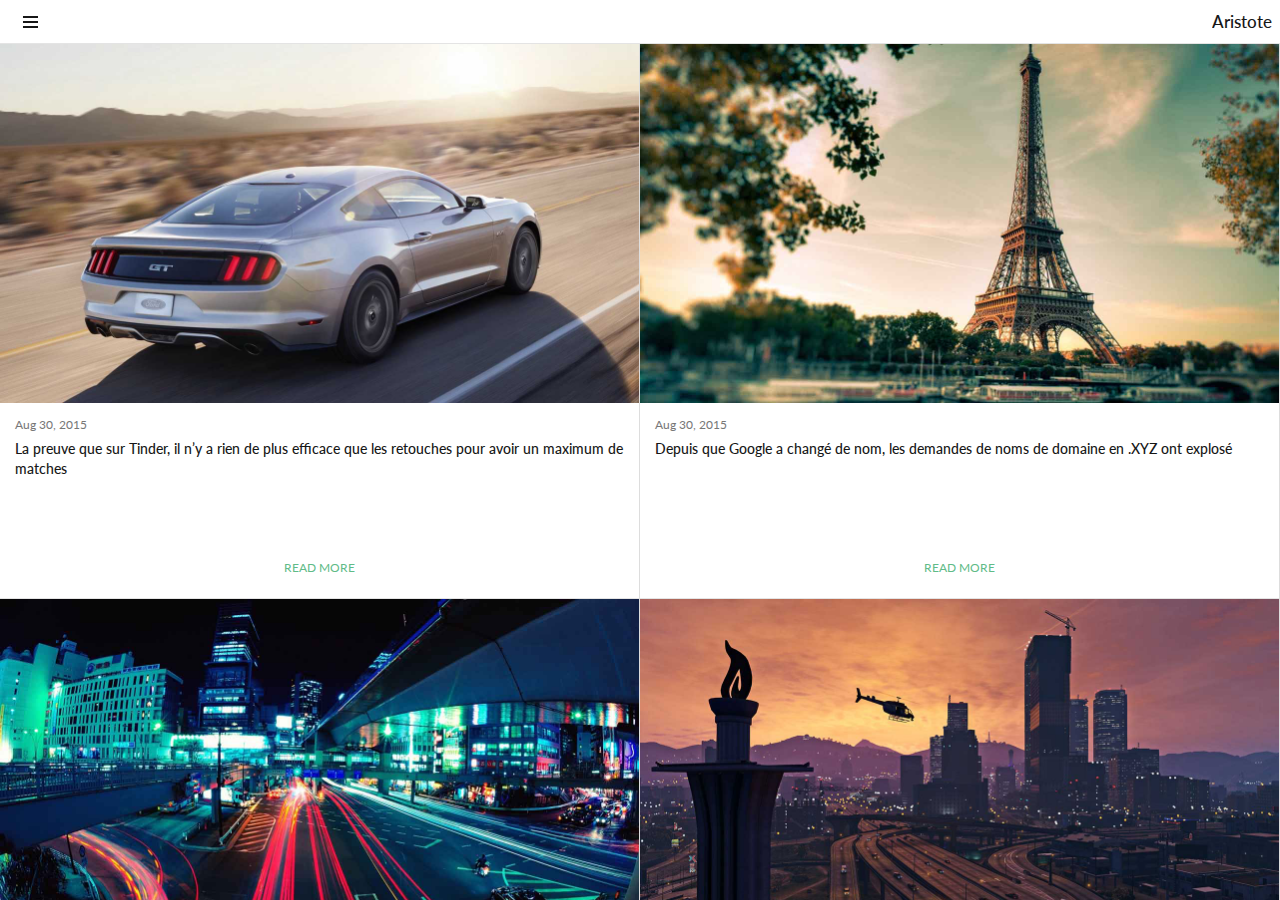
<file: index1.html>
<!DOCTYPE html>
<html>

<head>
    <meta charset="utf-8">
    <meta name="viewport" content="width=device-width, initial-scale=1, maximum-scale=1, minimum-scale=1, user-scalable=no, minimal-ui">
    <meta name="apple-mobile-web-app-capable" content="yes">
    <meta name="apple-mobile-web-app-status-bar-style" content="black">
    <title>Aristote Template</title>
    <link rel="shortcut icon" href="icon/icon.png" type="image/x-icon" />
    <link rel="apple-touch-icon" href="icon/icon.png">
    <link rel="apple-touch-icon-precomposed" href="icon/icon.png">
    <link href='http://fonts.googleapis.com/css?family=Lato:300,400,700,900' rel='stylesheet' type='text/css'>
    <link href='http://fonts.googleapis.com/css?family=PT+Serif' rel='stylesheet' type='text/css'>
    <link rel="stylesheet" href="https://maxcdn.bootstrapcdn.com/font-awesome/4.4.0/css/font-awesome.min.css">
    <link rel="stylesheet" href="css/themify-icons.css">
    <link rel="stylesheet" href="css/framework7.min.css">
    <link rel="stylesheet" href="css/my-app.css">
</head>

<body>
    <div class="views">
        <div class="view view-main">
            <div class="navbar">
                <div class="navbar-inner">
                    <div class="left">
                        <a href="#" class="link icon-only open-panel">
                            <span class="ti-menu"></span>
                        </a>
                    </div>
                    <div class="center sliding">Aristote</div>
                </div>
            </div>
            <div class="pages navbar-through toolbar-through">
                <div data-page="index" class="page">
                    <div class="page-content">

                        <div class="content-block home0">
                            <div class="row no-gutter">

                                <div class="col-50 home0">
                                    <article class="home0">
                                        <div class="list-block media-list">
                                            <img class="article home0" src="img/article1.jpg">
                                            <div class="time home0">
                                                <time datetime="2015-08-30">Aug 30, 2015</time>
                                            </div>
                                            <h1 class="article-title home0">
La preuve que sur Tinder, il n’y a rien de plus efficace que les retouches pour avoir un maximum de matches 
</h1>
                                            <a class="readmore" href="article.html" class="link">Read more</a>
                                            <div class="separator"></div>
                                        </div>
                                    </article>
                                </div>

                                <div class="col-50 home0">
                                    <article class="home0">
                                        <div class="list-block media-list">
                                            <img class="article home0" src="img/article2.jpg">
                                            <div class="time home0">
                                                <time datetime="2015-08-30">Aug 30, 2015</time>
                                            </div>
                                            <h1 class="article-title home0">
Depuis que Google a changé de nom, les demandes de noms de domaine en .XYZ ont explosé
</h1>
                                            <a class="readmore" href="article1.html" class="link">Read more</a>
                                            <div class="separator"></div>
                                        </div>
                                    </article>
                                </div>

                                <div class="col-50 home0">
                                    <article class="home0">
                                        <div class="list-block media-list">
                                            <img class="article home0" src="img/article3.jpg">
                                            <div class="time home0">
                                                <time datetime="2015-08-30">Aug 29, 2015</time>
                                            </div>
                                            <h1 class="article-title home0">
Le Galaxy Note 5 a une plus « petite » batterie, mais une meilleure autonomie que le Note 4
</h1>
                                            <a class="readmore" href="article2.html" class="link">Read more</a>
                                            <div class="separator"></div>
                                        </div>
                                    </article>
                                </div>

                                <div class="col-50 home0">
                                    <article class="home0">
                                        <div class="list-block media-list">
                                            <img class="article home0" src="img/article4.jpg">
                                            <div class="time home0">
                                                <time datetime="2015-08-30">Aug 29, 2015</time>
                                            </div>
                                            <h1 class="article-title home0">
Projet Ara : Google décide de retarder la sortie de son smartphone modulaire
</h1>
                                            <a class="readmore" href="article3.html" class="link">Read more</a>
                                            <div class="separator"></div>
                                        </div>
                                    </article>
                                </div>

                                <div class="col-50 home0">
                                    <article class="home0">
                                        <div class="list-block media-list">
                                            <img class="article home0" src="img/article5.jpg">
                                            <div class="time home0">
                                                <time datetime="2015-08-30">Aug 28, 2015</time>
                                            </div>
                                            <h1 class="article-title home0">
<span class="live">EN DIRECT</span> Salon Auto Genève 2015 le Live des nouveautés
</h1>
                                            <a class="readmore" href="#" class="link">Read more</a>
                                            <div class="separator"></div>
                                        </div>
                                    </article>
                                </div>

                                <div class="col-50 home0">
                                    <article class="home0">
                                        <div class="list-block media-list">
                                            <img class="article home0" src="img/article6.jpg">
                                            <div class="time home0">
                                                <time datetime="2015-08-30">Aug 28, 2015</time>
                                            </div>
                                            <h1 class="article-title home0">
Los Angeles Bird's-eye Overview from Griffiths Observatory, California
</h1>
                                            <a class="readmore" href="#" class="link">Read more</a>
                                            <div class="separator"></div>
                                        </div>
                                    </article>
                                </div>

                            </div>
                        </div>

                    </div>
                </div>
            </div>
        </div>
    </div>
    <script type="text/javascript" src="https://code.jquery.com/jquery-1.11.3.min.js"></script>
    <script type="text/javascript" src="js/framework7.min.js"></script>
    <script type="text/javascript" src="js/jquery.simpleWeather.js"></script>
    <script type="text/javascript" src="http://maps.google.com/maps/api/js?sensor=false"></script>
    <script type="text/javascript" src="js/my-app.js"></script>
</body>

</html>
</file>
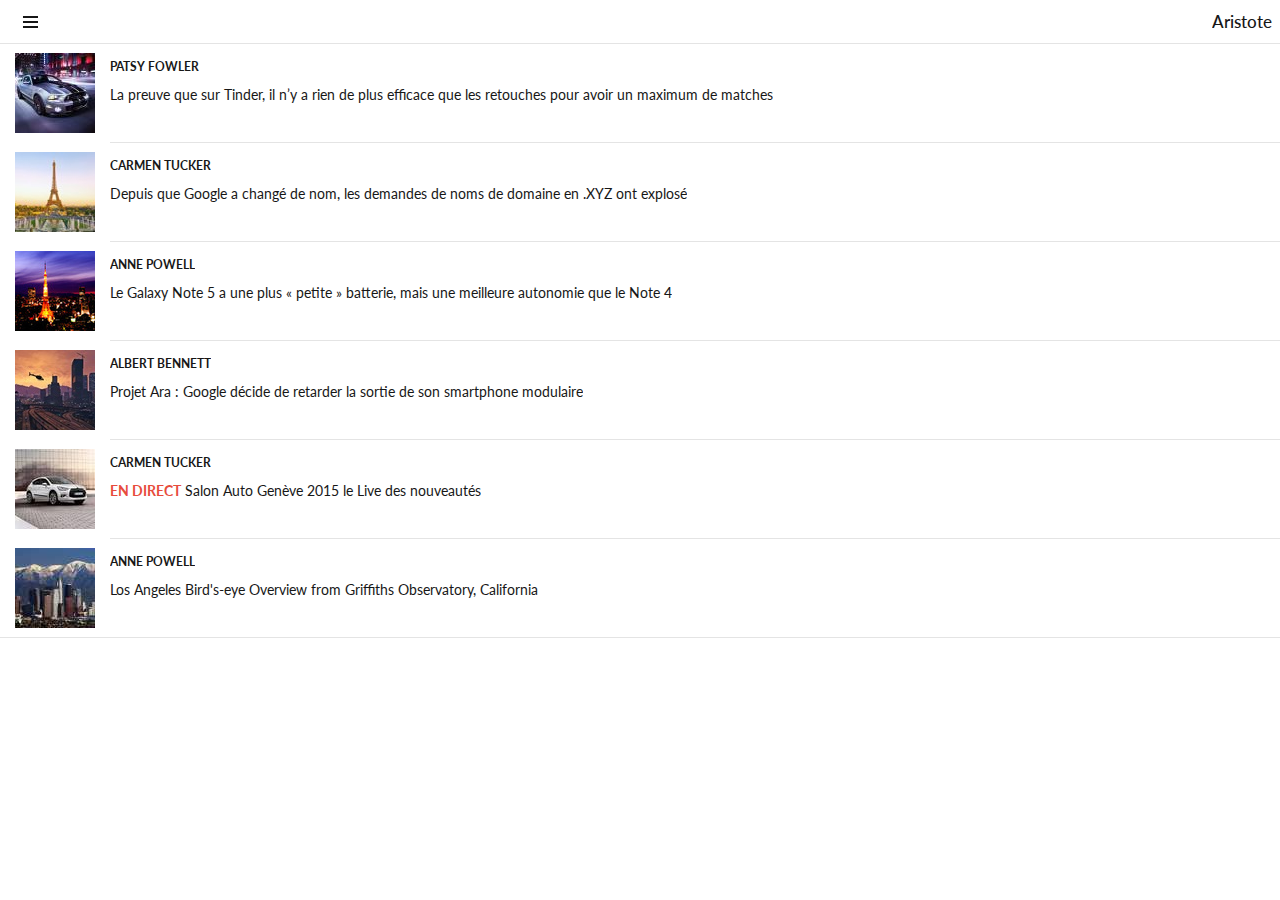
<file: index2.html>
<!DOCTYPE html>
<html>
  <head>
    <meta charset="utf-8">
    <meta name="viewport" content="width=device-width, initial-scale=1, maximum-scale=1, minimum-scale=1, user-scalable=no, minimal-ui">
    <meta name="apple-mobile-web-app-capable" content="yes">
    <meta name="apple-mobile-web-app-status-bar-style" content="black">
    <title>Aristote Template</title>
    <link rel="shortcut icon" href="icon/icon.png" type="image/x-icon" />
    <link rel="apple-touch-icon" href="icon/icon.png">
    <link rel="apple-touch-icon-precomposed" href="icon/icon.png">
    <link href='http://fonts.googleapis.com/css?family=Lato:300,400,700,900' rel='stylesheet' type='text/css'>
    <link href='http://fonts.googleapis.com/css?family=PT+Serif' rel='stylesheet' type='text/css'>
    <link rel="stylesheet" href="https://maxcdn.bootstrapcdn.com/font-awesome/4.4.0/css/font-awesome.min.css">
    <link rel="stylesheet" href="css/themify-icons.css">
    <link rel="stylesheet" href="css/framework7.min.css">
    <link rel="stylesheet" href="css/my-app.css">
  </head>
  <body>
    <div class="views">
      <div class="view view-main">
        <div class="navbar">
          <div class="navbar-inner">
            <div class="left">
                <a href="#" class="link icon-only open-panel">             
                    <span class="ti-menu"></span>
                </a>
            </div>
            <div class="center sliding">Aristote</div>
          </div>
        </div>
        <div class="pages navbar-through toolbar-through">
          <div data-page="index" class="page">
            <div class="page-content">
             
            <div class="list-block media-list home1">
                <ul class="home1">
                    <li>
                        <a href="article.html" class="item-link item-content">
                            <div class="item-media">
                                <img class="next-article" src="img/article1_80x80.jpg" />
                            </div>
                            <div class="item-inner">
                                <div class="item-title-row">
                                    <div class="item-title next-article">Patsy Fowler</div>
                                </div>
                                <div class="item-title-row">
                                    <div class="item-text next-article">La preuve que sur Tinder, il n’y a rien de plus efficace que les retouches pour avoir un maximum de matches</div>
                                </div>
                            </div>
                        </a>
                    </li>
                    <li>
                        <a href="article1.html" class="item-link item-content">
                            <div class="item-media">
                                <img class="next-article" src="img/article2_80x80.jpg" />
                            </div>
                            <div class="item-inner">
                                <div class="item-title-row">
                                    <div class="item-title next-article">Carmen Tucker</div>
                                </div>
                                <div class="item-title-row">
                                    <div class="item-text next-article">Depuis que Google a changé de nom, les demandes de noms de domaine en .XYZ ont explosé</div>
                                </div>
                            </div>
                        </a>
                    </li>
                    <li>
                        <a href="article2.html" class="item-link item-content">
                            <div class="item-media">
                                <img class="next-article" src="img/article3_80x80.jpg" />
                            </div>
                            <div class="item-inner">
                                <div class="item-title-row">
                                    <div class="item-title next-article">Anne Powell</div>
                                </div>
                                <div class="item-title-row">
                                    <div class="item-text next-article">Le Galaxy Note 5 a une plus « petite » batterie, mais une meilleure autonomie que le Note 4</div>
                                </div>
                            </div>
                        </a>
                    </li>
                    <li>
                        <a href="article3.html" class="item-link item-content">
                            <div class="item-media">
                                <img class="next-article" src="img/article4_80x80.jpg" />
                            </div>
                            <div class="item-inner">
                                <div class="item-title-row">
                                    <div class="item-title next-article">Albert Bennett</div>
                                </div>
                                <div class="item-title-row">
                                    <div class="item-text next-article">Projet Ara : Google décide de retarder la sortie de son smartphone modulaire</div>
                                </div>
                            </div>
                        </a>
                    </li>
                    <li>
                        <a href="#" class="item-link item-content">
                            <div class="item-media">
                                <img class="next-article" src="img/article5_80x80.jpg" />
                            </div>
                            <div class="item-inner">
                                <div class="item-title-row">
                                    <div class="item-title next-article">Carmen Tucker</div>
                                </div>
                                <div class="item-title-row">
                                    <div class="item-text next-article"><span class="live">EN DIRECT</span> Salon Auto Genève 2015 le Live des nouveautés</div>
                                </div>
                            </div>
                        </a>
                    </li>
                    <li>
                        <a href="#" class="item-link item-content">
                            <div class="item-media">
                                <img class="next-article" src="img/article6_80x80.jpg" />
                            </div>
                            <div class="item-inner">
                                <div class="item-title-row">
                                    <div class="item-title next-article">Anne Powell</div>
                                </div>
                                <div class="item-title-row">
                                    <div class="item-text next-article">Los Angeles Bird's-eye Overview from Griffiths Observatory, California</div>
                                </div>
                            </div>
                        </a>
                    </li>
                </ul>
            </div>
                
          </div>
        </div>

      </div>
    </div>
    <script type="text/javascript" src="https://code.jquery.com/jquery-1.11.3.min.js"></script>
    <script type="text/javascript" src="js/framework7.min.js"></script>
    <script type="text/javascript" src="js/jquery.simpleWeather.js"></script>
    <script type="text/javascript" src="http://maps.google.com/maps/api/js?sensor=false"></script>
    <script type="text/javascript" src="js/my-app.js"></script>
  </body>
</html>
</file>
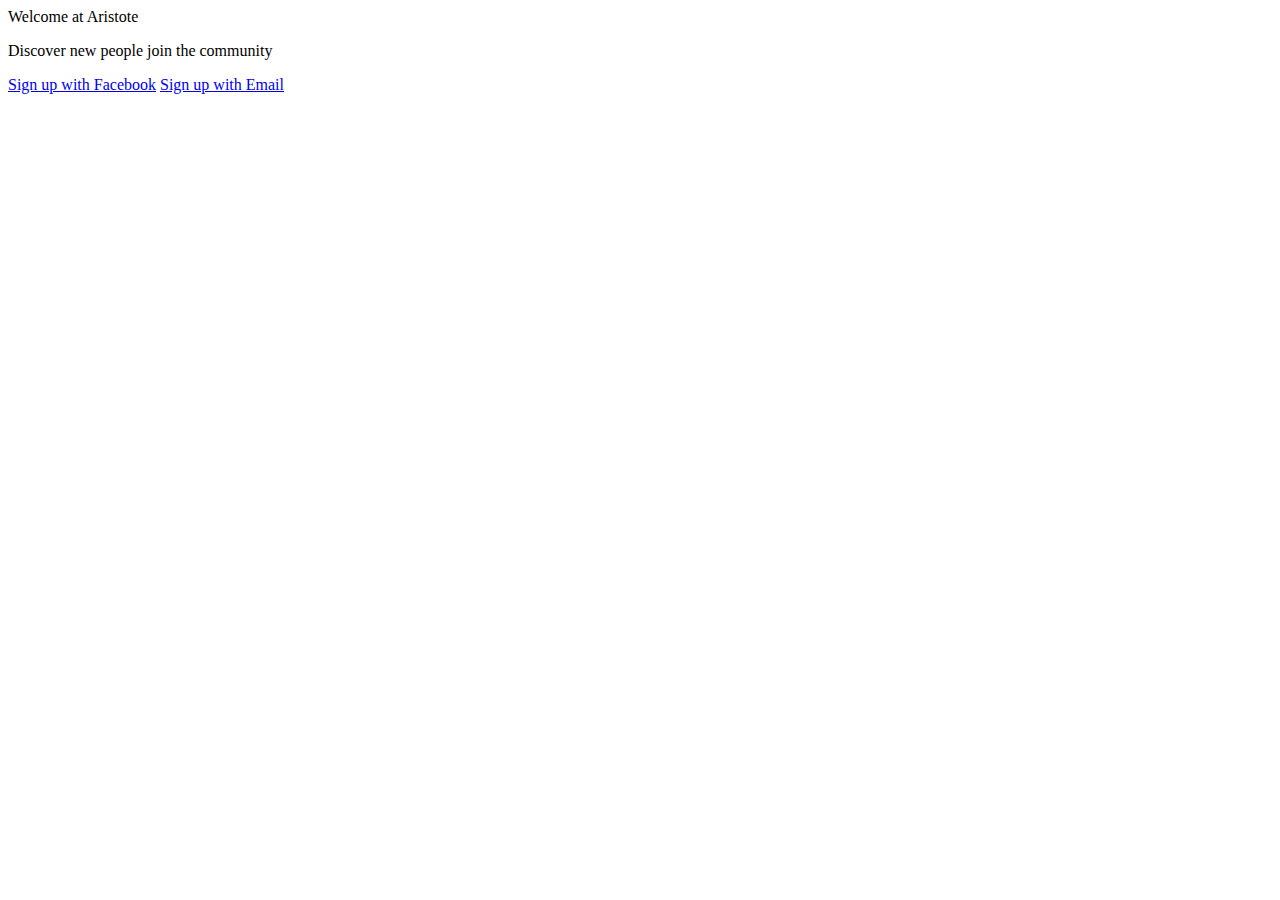
<file: login.html>
<body>
<div data-page="login-screen" class="page no-navbar no-toolbar no-swipeback">
  <div class="page-content login-screen-content">
    <div class="login-screen-title login">Welcome at Aristote</div>
    
    <div class="content-block login">
        <p class="intro">Discover new people join the community</p>
    </div>
    <div class="content-block button-connect">
        <a href="#" class="button button-big button-round facebook">Sign up with Facebook</a>
        <a href="index.html" class="button button-big button-round email">Sign up with Email</a>
    </div>

  </div>
</div>  
</body>
</file>
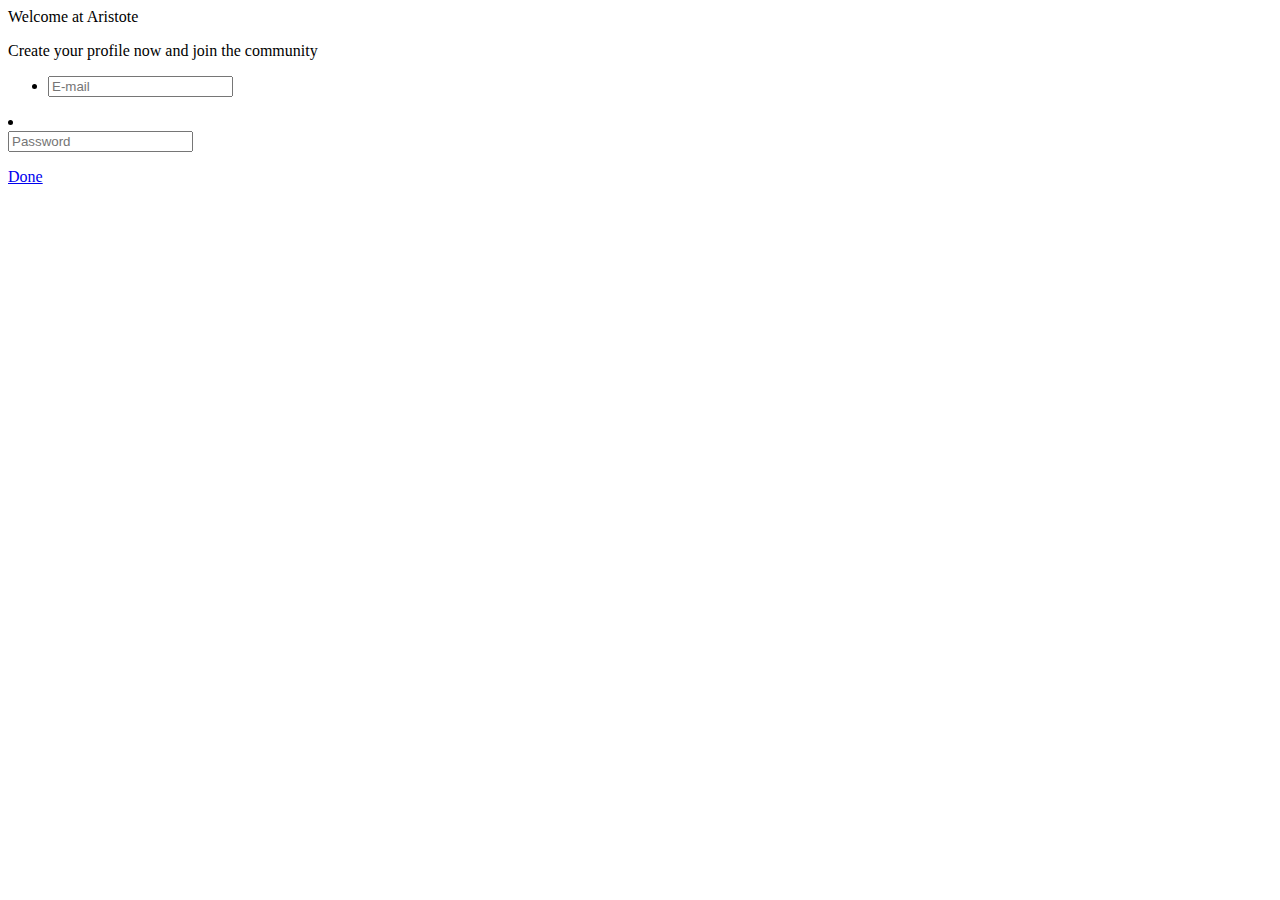
<file: login1.html>
<body>
    <div data-page="login-screen" class="page no-navbar no-toolbar no-swipeback">
        <div class="page-content login-screen-content">
            <div class="login-screen-title login">Welcome at Aristote</div>

            <div class="content-block login">
                <p class="intro">Create your profile now and join the community</p>
            </div>

            <form>
                <div class="list-block login">
                    <ul>
                        <li class="item-content">
                            <div class="item-inner">
                                <div class="item-input">
                                    <input class="style" type="email" name="email" placeholder="E-mail">
                                </div>
                            </div>
                        </li>
                </div>
                <div class="separator login1"></div>
                <div class="list-block login">
                    <li class="item-content">
                        <div class="item-inner">
                            <div class="item-input">
                                <input class="style" type="password" name="password" placeholder="Password">
                            </div>
                        </div>
                    </li>
                </div>
                </ul>
                <div class="separator login1"></div>
            </form>

            <div class="done"><a class="done" href="index.html" class="link">Done</a></div>
        </div>
    </div>
</body>
</file>
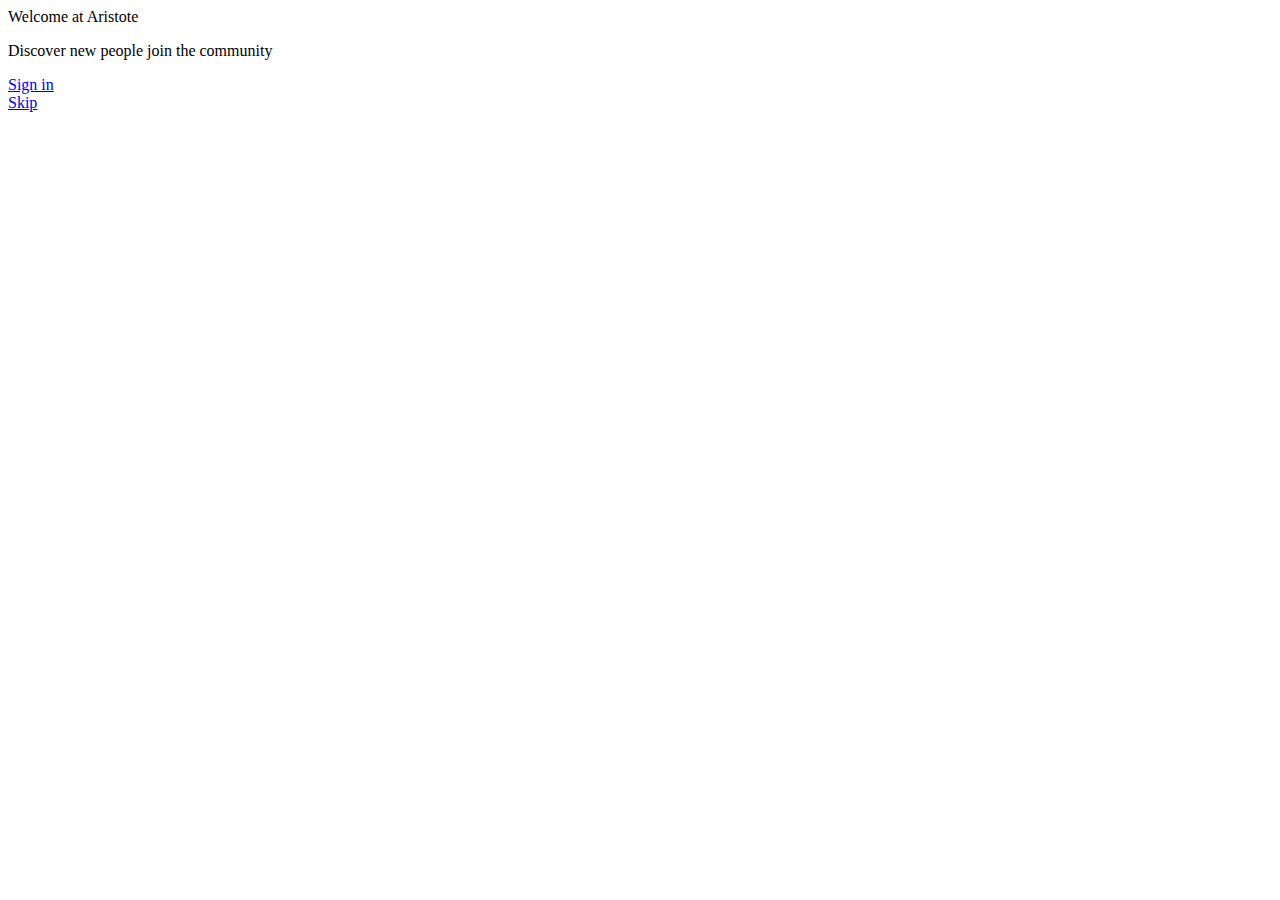
<file: login2.html>
<body>
<div data-page="login-screen" class="page no-navbar no-toolbar no-swipeback">
  <div class="page-content login-screen-content login2">
    <div class="login-screen-title login">Welcome at Aristote</div>
    
    <div class="content-block login">
        <p class="intro login2">Discover new people join the community</p>
    </div>
    <div class="content-block button-connect">
        <a href="index.html" class="button button-big button-round login2">Sign in</a>
    </div>
    
    <div class="skip"><a class="skip" href="index.html" class="link">Skip</a></div>

  </div>
</div>  
</body>
</file>
<file: css/themify-icons.css>
@font-face {
	font-family: 'themify';
	src:url('fonts/themify.eot?-fvbane');
	src:url('fonts/themify.eot?#iefix-fvbane') format('embedded-opentype'),
		url('fonts/themify.woff?-fvbane') format('woff'),
		url('fonts/themify.ttf?-fvbane') format('truetype'),
		url('fonts/themify.svg?-fvbane#themify') format('svg');
	font-weight: normal;
	font-style: normal;
}

[class^="ti-"], [class*=" ti-"] {
	font-family: 'themify';
	speak: none;
	font-style: normal;
	font-weight: normal;
	font-variant: normal;
	text-transform: none;
	line-height: 1;

	/* Better Font Rendering =========== */
	-webkit-font-smoothing: antialiased;
	-moz-osx-font-smoothing: grayscale;
}

.ti-wand:before {
	content: "\e600";
}
.ti-volume:before {
	content: "\e601";
}
.ti-user:before {
	content: "\e602";
}
.ti-unlock:before {
	content: "\e603";
}
.ti-unlink:before {
	content: "\e604";
}
.ti-trash:before {
	content: "\e605";
}
.ti-thought:before {
	content: "\e606";
}
.ti-target:before {
	content: "\e607";
}
.ti-tag:before {
	content: "\e608";
}
.ti-tablet:before {
	content: "\e609";
}
.ti-star:before {
	content: "\e60a";
}
.ti-spray:before {
	content: "\e60b";
}
.ti-signal:before {
	content: "\e60c";
}
.ti-shopping-cart:before {
	content: "\e60d";
}
.ti-shopping-cart-full:before {
	content: "\e60e";
}
.ti-settings:before {
	content: "\e60f";
}
.ti-search:before {
	content: "\e610";
}
.ti-zoom-in:before {
	content: "\e611";
}
.ti-zoom-out:before {
	content: "\e612";
}
.ti-cut:before {
	content: "\e613";
}
.ti-ruler:before {
	content: "\e614";
}
.ti-ruler-pencil:before {
	content: "\e615";
}
.ti-ruler-alt:before {
	content: "\e616";
}
.ti-bookmark:before {
	content: "\e617";
}
.ti-bookmark-alt:before {
	content: "\e618";
}
.ti-reload:before {
	content: "\e619";
}
.ti-plus:before {
	content: "\e61a";
}
.ti-pin:before {
	content: "\e61b";
}
.ti-pencil:before {
	content: "\e61c";
}
.ti-pencil-alt:before {
	content: "\e61d";
}
.ti-paint-roller:before {
	content: "\e61e";
}
.ti-paint-bucket:before {
	content: "\e61f";
}
.ti-na:before {
	content: "\e620";
}
.ti-mobile:before {
	content: "\e621";
}
.ti-minus:before {
	content: "\e622";
}
.ti-medall:before {
	content: "\e623";
}
.ti-medall-alt:before {
	content: "\e624";
}
.ti-marker:before {
	content: "\e625";
}
.ti-marker-alt:before {
	content: "\e626";
}
.ti-arrow-up:before {
	content: "\e627";
}
.ti-arrow-right:before {
	content: "\e628";
}
.ti-arrow-left:before {
	content: "\e629";
}
.ti-arrow-down:before {
	content: "\e62a";
}
.ti-lock:before {
	content: "\e62b";
}
.ti-location-arrow:before {
	content: "\e62c";
}
.ti-link:before {
	content: "\e62d";
}
.ti-layout:before {
	content: "\e62e";
}
.ti-layers:before {
	content: "\e62f";
}
.ti-layers-alt:before {
	content: "\e630";
}
.ti-key:before {
	content: "\e631";
}
.ti-import:before {
	content: "\e632";
}
.ti-image:before {
	content: "\e633";
}
.ti-heart:before {
	content: "\e634";
}
.ti-heart-broken:before {
	content: "\e635";
}
.ti-hand-stop:before {
	content: "\e636";
}
.ti-hand-open:before {
	content: "\e637";
}
.ti-hand-drag:before {
	content: "\e638";
}
.ti-folder:before {
	content: "\e639";
}
.ti-flag:before {
	content: "\e63a";
}
.ti-flag-alt:before {
	content: "\e63b";
}
.ti-flag-alt-2:before {
	content: "\e63c";
}
.ti-eye:before {
	content: "\e63d";
}
.ti-export:before {
	content: "\e63e";
}
.ti-exchange-vertical:before {
	content: "\e63f";
}
.ti-desktop:before {
	content: "\e640";
}
.ti-cup:before {
	content: "\e641";
}
.ti-crown:before {
	content: "\e642";
}
.ti-comments:before {
	content: "\e643";
}
.ti-comment:before {
	content: "\e644";
}
.ti-comment-alt:before {
	content: "\e645";
}
.ti-close:before {
	content: "\e646";
}
.ti-clip:before {
	content: "\e647";
}
.ti-angle-up:before {
	content: "\e648";
}
.ti-angle-right:before {
	content: "\e649";
}
.ti-angle-left:before {
	content: "\e64a";
}
.ti-angle-down:before {
	content: "\e64b";
}
.ti-check:before {
	content: "\e64c";
}
.ti-check-box:before {
	content: "\e64d";
}
.ti-camera:before {
	content: "\e64e";
}
.ti-announcement:before {
	content: "\e64f";
}
.ti-brush:before {
	content: "\e650";
}
.ti-briefcase:before {
	content: "\e651";
}
.ti-bolt:before {
	content: "\e652";
}
.ti-bolt-alt:before {
	content: "\e653";
}
.ti-blackboard:before {
	content: "\e654";
}
.ti-bag:before {
	content: "\e655";
}
.ti-move:before {
	content: "\e656";
}
.ti-arrows-vertical:before {
	content: "\e657";
}
.ti-arrows-horizontal:before {
	content: "\e658";
}
.ti-fullscreen:before {
	content: "\e659";
}
.ti-arrow-top-right:before {
	content: "\e65a";
}
.ti-arrow-top-left:before {
	content: "\e65b";
}
.ti-arrow-circle-up:before {
	content: "\e65c";
}
.ti-arrow-circle-right:before {
	content: "\e65d";
}
.ti-arrow-circle-left:before {
	content: "\e65e";
}
.ti-arrow-circle-down:before {
	content: "\e65f";
}
.ti-angle-double-up:before {
	content: "\e660";
}
.ti-angle-double-right:before {
	content: "\e661";
}
.ti-angle-double-left:before {
	content: "\e662";
}
.ti-angle-double-down:before {
	content: "\e663";
}
.ti-zip:before {
	content: "\e664";
}
.ti-world:before {
	content: "\e665";
}
.ti-wheelchair:before {
	content: "\e666";
}
.ti-view-list:before {
	content: "\e667";
}
.ti-view-list-alt:before {
	content: "\e668";
}
.ti-view-grid:before {
	content: "\e669";
}
.ti-uppercase:before {
	content: "\e66a";
}
.ti-upload:before {
	content: "\e66b";
}
.ti-underline:before {
	content: "\e66c";
}
.ti-truck:before {
	content: "\e66d";
}
.ti-timer:before {
	content: "\e66e";
}
.ti-ticket:before {
	content: "\e66f";
}
.ti-thumb-up:before {
	content: "\e670";
}
.ti-thumb-down:before {
	content: "\e671";
}
.ti-text:before {
	content: "\e672";
}
.ti-stats-up:before {
	content: "\e673";
}
.ti-stats-down:before {
	content: "\e674";
}
.ti-split-v:before {
	content: "\e675";
}
.ti-split-h:before {
	content: "\e676";
}
.ti-smallcap:before {
	content: "\e677";
}
.ti-shine:before {
	content: "\e678";
}
.ti-shift-right:before {
	content: "\e679";
}
.ti-shift-left:before {
	content: "\e67a";
}
.ti-shield:before {
	content: "\e67b";
}
.ti-notepad:before {
	content: "\e67c";
}
.ti-server:before {
	content: "\e67d";
}
.ti-quote-right:before {
	content: "\e67e";
}
.ti-quote-left:before {
	content: "\e67f";
}
.ti-pulse:before {
	content: "\e680";
}
.ti-printer:before {
	content: "\e681";
}
.ti-power-off:before {
	content: "\e682";
}
.ti-plug:before {
	content: "\e683";
}
.ti-pie-chart:before {
	content: "\e684";
}
.ti-paragraph:before {
	content: "\e685";
}
.ti-panel:before {
	content: "\e686";
}
.ti-package:before {
	content: "\e687";
}
.ti-music:before {
	content: "\e688";
}
.ti-music-alt:before {
	content: "\e689";
}
.ti-mouse:before {
	content: "\e68a";
}
.ti-mouse-alt:before {
	content: "\e68b";
}
.ti-money:before {
	content: "\e68c";
}
.ti-microphone:before {
	content: "\e68d";
}
.ti-menu:before {
	content: "\e68e";
}
.ti-menu-alt:before {
	content: "\e68f";
}
.ti-map:before {
	content: "\e690";
}
.ti-map-alt:before {
	content: "\e691";
}
.ti-loop:before {
	content: "\e692";
}
.ti-location-pin:before {
	content: "\e693";
}
.ti-list:before {
	content: "\e694";
}
.ti-light-bulb:before {
	content: "\e695";
}
.ti-Italic:before {
	content: "\e696";
}
.ti-info:before {
	content: "\e697";
}
.ti-infinite:before {
	content: "\e698";
}
.ti-id-badge:before {
	content: "\e699";
}
.ti-hummer:before {
	content: "\e69a";
}
.ti-home:before {
	content: "\e69b";
}
.ti-help:before {
	content: "\e69c";
}
.ti-headphone:before {
	content: "\e69d";
}
.ti-harddrives:before {
	content: "\e69e";
}
.ti-harddrive:before {
	content: "\e69f";
}
.ti-gift:before {
	content: "\e6a0";
}
.ti-game:before {
	content: "\e6a1";
}
.ti-filter:before {
	content: "\e6a2";
}
.ti-files:before {
	content: "\e6a3";
}
.ti-file:before {
	content: "\e6a4";
}
.ti-eraser:before {
	content: "\e6a5";
}
.ti-envelope:before {
	content: "\e6a6";
}
.ti-download:before {
	content: "\e6a7";
}
.ti-direction:before {
	content: "\e6a8";
}
.ti-direction-alt:before {
	content: "\e6a9";
}
.ti-dashboard:before {
	content: "\e6aa";
}
.ti-control-stop:before {
	content: "\e6ab";
}
.ti-control-shuffle:before {
	content: "\e6ac";
}
.ti-control-play:before {
	content: "\e6ad";
}
.ti-control-pause:before {
	content: "\e6ae";
}
.ti-control-forward:before {
	content: "\e6af";
}
.ti-control-backward:before {
	content: "\e6b0";
}
.ti-cloud:before {
	content: "\e6b1";
}
.ti-cloud-up:before {
	content: "\e6b2";
}
.ti-cloud-down:before {
	content: "\e6b3";
}
.ti-clipboard:before {
	content: "\e6b4";
}
.ti-car:before {
	content: "\e6b5";
}
.ti-calendar:before {
	content: "\e6b6";
}
.ti-book:before {
	content: "\e6b7";
}
.ti-bell:before {
	content: "\e6b8";
}
.ti-basketball:before {
	content: "\e6b9";
}
.ti-bar-chart:before {
	content: "\e6ba";
}
.ti-bar-chart-alt:before {
	content: "\e6bb";
}
.ti-back-right:before {
	content: "\e6bc";
}
.ti-back-left:before {
	content: "\e6bd";
}
.ti-arrows-corner:before {
	content: "\e6be";
}
.ti-archive:before {
	content: "\e6bf";
}
.ti-anchor:before {
	content: "\e6c0";
}
.ti-align-right:before {
	content: "\e6c1";
}
.ti-align-left:before {
	content: "\e6c2";
}
.ti-align-justify:before {
	content: "\e6c3";
}
.ti-align-center:before {
	content: "\e6c4";
}
.ti-alert:before {
	content: "\e6c5";
}
.ti-alarm-clock:before {
	content: "\e6c6";
}
.ti-agenda:before {
	content: "\e6c7";
}
.ti-write:before {
	content: "\e6c8";
}
.ti-window:before {
	content: "\e6c9";
}
.ti-widgetized:before {
	content: "\e6ca";
}
.ti-widget:before {
	content: "\e6cb";
}
.ti-widget-alt:before {
	content: "\e6cc";
}
.ti-wallet:before {
	content: "\e6cd";
}
.ti-video-clapper:before {
	content: "\e6ce";
}
.ti-video-camera:before {
	content: "\e6cf";
}
.ti-vector:before {
	content: "\e6d0";
}
.ti-themify-logo:before {
	content: "\e6d1";
}
.ti-themify-favicon:before {
	content: "\e6d2";
}
.ti-themify-favicon-alt:before {
	content: "\e6d3";
}
.ti-support:before {
	content: "\e6d4";
}
.ti-stamp:before {
	content: "\e6d5";
}
.ti-split-v-alt:before {
	content: "\e6d6";
}
.ti-slice:before {
	content: "\e6d7";
}
.ti-shortcode:before {
	content: "\e6d8";
}
.ti-shift-right-alt:before {
	content: "\e6d9";
}
.ti-shift-left-alt:before {
	content: "\e6da";
}
.ti-ruler-alt-2:before {
	content: "\e6db";
}
.ti-receipt:before {
	content: "\e6dc";
}
.ti-pin2:before {
	content: "\e6dd";
}
.ti-pin-alt:before {
	content: "\e6de";
}
.ti-pencil-alt2:before {
	content: "\e6df";
}
.ti-palette:before {
	content: "\e6e0";
}
.ti-more:before {
	content: "\e6e1";
}
.ti-more-alt:before {
	content: "\e6e2";
}
.ti-microphone-alt:before {
	content: "\e6e3";
}
.ti-magnet:before {
	content: "\e6e4";
}
.ti-line-double:before {
	content: "\e6e5";
}
.ti-line-dotted:before {
	content: "\e6e6";
}
.ti-line-dashed:before {
	content: "\e6e7";
}
.ti-layout-width-full:before {
	content: "\e6e8";
}
.ti-layout-width-default:before {
	content: "\e6e9";
}
.ti-layout-width-default-alt:before {
	content: "\e6ea";
}
.ti-layout-tab:before {
	content: "\e6eb";
}
.ti-layout-tab-window:before {
	content: "\e6ec";
}
.ti-layout-tab-v:before {
	content: "\e6ed";
}
.ti-layout-tab-min:before {
	content: "\e6ee";
}
.ti-layout-slider:before {
	content: "\e6ef";
}
.ti-layout-slider-alt:before {
	content: "\e6f0";
}
.ti-layout-sidebar-right:before {
	content: "\e6f1";
}
.ti-layout-sidebar-none:before {
	content: "\e6f2";
}
.ti-layout-sidebar-left:before {
	content: "\e6f3";
}
.ti-layout-placeholder:before {
	content: "\e6f4";
}
.ti-layout-menu:before {
	content: "\e6f5";
}
.ti-layout-menu-v:before {
	content: "\e6f6";
}
.ti-layout-menu-separated:before {
	content: "\e6f7";
}
.ti-layout-menu-full:before {
	content: "\e6f8";
}
.ti-layout-media-right-alt:before {
	content: "\e6f9";
}
.ti-layout-media-right:before {
	content: "\e6fa";
}
.ti-layout-media-overlay:before {
	content: "\e6fb";
}
.ti-layout-media-overlay-alt:before {
	content: "\e6fc";
}
.ti-layout-media-overlay-alt-2:before {
	content: "\e6fd";
}
.ti-layout-media-left-alt:before {
	content: "\e6fe";
}
.ti-layout-media-left:before {
	content: "\e6ff";
}
.ti-layout-media-center-alt:before {
	content: "\e700";
}
.ti-layout-media-center:before {
	content: "\e701";
}
.ti-layout-list-thumb:before {
	content: "\e702";
}
.ti-layout-list-thumb-alt:before {
	content: "\e703";
}
.ti-layout-list-post:before {
	content: "\e704";
}
.ti-layout-list-large-image:before {
	content: "\e705";
}
.ti-layout-line-solid:before {
	content: "\e706";
}
.ti-layout-grid4:before {
	content: "\e707";
}
.ti-layout-grid3:before {
	content: "\e708";
}
.ti-layout-grid2:before {
	content: "\e709";
}
.ti-layout-grid2-thumb:before {
	content: "\e70a";
}
.ti-layout-cta-right:before {
	content: "\e70b";
}
.ti-layout-cta-left:before {
	content: "\e70c";
}
.ti-layout-cta-center:before {
	content: "\e70d";
}
.ti-layout-cta-btn-right:before {
	content: "\e70e";
}
.ti-layout-cta-btn-left:before {
	content: "\e70f";
}
.ti-layout-column4:before {
	content: "\e710";
}
.ti-layout-column3:before {
	content: "\e711";
}
.ti-layout-column2:before {
	content: "\e712";
}
.ti-layout-accordion-separated:before {
	content: "\e713";
}
.ti-layout-accordion-merged:before {
	content: "\e714";
}
.ti-layout-accordion-list:before {
	content: "\e715";
}
.ti-ink-pen:before {
	content: "\e716";
}
.ti-info-alt:before {
	content: "\e717";
}
.ti-help-alt:before {
	content: "\e718";
}
.ti-headphone-alt:before {
	content: "\e719";
}
.ti-hand-point-up:before {
	content: "\e71a";
}
.ti-hand-point-right:before {
	content: "\e71b";
}
.ti-hand-point-left:before {
	content: "\e71c";
}
.ti-hand-point-down:before {
	content: "\e71d";
}
.ti-gallery:before {
	content: "\e71e";
}
.ti-face-smile:before {
	content: "\e71f";
}
.ti-face-sad:before {
	content: "\e720";
}
.ti-credit-card:before {
	content: "\e721";
}
.ti-control-skip-forward:before {
	content: "\e722";
}
.ti-control-skip-backward:before {
	content: "\e723";
}
.ti-control-record:before {
	content: "\e724";
}
.ti-control-eject:before {
	content: "\e725";
}
.ti-comments-smiley:before {
	content: "\e726";
}
.ti-brush-alt:before {
	content: "\e727";
}
.ti-youtube:before {
	content: "\e728";
}
.ti-vimeo:before {
	content: "\e729";
}
.ti-twitter:before {
	content: "\e72a";
}
.ti-time:before {
	content: "\e72b";
}
.ti-tumblr:before {
	content: "\e72c";
}
.ti-skype:before {
	content: "\e72d";
}
.ti-share:before {
	content: "\e72e";
}
.ti-share-alt:before {
	content: "\e72f";
}
.ti-rocket:before {
	content: "\e730";
}
.ti-pinterest:before {
	content: "\e731";
}
.ti-new-window:before {
	content: "\e732";
}
.ti-microsoft:before {
	content: "\e733";
}
.ti-list-ol:before {
	content: "\e734";
}
.ti-linkedin:before {
	content: "\e735";
}
.ti-layout-sidebar-2:before {
	content: "\e736";
}
.ti-layout-grid4-alt:before {
	content: "\e737";
}
.ti-layout-grid3-alt:before {
	content: "\e738";
}
.ti-layout-grid2-alt:before {
	content: "\e739";
}
.ti-layout-column4-alt:before {
	content: "\e73a";
}
.ti-layout-column3-alt:before {
	content: "\e73b";
}
.ti-layout-column2-alt:before {
	content: "\e73c";
}
.ti-instagram:before {
	content: "\e73d";
}
.ti-google:before {
	content: "\e73e";
}
.ti-github:before {
	content: "\e73f";
}
.ti-flickr:before {
	content: "\e740";
}
.ti-facebook:before {
	content: "\e741";
}
.ti-dropbox:before {
	content: "\e742";
}
.ti-dribbble:before {
	content: "\e743";
}
.ti-apple:before {
	content: "\e744";
}
.ti-android:before {
	content: "\e745";
}
.ti-save:before {
	content: "\e746";
}
.ti-save-alt:before {
	content: "\e747";
}
.ti-yahoo:before {
	content: "\e748";
}
.ti-wordpress:before {
	content: "\e749";
}
.ti-vimeo-alt:before {
	content: "\e74a";
}
.ti-twitter-alt:before {
	content: "\e74b";
}
.ti-tumblr-alt:before {
	content: "\e74c";
}
.ti-trello:before {
	content: "\e74d";
}
.ti-stack-overflow:before {
	content: "\e74e";
}
.ti-soundcloud:before {
	content: "\e74f";
}
.ti-sharethis:before {
	content: "\e750";
}
.ti-sharethis-alt:before {
	content: "\e751";
}
.ti-reddit:before {
	content: "\e752";
}
.ti-pinterest-alt:before {
	content: "\e753";
}
.ti-microsoft-alt:before {
	content: "\e754";
}
.ti-linux:before {
	content: "\e755";
}
.ti-jsfiddle:before {
	content: "\e756";
}
.ti-joomla:before {
	content: "\e757";
}
.ti-html5:before {
	content: "\e758";
}
.ti-flickr-alt:before {
	content: "\e759";
}
.ti-email:before {
	content: "\e75a";
}
.ti-drupal:before {
	content: "\e75b";
}
.ti-dropbox-alt:before {
	content: "\e75c";
}
.ti-css3:before {
	content: "\e75d";
}
.ti-rss:before {
	content: "\e75e";
}
.ti-rss-alt:before {
	content: "\e75f";
}
</file>
<file: css/my-app.css>
/*
===============================================
[Main stylesheet my-app.css]

Author:	        Guillaume Mickael
Version:	    1.5
Created:	    15.09.2015
Last updated:	19.11.2015
Template:	    Aristote - HTML Mobile and Tablet Template

[Table of Contents]

0. GENERAL
1. ICON
2. NAVBAR
3. MENU LEFT
4. MENU RIGHT
5. HOME THEME 1 (index1.html)
6. HOME THEME 3 (index3.html)
7. ARTICLE THEME 0 (article.html)
8. ARTICLE THEME 1 (article1.html)
9. ARTICLE THEME 2 (article2.html)
10. ARTICLE THEME 3 (article3.html)
12. WEATHER (weather.html)
12. MAP (map.html)
13. TRAFFIC (traffic.html)
14. LOGIN  (login.html)
15. LOGIN 1 (login1.html)
16. LOGIN 2 (login2.html)
17. LOGIN 3 (login3.html)
18. PROFILE (profile.html)
19. PROFILE 1 (profile1.html)
20. PROFILE 2 (profile2.html)
21. PROFILE 3 (profile3.html)
22. ACTIVITY (activity.html)
23. CHAT (chat.html)

=================================================
*/
@font-face {
  font-family: 'weather';
  src: url("fonts/Weather&Time.ttf") format("truetype");
  font-weight: normal;
  font-style: normal;
}
/* -----------------------------------*/
/* ---------->>> GENERAL <<<-----------*/
/* -----------------------------------*/
body {
  font-family: "Lato", sans-serif;
}

.statusbar-overlay{
    background: white;
}

.fa {
  font-size: 14px;
}

.list-block.media-list .item-link .item-title-row {
  background-image: none;
}

.page {
  background-color: white;
}

article {
  margin-top: 10px;
}

.actions-modal-group {
  margin: 0px;
}

.actions-modal-button:first-child,
.actions-modal-label:first-child {
  border-radius: 0px;
}

.actions-modal-button {
  color: #171717;
  font-size: 12px;
  font-weight: 700;
  text-transform: uppercase;
}

.actions-modal-button.actions-modal-button-bold,
.actions-modal-label.actions-modal-button-bold {
  font-weight: 700;
}

.color-red {
  color: #fc4849 !important;
}

.toolbar-through .page-content {
  padding-bottom: 0px;
}

.left {
  float: left;
}

.right {
  float: right;
}

.content-block-inner:before {
  background-color: #E4E4E4;
}

.content-block-inner:after {
  background-color: #E4E4E4;
}

.list-block .item-inner:before {
  background-color: #E4E4E4;
}

.list-block .item-inner:after {
  background-color: #E4E4E4;
}

.list-block ul:before {
  background-color: #E4E4E4;
}

.list-block ul:after {
  background-color: #E4E4E4;
}

.list-block textarea {
  font-size: 14px;
  color: #777777;
}

.list-block.media-list {
  margin: 0;
}

span.live {
  color: #e74c3c;
  font-weight: 700;
}

.content-block {
  color: #777;
}

.fav {
  color: #DD614A !important;
}

/* -----------------------------------*/
/* ---------->>> ICON <<<-----------*/
/* -----------------------------------*/
span.ti-menu,
span.ti-angle-left,
span.ti-export,
span.ti-user {
  color: #171717;
}

/* -----------------------------------*/
/* ---------->>> NAVBAR <<<-----------*/
/* -----------------------------------*/
.navbar {
  background: white;
  color: #171717;
  border-bottom: #E4E4E4 1px solid;
}

.navbar:after {
  height: 0px;
}

/* -----------------------------------*/
/* ---------->>>   MENU LEFT  <<<----------*/
/* -----------------------------------*/
.content-block.menu {
  margin: 0;
  color: white;
  font-weight: 300;
  font-size: 20px;
}

.panel {
  background-color: #171717;
}

.container {
  width: auto;
  margin: 50px auto;
}

.container > ul {
  list-style: none;
  padding: 0;
  margin: 0 0 20px 0;
}

.dropdown {
  position: relative;
}

.dropdown a {
  text-decoration: none;
}

.dropdown [data-toggle="dropdown"] {
  display: block;
  color: white;
  background: #171717;
  padding: 10px;
}

.dropdown [data-toggle="dropdown"]:hover {
  background: #171717;
}

.dropdown [data-toggle="dropdown"]:before {
  position: absolute;
  display: block;
  content: '\25BC';
  font-size: 0.7em;
  color: #fff;
  top: 12px;
  right: 10px;
  -moz-transform: rotate(0deg);
  -ms-transform: rotate(0deg);
  -webkit-transform: rotate(0deg);
  transform: rotate(0deg);
  -moz-transition: -moz-transform 0.6s;
  -o-transition: -o-transform 0.6s;
  -webkit-transition: -webkit-transform 0.6s;
  transition: transform 0.6s;
}

.dropdown [data-toggle="unique"] {
  display: block;
  color: white;
  background: #171717;
  padding: 10px;
}

.dropdown [data-toggle="unique"]:hover {
  background: #171717;
}

.dropdown [data-toggle="unique"]:before {
  position: absolute;
  display: block;
  font-size: 0.7em;
  color: #fff;
  top: 12px;
  right: 10px;
  -moz-transform: rotate(0deg);
  -ms-transform: rotate(0deg);
  -webkit-transform: rotate(0deg);
  transform: rotate(0deg);
  -moz-transition: -moz-transform 0.6s;
  -o-transition: -o-transform 0.6s;
  -webkit-transition: -webkit-transform 0.6s;
  transition: transform 0.6s;
}

.dropdown > .dropdown-menu {
  max-height: 0;
  overflow: hidden;
  list-style: none;
  padding: 0;
  margin: 0;
  -moz-transform: scaleY(0);
  -ms-transform: scaleY(0);
  -webkit-transform: scaleY(0);
  transform: scaleY(0);
  -moz-transform-origin: 50% 0%;
  -ms-transform-origin: 50% 0%;
  -webkit-transform-origin: 50% 0%;
  transform-origin: 50% 0%;
  -moz-transition: max-height 0.6s ease-out;
  -o-transition: max-height 0.6s ease-out;
  -webkit-transition: max-height 0.6s ease-out;
  transition: max-height 0.6s ease-out;
  animation: hideAnimation 0.4s ease-out;
  -moz-animation: hideAnimation 0.4s ease-out;
  -webkit-animation: hideAnimation 0.4s ease-out;
}

.dropdown > .dropdown-menu li {
  padding: 0;
}

.dropdown > .dropdown-menu li a {
  display: block;
  color: #777777;
  font-size: 14px;
  background: #171717;
  padding: 10px 20px;
}

.dropdown > input[type="checkbox"] {
  opacity: 0;
  display: block;
  position: absolute;
  top: 0;
  width: 100%;
  height: 100%;
  cursor: pointer;
}

.dropdown > input[type="checkbox"]:checked ~ .dropdown-menu {
  max-height: 9999px;
  display: block;
  -moz-transform: scaleY(1);
  -ms-transform: scaleY(1);
  -webkit-transform: scaleY(1);
  transform: scaleY(1);
  animation: showAnimation 0.5s ease-in-out;
  -moz-animation: showAnimation 0.5s ease-in-out;
  -webkit-animation: showAnimation 0.5s ease-in-out;
  -moz-transition: max-height 2s ease-in-out;
  -o-transition: max-height 2s ease-in-out;
  -webkit-transition: max-height 2s ease-in-out;
  transition: max-height 2s ease-in-out;
}

.dropdown > input[type="checkbox"]:checked + a[data-toggle="dropdown"]:before {
  -moz-transform: rotate(-180deg);
  -ms-transform: rotate(-180deg);
  -webkit-transform: rotate(-180deg);
  transform: rotate(-180deg);
  -moz-transition: -moz-transform 0.6s;
  -o-transition: -o-transform 0.6s;
  -webkit-transition: -webkit-transform 0.6s;
  transition: transform 0.6s;
}

@keyframes showAnimation {
  0% {
    -moz-transform: scaleY(0.1);
    -ms-transform: scaleY(0.1);
    -webkit-transform: scaleY(0.1);
    transform: scaleY(0.1);
  }
  40% {
    -moz-transform: scaleY(1.04);
    -ms-transform: scaleY(1.04);
    -webkit-transform: scaleY(1.04);
    transform: scaleY(1.04);
  }
  60% {
    -moz-transform: scaleY(0.98);
    -ms-transform: scaleY(0.98);
    -webkit-transform: scaleY(0.98);
    transform: scaleY(0.98);
  }
  80% {
    -moz-transform: scaleY(1.04);
    -ms-transform: scaleY(1.04);
    -webkit-transform: scaleY(1.04);
    transform: scaleY(1.04);
  }
  100% {
    -moz-transform: scaleY(0.98);
    -ms-transform: scaleY(0.98);
    -webkit-transform: scaleY(0.98);
    transform: scaleY(0.98);
  }
  80% {
    -moz-transform: scaleY(1.02);
    -ms-transform: scaleY(1.02);
    -webkit-transform: scaleY(1.02);
    transform: scaleY(1.02);
  }
  100% {
    -moz-transform: scaleY(1);
    -ms-transform: scaleY(1);
    -webkit-transform: scaleY(1);
    transform: scaleY(1);
  }
}
@-moz-keyframes showAnimation {
  0% {
    -moz-transform: scaleY(0.1);
    -ms-transform: scaleY(0.1);
    -webkit-transform: scaleY(0.1);
    transform: scaleY(0.1);
  }
  40% {
    -moz-transform: scaleY(1.04);
    -ms-transform: scaleY(1.04);
    -webkit-transform: scaleY(1.04);
    transform: scaleY(1.04);
  }
  60% {
    -moz-transform: scaleY(0.98);
    -ms-transform: scaleY(0.98);
    -webkit-transform: scaleY(0.98);
    transform: scaleY(0.98);
  }
  80% {
    -moz-transform: scaleY(1.04);
    -ms-transform: scaleY(1.04);
    -webkit-transform: scaleY(1.04);
    transform: scaleY(1.04);
  }
  100% {
    -moz-transform: scaleY(0.98);
    -ms-transform: scaleY(0.98);
    -webkit-transform: scaleY(0.98);
    transform: scaleY(0.98);
  }
  80% {
    -moz-transform: scaleY(1.02);
    -ms-transform: scaleY(1.02);
    -webkit-transform: scaleY(1.02);
    transform: scaleY(1.02);
  }
  100% {
    -moz-transform: scaleY(1);
    -ms-transform: scaleY(1);
    -webkit-transform: scaleY(1);
    transform: scaleY(1);
  }
}
@-webkit-keyframes showAnimation {
  0% {
    -moz-transform: scaleY(0.1);
    -ms-transform: scaleY(0.1);
    -webkit-transform: scaleY(0.1);
    transform: scaleY(0.1);
  }
  40% {
    -moz-transform: scaleY(1.04);
    -ms-transform: scaleY(1.04);
    -webkit-transform: scaleY(1.04);
    transform: scaleY(1.04);
  }
  60% {
    -moz-transform: scaleY(0.98);
    -ms-transform: scaleY(0.98);
    -webkit-transform: scaleY(0.98);
    transform: scaleY(0.98);
  }
  80% {
    -moz-transform: scaleY(1.04);
    -ms-transform: scaleY(1.04);
    -webkit-transform: scaleY(1.04);
    transform: scaleY(1.04);
  }
  100% {
    -moz-transform: scaleY(0.98);
    -ms-transform: scaleY(0.98);
    -webkit-transform: scaleY(0.98);
    transform: scaleY(0.98);
  }
  80% {
    -moz-transform: scaleY(1.02);
    -ms-transform: scaleY(1.02);
    -webkit-transform: scaleY(1.02);
    transform: scaleY(1.02);
  }
  100% {
    -moz-transform: scaleY(1);
    -ms-transform: scaleY(1);
    -webkit-transform: scaleY(1);
    transform: scaleY(1);
  }
}
@keyframes hideAnimation {
  0% {
    -moz-transform: scaleY(1);
    -ms-transform: scaleY(1);
    -webkit-transform: scaleY(1);
    transform: scaleY(1);
  }
  60% {
    -moz-transform: scaleY(0.98);
    -ms-transform: scaleY(0.98);
    -webkit-transform: scaleY(0.98);
    transform: scaleY(0.98);
  }
  80% {
    -moz-transform: scaleY(1.02);
    -ms-transform: scaleY(1.02);
    -webkit-transform: scaleY(1.02);
    transform: scaleY(1.02);
  }
  100% {
    -moz-transform: scaleY(0);
    -ms-transform: scaleY(0);
    -webkit-transform: scaleY(0);
    transform: scaleY(0);
  }
}
@-moz-keyframes hideAnimation {
  0% {
    -moz-transform: scaleY(1);
    -ms-transform: scaleY(1);
    -webkit-transform: scaleY(1);
    transform: scaleY(1);
  }
  60% {
    -moz-transform: scaleY(0.98);
    -ms-transform: scaleY(0.98);
    -webkit-transform: scaleY(0.98);
    transform: scaleY(0.98);
  }
  80% {
    -moz-transform: scaleY(1.02);
    -ms-transform: scaleY(1.02);
    -webkit-transform: scaleY(1.02);
    transform: scaleY(1.02);
  }
  100% {
    -moz-transform: scaleY(0);
    -ms-transform: scaleY(0);
    -webkit-transform: scaleY(0);
    transform: scaleY(0);
  }
}
@-webkit-keyframes hideAnimation {
  0% {
    -moz-transform: scaleY(1);
    -ms-transform: scaleY(1);
    -webkit-transform: scaleY(1);
    transform: scaleY(1);
  }
  60% {
    -moz-transform: scaleY(0.98);
    -ms-transform: scaleY(0.98);
    -webkit-transform: scaleY(0.98);
    transform: scaleY(0.98);
  }
  80% {
    -moz-transform: scaleY(1.02);
    -ms-transform: scaleY(1.02);
    -webkit-transform: scaleY(1.02);
    transform: scaleY(1.02);
  }
  100% {
    -moz-transform: scaleY(0);
    -ms-transform: scaleY(0);
    -webkit-transform: scaleY(0);
    transform: scaleY(0);
  }
}
/* -----------------------------------*/
/* ---------->>>   MENU RIGHT  <<<----------*/
/* -----------------------------------*/
.container > ul.menu-right {
  margin: 25px 0 20px 0;
}

.container.menu-right {
  width: 130px;
  margin: 50px auto;
  text-align: center;
}

.item-title.author.profile.menu-right {
  color: white;
}

.item-subtitle.location.menu-right {
  font-weight: 400;
  text-transform: uppercase;
  font-size: 12px;
  color: #777777;
}

/* -----------------------------------*/
/* ------->>> HOME THEME 0  <<<--------*/
/* -----------------------------------*/
.col-50.home0 {
  background: #fff;
  text-align: center;
  color: #000;
  border-right: 1px solid #ddd;
}

article.home0 {
  margin: 0;
}

img.article.home0 {
  margin: 0;
}

h1.article-title.home0 {
  font-size: 14px;
  font-family: "Lato", sans-serif;
  color: #171717;
  font-weight: 500;
  text-align: left;
  padding: 15px;
  margin-bottom: 15px;
  height: 85px;
}

.content-block.home0 {
  padding: 0;
  margin: 0;
}

.time.home0 {
  margin-top: 8px;
  float: left;
  padding: 0 15px;
}

/* -----------------------------------*/
/* ------->>> HOME THEME 1 (index2.html) <<<--------*/
/* -----------------------------------*/
ul.home1:before {
  display: none;
}

/* -----------------------------------*/
/* ------->>> HOME THEME 3  <<<--------*/
/* -----------------------------------*/
ul.home3:before {
  display: none;
}

.item-title.home3 {
  font-family: "Lato", sans-serif;
  font-weight: 700 !important;
  font-size: 14px;
  white-space: initial;
}

.time.home3 {
  margin-top: 10px;
  float: none;
}

/* -----------------------------------*/
/* ----->>>  ARTICLE THEME 0  <<<-----*/
/* -----------------------------------*/
.list-block ul.home:before {
  height: 0px;
}

.list-block ul.home:after {
  height: 0px;
}

.author {
  font-size: 12px;
  font-weight: 700;
  text-transform: uppercase;
  margin-top: 10px;
}

.time {
  font-size: 12px;
  color: #777777;
  margin-top: -17px;
  float: right;
}

img.article {
  max-width: 100%;
  height: auto;
  margin-top: 10px;
}

.article-title {
  font-weight: 300;
  font-size: 28px;
  color: #171717;
  margin: 15px 0;
  padding: 0 15px;
}

.article-content {
  color: #777777;
  margin: 30px 0;
  padding: 0 15px;
  font-family: "PT Serif", serif;
  line-height: 25px;
}

.readmore {
  margin: 15px 0;
  padding: 0 15px;
}

a.readmore {
  color: #60BB87;
  font-size: 12px;
  text-transform: uppercase;
}

a.link.nextstory {
  color: #171717;
  font-size: 12px;
  font-weight: 700;
  text-transform: uppercase;
}

.separator {
  border-bottom: #E4E4E4 1px solid;
  margin-top: 20px;
}

.separator-intro {
  border-bottom: #E4E4E4 1px solid;
  margin-top: 20px;
  margin: 0 15px;
}

ul.comment {
  margin: 15px 0;
}

.content-block.comment {
  margin: 0;
}

.content-block-inner.comment {
  background: #f7f7f7;
  padding: 15px 15px;
}

.left.number-comment {
  font-size: 12px;
  font-weight: 700;
  text-transform: uppercase;
}

.right.post-comment {
  font-size: 12px;
  text-transform: uppercase;
  color: #777777;
}

.list-block.media-list.comment {
  margin: -10px 0;
}

ul.comment:before {
  display: none;
}

.item-title.author-comment {
  font-size: 12px;
  font-weight: 700 !important;
  text-transform: uppercase;
  margin-top: 10px;
}

.item-text.comment {
  font-size: 14px;
  margin-top: 10px;
  color: #777777;
  height: 100%;
  display: block;
}

.list-block ul.comment:after {
  display: none;
}

a.button.button-big.button-round.post {
  width: 85%;
  margin: 50px auto;
  border: 1px solid #60BB87;
  font-size: 14px;
  color: #60BB87;
}

a.button.button-big.button-round.post.active-state {
  width: 85%;
  margin: 50px auto;
  border: 1px solid #60BB87;
  background-color: #60BB87;
  font-size: 14px;
  color: white;
}

.list-block.comment {
  margin: 0;
}

.content-block.comment-write {
  margin: 30px 0;
}

ul.message-comment {
  margin: -15px 0;
}

ul.message-comment:before {
  display: none;
}

/* -----------------------------------*/
/* ----->>>  ARTICLE THEME 1   <<<-----*/
/* -----------------------------------*/
.list-block.article {
  margin: 0;
}

article.position {
  margin-top: -10px;
}

.content-block-inner.info:before {
  display: none;
}

.content-block.info {
  margin-top: -5px;
}

.content-block-inner.info {
  padding: 15px 15px;
}

.left.date {
  font-size: 12px;
  text-transform: uppercase;
  color: #777777;
}

.right.visual {
  font-size: 12px;
  text-transform: uppercase;
  color: #777777;
  margin-right: 20px;
}

i.fa.fa-eye,
i.fa.fa-comment,
i.fa.fa-heart,
i.fa.fa-share,
i.fa.fa-paper-plane-o {
  margin-right: 3px;
  font-size: 14px;
  color: #777777;
}

.article-title.theme2 {
  margin-top: -15px;
}

.posted {
  color: #777777;
  font-size: 12px;
  text-transform: uppercase;
  margin-bottom: -5px;
  font-weight: 400;
}

.item-inner.author {
  margin-top: 0px;
}

.item-inner.author::after {
  display: none;
}

.list-block.media-list.author {
  margin-top: -20px;
  padding: 10px 0;
}

/* -----------------------------------*/
/* ----->>>  ARTICLE THEME 2  <<<-----*/
/* -----------------------------------*/
ul.next-article {
  padding: 15px 0px;
}

.content-block-inner.next-article {
  background-color: white;
}

img.next-article {
  width: 80px;
  height: 80px;
}

.item-title.next-article {
  font-size: 12px;
  color: #171717;
  text-transform: uppercase;
  font-weight: 700 !important;
  margin-top: 5px;
}

.item-text.next-article {
  font-family: "Lato", sans-serif;
  font-size: 14px;
  line-height: 18px;
  color: #171717;
  height: 100%;
  margin-top: 10px;
}

ul.next-article::after {
  display: none;
}

a.item-link.item-content.next-article.active-state {
  background-color: white;
}

/* -----------------------------------*/
/* ----->>>  ARTICLE THEME 3   <<<-----*/
/* -----------------------------------*/
.time.position {
  float: left;
  margin-left: 115px;
}

.article-content.intro.style {
  color: #171717;
}

/* -----------------------------------*/
/* ---------->>> WEATHER <<<----------*/
/* -----------------------------------*/
#weather {
  width: 100%;
  margin: 0px auto;
  text-align: center;
  text-transform: uppercase;
}

i {
  color: #171717;
  font-family: weather;
  font-size: 140px;
  font-weight: normal;
  font-style: normal;
  line-height: 1.0;
}

.icon-0:before {
  content: "d";
}

.icon-1:before {
  content: "Y";
}

.icon-2:before {
  content: "Y";
}

.icon-3:before {
  content: "V";
}

.icon-4:before {
  content: "V";
}

.icon-5:before {
  content: "X";
}

.icon-6:before {
  content: "X";
}

.icon-7:before {
  content: "X";
}

.icon-8:before {
  content: "X";
}

.icon-9:before {
  content: "G";
}

.icon-10:before {
  content: "X";
}

.icon-11:before {
  content: "S";
}

.icon-12:before {
  content: "S";
}

.icon-13:before {
  content: "S";
}

.icon-14:before {
  content: "S";
}

.icon-15:before {
  content: "W";
}

.icon-16:before {
  content: "W";
}

.icon-17:before {
  content: "X";
}

.icon-18:before {
  content: "R";
}

.icon-19:before {
  content: "O";
}

.icon-20:before {
  content: "O";
}

.icon-21:before {
  content: "O";
}

.icon-22:before {
  content: "O";
}

.icon-23:before {
  content: "O";
}

.icon-24:before {
  content: "a";
}

.icon-25:before {
  content: "a";
}

.icon-26:before {
  content: "P";
}

.icon-27:before {
  content: "J";
}

.icon-28:before {
  content: "A";
}

.icon-29:before {
  content: "C";
}

.icon-30:before {
  content: "C";
}

.icon-31:before {
  content: "B";
}

.icon-32:before {
  content: "A";
}

.icon-33:before {
  content: "B";
}

.icon-34:before {
  content: "A";
}

.icon-35:before {
  content: "S";
}

.icon-36:before {
  content: "A";
}

.icon-37:before {
  content: "T";
}

.icon-38:before {
  content: "T";
}

.icon-39:before {
  content: "T";
}

.icon-40:before {
  content: "T";
}

.icon-41:before {
  content: "R";
}

.icon-42:before {
  content: "R";
}

.icon-43:before {
  content: "W";
}

.icon-44:before {
  content: "P";
}

.icon-45:before {
  content: "U";
}

.icon-46:before {
  content: "W";
}

.icon-47:before {
  content: "T";
}

#weather h2 {
  margin-bottom: 15px;
  margin-top: 20px;
  color: #171717;
  font-size: 100px;
  font-weight: 300;
  text-align: center;
}

li.date {
  margin-top: 15px;
  font-size: 12px;
  font-weight: 700;
}

li.city {
  font-weight: 300;
  font-size: 20px;
  margin-top: 5px;
}

li.country,
li.currently,
li.high-low,
li.visibility {
  font-size: 12px;
  color: #777;
}

li.temp {
  font-size: 65px;
  font-weight: 300;
}

#weather ul {
  margin: 0;
  padding: 0;
}

#weather li {
  display: inline-block;
}

#weather .currently {
  margin: 0 20px;
}

/* -----------------------------------*/
/* ---------->>> MAP <<<----------*/
/* -----------------------------------*/
#map {
  height: 100%;
}

/* -----------------------------------*/
/* ---------->>> TRAFFIC <<<----------*/
/* -----------------------------------*/
#traffic {
  height: 100%;
}

/* -----------------------------------*/
/* ---------->>> LOGIN  <<<-----------*/
/* -----------------------------------*/
.page-content.login-screen-content {
  background-color: #171616;
}

.login-screen-title.login {
  color: white;
  font-weight: 300;
  padding: 15px 24px;
  max-width: 255px;
  margin: 85px auto;
}

.content-block.login {
  max-width: 135px;
  text-align: center;
}

.content-block.button-connect {
  margin-top: 130px;
}

p.intro {
  margin-top: -95px;
}

a.button.button-big.button-round.facebook {
  width: 85%;
  margin: 20px auto;
  background-color: #3e549c;
  border: 1px solid #3e549c;
  font-size: 14px;
  color: white;
  line-height: 32px;
  height: 35px;
}

a.button.button-big.button-round.email {
  width: 85%;
  margin: 20px auto;
  border: 1px solid #777;
  font-size: 14px;
  color: white;
  line-height: 32px;
  height: 35px;
}

a.button.button-big.button-round.email.active-state {
  width: 85%;
  margin: 20px auto;
  border: 1px solid #60BB87;
  font-size: 14px;
  background-color: #60BB87;
  color: white;
  line-height: 32px;
  height: 35px;
}

/* -----------------------------------*/
/* ---------->>> LOGIN 1 <<<-----------*/
/* -----------------------------------*/
input.style {
  font-size: 14px !important;
  text-align: center;
  color: white !important;
}

input.style.active-state {
  color: #777;
}

.separator.login1 {
  border-bottom: #777 1px solid;
  width: 250px;
  margin: -28px auto;
}

.list-block.login {
  margin-top: 35px;
}

.done {
  margin-top: 50px;
  text-align: center;
}

a.done {
  color: #f8df64;
  font-size: 14px;
}

/* -----------------------------------*/
/* ---------->>> LOGIN 2 <<<-----------*/
/* -----------------------------------*/
.page-content.login-screen-content.login2 {
  background-color: #009fe8;
}

p.intro.login2 {
  color: #BEEBFF;
}

a.button.button-big.button-round.login2 {
  width: 45%;
  margin: 20px auto;
  border: 1px solid #FFF;
  font-size: 14px;
  color: white;
  line-height: 32px;
  height: 35px;
}

a.button-big.button-round.login2.active-state,
html:not(.watch-active-state) .button:active {
  border: none;
  background-color: white;
  color: #171717 !important;
}

.skip {
  text-align: center;
}

a.skip {
  color: #BEEBFF;
  font-size: 14px;
}

/* -----------------------------------*/
/* ---------->>> LOGIN 3 <<<-----------*/
/* -----------------------------------*/
img.login3 {
  max-width: 100%;
  height: auto;
}

.page-content.login-screen-content.login3 {
  background-color: white;
}

.buttons-row.login3 {
  margin-top: -5px;
}

.buttons-row.login3 .button:first-child {
  border-radius: 0;
  border-left-width: 0px;
  padding: 10px 0;
}

.buttons-row.login3 .button:last-child {
  border-radius: 0;
  padding: 10px 0;
}

.button.login3.active {
  background: white;
  color: #171717;
  text-transform: uppercase;
  font-size: 12px;
}

.button.login3 {
  border: none !important;
  background: white;
  color: #777777;
  text-transform: uppercase;
  font-weight: 700;
  font-size: 12px;
}

input.style.login3 {
  color: #171717 !important;
}

.separator.login3 {
  border-bottom: #e4e4e4 1px solid;
  width: 250px;
  margin: -28px auto;
}

.intro.login3 {
  text-align: center;
}

.content-block.button-connect.login3 {
  margin-top: 90px;
}

a.button.button-big.button-round.signin,
a.button.button-big.button-round.account {
  width: 85%;
  margin: 20px auto;
  border: 1px solid #777;
  font-size: 14px;
  color: #171717;
  line-height: 32px;
  height: 35px;
}

a.button.button-big.button-round.signin.active-state,
a.button.button-big.button-round.account.active-state {
  width: 85%;
  margin: 20px auto;
  border: 1px solid #60BB87;
  font-size: 14px;
  background-color: #60BB87;
  color: white;
  line-height: 32px;
  height: 35px;
}

/* -----------------------------------*/
/* ---------->>> PROFILE <<<-----------*/
/* -----------------------------------*/
.item-title.author.profile {
  color: #171717;
  font-weight: 700;
}

.item-subtitle.location.profile {
  font-size: 10px;
  font-weight: 700;
  text-transform: uppercase;
  color: #777777;
}

a.button.button-big.button-round.follow.profile {
  width: 100px;
  margin: 5px 0px;
  border: 1px solid #60BB87;
  font-size: 14px;
  color: #60BB87;
  line-height: 32px;
  height: 35px;
}

a.button.button-big.button-round.follow.profile.active-state {
  border: 1px solid #60BB87;
  background-color: #60BB87;
  color: white;
  width: 100px;
  margin: 5px 0px;
  font-size: 14px;
  line-height: 32px;
  height: 35px;
}

.list-block.media-list.profile {
  margin-top: 10px;
}

.row.profile {
  margin-top: -25px;
}

.row.profile.stats {
  margin-top: -30px;
}

.col-33.profile {
  background: #fff;
  text-align: center;
  color: #171717;
  font-weight: 700;
  font-size: 12px;
}

.col-33.profile.stats {
  text-align: center;
  color: #777777;
  text-transform: uppercase;
  font-size: 12px;
  font-weight: 400;
}

.separator.profile {
  margin-top: -15px;
}

img.profile {
  max-width: 100%;
  height: auto;
}

.content-block.profile {
  margin: 0px;
  padding: 0 15px;
  color: #6d6d72;
}

/* -----------------------------------*/
/* ---------->>> PROFILE 1 <<<-----------*/
/* -----------------------------------*/
.list-block.media-list.profile1 {
  margin-top: 10px;
}

.list-block.media-list .item-media.profile1 {
  margin-left: auto;
  margin-right: auto;
  display: block;
}

.item-content.profile1 {
  padding-left: 0px;
}

.author.profile1 {
  font-weight: 300;
  font-size: 20px;
  color: #171717;
  margin: 5px 0;
  padding: 0 15px;
  text-align: center;
}

.content-block.profile1 {
  max-width: 135px;
  text-align: center;
  margin: 0 auto;
}

p.profile1 {
  text-transform: uppercase;
  font-size: 12px;
}

.color.journal {
  color: #d20609;
  font-weight: 700;
}

a.button.button-big.button-round.follow.profile1 {
  width: 100px;
  margin: 0 auto;
  border: 1px solid #60BB87;
  font-size: 14px;
  color: #60BB87;
  line-height: 32px;
  height: 35px;
}

a.button.button-big.button-round.follow.profile1.active-state {
  border: 1px solid #60BB87;
  background-color: #60BB87;
  color: white;
  width: 100px;
  margin: 0 auto;
  font-size: 14px;
  line-height: 32px;
  height: 35px;
}

.separator.profile1 {
  margin-top: 25px;
}

/* -----------------------------------*/
/* ---------->>> PROFILE 2 <<<-----------*/
/* -----------------------------------*/
.list-block.media-list.profile2 {
  margin-top: 10px;
}

.list-block.media-list .item-media.profile2 {
  margin-left: auto;
  margin-right: auto;
  display: block;
}

.item-content.profile2 {
  padding-left: 0px;
}

.author.profile2 {
  font-weight: 300;
  font-size: 20px;
  color: #171717;
  margin: 5px 0;
  padding: 0 15px;
  text-align: center;
}

.content-block.profile2 {
  text-align: center;
  margin: 0 auto;
}

a.button.button-big.button-round.follow.profile2 {
  width: 100px;
  margin: 0 auto;
  border: 1px solid #60BB87;
  font-size: 14px;
  color: #60BB87;
  line-height: 32px;
  height: 35px;
}

a.button.button-big.button-round.follow.profile2.active-state {
  border: 1px solid #60BB87;
  background-color: #60BB87;
  color: white;
  width: 100px;
  margin: 0 auto;
  font-size: 14px;
  line-height: 32px;
  height: 35px;
}

.separator.profile2 {
  margin-top: 25px;
}

.buttons-row.profile2 {
  margin-top: 7px;
}

.button.profile2.active {
  background: white;
  color: #171717;
  text-transform: uppercase;
  font-weight: 700;
  font-size: 12px;
}

.button.profile2 {
  border: none !important;
  background: white;
  color: #777777;
  text-transform: uppercase;
  font-weight: 700;
  font-size: 12px;
}

/* -----------------------------------*/
/* ---------->>> PROFILE 3 <<<-----------*/
/* -----------------------------------*/
.item-title.author.profile3 {
  font-weight: 300;
  font-size: 20px;
  color: #171717;
  margin: 5px 0;
  padding: 0px;
  text-align: center;
}

.item-subtitle.location.profile3 {
  text-transform: uppercase;
  font-size: 12px;
  color: #777777;
}

a.button.button-big.button-round.follow.profile3 {
  width: 80%;
  margin-left: 15px;
  border: 1px solid #60BB87;
  font-size: 14px;
  color: #60BB87;
  line-height: 32px;
  height: 35px;
}

a.button.button-big.button-round.follow.profile3.active-state {
  border: 1px solid #60BB87;
  background-color: #60BB87;
  width: 80%;
  margin-left: 15px;
  font-size: 14px;
  color: white;
  line-height: 32px;
  height: 35px;
}

.col-33.profile3 {
  background: #fff;
  text-align: center;
  color: #171717;
  font-weight: 300;
  font-size: 20px;
}

li.profile3 {
  background-color: white;
}

.content-profile3 {
  font-size: 14px;
  line-height: 18px;
  color: #777777;
  height: 100%;
  margin-top: 10px;
  padding: 15px 15px 0;
}

.share {
  color: #777777;
}

.share-section {
  padding: 15px 0;
}

ul.profile3::after {
  height: 1px;
}

/* -----------------------------------*/
/* ---------->>> ACTIVITY <<<-----------*/
/* -----------------------------------*/
.list-block .item-link.activity {
  padding-top: 5px;
  padding-bottom: 5px;
}

.author.activity {
  margin-top: 5px;
}

.item-subtitle.activity {
  text-transform: uppercase;
  font-size: 12px;
  color: #777777;
}

.photos-like {
  padding: 10px 12px;
}

img.photos {
  width: 60px;
  height: 60px;
  padding: 0px 5px;
}

.separator.activity {
  margin-top: 0px;
}

.item-text.comment.activity {
  margin-bottom: 15px;
  margin-top: 0px;
  font-size: 14px;
  color: #777777;
  height: 100%;
  display: block;
  padding-left: 15px;
  padding-right: 15px;
}

/* -----------------------------------*/
/* ---------->>> CHAT <<<-----------*/
/* -----------------------------------*/
.toolbar-through .page-content.chat {
  padding-bottom: 44px;
}

.toolbar.messagebar.chat::before {
  border-bottom: #E4E4E4 1px solid;
  height: 0px;
}

.message-sent .message-text {
  background-color: #60BB87;
  font-family: "Lato", sans-serif;
  font-size: 14px;
  line-height: 18px;
  padding: 9px 16px 9px;
}

.message-received .message-text {
  background-color: #EFEDED;
  font-family: "Lato", sans-serif;
  font-size: 14px;
  line-height: 18px;
  padding: 9px 16px 9px;
  color: #171717;
}

.toolbar.messagebar.chat {
  background-color: white;
}

.messagebar textarea {
  border: none;
  font-family: "Lato", sans-serif;
  font-size: 14px;
  color: #171717;
}
</file>
<file: css/framework7.min.css>
/**
 * Framework7 1.0.6
 * Full Featured Mobile HTML Framework For Building iOS Apps
 * 
 * http://www.idangero.us/framework7
 * 
 * Copyright 2015, Vladimir Kharlampidi
 * The iDangero.us
 * http://www.idangero.us/
 * 
 * Licensed under MIT
 * 
 * Released on: May 1, 2015
 */
/* line 15, ../sass/framework7.min.scss */
body, html {
  position: relative;
  height: 100%;
  width: 100%;
  overflow-x: hidden;
}

/* line 15, ../sass/framework7.min.scss */
body {
  font-family: Helvetica Neue,Helvetica,Arial,sans-serif;
  margin: 0;
  padding: 0;
  color: #000;
  font-size: 14px;
  line-height: 1.4;
  width: 100%;
  -webkit-text-size-adjust: 100%;
  background: #fff;
  overflow: hidden;
}

@media all and (width: 1024px) and (height: 691px) and (orientation: landscape) {
  /* line 15, ../sass/framework7.min.scss */
  body, html {
    height: 671px;
  }
}
@media all and (width: 1024px) and (height: 692px) and (orientation: landscape) {
  /* line 15, ../sass/framework7.min.scss */
  body, html {
    height: 672px;
  }
}
/* line 15, ../sass/framework7.min.scss */
* {
  -webkit-tap-highlight-color: transparent;
  -webkit-touch-callout: none;
}

/* line 15, ../sass/framework7.min.scss */
a, input, select, textarea {
  outline: 0;
}

/* line 15, ../sass/framework7.min.scss */
a {
  text-decoration: none;
  color: #007aff;
}

/* line 15, ../sass/framework7.min.scss */
p {
  margin: 1em 0;
}

/* line 15, ../sass/framework7.min.scss */
.row {
  display: -webkit-box;
  display: -ms-flexbox;
  display: -webkit-flex;
  display: flex;
  -webkit-box-pack: justify;
  -ms-flex-pack: justify;
  -webkit-justify-content: space-between;
  justify-content: space-between;
  -webkit-box-lines: multiple;
  -moz-box-lines: multiple;
  -webkit-flex-wrap: wrap;
  -ms-flex-wrap: wrap;
  flex-wrap: wrap;
  -webkit-box-align: start;
  -ms-flex-align: start;
  -webkit-align-items: flex-start;
  align-items: flex-start;
}

/* line 15, ../sass/framework7.min.scss */
.row > [class*=col-] {
  -webkit-box-sizing: border-box;
  -moz-box-sizing: border-box;
  box-sizing: border-box;
}

/* line 15, ../sass/framework7.min.scss */
.row .col-auto {
  width: 100%;
}

/* line 15, ../sass/framework7.min.scss */
.row .col-100 {
  width: 100%;
  width: -webkit-calc((100% - 15px*0)/ 1);
  width: calc((100% - 15px*0)/ 1);
}

/* line 15, ../sass/framework7.min.scss */
.row.no-gutter .col-100 {
  width: 100%;
}

/* line 15, ../sass/framework7.min.scss */
.row .col-95 {
  width: 95%;
  width: -webkit-calc((100% - 15px*.05263157894736836)/ 1.0526315789473684);
  width: calc((100% - 15px*.05263157894736836)/ 1.0526315789473684);
}

/* line 15, ../sass/framework7.min.scss */
.row.no-gutter .col-95 {
  width: 95%;
}

/* line 15, ../sass/framework7.min.scss */
.row .col-90 {
  width: 90%;
  width: -webkit-calc((100% - 15px*.11111111111111116)/ 1.1111111111111112);
  width: calc((100% - 15px*.11111111111111116)/ 1.1111111111111112);
}

/* line 15, ../sass/framework7.min.scss */
.row.no-gutter .col-90 {
  width: 90%;
}

/* line 15, ../sass/framework7.min.scss */
.row .col-85 {
  width: 85%;
  width: -webkit-calc((100% - 15px*.17647058823529416)/ 1.1764705882352942);
  width: calc((100% - 15px*.17647058823529416)/ 1.1764705882352942);
}

/* line 15, ../sass/framework7.min.scss */
.row.no-gutter .col-85 {
  width: 85%;
}

/* line 15, ../sass/framework7.min.scss */
.row .col-80 {
  width: 80%;
  width: -webkit-calc((100% - 15px*.25)/ 1.25);
  width: calc((100% - 15px*.25)/ 1.25);
}

/* line 15, ../sass/framework7.min.scss */
.row.no-gutter .col-80 {
  width: 80%;
}

/* line 15, ../sass/framework7.min.scss */
.row .col-75 {
  width: 75%;
  width: -webkit-calc((100% - 15px*.33333333333333326)/ 1.3333333333333333);
  width: calc((100% - 15px*.33333333333333326)/ 1.3333333333333333);
}

/* line 15, ../sass/framework7.min.scss */
.row.no-gutter .col-75 {
  width: 75%;
}

/* line 15, ../sass/framework7.min.scss */
.row .col-66 {
  width: 66.66666666666666%;
  width: -webkit-calc((100% - 15px*.5000000000000002)/ 1.5000000000000002);
  width: calc((100% - 15px*.5000000000000002)/ 1.5000000000000002);
}

/* line 15, ../sass/framework7.min.scss */
.row.no-gutter .col-66 {
  width: 66.66666666666666%;
}

/* line 15, ../sass/framework7.min.scss */
.row .col-60 {
  width: 60%;
  width: -webkit-calc((100% - 15px*.6666666666666667)/ 1.6666666666666667);
  width: calc((100% - 15px*.6666666666666667)/ 1.6666666666666667);
}

/* line 15, ../sass/framework7.min.scss */
.row.no-gutter .col-60 {
  width: 60%;
}

/* line 15, ../sass/framework7.min.scss */
.row .col-50 {
  width: 50%;
  width: -webkit-calc((100% - 15px*1)/ 2);
  width: calc((100% - 15px*1)/ 2);
}

/* line 15, ../sass/framework7.min.scss */
.row.no-gutter .col-50 {
  width: 50%;
}

/* line 15, ../sass/framework7.min.scss */
.row .col-40 {
  width: 40%;
  width: -webkit-calc((100% - 15px*1.5)/ 2.5);
  width: calc((100% - 15px*1.5)/ 2.5);
}

/* line 15, ../sass/framework7.min.scss */
.row.no-gutter .col-40 {
  width: 40%;
}

/* line 15, ../sass/framework7.min.scss */
.row .col-33 {
  width: 33.333333333333336%;
  width: -webkit-calc((100% - 15px*2)/ 3);
  width: calc((100% - 15px*2)/ 3);
}

/* line 15, ../sass/framework7.min.scss */
.row.no-gutter .col-33 {
  width: 33.333333333333336%;
}

/* line 15, ../sass/framework7.min.scss */
.row .col-25 {
  width: 25%;
  width: -webkit-calc((100% - 15px*3)/ 4);
  width: calc((100% - 15px*3)/ 4);
}

/* line 15, ../sass/framework7.min.scss */
.row.no-gutter .col-25 {
  width: 25%;
}

/* line 15, ../sass/framework7.min.scss */
.row .col-20 {
  width: 20%;
  width: -webkit-calc((100% - 15px*4)/ 5);
  width: calc((100% - 15px*4)/ 5);
}

/* line 15, ../sass/framework7.min.scss */
.row.no-gutter .col-20 {
  width: 20%;
}

/* line 15, ../sass/framework7.min.scss */
.row .col-15 {
  width: 15%;
  width: -webkit-calc((100% - 15px*5.666666666666667)/ 6.666666666666667);
  width: calc((100% - 15px*5.666666666666667)/ 6.666666666666667);
}

/* line 15, ../sass/framework7.min.scss */
.row.no-gutter .col-15 {
  width: 15%;
}

/* line 15, ../sass/framework7.min.scss */
.row .col-10 {
  width: 10%;
  width: -webkit-calc((100% - 15px*9)/ 10);
  width: calc((100% - 15px*9)/ 10);
}

/* line 15, ../sass/framework7.min.scss */
.row.no-gutter .col-10 {
  width: 10%;
}

/* line 15, ../sass/framework7.min.scss */
.row .col-5 {
  width: 5%;
  width: -webkit-calc((100% - 15px*19)/ 20);
  width: calc((100% - 15px*19)/ 20);
}

/* line 15, ../sass/framework7.min.scss */
.row.no-gutter .col-5 {
  width: 5%;
}

/* line 15, ../sass/framework7.min.scss */
.row .col-auto:nth-last-child(1), .row .col-auto:nth-last-child(1) ~ .col-auto {
  width: 100%;
  width: -webkit-calc((100% - 15px*0)/ 1);
  width: calc((100% - 15px*0)/ 1);
}

/* line 15, ../sass/framework7.min.scss */
.row.no-gutter .col-auto:nth-last-child(1), .row.no-gutter .col-auto:nth-last-child(1) ~ .col-auto {
  width: 100%;
}

/* line 15, ../sass/framework7.min.scss */
.row .col-auto:nth-last-child(2), .row .col-auto:nth-last-child(2) ~ .col-auto {
  width: 50%;
  width: -webkit-calc((100% - 15px*1)/ 2);
  width: calc((100% - 15px*1)/ 2);
}

/* line 15, ../sass/framework7.min.scss */
.row.no-gutter .col-auto:nth-last-child(2), .row.no-gutter .col-auto:nth-last-child(2) ~ .col-auto {
  width: 50%;
}

/* line 15, ../sass/framework7.min.scss */
.row .col-auto:nth-last-child(3), .row .col-auto:nth-last-child(3) ~ .col-auto {
  width: 33.33333333%;
  width: -webkit-calc((100% - 15px*2)/ 3);
  width: calc((100% - 15px*2)/ 3);
}

/* line 15, ../sass/framework7.min.scss */
.row.no-gutter .col-auto:nth-last-child(3), .row.no-gutter .col-auto:nth-last-child(3) ~ .col-auto {
  width: 33.33333333%;
}

/* line 15, ../sass/framework7.min.scss */
.row .col-auto:nth-last-child(4), .row .col-auto:nth-last-child(4) ~ .col-auto {
  width: 25%;
  width: -webkit-calc((100% - 15px*3)/ 4);
  width: calc((100% - 15px*3)/ 4);
}

/* line 15, ../sass/framework7.min.scss */
.row.no-gutter .col-auto:nth-last-child(4), .row.no-gutter .col-auto:nth-last-child(4) ~ .col-auto {
  width: 25%;
}

/* line 15, ../sass/framework7.min.scss */
.row .col-auto:nth-last-child(5), .row .col-auto:nth-last-child(5) ~ .col-auto {
  width: 20%;
  width: -webkit-calc((100% - 15px*4)/ 5);
  width: calc((100% - 15px*4)/ 5);
}

/* line 15, ../sass/framework7.min.scss */
.row.no-gutter .col-auto:nth-last-child(5), .row.no-gutter .col-auto:nth-last-child(5) ~ .col-auto {
  width: 20%;
}

/* line 15, ../sass/framework7.min.scss */
.row .col-auto:nth-last-child(6), .row .col-auto:nth-last-child(6) ~ .col-auto {
  width: 16.66666667%;
  width: -webkit-calc((100% - 15px*5)/ 6);
  width: calc((100% - 15px*5)/ 6);
}

/* line 15, ../sass/framework7.min.scss */
.row.no-gutter .col-auto:nth-last-child(6), .row.no-gutter .col-auto:nth-last-child(6) ~ .col-auto {
  width: 16.66666667%;
}

/* line 15, ../sass/framework7.min.scss */
.row .col-auto:nth-last-child(7), .row .col-auto:nth-last-child(7) ~ .col-auto {
  width: 14.28571429%;
  width: -webkit-calc((100% - 15px*6)/ 7);
  width: calc((100% - 15px*6)/ 7);
}

/* line 15, ../sass/framework7.min.scss */
.row.no-gutter .col-auto:nth-last-child(7), .row.no-gutter .col-auto:nth-last-child(7) ~ .col-auto {
  width: 14.28571429%;
}

/* line 15, ../sass/framework7.min.scss */
.row .col-auto:nth-last-child(8), .row .col-auto:nth-last-child(8) ~ .col-auto {
  width: 12.5%;
  width: -webkit-calc((100% - 15px*7)/ 8);
  width: calc((100% - 15px*7)/ 8);
}

/* line 15, ../sass/framework7.min.scss */
.row.no-gutter .col-auto:nth-last-child(8), .row.no-gutter .col-auto:nth-last-child(8) ~ .col-auto {
  width: 12.5%;
}

/* line 15, ../sass/framework7.min.scss */
.row .col-auto:nth-last-child(9), .row .col-auto:nth-last-child(9) ~ .col-auto {
  width: 11.11111111%;
  width: -webkit-calc((100% - 15px*8)/ 9);
  width: calc((100% - 15px*8)/ 9);
}

/* line 15, ../sass/framework7.min.scss */
.row.no-gutter .col-auto:nth-last-child(9), .row.no-gutter .col-auto:nth-last-child(9) ~ .col-auto {
  width: 11.11111111%;
}

/* line 15, ../sass/framework7.min.scss */
.row .col-auto:nth-last-child(10), .row .col-auto:nth-last-child(10) ~ .col-auto {
  width: 10%;
  width: -webkit-calc((100% - 15px*9)/ 10);
  width: calc((100% - 15px*9)/ 10);
}

/* line 15, ../sass/framework7.min.scss */
.row.no-gutter .col-auto:nth-last-child(10), .row.no-gutter .col-auto:nth-last-child(10) ~ .col-auto {
  width: 10%;
}

/* line 15, ../sass/framework7.min.scss */
.row .col-auto:nth-last-child(11), .row .col-auto:nth-last-child(11) ~ .col-auto {
  width: 9.09090909%;
  width: -webkit-calc((100% - 15px*10)/ 11);
  width: calc((100% - 15px*10)/ 11);
}

/* line 15, ../sass/framework7.min.scss */
.row.no-gutter .col-auto:nth-last-child(11), .row.no-gutter .col-auto:nth-last-child(11) ~ .col-auto {
  width: 9.09090909%;
}

/* line 15, ../sass/framework7.min.scss */
.row .col-auto:nth-last-child(12), .row .col-auto:nth-last-child(12) ~ .col-auto {
  width: 8.33333333%;
  width: -webkit-calc((100% - 15px*11)/ 12);
  width: calc((100% - 15px*11)/ 12);
}

/* line 15, ../sass/framework7.min.scss */
.row.no-gutter .col-auto:nth-last-child(12), .row.no-gutter .col-auto:nth-last-child(12) ~ .col-auto {
  width: 8.33333333%;
}

/* line 15, ../sass/framework7.min.scss */
.row .col-auto:nth-last-child(13), .row .col-auto:nth-last-child(13) ~ .col-auto {
  width: 7.69230769%;
  width: -webkit-calc((100% - 15px*12)/ 13);
  width: calc((100% - 15px*12)/ 13);
}

/* line 15, ../sass/framework7.min.scss */
.row.no-gutter .col-auto:nth-last-child(13), .row.no-gutter .col-auto:nth-last-child(13) ~ .col-auto {
  width: 7.69230769%;
}

/* line 15, ../sass/framework7.min.scss */
.row .col-auto:nth-last-child(14), .row .col-auto:nth-last-child(14) ~ .col-auto {
  width: 7.14285714%;
  width: -webkit-calc((100% - 15px*13)/ 14);
  width: calc((100% - 15px*13)/ 14);
}

/* line 15, ../sass/framework7.min.scss */
.row.no-gutter .col-auto:nth-last-child(14), .row.no-gutter .col-auto:nth-last-child(14) ~ .col-auto {
  width: 7.14285714%;
}

/* line 15, ../sass/framework7.min.scss */
.row .col-auto:nth-last-child(15), .row .col-auto:nth-last-child(15) ~ .col-auto {
  width: 6.66666667%;
  width: -webkit-calc((100% - 15px*14)/ 15);
  width: calc((100% - 15px*14)/ 15);
}

/* line 15, ../sass/framework7.min.scss */
.row.no-gutter .col-auto:nth-last-child(15), .row.no-gutter .col-auto:nth-last-child(15) ~ .col-auto {
  width: 6.66666667%;
}

@media all and (min-width: 768px) {
  /* line 15, ../sass/framework7.min.scss */
  .row .tablet-100 {
    width: 100%;
    width: -webkit-calc((100% - 15px*0)/ 1);
    width: calc((100% - 15px*0)/ 1);
  }

  /* line 15, ../sass/framework7.min.scss */
  .row.no-gutter .tablet-100 {
    width: 100%;
  }

  /* line 15, ../sass/framework7.min.scss */
  .row .tablet-95 {
    width: 95%;
    width: -webkit-calc((100% - 15px*.05263157894736836)/ 1.0526315789473684);
    width: calc((100% - 15px*.05263157894736836)/ 1.0526315789473684);
  }

  /* line 15, ../sass/framework7.min.scss */
  .row.no-gutter .tablet-95 {
    width: 95%;
  }

  /* line 15, ../sass/framework7.min.scss */
  .row .tablet-90 {
    width: 90%;
    width: -webkit-calc((100% - 15px*.11111111111111116)/ 1.1111111111111112);
    width: calc((100% - 15px*.11111111111111116)/ 1.1111111111111112);
  }

  /* line 15, ../sass/framework7.min.scss */
  .row.no-gutter .tablet-90 {
    width: 90%;
  }

  /* line 15, ../sass/framework7.min.scss */
  .row .tablet-85 {
    width: 85%;
    width: -webkit-calc((100% - 15px*.17647058823529416)/ 1.1764705882352942);
    width: calc((100% - 15px*.17647058823529416)/ 1.1764705882352942);
  }

  /* line 15, ../sass/framework7.min.scss */
  .row.no-gutter .tablet-85 {
    width: 85%;
  }

  /* line 15, ../sass/framework7.min.scss */
  .row .tablet-80 {
    width: 80%;
    width: -webkit-calc((100% - 15px*.25)/ 1.25);
    width: calc((100% - 15px*.25)/ 1.25);
  }

  /* line 15, ../sass/framework7.min.scss */
  .row.no-gutter .tablet-80 {
    width: 80%;
  }

  /* line 15, ../sass/framework7.min.scss */
  .row .tablet-75 {
    width: 75%;
    width: -webkit-calc((100% - 15px*.33333333333333326)/ 1.3333333333333333);
    width: calc((100% - 15px*.33333333333333326)/ 1.3333333333333333);
  }

  /* line 15, ../sass/framework7.min.scss */
  .row.no-gutter .tablet-75 {
    width: 75%;
  }

  /* line 15, ../sass/framework7.min.scss */
  .row .tablet-66 {
    width: 66.66666666666666%;
    width: -webkit-calc((100% - 15px*.5000000000000002)/ 1.5000000000000002);
    width: calc((100% - 15px*.5000000000000002)/ 1.5000000000000002);
  }

  /* line 15, ../sass/framework7.min.scss */
  .row.no-gutter .tablet-66 {
    width: 66.66666666666666%;
  }

  /* line 15, ../sass/framework7.min.scss */
  .row .tablet-60 {
    width: 60%;
    width: -webkit-calc((100% - 15px*.6666666666666667)/ 1.6666666666666667);
    width: calc((100% - 15px*.6666666666666667)/ 1.6666666666666667);
  }

  /* line 15, ../sass/framework7.min.scss */
  .row.no-gutter .tablet-60 {
    width: 60%;
  }

  /* line 15, ../sass/framework7.min.scss */
  .row .tablet-50 {
    width: 50%;
    width: -webkit-calc((100% - 15px*1)/ 2);
    width: calc((100% - 15px*1)/ 2);
  }

  /* line 15, ../sass/framework7.min.scss */
  .row.no-gutter .tablet-50 {
    width: 50%;
  }

  /* line 15, ../sass/framework7.min.scss */
  .row .tablet-40 {
    width: 40%;
    width: -webkit-calc((100% - 15px*1.5)/ 2.5);
    width: calc((100% - 15px*1.5)/ 2.5);
  }

  /* line 15, ../sass/framework7.min.scss */
  .row.no-gutter .tablet-40 {
    width: 40%;
  }

  /* line 15, ../sass/framework7.min.scss */
  .row .tablet-33 {
    width: 33.333333333333336%;
    width: -webkit-calc((100% - 15px*2)/ 3);
    width: calc((100% - 15px*2)/ 3);
  }

  /* line 15, ../sass/framework7.min.scss */
  .row.no-gutter .tablet-33 {
    width: 33.333333333333336%;
  }

  /* line 15, ../sass/framework7.min.scss */
  .row .tablet-25 {
    width: 25%;
    width: -webkit-calc((100% - 15px*3)/ 4);
    width: calc((100% - 15px*3)/ 4);
  }

  /* line 15, ../sass/framework7.min.scss */
  .row.no-gutter .tablet-25 {
    width: 25%;
  }

  /* line 15, ../sass/framework7.min.scss */
  .row .tablet-20 {
    width: 20%;
    width: -webkit-calc((100% - 15px*4)/ 5);
    width: calc((100% - 15px*4)/ 5);
  }

  /* line 15, ../sass/framework7.min.scss */
  .row.no-gutter .tablet-20 {
    width: 20%;
  }

  /* line 15, ../sass/framework7.min.scss */
  .row .tablet-15 {
    width: 15%;
    width: -webkit-calc((100% - 15px*5.666666666666667)/ 6.666666666666667);
    width: calc((100% - 15px*5.666666666666667)/ 6.666666666666667);
  }

  /* line 15, ../sass/framework7.min.scss */
  .row.no-gutter .tablet-15 {
    width: 15%;
  }

  /* line 15, ../sass/framework7.min.scss */
  .row .tablet-10 {
    width: 10%;
    width: -webkit-calc((100% - 15px*9)/ 10);
    width: calc((100% - 15px*9)/ 10);
  }

  /* line 15, ../sass/framework7.min.scss */
  .row.no-gutter .tablet-10 {
    width: 10%;
  }

  /* line 15, ../sass/framework7.min.scss */
  .row .tablet-5 {
    width: 5%;
    width: -webkit-calc((100% - 15px*19)/ 20);
    width: calc((100% - 15px*19)/ 20);
  }

  /* line 15, ../sass/framework7.min.scss */
  .row.no-gutter .tablet-5 {
    width: 5%;
  }

  /* line 15, ../sass/framework7.min.scss */
  .row .tablet-auto:nth-last-child(1), .row .tablet-auto:nth-last-child(1) ~ .col-auto {
    width: 100%;
    width: -webkit-calc((100% - 15px*0)/ 1);
    width: calc((100% - 15px*0)/ 1);
  }

  /* line 15, ../sass/framework7.min.scss */
  .row.no-gutter .tablet-auto:nth-last-child(1), .row.no-gutter .tablet-auto:nth-last-child(1) ~ .tablet-auto {
    width: 100%;
  }

  /* line 15, ../sass/framework7.min.scss */
  .row .tablet-auto:nth-last-child(2), .row .tablet-auto:nth-last-child(2) ~ .col-auto {
    width: 50%;
    width: -webkit-calc((100% - 15px*1)/ 2);
    width: calc((100% - 15px*1)/ 2);
  }

  /* line 15, ../sass/framework7.min.scss */
  .row.no-gutter .tablet-auto:nth-last-child(2), .row.no-gutter .tablet-auto:nth-last-child(2) ~ .tablet-auto {
    width: 50%;
  }

  /* line 15, ../sass/framework7.min.scss */
  .row .tablet-auto:nth-last-child(3), .row .tablet-auto:nth-last-child(3) ~ .col-auto {
    width: 33.33333333%;
    width: -webkit-calc((100% - 15px*2)/ 3);
    width: calc((100% - 15px*2)/ 3);
  }

  /* line 15, ../sass/framework7.min.scss */
  .row.no-gutter .tablet-auto:nth-last-child(3), .row.no-gutter .tablet-auto:nth-last-child(3) ~ .tablet-auto {
    width: 33.33333333%;
  }

  /* line 15, ../sass/framework7.min.scss */
  .row .tablet-auto:nth-last-child(4), .row .tablet-auto:nth-last-child(4) ~ .col-auto {
    width: 25%;
    width: -webkit-calc((100% - 15px*3)/ 4);
    width: calc((100% - 15px*3)/ 4);
  }

  /* line 15, ../sass/framework7.min.scss */
  .row.no-gutter .tablet-auto:nth-last-child(4), .row.no-gutter .tablet-auto:nth-last-child(4) ~ .tablet-auto {
    width: 25%;
  }

  /* line 15, ../sass/framework7.min.scss */
  .row .tablet-auto:nth-last-child(5), .row .tablet-auto:nth-last-child(5) ~ .col-auto {
    width: 20%;
    width: -webkit-calc((100% - 15px*4)/ 5);
    width: calc((100% - 15px*4)/ 5);
  }

  /* line 15, ../sass/framework7.min.scss */
  .row.no-gutter .tablet-auto:nth-last-child(5), .row.no-gutter .tablet-auto:nth-last-child(5) ~ .tablet-auto {
    width: 20%;
  }

  /* line 15, ../sass/framework7.min.scss */
  .row .tablet-auto:nth-last-child(6), .row .tablet-auto:nth-last-child(6) ~ .col-auto {
    width: 16.66666667%;
    width: -webkit-calc((100% - 15px*5)/ 6);
    width: calc((100% - 15px*5)/ 6);
  }

  /* line 15, ../sass/framework7.min.scss */
  .row.no-gutter .tablet-auto:nth-last-child(6), .row.no-gutter .tablet-auto:nth-last-child(6) ~ .tablet-auto {
    width: 16.66666667%;
  }

  /* line 15, ../sass/framework7.min.scss */
  .row .tablet-auto:nth-last-child(7), .row .tablet-auto:nth-last-child(7) ~ .col-auto {
    width: 14.28571429%;
    width: -webkit-calc((100% - 15px*6)/ 7);
    width: calc((100% - 15px*6)/ 7);
  }

  /* line 15, ../sass/framework7.min.scss */
  .row.no-gutter .tablet-auto:nth-last-child(7), .row.no-gutter .tablet-auto:nth-last-child(7) ~ .tablet-auto {
    width: 14.28571429%;
  }

  /* line 15, ../sass/framework7.min.scss */
  .row .tablet-auto:nth-last-child(8), .row .tablet-auto:nth-last-child(8) ~ .col-auto {
    width: 12.5%;
    width: -webkit-calc((100% - 15px*7)/ 8);
    width: calc((100% - 15px*7)/ 8);
  }

  /* line 15, ../sass/framework7.min.scss */
  .row.no-gutter .tablet-auto:nth-last-child(8), .row.no-gutter .tablet-auto:nth-last-child(8) ~ .tablet-auto {
    width: 12.5%;
  }

  /* line 15, ../sass/framework7.min.scss */
  .row .tablet-auto:nth-last-child(9), .row .tablet-auto:nth-last-child(9) ~ .col-auto {
    width: 11.11111111%;
    width: -webkit-calc((100% - 15px*8)/ 9);
    width: calc((100% - 15px*8)/ 9);
  }

  /* line 15, ../sass/framework7.min.scss */
  .row.no-gutter .tablet-auto:nth-last-child(9), .row.no-gutter .tablet-auto:nth-last-child(9) ~ .tablet-auto {
    width: 11.11111111%;
  }

  /* line 15, ../sass/framework7.min.scss */
  .row .tablet-auto:nth-last-child(10), .row .tablet-auto:nth-last-child(10) ~ .col-auto {
    width: 10%;
    width: -webkit-calc((100% - 15px*9)/ 10);
    width: calc((100% - 15px*9)/ 10);
  }

  /* line 15, ../sass/framework7.min.scss */
  .row.no-gutter .tablet-auto:nth-last-child(10), .row.no-gutter .tablet-auto:nth-last-child(10) ~ .tablet-auto {
    width: 10%;
  }

  /* line 15, ../sass/framework7.min.scss */
  .row .tablet-auto:nth-last-child(11), .row .tablet-auto:nth-last-child(11) ~ .col-auto {
    width: 9.09090909%;
    width: -webkit-calc((100% - 15px*10)/ 11);
    width: calc((100% - 15px*10)/ 11);
  }

  /* line 15, ../sass/framework7.min.scss */
  .row.no-gutter .tablet-auto:nth-last-child(11), .row.no-gutter .tablet-auto:nth-last-child(11) ~ .tablet-auto {
    width: 9.09090909%;
  }

  /* line 15, ../sass/framework7.min.scss */
  .row .tablet-auto:nth-last-child(12), .row .tablet-auto:nth-last-child(12) ~ .col-auto {
    width: 8.33333333%;
    width: -webkit-calc((100% - 15px*11)/ 12);
    width: calc((100% - 15px*11)/ 12);
  }

  /* line 15, ../sass/framework7.min.scss */
  .row.no-gutter .tablet-auto:nth-last-child(12), .row.no-gutter .tablet-auto:nth-last-child(12) ~ .tablet-auto {
    width: 8.33333333%;
  }

  /* line 15, ../sass/framework7.min.scss */
  .row .tablet-auto:nth-last-child(13), .row .tablet-auto:nth-last-child(13) ~ .col-auto {
    width: 7.69230769%;
    width: -webkit-calc((100% - 15px*12)/ 13);
    width: calc((100% - 15px*12)/ 13);
  }

  /* line 15, ../sass/framework7.min.scss */
  .row.no-gutter .tablet-auto:nth-last-child(13), .row.no-gutter .tablet-auto:nth-last-child(13) ~ .tablet-auto {
    width: 7.69230769%;
  }

  /* line 15, ../sass/framework7.min.scss */
  .row .tablet-auto:nth-last-child(14), .row .tablet-auto:nth-last-child(14) ~ .col-auto {
    width: 7.14285714%;
    width: -webkit-calc((100% - 15px*13)/ 14);
    width: calc((100% - 15px*13)/ 14);
  }

  /* line 15, ../sass/framework7.min.scss */
  .row.no-gutter .tablet-auto:nth-last-child(14), .row.no-gutter .tablet-auto:nth-last-child(14) ~ .tablet-auto {
    width: 7.14285714%;
  }

  /* line 15, ../sass/framework7.min.scss */
  .row .tablet-auto:nth-last-child(15), .row .tablet-auto:nth-last-child(15) ~ .col-auto {
    width: 6.66666667%;
    width: -webkit-calc((100% - 15px*14)/ 15);
    width: calc((100% - 15px*14)/ 15);
  }

  /* line 15, ../sass/framework7.min.scss */
  .row.no-gutter .tablet-auto:nth-last-child(15), .row.no-gutter .tablet-auto:nth-last-child(15) ~ .tablet-auto {
    width: 6.66666667%;
  }
}
/* line 15, ../sass/framework7.min.scss */
.view, .views {
  position: relative;
  width: 100%;
  height: 100%;
  z-index: 5000;
}

/* line 15, ../sass/framework7.min.scss */
.views {
  overflow: auto;
  -webkit-overflow-scrolling: touch;
}

/* line 15, ../sass/framework7.min.scss */
.view {
  overflow: hidden;
  -webkit-box-sizing: border-box;
  -moz-box-sizing: border-box;
  box-sizing: border-box;
}

/* line 15, ../sass/framework7.min.scss */
.pages {
  position: relative;
  width: 100%;
  height: 100%;
  overflow: hidden;
  background: #000;
}

/* line 15, ../sass/framework7.min.scss */
.page {
  -webkit-box-sizing: border-box;
  -moz-box-sizing: border-box;
  box-sizing: border-box;
  position: absolute;
  left: 0;
  top: 0;
  width: 100%;
  height: 100%;
  background: #efeff4;
  -webkit-transform: translate3d(0, 0, 0);
  transform: translate3d(0, 0, 0);
}

/* line 15, ../sass/framework7.min.scss */
.page.cached {
  display: none;
}

/* line 15, ../sass/framework7.min.scss */
.page-on-left {
  opacity: .9;
  -webkit-transform: translate3d(-20%, 0, 0);
  transform: translate3d(-20%, 0, 0);
}

/* line 15, ../sass/framework7.min.scss */
.page-on-center .swipeback-page-shadow {
  opacity: 1;
}

/* line 15, ../sass/framework7.min.scss */
.page-on-right {
  -webkit-transform: translate3d(100%, 0, 0);
  transform: translate3d(100%, 0, 0);
}

/* line 15, ../sass/framework7.min.scss */
.page-on-right .swipeback-page-shadow {
  opacity: 0;
}

/* line 15, ../sass/framework7.min.scss */
.page-content {
  overflow: auto;
  -webkit-overflow-scrolling: touch;
  -webkit-box-sizing: border-box;
  -moz-box-sizing: border-box;
  box-sizing: border-box;
  height: 100%;
  position: relative;
  z-index: 1;
}

/* line 15, ../sass/framework7.min.scss */
.swipeback-page-shadow {
  position: absolute;
  right: 100%;
  top: 0;
  width: 16px;
  height: 100%;
  background: -webkit-linear-gradient(left, transparent 0, transparent 10%, rgba(0, 0, 0, 0.01) 50%, rgba(0, 0, 0, 0.2) 100%);
  background: linear-gradient(to right, transparent 0, transparent 10%, rgba(0, 0, 0, 0.01) 50%, rgba(0, 0, 0, 0.2) 100%);
  z-index: -1;
  content: '';
}

/* line 15, ../sass/framework7.min.scss */
html.android .swipeback-page-shadow {
  display: none;
  -webkit-animation: none;
  animation: none;
}

/* line 15, ../sass/framework7.min.scss */
.page-transitioning, .page-transitioning .swipeback-page-shadow {
  -webkit-transition-duration: 400ms;
  transition-duration: 400ms;
}

/* line 15, ../sass/framework7.min.scss */
.page-from-center-to-right:before, .page-from-right-to-center:before {
  position: absolute;
  right: 100%;
  top: 0;
  width: 16px;
  height: 100%;
  background: -webkit-linear-gradient(left, transparent 0, transparent 10%, rgba(0, 0, 0, 0.01) 50%, rgba(0, 0, 0, 0.2) 100%);
  background: linear-gradient(to right, transparent 0, transparent 10%, rgba(0, 0, 0, 0.01) 50%, rgba(0, 0, 0, 0.2) 100%);
  z-index: -1;
  content: '';
}

/* line 15, ../sass/framework7.min.scss */
html.android .page-from-center-to-right:before, html.android .page-from-right-to-center:before {
  display: none;
  -webkit-animation: none;
  animation: none;
}

/* line 15, ../sass/framework7.min.scss */
.page-from-right-to-center {
  -webkit-animation: pageFromRightToCenter 400ms forwards;
  animation: pageFromRightToCenter 400ms forwards;
}

/* line 15, ../sass/framework7.min.scss */
.page-from-right-to-center:before {
  -webkit-animation: pageFromRightToCenterShadow 400ms forwards;
  animation: pageFromRightToCenterShadow 400ms forwards;
}

/* line 15, ../sass/framework7.min.scss */
.page-from-center-to-right {
  -webkit-animation: pageFromCenterToRight 400ms forwards;
  animation: pageFromCenterToRight 400ms forwards;
}

/* line 15, ../sass/framework7.min.scss */
.page-from-center-to-right:before {
  -webkit-animation: pageFromCenterToRightShadow 400ms forwards;
  animation: pageFromCenterToRightShadow 400ms forwards;
}

@-webkit-keyframes pageFromRightToCenter {
  from {
    -webkit-transform: translate3d(100%, 0, 0);
  }
  to {
    -webkit-transform: translate3d(0, 0, 0);
  }
}
@keyframes pageFromRightToCenter {
  from {
    transform: translate3d(100%, 0, 0);
  }
  to {
    transform: translate3d(0, 0, 0);
  }
}
@-webkit-keyframes pageFromRightToCenterShadow {
  from {
    opacity: 0;
  }
  to {
    opacity: 1;
  }
}
@keyframes pageFromRightToCenterShadow {
  from {
    opacity: 0;
  }
  to {
    opacity: 1;
  }
}
@-webkit-keyframes pageFromCenterToRight {
  from {
    -webkit-transform: translate3d(0, 0, 0);
  }
  to {
    -webkit-transform: translate3d(100%, 0, 0);
  }
}
@keyframes pageFromCenterToRight {
  from {
    transform: translate3d(0, 0, 0);
  }
  to {
    transform: translate3d(100%, 0, 0);
  }
}
@-webkit-keyframes pageFromCenterToRightShadow {
  from {
    opacity: 1;
  }
  to {
    opacity: 0;
  }
}
@keyframes pageFromCenterToRightShadow {
  from {
    opacity: 1;
  }
  to {
    opacity: 0;
  }
}
/* line 15, ../sass/framework7.min.scss */
.page-from-center-to-left {
  -webkit-animation: pageFromCenterToLeft 400ms forwards;
  animation: pageFromCenterToLeft 400ms forwards;
}

/* line 15, ../sass/framework7.min.scss */
.page-from-left-to-center {
  -webkit-animation: pageFromLeftToCenter 400ms forwards;
  animation: pageFromLeftToCenter 400ms forwards;
}

@-webkit-keyframes pageFromCenterToLeft {
  from {
    opacity: 1;
    -webkit-transform: translate3d(0, 0, 0);
  }
  to {
    opacity: .9;
    -webkit-transform: translate3d(-20%, 0, 0);
  }
}
@keyframes pageFromCenterToLeft {
  from {
    transform: translate3d(0, 0, 0);
  }
  to {
    opacity: .9;
    transform: translate3d(-20%, 0, 0);
  }
}
@-webkit-keyframes pageFromLeftToCenter {
  from {
    opacity: .9;
    -webkit-transform: translate3d(-20%, 0, 0);
  }
  to {
    opacity: 1;
    -webkit-transform: translate3d(0, 0, 0);
  }
}
@keyframes pageFromLeftToCenter {
  from {
    transform: translate3d(-20%, 0, 0);
  }
  to {
    opacity: 1;
    transform: translate3d(0, 0, 0);
  }
}
/* line 15, ../sass/framework7.min.scss */
.navbar-inner, .toolbar-inner {
  position: absolute;
  left: 0;
  top: 0;
  width: 100%;
  height: 100%;
  padding: 0 8px;
  -webkit-box-sizing: border-box;
  -moz-box-sizing: border-box;
  box-sizing: border-box;
  display: -webkit-box;
  display: -ms-flexbox;
  display: -webkit-flex;
  display: flex;
  -webkit-box-pack: justify;
  -ms-flex-pack: justify;
  -webkit-justify-content: space-between;
  justify-content: space-between;
  -webkit-box-align: center;
  -ms-flex-align: center;
  -webkit-align-items: center;
  align-items: center;
}

/* line 15, ../sass/framework7.min.scss */
.navbar-inner.cached {
  display: none;
}

/* line 15, ../sass/framework7.min.scss */
.navbar, .toolbar {
  height: 44px;
  width: 100%;
  -webkit-box-sizing: border-box;
  -moz-box-sizing: border-box;
  box-sizing: border-box;
  font-size: 17px;
  position: relative;
  margin: 0;
  z-index: 500;
  -webkit-backface-visibility: hidden;
  backface-visibility: hidden;
}

/* line 15, ../sass/framework7.min.scss */
.navbar b, .toolbar b {
  font-weight: 500;
}

/* line 15, ../sass/framework7.min.scss */
.navbar a.link, .toolbar a.link {
  line-height: 44px;
  height: 44px;
  text-decoration: none;
  position: relative;
  display: -webkit-box;
  display: -ms-flexbox;
  display: -webkit-flex;
  display: flex;
  -webkit-box-pack: start;
  -ms-flex-pack: start;
  -webkit-justify-content: flex-start;
  justify-content: flex-start;
  -webkit-box-align: center;
  -ms-flex-align: center;
  -webkit-align-items: center;
  align-items: center;
  -webkit-transition-duration: 300ms;
  transition-duration: 300ms;
}

/* line 15, ../sass/framework7.min.scss */
.navbar a.link.active-state, .toolbar a.link.active-state, html:not(.watch-active-state) .navbar a.link:active, html:not(.watch-active-state) .toolbar a.link:active {
  opacity: .3;
  -webkit-transition-duration: 0ms;
  transition-duration: 0ms;
}

/* line 15, ../sass/framework7.min.scss */
.navbar a.link i + i, .navbar a.link i + span, .navbar a.link span + i, .navbar a.link span + span, .toolbar a.link i + i, .toolbar a.link i + span, .toolbar a.link span + i, .toolbar a.link span + span {
  margin-left: 7px;
}

/* line 15, ../sass/framework7.min.scss */
.navbar a.icon-only, .toolbar a.icon-only {
  min-width: 44px;
  display: -webkit-box;
  display: -ms-flexbox;
  display: -webkit-flex;
  display: flex;
  -webkit-box-pack: center;
  -ms-flex-pack: center;
  -webkit-justify-content: center;
  justify-content: center;
  -webkit-box-align: center;
  -ms-flex-align: center;
  -webkit-align-items: center;
  align-items: center;
  margin: 0;
}

/* line 15, ../sass/framework7.min.scss */
.navbar i.icon, .toolbar i.icon {
  display: block;
}

/* line 15, ../sass/framework7.min.scss */
.navbar {
  left: 0;
  top: 0;
  background: #f7f7f8;
}

/* line 15, ../sass/framework7.min.scss */
.navbar:after {
  content: '';
  position: absolute;
  left: 0;
  bottom: 0;
  right: auto;
  top: auto;
  height: 1px;
  width: 100%;
  background-color: #c4c4c4;
  display: block;
  z-index: 15;
  -webkit-transform-origin: 50% 100%;
  transform-origin: 50% 100%;
}

/* line 15, ../sass/framework7.min.scss */
html.ios-gt-6.pixel-ratio-2 .navbar:after {
  -webkit-transform: scaleY(0.5);
  transform: scaleY(0.5);
}

/* line 15, ../sass/framework7.min.scss */
html.ios-gt-6.pixel-ratio-3 .navbar:after {
  -webkit-transform: scaleY(0.33);
  transform: scaleY(0.33);
}

/* line 15, ../sass/framework7.min.scss */
.navbar.no-border:after {
  display: none;
}

/* line 15, ../sass/framework7.min.scss */
.navbar .center {
  font-size: 17px;
  font-weight: 500;
  text-align: center;
  margin: 0;
  position: relative;
  overflow: hidden;
  text-overflow: ellipsis;
  white-space: nowrap;
  line-height: 44px;
  -webkit-flex-shrink: 10;
  -ms-flex: 0 10 auto;
  flex-shrink: 10;
  display: -webkit-box;
  display: -ms-flexbox;
  display: -webkit-flex;
  display: flex;
  -webkit-box-align: center;
  -ms-flex-align: center;
  -webkit-align-items: center;
  align-items: center;
}

/* line 15, ../sass/framework7.min.scss */
.navbar .left, .navbar .right {
  -webkit-flex-shrink: 0;
  -ms-flex: 0 0 auto;
  flex-shrink: 0;
  display: -webkit-box;
  display: -ms-flexbox;
  display: -webkit-flex;
  display: flex;
  -webkit-box-pack: start;
  -ms-flex-pack: start;
  -webkit-justify-content: flex-start;
  justify-content: flex-start;
  -webkit-box-align: center;
  -ms-flex-align: center;
  -webkit-align-items: center;
  align-items: center;
  -webkit-transform: translate3d(0, 0, 0);
  transform: translate3d(0, 0, 0);
}

/* line 15, ../sass/framework7.min.scss */
.navbar .left a + a, .navbar .right a + a {
  margin-left: 15px;
}

/* line 15, ../sass/framework7.min.scss */
.navbar .left {
  margin-right: 10px;
}

/* line 15, ../sass/framework7.min.scss */
.navbar .right {
  margin-left: 10px;
}

/* line 15, ../sass/framework7.min.scss */
.navbar .right:first-child {
  position: absolute;
  right: 8px;
  height: 100%;
}

/* line 15, ../sass/framework7.min.scss */
.popup .navbar {
  -webkit-transform: translate3d(0, 0, 0);
  transform: translate3d(0, 0, 0);
}

/* line 15, ../sass/framework7.min.scss */
.subnavbar {
  height: 44px;
  width: 100%;
  position: absolute;
  left: 0;
  top: 100%;
  margin-top: -1px;
  background: #f7f7f8;
  z-index: 20;
  -webkit-box-sizing: border-box;
  -moz-box-sizing: border-box;
  box-sizing: border-box;
  padding: 0 8px;
  display: -webkit-box;
  display: -ms-flexbox;
  display: -webkit-flex;
  display: flex;
  -webkit-box-pack: justify;
  -ms-flex-pack: justify;
  -webkit-justify-content: space-between;
  justify-content: space-between;
  -webkit-box-align: center;
  -ms-flex-align: center;
  -webkit-align-items: center;
  align-items: center;
}

/* line 15, ../sass/framework7.min.scss */
.subnavbar:after {
  content: '';
  position: absolute;
  left: 0;
  bottom: 0;
  right: auto;
  top: auto;
  height: 1px;
  width: 100%;
  background-color: #c4c4c4;
  display: block;
  z-index: 15;
  -webkit-transform-origin: 50% 100%;
  transform-origin: 50% 100%;
}

/* line 15, ../sass/framework7.min.scss */
html.ios-gt-6.pixel-ratio-2 .subnavbar:after {
  -webkit-transform: scaleY(0.5);
  transform: scaleY(0.5);
}

/* line 15, ../sass/framework7.min.scss */
html.ios-gt-6.pixel-ratio-3 .subnavbar:after {
  -webkit-transform: scaleY(0.33);
  transform: scaleY(0.33);
}

/* line 15, ../sass/framework7.min.scss */
.subnavbar.no-border:after {
  display: none;
}

/* line 15, ../sass/framework7.min.scss */
.navbar.no-border .subnavbar {
  margin-top: 0;
}

/* line 15, ../sass/framework7.min.scss */
.navbar-on-left .subnavbar, .navbar-on-right .subnavbar {
  pointer-events: none;
}

/* line 15, ../sass/framework7.min.scss */
.navbar .subnavbar, .page .subnavbar {
  position: absolute;
}

/* line 15, ../sass/framework7.min.scss */
.page > .subnavbar {
  top: 0;
  margin-top: 0;
}

/* line 15, ../sass/framework7.min.scss */
.subnavbar > .buttons-row {
  width: 100%;
}

/* line 15, ../sass/framework7.min.scss */
.subnavbar .searchbar, .subnavbar.searchbar {
  position: absolute;
}

/* line 15, ../sass/framework7.min.scss */
.subnavbar .searchbar, .subnavbar.searchbar {
  position: absolute;
}

/* line 15, ../sass/framework7.min.scss */
.subnavbar .searchbar {
  left: 0;
  top: 0;
}

/* line 15, ../sass/framework7.min.scss */
.toolbar {
  left: 0;
  bottom: 0;
  background: #f7f7f8;
}

/* line 15, ../sass/framework7.min.scss */
.toolbar:before {
  content: '';
  position: absolute;
  left: 0;
  top: 0;
  bottom: auto;
  right: auto;
  height: 1px;
  width: 100%;
  background-color: #c4c4c4;
  display: block;
  z-index: 15;
  -webkit-transform-origin: 50% 0;
  transform-origin: 50% 0;
}

/* line 15, ../sass/framework7.min.scss */
html.ios-gt-6.pixel-ratio-2 .toolbar:before {
  -webkit-transform: scaleY(0.5);
  transform: scaleY(0.5);
}

/* line 15, ../sass/framework7.min.scss */
html.ios-gt-6.pixel-ratio-3 .toolbar:before {
  -webkit-transform: scaleY(0.33);
  transform: scaleY(0.33);
}

/* line 15, ../sass/framework7.min.scss */
.toolbar.no-border:before {
  display: none;
}

/* line 15, ../sass/framework7.min.scss */
.toolbar a {
  -webkit-flex-shrink: 1;
  -ms-flex: 0 1 auto;
  flex-shrink: 1;
  position: relative;
  white-space: nowrap;
  text-overflow: ellipsis;
  overflow: hidden;
}

/* line 15, ../sass/framework7.min.scss */
.tabbar {
  color: #929292;
  z-index: 5001;
}

/* line 15, ../sass/framework7.min.scss */
.tabbar a {
  color: #929292;
}

/* line 15, ../sass/framework7.min.scss */
.tabbar a.active {
  color: #007aff;
}

/* line 15, ../sass/framework7.min.scss */
.tabbar a.link {
  line-height: 1.4;
}

/* line 15, ../sass/framework7.min.scss */
.tabbar a.link, .tabbar a.tab-link {
  height: 100%;
  width: 100%;
  -webkit-box-sizing: border-box;
  -moz-box-sizing: border-box;
  box-sizing: border-box;
  display: -webkit-box;
  display: -ms-flexbox;
  display: -webkit-flex;
  display: flex;
  -webkit-box-pack: center;
  -ms-flex-pack: center;
  -webkit-justify-content: center;
  justify-content: center;
  -webkit-box-align: center;
  -ms-flex-align: center;
  -webkit-align-items: center;
  align-items: center;
  overflow: visible;
  -webkit-box-flex: 1;
  -ms-flex: 1;
  -webkit-box-orient: vertical;
  -moz-box-orient: vertical;
  -ms-flex-direction: column;
  -webkit-flex-direction: column;
  flex-direction: column;
}

/* line 15, ../sass/framework7.min.scss */
.tabbar i.icon {
  height: 30px;
}

/* line 15, ../sass/framework7.min.scss */
.tabbar-labels {
  height: 50px;
}

/* line 15, ../sass/framework7.min.scss */
.tabbar-labels a.link, .tabbar-labels a.tab-link {
  padding-top: 4px;
  padding-bottom: 4px;
  height: 100%;
  -webkit-box-pack: justify;
  -ms-flex-pack: justify;
  -webkit-justify-content: space-between;
  justify-content: space-between;
}

/* line 15, ../sass/framework7.min.scss */
.tabbar-labels a.link i + span, .tabbar-labels a.tab-link i + span {
  margin: 0;
}

/* line 15, ../sass/framework7.min.scss */
.tabbar-labels span.tabbar-label {
  line-height: 1;
  display: block;
  margin: 0;
  letter-spacing: .01em;
  font-size: 10px;
  position: relative;
  text-overflow: ellipsis;
  white-space: nowrap;
}

@media all and (min-width: 768px) {
  /* line 15, ../sass/framework7.min.scss */
  .tabbar .toolbar-inner {
    -webkit-box-pack: center;
    -ms-flex-pack: center;
    -webkit-justify-content: center;
    justify-content: center;
  }

  /* line 15, ../sass/framework7.min.scss */
  .tabbar a.link, .tabbar a.tab-link {
    width: auto;
    min-width: 105px;
  }

  /* line 15, ../sass/framework7.min.scss */
  .tabbar-labels {
    height: 56px;
  }

  /* line 15, ../sass/framework7.min.scss */
  .tabbar-labels span.tabbar-label {
    font-size: 14px;
  }
}
/* line 15, ../sass/framework7.min.scss */
.navbar-from-right-to-center .center, .navbar-from-right-to-center .fading, .navbar-from-right-to-center .left, .navbar-from-right-to-center .right, .navbar-from-right-to-center .subnavbar {
  -webkit-animation: navbarElementFadeIn 400ms forwards;
  animation: navbarElementFadeIn 400ms forwards;
}

/* line 15, ../sass/framework7.min.scss */
.navbar-from-right-to-center .sliding {
  opacity: 1;
}

/* line 15, ../sass/framework7.min.scss */
.navbar-from-center-to-right .center, .navbar-from-center-to-right .fading, .navbar-from-center-to-right .left, .navbar-from-center-to-right .right, .navbar-from-center-to-right .subnavbar {
  -webkit-animation: navbarElementFadeOut 400ms forwards;
  animation: navbarElementFadeOut 400ms forwards;
}

/* line 15, ../sass/framework7.min.scss */
.navbar-from-center-to-right .sliding {
  opacity: 0;
}

/* line 15, ../sass/framework7.min.scss */
.navbar-from-center-to-right .subnavbar.sliding {
  opacity: 1;
}

@-webkit-keyframes navbarElementFadeIn {
  from {
    opacity: 0;
  }
  to {
    opacity: 1;
  }
}
@keyframes navbarElementFadeIn {
  from {
    opacity: 0;
  }
  to {
    opacity: 1;
  }
}
/* line 15, ../sass/framework7.min.scss */
.navbar-from-center-to-left .center, .navbar-from-center-to-left .fading, .navbar-from-center-to-left .left, .navbar-from-center-to-left .right, .navbar-from-center-to-left .subnavbar {
  -webkit-animation: navbarElementFadeOut 400ms forwards;
  animation: navbarElementFadeOut 400ms forwards;
}

/* line 15, ../sass/framework7.min.scss */
.navbar-from-center-to-left .sliding {
  opacity: 0;
}

/* line 15, ../sass/framework7.min.scss */
.navbar-from-center-to-left .subnavbar.sliding {
  opacity: 1;
}

/* line 15, ../sass/framework7.min.scss */
.navbar-from-left-to-center .center, .navbar-from-left-to-center .fading, .navbar-from-left-to-center .left, .navbar-from-left-to-center .right, .navbar-from-left-to-center .subnavbar {
  -webkit-animation: navbarElementFadeIn 400ms forwards;
  animation: navbarElementFadeIn 400ms forwards;
}

/* line 15, ../sass/framework7.min.scss */
.navbar-from-left-to-center .sliding {
  opacity: 1;
}

/* line 15, ../sass/framework7.min.scss */
.navbar-on-left .center, .navbar-on-left .fading, .navbar-on-left .left, .navbar-on-left .right, .navbar-on-left .subnavbar {
  opacity: 0;
}

/* line 15, ../sass/framework7.min.scss */
.navbar-on-left .sliding {
  opacity: 0;
}

/* line 15, ../sass/framework7.min.scss */
.navbar-on-left .subnavbar.sliding {
  opacity: 1;
  -webkit-transform: translate3d(-100%, 0, 0);
  transform: translate3d(-100%, 0, 0);
}

/* line 15, ../sass/framework7.min.scss */
.navbar-on-right .center, .navbar-on-right .fading, .navbar-on-right .left, .navbar-on-right .right, .navbar-on-right .subnavbar {
  opacity: 0;
}

/* line 15, ../sass/framework7.min.scss */
.navbar-on-right .sliding {
  opacity: 0;
}

/* line 15, ../sass/framework7.min.scss */
.navbar-on-right .subnavbar.sliding {
  -webkit-transform: translate3d(100%, 0, 0);
  transform: translate3d(100%, 0, 0);
}

@-webkit-keyframes navbarElementFadeOut {
  from {
    opacity: 1;
  }
  to {
    opacity: 0;
  }
}
@keyframes navbarElementFadeOut {
  from {
    opacity: 1;
  }
  to {
    opacity: 0;
  }
}
/* line 15, ../sass/framework7.min.scss */
.navbar-from-center-to-left .left.sliding .back.link .icon, .navbar-from-center-to-right .left.sliding .back.link .icon, .navbar-from-left-to-center .left.sliding .back.link .icon, .navbar-from-right-to-center .left.sliding .back.link .icon {
  -webkit-transition-duration: 400ms;
  transition-duration: 400ms;
}

/* line 15, ../sass/framework7.min.scss */
.navbar-from-center-to-left .sliding, .navbar-from-center-to-right .sliding, .navbar-from-left-to-center .sliding, .navbar-from-right-to-center .sliding {
  -webkit-transition-duration: 400ms;
  transition-duration: 400ms;
  -webkit-animation: none;
  animation: none;
}

/* line 15, ../sass/framework7.min.scss */
.page > .navbar, .page > .toolbar, .view > .navbar, .view > .toolbar, .views > .navbar, .views > .toolbar {
  position: absolute;
}

/* line 15, ../sass/framework7.min.scss */
.subnavbar ~ .page-content {
  padding-top: 44px;
}

/* line 15, ../sass/framework7.min.scss */
.navbar-fixed .page-content, .navbar-through .page-content {
  padding-top: 44px;
}

/* line 15, ../sass/framework7.min.scss */
.navbar-fixed .page-content.with-subnavbar, .navbar-fixed .subnavbar ~ .page-content, .navbar-fixed .with-subnavbar .page-content, .navbar-through .page-content.with-subnavbar, .navbar-through .subnavbar ~ .page-content, .navbar-through .with-subnavbar .page-content {
  padding-top: 88px;
}

/* line 15, ../sass/framework7.min.scss */
.navbar-fixed .page .subnavbar, .navbar-fixed.page .subnavbar, .navbar-through .page .subnavbar, .navbar-through.page .subnavbar {
  top: 44px;
}

/* line 15, ../sass/framework7.min.scss */
.tabbar-fixed .page-content, .tabbar-through .page-content, .toolbar-fixed .page-content, .toolbar-through .page-content {
  padding-bottom: 44px;
}

/* line 15, ../sass/framework7.min.scss */
.tabbar-labels-fixed .page-content, .tabbar-labels-through .page-content {
  padding-bottom: 50px;
}

@media all and (min-width: 768px) {
  /* line 15, ../sass/framework7.min.scss */
  .tabbar-labels-fixed .page-content, .tabbar-labels-through .page-content {
    padding-bottom: 56px;
  }
}
/* line 15, ../sass/framework7.min.scss */
.navbar.navbar-hiding {
  -webkit-transition-duration: 400ms;
  transition-duration: 400ms;
  -webkit-transform: translate3d(0, 0, 0);
  transform: translate3d(0, 0, 0);
}

/* line 15, ../sass/framework7.min.scss */
.navbar.navbar-hiding ~ .page .list-group-title, .navbar.navbar-hiding ~ .page-content .list-group-title, .navbar.navbar-hiding ~ .pages .list-group-title {
  -webkit-transition-duration: 400ms;
  transition-duration: 400ms;
}

/* line 15, ../sass/framework7.min.scss */
.navbar.navbar-hiding ~ .page .subnavbar, .navbar.navbar-hiding ~ .page-content .subnavbar, .navbar.navbar-hiding ~ .pages .subnavbar {
  -webkit-transition-duration: 400ms;
  transition-duration: 400ms;
}

/* line 15, ../sass/framework7.min.scss */
.navbar.navbar-hidden {
  -webkit-transition-duration: 400ms;
  transition-duration: 400ms;
  -webkit-transform: translate3d(0, -100%, 0);
  transform: translate3d(0, -100%, 0);
}

/* line 15, ../sass/framework7.min.scss */
.navbar.navbar-hidden ~ .page .list-group-title, .navbar.navbar-hidden ~ .page-content .list-group-title, .navbar.navbar-hidden ~ .pages .list-group-title {
  -webkit-transition-duration: 400ms;
  transition-duration: 400ms;
  top: -44px;
}

/* line 15, ../sass/framework7.min.scss */
.navbar.navbar-hidden ~ .page .subnavbar, .navbar.navbar-hidden ~ .page-content .subnavbar, .navbar.navbar-hidden ~ .pages .subnavbar {
  -webkit-transform: translate3d(0, -100%, 0);
  transform: translate3d(0, -100%, 0);
  -webkit-transition-duration: 400ms;
  transition-duration: 400ms;
}

/* line 15, ../sass/framework7.min.scss */
.page.no-navbar .page-content {
  padding-top: 0;
}

/* line 15, ../sass/framework7.min.scss */
.page.no-navbar .page-content.with-subnavbar, .page.no-navbar.with-subnavbar .page-content, .with-subnavbar .page.no-navbar .page-content {
  padding-top: 44px;
}

/* line 15, ../sass/framework7.min.scss */
.tabbar.tabbar-hiding, .tabbar.toolbar-hiding, .toolbar.tabbar-hiding, .toolbar.toolbar-hiding {
  -webkit-transition-duration: 400ms;
  transition-duration: 400ms;
  -webkit-transform: translate3d(0, 0, 0);
  transform: translate3d(0, 0, 0);
}

/* line 15, ../sass/framework7.min.scss */
.tabbar.tabbar-hidden, .tabbar.toolbar-hidden, .toolbar.tabbar-hidden, .toolbar.toolbar-hidden {
  -webkit-transition-duration: 400ms;
  transition-duration: 400ms;
  -webkit-transform: translate3d(0, 100%, 0);
  transform: translate3d(0, 100%, 0);
}

/* line 15, ../sass/framework7.min.scss */
.page.no-tabbar .page-content, .page.no-toolbar .page-content {
  padding-bottom: 0;
}

/* line 15, ../sass/framework7.min.scss */
.searchbar {
  height: 44px;
  width: 100%;
  background: #c9c9ce;
  -webkit-box-sizing: border-box;
  -moz-box-sizing: border-box;
  box-sizing: border-box;
  padding: 0 8px;
  overflow: hidden;
  position: relative;
  display: -webkit-box;
  display: -ms-flexbox;
  display: -webkit-flex;
  display: flex;
  -webkit-box-align: center;
  -ms-flex-align: center;
  -webkit-align-items: center;
  align-items: center;
}

/* line 15, ../sass/framework7.min.scss */
.searchbar:after {
  content: '';
  position: absolute;
  left: 0;
  bottom: 0;
  right: auto;
  top: auto;
  height: 1px;
  width: 100%;
  background-color: #b4b4b4;
  display: block;
  z-index: 15;
  -webkit-transform-origin: 50% 100%;
  transform-origin: 50% 100%;
}

/* line 15, ../sass/framework7.min.scss */
html.ios-gt-6.pixel-ratio-2 .searchbar:after {
  -webkit-transform: scaleY(0.5);
  transform: scaleY(0.5);
}

/* line 15, ../sass/framework7.min.scss */
html.ios-gt-6.pixel-ratio-3 .searchbar:after {
  -webkit-transform: scaleY(0.33);
  transform: scaleY(0.33);
}

/* line 15, ../sass/framework7.min.scss */
.searchbar .searchbar-input {
  width: 100%;
  height: 28px;
  position: relative;
  -webkit-flex-shrink: 1;
  -ms-flex: 0 1 auto;
  flex-shrink: 1;
}

/* line 15, ../sass/framework7.min.scss */
.searchbar input[type=search] {
  -webkit-box-sizing: border-box;
  -moz-box-sizing: border-box;
  box-sizing: border-box;
  width: 100%;
  height: 100%;
  display: block;
  border: none;
  -webkit-appearance: none;
  -moz-appearance: none;
  -ms-appearance: none;
  appearance: none;
  border-radius: 5px;
  font-family: inherit;
  color: #000;
  font-size: 14px;
  font-weight: 400;
  padding: 0 28px;
  background-color: #fff;
  background-repeat: no-repeat;
  background-position: 8px center;
  background-image: url("data:image/svg+xml;charset=utf-8,%3Csvg%20xmlns%3D'http%3A%2F%2Fwww.w3.org%2F2000%2Fsvg'%20viewBox%3D'0%200%2013%2013'%20enable-background%3D'new%200%200%2013%2013'%3E%3Cg%3E%3Cpath%20fill%3D'%23939398'%20d%3D'M5%2C1c2.2%2C0%2C4%2C1.8%2C4%2C4S7.2%2C9%2C5%2C9S1%2C7.2%2C1%2C5S2.8%2C1%2C5%2C1%20M5%2C0C2.2%2C0%2C0%2C2.2%2C0%2C5s2.2%2C5%2C5%2C5s5-2.2%2C5-5S7.8%2C0%2C5%2C0%20L5%2C0z'%2F%3E%3C%2Fg%3E%3Cline%20stroke%3D'%23939398'%20stroke-miterlimit%3D'10'%20x1%3D'12.6'%20y1%3D'12.6'%20x2%3D'8.2'%20y2%3D'8.2'%2F%3E%3C%2Fsvg%3E");
  -webkit-background-size: 13px 13px;
  background-size: 13px 13px;
}

/* line 15, ../sass/framework7.min.scss */
.searchbar input[type=search]::-webkit-input-placeholder {
  color: #939398;
  opacity: 1;
}

/* line 15, ../sass/framework7.min.scss */
.searchbar input[type=search]::-webkit-search-cancel-button {
  -webkit-appearance: none;
}

/* line 15, ../sass/framework7.min.scss */
.searchbar .searchbar-clear {
  position: absolute;
  width: 28px;
  height: 28px;
  right: 0;
  top: 0;
  opacity: 0;
  pointer-events: none;
  background-position: center;
  background-repeat: no-repeat;
  background-image: url("data:image/svg+xml;charset=utf-8,%3Csvg%20xmlns%3D'http%3A%2F%2Fwww.w3.org%2F2000%2Fsvg'%20viewBox%3D'0%200%2028%2028'%3E%3Ccircle%20cx%3D'14'%20cy%3D'14'%20r%3D'14'%20fill%3D'%238e8e93'%2F%3E%3Cline%20stroke%3D'%23ffffff'%20stroke-width%3D'2'%20stroke-miterlimit%3D'10'%20x1%3D'8'%20y1%3D'8'%20x2%3D'20'%20y2%3D'20'%2F%3E%3Cline%20fill%3D'none'%20stroke%3D'%23ffffff'%20stroke-width%3D'2'%20stroke-miterlimit%3D'10'%20x1%3D'20'%20y1%3D'8'%20x2%3D'8'%20y2%3D'20'%2F%3E%3C%2Fsvg%3E");
  -webkit-background-size: 14px 14px;
  background-size: 14px 14px;
  -webkit-transition-duration: 300ms;
  transition-duration: 300ms;
  cursor: pointer;
}

/* line 15, ../sass/framework7.min.scss */
.searchbar .searchbar-cancel {
  -webkit-transition-duration: 300ms;
  transition-duration: 300ms;
  -webkit-transform: translate3d(0, 0, 0);
  transform: translate3d(0, 0, 0);
  font-size: 17px;
  cursor: pointer;
  opacity: 0;
  -webkit-flex-shrink: 0;
  -ms-flex: 0 0 auto;
  flex-shrink: 0;
  margin-left: 0;
  pointer-events: none;
  display: none;
}

/* line 15, ../sass/framework7.min.scss */
.searchbar.searchbar-active .searchbar-cancel {
  margin-left: 8px;
  opacity: 1;
  pointer-events: auto;
}

/* line 15, ../sass/framework7.min.scss */
.searchbar.searchbar-active .searchbar-cancel.active-state, html:not(.watch-active-state) .searchbar.searchbar-active .searchbar-cancel:active {
  opacity: .3;
  -webkit-transition-duration: 0ms;
  transition-duration: 0ms;
}

/* line 15, ../sass/framework7.min.scss */
.searchbar.searchbar-not-empty .searchbar-clear {
  pointer-events: auto;
  opacity: 1;
}

/* line 15, ../sass/framework7.min.scss */
.searchbar-overlay {
  position: absolute;
  left: 0;
  top: 0;
  width: 100%;
  height: 100%;
  z-index: 100;
  opacity: 0;
  pointer-events: none;
  background: rgba(0, 0, 0, 0.4);
  -webkit-transition-duration: 300ms;
  transition-duration: 300ms;
  -webkit-transform: translate3d(0, 0, 0);
  transform: translate3d(0, 0, 0);
}

/* line 15, ../sass/framework7.min.scss */
.searchbar-overlay.searchbar-overlay-active {
  opacity: 1;
  pointer-events: auto;
}

/* line 15, ../sass/framework7.min.scss */
.searchbar-not-found {
  display: none;
}

/* line 15, ../sass/framework7.min.scss */
.hidden-by-searchbar, .list-block .hidden-by-searchbar, .list-block li.hidden-by-searchbar {
  display: none;
}

/* line 15, ../sass/framework7.min.scss */
.page > .searchbar {
  position: absolute;
  width: 100%;
  left: 0;
  top: 0;
  z-index: 200;
}

/* line 15, ../sass/framework7.min.scss */
.page > .searchbar ~ .page-content {
  padding-top: 44px;
}

/* line 15, ../sass/framework7.min.scss */
.navbar-fixed .page > .searchbar, .navbar-fixed > .searchbar, .navbar-through .page > .searchbar, .navbar-through > .searchbar {
  top: 44px;
}

/* line 15, ../sass/framework7.min.scss */
.navbar-fixed .page > .searchbar ~ .page-content, .navbar-fixed > .searchbar ~ .page-content, .navbar-through .page > .searchbar ~ .page-content, .navbar-through > .searchbar ~ .page-content {
  padding-top: 88px;
}

/* line 15, ../sass/framework7.min.scss */
.messagebar {
  -webkit-transform: translate3d(0, 0, 0);
  transform: translate3d(0, 0, 0);
  -webkit-transition-duration: 0ms;
  transition-duration: 0ms;
}

/* line 15, ../sass/framework7.min.scss */
.messagebar textarea {
  -webkit-appearance: none;
  -moz-appearance: none;
  -ms-appearance: none;
  appearance: none;
  -webkit-box-sizing: border-box;
  -moz-box-sizing: border-box;
  box-sizing: border-box;
  border: 1px solid #c8c8cd;
  background: #fff;
  border-radius: 5px;
  box-shadow: none;
  display: block;
  padding: 3px 8px 3px;
  margin: 0;
  width: 100%;
  height: 28px;
  color: #000;
  font-size: 17px;
  line-height: 20px;
  font-family: inherit;
  resize: none;
  -webkit-flex-shrink: 1;
  -ms-flex: 0 1 auto;
  flex-shrink: 1;
}

/* line 15, ../sass/framework7.min.scss */
.messagebar .link {
  -ms-flex-item-align: flex-end;
  -webkit-align-self: flex-end;
  align-self: flex-end;
}

/* line 15, ../sass/framework7.min.scss */
.messagebar .link.icon-only:first-child {
  margin-left: -6px;
}

/* line 15, ../sass/framework7.min.scss */
.messagebar .link:not(.icon-only) + textarea {
  margin-left: 8px;
}

/* line 15, ../sass/framework7.min.scss */
.messagebar textarea + .link {
  margin-left: 8px;
}

/* line 15, ../sass/framework7.min.scss */
.messagebar .link {
  -webkit-flex-shrink: 0;
  -ms-flex: 0 0 auto;
  flex-shrink: 0;
}

/* line 15, ../sass/framework7.min.scss */
.messagebar ~ .page-content {
  padding-bottom: 44px;
}

/* line 15, ../sass/framework7.min.scss */
.page.no-toolbar .messagebar ~ .page-content {
  padding-bottom: 44px;
}

/* line 15, ../sass/framework7.min.scss */
.hidden-toolbar .messagebar {
  -webkit-transform: translate3d(0, 0, 0);
  transform: translate3d(0, 0, 0);
  -webkit-transition-duration: 0ms;
  transition-duration: 0ms;
}

/* line 15, ../sass/framework7.min.scss */
i.icon {
  display: inline-block;
  vertical-align: middle;
  background-size: 100% auto;
  background-position: center;
  background-repeat: no-repeat;
  font-style: normal;
  position: relative;
}

/* line 15, ../sass/framework7.min.scss */
i.icon.icon-back {
  width: 12px;
  height: 20px;
  background-image: url("data:image/svg+xml;charset=utf-8,%3Csvg%20xmlns%3D'http%3A%2F%2Fwww.w3.org%2F2000%2Fsvg'%20viewBox%3D'0%200%2012%2020'%3E%3Cpath%20d%3D'M10%2C0l2%2C2l-8%2C8l8%2C8l-2%2C2L0%2C10L10%2C0z'%20fill%3D'%23007aff'%2F%3E%3C%2Fsvg%3E");
}

/* line 15, ../sass/framework7.min.scss */
i.icon.icon-forward {
  width: 12px;
  height: 20px;
  background-image: url("data:image/svg+xml;charset=utf-8,%3Csvg%20xmlns%3D'http%3A%2F%2Fwww.w3.org%2F2000%2Fsvg'%20viewBox%3D'0%200%2012%2020'%3E%3Cpath%20d%3D'M2%2C20l-2-2l8-8L0%2C2l2-2l10%2C10L2%2C20z'%20fill%3D'%23007aff'%2F%3E%3C%2Fsvg%3E");
}

/* line 15, ../sass/framework7.min.scss */
i.icon.icon-bars {
  width: 21px;
  height: 14px;
  background-image: url("data:image/svg+xml;charset=utf-8,%3Csvg%20xmlns%3D'http%3A%2F%2Fwww.w3.org%2F2000%2Fsvg'%20viewBox%3D'0%200%2021%2014'%3E%3Cpath%20fill%3D'%23007aff'%20d%3D'M0%2C0h2v2H0V0z%20M4%2C0h17v1H4V0z%20M0%2C6h2v2H0V6z%20M4%2C6h17v1H4V6z%20M0%2C12h2v2H0V12z%20M4%2C12h17v1H4V12z'%2F%3E%3C%2Fsvg%3E");
}

@media (-webkit-min-device-pixel-ratio: 2), (min-resolution: 2ddpx) {
  /* line 15, ../sass/framework7.min.scss */
  i.icon.icon-bars {
    background-image: url("data:image/svg+xml;charset=utf-8,%3Csvg%20xmlns%3D'http%3A%2F%2Fwww.w3.org%2F2000%2Fsvg'%20viewBox%3D'0%200%2042%2026'%3E%3Cpath%20fill%3D'%23007aff'%20d%3D'M0%2C0h4v4H0V0z%20M8%2C1h34v2H8V1z%20M0%2C11h4v4H0V11z%20M8%2C12h34v2H8V12z%20M0%2C22h4v4H0V22z%20M8%2C23h34v2H8V23z'%2F%3E%3C%2Fsvg%3E");
    height: 13px;
  }
}
/* line 15, ../sass/framework7.min.scss */
i.icon.icon-camera {
  width: 25px;
  height: 20px;
  background-image: url("data:image/svg+xml;charset=utf-8,%3Csvg%20xmlns%3D'http%3A%2F%2Fwww.w3.org%2F2000%2Fsvg'%20x%3D'0px'%20y%3D'0px'%20viewBox%3D'0%200%2025%2020'%3E%3Cpath%20fill%3D'%238C8D92'%20d%3D'M13.3%2C5.5c-2.7%2C0-5%2C2.2-5%2C5s2.2%2C5%2C5%2C5c2.7%2C0%2C5-2.2%2C5-5S16%2C5.5%2C13.3%2C5.5z'%2F%3E%3Cpath%20fill%3D'%238C8D92'%20d%3D'M22.8%2C1.8h-3.3c-0.2-1.3-1-1.8-2-1.8H8.1c-1%2C0-1.8%2C0.4-2%2C1.8H2.8C1.4%2C1.8%2C0%2C2.8%2C0%2C4.2v12.6%20c0%2C1.4%2C1.4%2C2.5%2C2.8%2C2.5h20c1.4%2C0%2C2.2-1.1%2C2.2-2.5V4.2C25%2C2.8%2C24.2%2C1.8%2C22.8%2C1.8z%20M3.5%2C6.4C2.6%2C6.4%2C2%2C5.8%2C2%2C5c0-0.8%2C0.7-1.5%2C1.5-1.5%20S5%2C4.1%2C5%2C5C5%2C5.8%2C4.3%2C6.4%2C3.5%2C6.4z%20M13.3%2C16.8c-3.5%2C0-6.3-2.7-6.3-6.2c0-3.3%2C2.5-6.2%2C5.7-6.2h1.2c3.2%2C0%2C5.7%2C2.9%2C5.7%2C6.2%20C19.6%2C14.1%2C16.7%2C16.8%2C13.3%2C16.8z'%2F%3E%3C%2Fsvg%3E");
}

/* line 15, ../sass/framework7.min.scss */
i.icon.icon-f7 {
  width: 29px;
  height: 29px;
  background-image: url(../img/i-f7.png);
}

/* line 15, ../sass/framework7.min.scss */
i.icon.icon-form-name {
  width: 29px;
  height: 29px;
  background-image: url(../img/i-form-name.png);
}

/* line 15, ../sass/framework7.min.scss */
i.icon.icon-form-password {
  width: 29px;
  height: 29px;
  background-image: url(../img/i-form-password.png);
}

/* line 15, ../sass/framework7.min.scss */
i.icon.icon-form-email {
  width: 29px;
  height: 29px;
  background-image: url(../img/i-form-email.png);
}

/* line 15, ../sass/framework7.min.scss */
i.icon.icon-form-calendar {
  width: 29px;
  height: 29px;
  background-image: url(../img/i-form-calendar.png);
}

/* line 15, ../sass/framework7.min.scss */
i.icon.icon-form-tel {
  width: 29px;
  height: 29px;
  background-image: url(../img/i-form-tel.png);
}

/* line 15, ../sass/framework7.min.scss */
i.icon.icon-form-gender {
  width: 29px;
  height: 29px;
  background-image: url(../img/i-form-gender.png);
}

/* line 15, ../sass/framework7.min.scss */
i.icon.icon-form-toggle {
  width: 29px;
  height: 29px;
  background-image: url(../img/i-form-toggle.png);
}

/* line 15, ../sass/framework7.min.scss */
i.icon.icon-form-comment {
  width: 29px;
  height: 29px;
  background-image: url(../img/i-form-comment.png);
}

/* line 15, ../sass/framework7.min.scss */
i.icon.icon-form-settings {
  width: 29px;
  height: 29px;
  background-image: url(../img/i-form-settings.png);
}

/* line 15, ../sass/framework7.min.scss */
i.icon.icon-form-url {
  width: 29px;
  height: 29px;
  background-image: url(../img/i-form-url.png);
}

/* line 15, ../sass/framework7.min.scss */
i.icon.icon-next, i.icon.icon-prev {
  width: 15px;
  height: 15px;
}

/* line 15, ../sass/framework7.min.scss */
i.icon.icon-next {
  background-image: url("data:image/svg+xml;charset=utf-8,%3Csvg%20xmlns%3D'http%3A%2F%2Fwww.w3.org%2F2000%2Fsvg'%20viewBox%3D'0%200%2015%2015'%3E%3Cg%3E%3Cpath%20fill%3D'%23007aff'%20d%3D'M1%2C1.6l11.8%2C5.8L1%2C13.4V1.6%20M0%2C0v15l15-7.6L0%2C0L0%2C0z'%2F%3E%3C%2Fg%3E%3C%2Fsvg%3E");
}

/* line 15, ../sass/framework7.min.scss */
i.icon.icon-prev {
  background-image: url("data:image/svg+xml;charset=utf-8,%3Csvg%20xmlns%3D'http%3A%2F%2Fwww.w3.org%2F2000%2Fsvg'%20viewBox%3D'0%200%2015%2015'%3E%3Cg%3E%3Cpath%20fill%3D'%23007aff'%20d%3D'M14%2C1.6v11.8L2.2%2C7.6L14%2C1.6%20M15%2C0L0%2C7.6L15%2C15V0L15%2C0z'%2F%3E%3C%2Fg%3E%3C%2Fsvg%3E");
}

/* line 15, ../sass/framework7.min.scss */
i.icon.icon-plus {
  width: 25px;
  height: 25px;
  font-size: 31px;
  line-height: 20px;
  text-align: center;
  font-weight: 100;
}

/* line 15, ../sass/framework7.min.scss */
.badge {
  font-size: 13px;
  display: inline-block;
  color: #fff;
  background: #8e8e93;
  border-radius: 20px;
  padding: 1px 7px;
  -webkit-box-sizing: border-box;
  -moz-box-sizing: border-box;
  box-sizing: border-box;
}

/* line 15, ../sass/framework7.min.scss */
.icon .badge {
  position: absolute;
  left: 100%;
  margin-left: -10px;
  top: -2px;
  font-size: 10px;
  line-height: 1.4;
  padding: 1px 5px;
}

/* line 15, ../sass/framework7.min.scss */
.content-block {
  margin: 35px 0;
  padding: 0 15px;
  color: #6d6d72;
}

/* line 15, ../sass/framework7.min.scss */
.content-block-title {
  position: relative;
  overflow: hidden;
  margin: 0;
  white-space: nowrap;
  text-overflow: ellipsis;
  font-size: 14px;
  text-transform: uppercase;
  line-height: 1;
  color: #6d6d72;
  margin: 35px 15px 10px;
}

/* line 15, ../sass/framework7.min.scss */
.content-block-title + .card, .content-block-title + .content-block, .content-block-title + .list-block {
  margin-top: 10px;
}

/* line 15, ../sass/framework7.min.scss */
.content-block-inner {
  background: #fff;
  padding: 10px 15px;
  margin-left: -15px;
  width: 100%;
  position: relative;
  color: #000;
}

/* line 15, ../sass/framework7.min.scss */
.content-block-inner:before {
  content: '';
  position: absolute;
  left: 0;
  top: 0;
  bottom: auto;
  right: auto;
  height: 1px;
  width: 100%;
  background-color: #c8c7cc;
  display: block;
  z-index: 15;
  -webkit-transform-origin: 50% 0;
  transform-origin: 50% 0;
}

/* line 15, ../sass/framework7.min.scss */
html.ios-gt-6.pixel-ratio-2 .content-block-inner:before {
  -webkit-transform: scaleY(0.5);
  transform: scaleY(0.5);
}

/* line 15, ../sass/framework7.min.scss */
html.ios-gt-6.pixel-ratio-3 .content-block-inner:before {
  -webkit-transform: scaleY(0.33);
  transform: scaleY(0.33);
}

/* line 15, ../sass/framework7.min.scss */
.content-block-inner:after {
  content: '';
  position: absolute;
  left: 0;
  bottom: 0;
  right: auto;
  top: auto;
  height: 1px;
  width: 100%;
  background-color: #c8c7cc;
  display: block;
  z-index: 15;
  -webkit-transform-origin: 50% 100%;
  transform-origin: 50% 100%;
}

/* line 15, ../sass/framework7.min.scss */
html.ios-gt-6.pixel-ratio-2 .content-block-inner:after {
  -webkit-transform: scaleY(0.5);
  transform: scaleY(0.5);
}

/* line 15, ../sass/framework7.min.scss */
html.ios-gt-6.pixel-ratio-3 .content-block-inner:after {
  -webkit-transform: scaleY(0.33);
  transform: scaleY(0.33);
}

/* line 15, ../sass/framework7.min.scss */
.content-block.inset {
  margin-left: 15px;
  margin-right: 15px;
  border-radius: 7px;
}

/* line 15, ../sass/framework7.min.scss */
.content-block.inset .content-block-inner {
  border-radius: 7px;
}

/* line 15, ../sass/framework7.min.scss */
.content-block.inset .content-block-inner:before {
  display: none;
}

/* line 15, ../sass/framework7.min.scss */
.content-block.inset .content-block-inner:after {
  display: none;
}

@media all and (min-width: 768px) {
  /* line 15, ../sass/framework7.min.scss */
  .content-block.tablet-inset {
    margin-left: 15px;
    margin-right: 15px;
    border-radius: 7px;
  }

  /* line 15, ../sass/framework7.min.scss */
  .content-block.tablet-inset .content-block-inner {
    border-radius: 7px;
  }

  /* line 15, ../sass/framework7.min.scss */
  .content-block.tablet-inset .content-block-inner:before {
    display: none;
  }

  /* line 15, ../sass/framework7.min.scss */
  .content-block.tablet-inset .content-block-inner:after {
    display: none;
  }
}
/* line 15, ../sass/framework7.min.scss */
.list-block {
  margin: 35px 0;
  font-size: 17px;
}

/* line 15, ../sass/framework7.min.scss */
.list-block ul {
  background: #fff;
  list-style: none;
  padding: 0;
  margin: 0;
  position: relative;
}

/* line 15, ../sass/framework7.min.scss */
.list-block ul:before {
  content: '';
  position: absolute;
  left: 0;
  top: 0;
  bottom: auto;
  right: auto;
  height: 1px;
  width: 100%;
  background-color: #c8c7cc;
  display: block;
  z-index: 15;
  -webkit-transform-origin: 50% 0;
  transform-origin: 50% 0;
}

/* line 15, ../sass/framework7.min.scss */
html.ios-gt-6.pixel-ratio-2 .list-block ul:before {
  -webkit-transform: scaleY(0.5);
  transform: scaleY(0.5);
}

/* line 15, ../sass/framework7.min.scss */
html.ios-gt-6.pixel-ratio-3 .list-block ul:before {
  -webkit-transform: scaleY(0.33);
  transform: scaleY(0.33);
}

/* line 15, ../sass/framework7.min.scss */
.list-block ul:after {
  content: '';
  position: absolute;
  left: 0;
  bottom: 0;
  right: auto;
  top: auto;
  height: 1px;
  width: 100%;
  background-color: #c8c7cc;
  display: block;
  z-index: 15;
  -webkit-transform-origin: 50% 100%;
  transform-origin: 50% 100%;
}

/* line 15, ../sass/framework7.min.scss */
html.ios-gt-6.pixel-ratio-2 .list-block ul:after {
  -webkit-transform: scaleY(0.5);
  transform: scaleY(0.5);
}

/* line 15, ../sass/framework7.min.scss */
html.ios-gt-6.pixel-ratio-3 .list-block ul:after {
  -webkit-transform: scaleY(0.33);
  transform: scaleY(0.33);
}

/* line 15, ../sass/framework7.min.scss */
.list-block ul ul {
  padding-left: 45px;
}

/* line 15, ../sass/framework7.min.scss */
.list-block ul ul:before {
  display: none;
}

/* line 15, ../sass/framework7.min.scss */
.list-block ul ul:after {
  display: none;
}

/* line 15, ../sass/framework7.min.scss */
.list-block .align-top, .list-block .align-top .item-content, .list-block .align-top .item-inner {
  -webkit-box-align: start;
  -ms-flex-align: start;
  -webkit-align-items: flex-start;
  align-items: flex-start;
}

/* line 15, ../sass/framework7.min.scss */
.list-block.inset {
  margin-left: 15px;
  margin-right: 15px;
  border-radius: 7px;
}

/* line 15, ../sass/framework7.min.scss */
.list-block.inset .content-block-title {
  margin-left: 0;
  margin-right: 0;
}

/* line 15, ../sass/framework7.min.scss */
.list-block.inset ul {
  border-radius: 7px;
}

/* line 15, ../sass/framework7.min.scss */
.list-block.inset ul:before {
  display: none;
}

/* line 15, ../sass/framework7.min.scss */
.list-block.inset ul:after {
  display: none;
}

/* line 15, ../sass/framework7.min.scss */
.list-block.inset li:first-child > a {
  border-radius: 7px 7px 0 0;
}

/* line 15, ../sass/framework7.min.scss */
.list-block.inset li:last-child > a {
  border-radius: 0 0 7px 7px;
}

/* line 15, ../sass/framework7.min.scss */
.list-block.inset li:first-child:last-child > a {
  border-radius: 7px;
}

@media all and (min-width: 768px) {
  /* line 15, ../sass/framework7.min.scss */
  .list-block.tablet-inset {
    margin-left: 15px;
    margin-right: 15px;
    border-radius: 7px;
  }

  /* line 15, ../sass/framework7.min.scss */
  .list-block.tablet-inset .content-block-title {
    margin-left: 0;
    margin-right: 0;
  }

  /* line 15, ../sass/framework7.min.scss */
  .list-block.tablet-inset ul {
    border-radius: 7px;
  }

  /* line 15, ../sass/framework7.min.scss */
  .list-block.tablet-inset ul:before {
    display: none;
  }

  /* line 15, ../sass/framework7.min.scss */
  .list-block.tablet-inset ul:after {
    display: none;
  }

  /* line 15, ../sass/framework7.min.scss */
  .list-block.tablet-inset li:first-child > a {
    border-radius: 7px 7px 0 0;
  }

  /* line 15, ../sass/framework7.min.scss */
  .list-block.tablet-inset li:last-child > a {
    border-radius: 0 0 7px 7px;
  }

  /* line 15, ../sass/framework7.min.scss */
  .list-block.tablet-inset li:first-child:last-child > a {
    border-radius: 7px;
  }

  /* line 15, ../sass/framework7.min.scss */
  .list-block.tablet-inset .content-block-title {
    margin-left: 0;
    margin-right: 0;
  }

  /* line 15, ../sass/framework7.min.scss */
  .list-block.tablet-inset ul {
    border-radius: 7px;
  }

  /* line 15, ../sass/framework7.min.scss */
  .list-block.tablet-inset ul:before {
    display: none;
  }

  /* line 15, ../sass/framework7.min.scss */
  .list-block.tablet-inset ul:after {
    display: none;
  }

  /* line 15, ../sass/framework7.min.scss */
  .list-block.tablet-inset li:first-child > a {
    border-radius: 7px 7px 0 0;
  }

  /* line 15, ../sass/framework7.min.scss */
  .list-block.tablet-inset li:last-child > a {
    border-radius: 0 0 7px 7px;
  }

  /* line 15, ../sass/framework7.min.scss */
  .list-block.tablet-inset li:first-child:last-child > a {
    border-radius: 7px;
  }
}
/* line 15, ../sass/framework7.min.scss */
.list-block li {
  -webkit-box-sizing: border-box;
  -moz-box-sizing: border-box;
  box-sizing: border-box;
  position: relative;
}

/* line 15, ../sass/framework7.min.scss */
.list-block .item-media {
  display: -webkit-box;
  display: -ms-flexbox;
  display: -webkit-flex;
  display: flex;
  -webkit-flex-shrink: 0;
  -ms-flex: 0 0 auto;
  flex-shrink: 0;
  -webkit-box-lines: single;
  -moz-box-lines: single;
  -webkit-flex-wrap: nowrap;
  -ms-flex-wrap: none;
  -ms-flex-wrap: nowrap;
  flex-wrap: nowrap;
  -webkit-box-sizing: border-box;
  -moz-box-sizing: border-box;
  box-sizing: border-box;
  -webkit-box-align: center;
  -ms-flex-align: center;
  -webkit-align-items: center;
  align-items: center;
  padding-top: 7px;
  padding-bottom: 8px;
}

/* line 15, ../sass/framework7.min.scss */
.list-block .item-media i + i {
  margin-left: 5px;
}

/* line 15, ../sass/framework7.min.scss */
.list-block .item-media i + img {
  margin-left: 5px;
}

/* line 15, ../sass/framework7.min.scss */
.list-block .item-media + .item-inner {
  margin-left: 15px;
}

/* line 15, ../sass/framework7.min.scss */
.list-block .item-inner {
  padding-right: 15px;
  position: relative;
  width: 100%;
  padding-top: 8px;
  padding-bottom: 7px;
  min-height: 44px;
  -webkit-box-sizing: border-box;
  -moz-box-sizing: border-box;
  box-sizing: border-box;
  display: -webkit-box;
  display: -ms-flexbox;
  display: -webkit-flex;
  display: flex;
  -webkit-box-flex: 1;
  -ms-flex: 1;
  -webkit-box-pack: justify;
  -ms-flex-pack: justify;
  -webkit-justify-content: space-between;
  justify-content: space-between;
  -webkit-box-align: center;
  -ms-flex-align: center;
  -webkit-align-items: center;
  align-items: center;
}

/* line 15, ../sass/framework7.min.scss */
.list-block .item-inner:after {
  content: '';
  position: absolute;
  left: 0;
  bottom: 0;
  right: auto;
  top: auto;
  height: 1px;
  width: 100%;
  background-color: #c8c7cc;
  display: block;
  z-index: 15;
  -webkit-transform-origin: 50% 100%;
  transform-origin: 50% 100%;
}

/* line 15, ../sass/framework7.min.scss */
html.ios-gt-6.pixel-ratio-2 .list-block .item-inner:after {
  -webkit-transform: scaleY(0.5);
  transform: scaleY(0.5);
}

/* line 15, ../sass/framework7.min.scss */
html.ios-gt-6.pixel-ratio-3 .list-block .item-inner:after {
  -webkit-transform: scaleY(0.33);
  transform: scaleY(0.33);
}

/* line 15, ../sass/framework7.min.scss */
.list-block .item-title {
  -webkit-flex-shrink: 1;
  -ms-flex: 0 1 auto;
  flex-shrink: 1;
  white-space: nowrap;
  position: relative;
  overflow: hidden;
  text-overflow: ellipsis;
  max-width: 100%;
}

/* line 15, ../sass/framework7.min.scss */
.list-block .item-title.label {
  width: 35%;
  -webkit-flex-shrink: 0;
  -ms-flex: 0 0 auto;
  flex-shrink: 0;
}

/* line 15, ../sass/framework7.min.scss */
.list-block .item-input {
  width: 100%;
  margin-top: -8px;
  margin-bottom: -7px;
  -webkit-box-flex: 1;
  -ms-flex: 1;
  -webkit-flex-shrink: 1;
  -ms-flex: 0 1 auto;
  flex-shrink: 1;
}

/* line 15, ../sass/framework7.min.scss */
.list-block .item-after {
  white-space: nowrap;
  color: #8e8e93;
  -webkit-flex-shrink: 0;
  -ms-flex: 0 0 auto;
  flex-shrink: 0;
  margin-left: 5px;
  display: -webkit-box;
  display: -ms-flexbox;
  display: -webkit-flex;
  display: flex;
  max-height: 28px;
}

/* line 15, ../sass/framework7.min.scss */
.list-block .smart-select .item-after {
  max-width: 70%;
  overflow: hidden;
  text-overflow: ellipsis;
  position: relative;
}

/* line 15, ../sass/framework7.min.scss */
.list-block .item-link {
  -webkit-transition-duration: 300ms;
  transition-duration: 300ms;
  display: block;
  color: inherit;
}

/* line 15, ../sass/framework7.min.scss */
.list-block .item-link .item-inner {
  padding-right: 35px;
  background-image: url("data:image/svg+xml;charset=utf-8,%3Csvg%20viewBox%3D'0%200%2060%20120'%20xmlns%3D'http%3A%2F%2Fwww.w3.org%2F2000%2Fsvg'%3E%3Cpath%20d%3D'm60%2061.5-38.25%2038.25-9.75-9.75%2029.25-28.5-29.25-28.5%209.75-9.75z'%20fill%3D'%23c7c7cc'%2F%3E%3C%2Fsvg%3E");
  background-size: 10px 20px;
  background-repeat: no-repeat;
  background-position: 95% center;
  background-position: -webkit-calc(100% - 15px) center;
  background-position: calc(100% - 15px) center;
}

/* line 15, ../sass/framework7.min.scss */
.list-block .item-link.active-state, html:not(.watch-active-state) .list-block .item-link:active {
  -webkit-transition-duration: 0ms;
  transition-duration: 0ms;
  background-color: #d9d9d9;
}

/* line 15, ../sass/framework7.min.scss */
.list-block .item-link.active-state .item-inner:after, html:not(.watch-active-state) .list-block .item-link:active .item-inner:after {
  background-color: transparent;
}

/* line 15, ../sass/framework7.min.scss */
.list-block .item-link.list-button {
  padding: 0 15px;
  text-align: center;
  color: #007aff;
  display: block;
  line-height: 43px;
}

/* line 15, ../sass/framework7.min.scss */
.list-block .item-link.list-button:after {
  content: '';
  position: absolute;
  left: 0;
  bottom: 0;
  right: auto;
  top: auto;
  height: 1px;
  width: 100%;
  background-color: #c8c7cc;
  display: block;
  z-index: 15;
  -webkit-transform-origin: 50% 100%;
  transform-origin: 50% 100%;
}

/* line 15, ../sass/framework7.min.scss */
html.ios-gt-6.pixel-ratio-2 .list-block .item-link.list-button:after {
  -webkit-transform: scaleY(0.5);
  transform: scaleY(0.5);
}

/* line 15, ../sass/framework7.min.scss */
html.ios-gt-6.pixel-ratio-3 .list-block .item-link.list-button:after {
  -webkit-transform: scaleY(0.33);
  transform: scaleY(0.33);
}

/* line 15, ../sass/framework7.min.scss */
.list-block .item-content {
  -webkit-box-sizing: border-box;
  -moz-box-sizing: border-box;
  box-sizing: border-box;
  padding-left: 15px;
  min-height: 44px;
  display: -webkit-box;
  display: -ms-flexbox;
  display: -webkit-flex;
  display: flex;
  -webkit-box-pack: justify;
  -ms-flex-pack: justify;
  -webkit-justify-content: space-between;
  justify-content: space-between;
  -webkit-box-align: center;
  -ms-flex-align: center;
  -webkit-align-items: center;
  align-items: center;
}

/* line 15, ../sass/framework7.min.scss */
.list-block .list-block-label {
  margin: 10px 0 35px;
  padding: 0 15px;
  font-size: 14px;
  color: #8f8f94;
}

/* line 15, ../sass/framework7.min.scss */
.list-block .swipeout {
  overflow: hidden;
  -webkit-transform-style: preserve-3d;
  transform-style: preserve-3d;
}

/* line 15, ../sass/framework7.min.scss */
.list-block .swipeout.deleting {
  -webkit-transition-duration: 300ms;
  transition-duration: 300ms;
}

/* line 15, ../sass/framework7.min.scss */
.list-block .swipeout.deleting .swipeout-content {
  -webkit-transform: translateX(-100%);
  transform: translateX(-100%);
}

/* line 15, ../sass/framework7.min.scss */
.list-block .swipeout.transitioning .swipeout-actions-left a, .list-block .swipeout.transitioning .swipeout-actions-right a, .list-block .swipeout.transitioning .swipeout-content, .list-block .swipeout.transitioning .swipeout-overswipe {
  -webkit-transition: 300ms;
  transition: 300ms;
}

/* line 15, ../sass/framework7.min.scss */
.list-block .swipeout-content {
  position: relative;
  z-index: 10;
}

/* line 15, ../sass/framework7.min.scss */
.list-block .swipeout-overswipe {
  -webkit-transition: 200ms left;
  transition: 200ms left;
}

/* line 15, ../sass/framework7.min.scss */
.list-block .swipeout-actions-left, .list-block .swipeout-actions-right {
  position: absolute;
  top: 0;
  height: 100%;
  display: -webkit-box;
  display: -ms-flexbox;
  display: -webkit-flex;
  display: flex;
}

/* line 15, ../sass/framework7.min.scss */
.list-block .swipeout-actions-left a, .list-block .swipeout-actions-right a {
  padding: 0 30px;
  color: #fff;
  background: #c7c7cc;
  display: -webkit-box;
  display: -ms-flexbox;
  display: -webkit-flex;
  display: flex;
  -webkit-box-align: center;
  -ms-flex-align: center;
  -webkit-align-items: center;
  align-items: center;
  position: relative;
  left: 0;
}

/* line 15, ../sass/framework7.min.scss */
.list-block .swipeout-actions-left a:after, .list-block .swipeout-actions-right a:after {
  content: '';
  position: absolute;
  top: 0;
  width: 600%;
  height: 100%;
  background: inherit;
  z-index: -1;
}

/* line 15, ../sass/framework7.min.scss */
.list-block .swipeout-actions-left a.swipeout-delete, .list-block .swipeout-actions-right a.swipeout-delete {
  background: #ff3b30;
}

/* line 15, ../sass/framework7.min.scss */
.list-block .swipeout-actions-right {
  right: 0;
  -webkit-transform: translateX(100%);
  transform: translateX(100%);
}

/* line 15, ../sass/framework7.min.scss */
.list-block .swipeout-actions-right a:after {
  left: 100%;
  margin-left: -1px;
}

/* line 15, ../sass/framework7.min.scss */
.list-block .swipeout-actions-left {
  left: 0;
  -webkit-transform: translateX(-100%);
  transform: translateX(-100%);
}

/* line 15, ../sass/framework7.min.scss */
.list-block .swipeout-actions-left a:after {
  right: 100%;
  margin-right: -1px;
}

/* line 15, ../sass/framework7.min.scss */
.list-block .item-subtitle {
  font-size: 15px;
  position: relative;
  overflow: hidden;
  white-space: nowrap;
  max-width: 100%;
  text-overflow: ellipsis;
}

/* line 15, ../sass/framework7.min.scss */
.list-block .item-text {
  font-size: 15px;
  color: #8e8e93;
  line-height: 21px;
  position: relative;
  overflow: hidden;
  height: 42px;
  text-overflow: ellipsis;
  -webkit-line-clamp: 2;
  -webkit-box-orient: vertical;
  display: -webkit-box;
}

/* line 15, ../sass/framework7.min.scss */
.list-block li.media-item .item-title, .list-block.media-list .item-title {
  font-weight: 500;
}

/* line 15, ../sass/framework7.min.scss */
.list-block li.media-item .item-inner, .list-block.media-list .item-inner {
  display: block;
  padding-top: 10px;
  padding-bottom: 9px;
  -ms-flex-item-align: stretch;
  -webkit-align-self: stretch;
  align-self: stretch;
}

/* line 15, ../sass/framework7.min.scss */
.list-block li.media-item .item-link .item-inner, .list-block.media-list .item-link .item-inner {
  background: 0 0;
  padding-right: 15px;
}

/* line 15, ../sass/framework7.min.scss */
.list-block li.media-item .item-link .item-title-row, .list-block.media-list .item-link .item-title-row {
  padding-right: 20px;
  background: no-repeat right center;
  background-image: url("data:image/svg+xml;charset=utf-8,%3Csvg%20viewBox%3D'0%200%2060%20120'%20xmlns%3D'http%3A%2F%2Fwww.w3.org%2F2000%2Fsvg'%3E%3Cpath%20d%3D'm60%2061.5-38.25%2038.25-9.75-9.75%2029.25-28.5-29.25-28.5%209.75-9.75z'%20fill%3D'%23c7c7cc'%2F%3E%3C%2Fsvg%3E");
  background-size: 10px 20px;
}

/* line 15, ../sass/framework7.min.scss */
.list-block li.media-item .item-media, .list-block.media-list .item-media {
  padding-top: 9px;
  padding-bottom: 10px;
}

/* line 15, ../sass/framework7.min.scss */
.list-block li.media-item .item-media img, .list-block.media-list .item-media img {
  display: block;
}

/* line 15, ../sass/framework7.min.scss */
.list-block li.media-item .item-title-row, .list-block.media-list .item-title-row {
  display: -webkit-box;
  display: -ms-flexbox;
  display: -webkit-flex;
  display: flex;
  -webkit-box-pack: justify;
  -ms-flex-pack: justify;
  -webkit-justify-content: space-between;
  justify-content: space-between;
}

/* line 15, ../sass/framework7.min.scss */
.list-block li.media-item .item-content > .item-after, .list-block.media-list .item-content > .item-after {
  margin-right: 15px;
  margin-left: 15px;
}

/* line 15, ../sass/framework7.min.scss */
.list-block .list-group ul:after, .list-block .list-group ul:before {
  z-index: 11;
}

/* line 15, ../sass/framework7.min.scss */
.list-block .list-group + .list-group ul:before {
  display: none;
}

/* line 15, ../sass/framework7.min.scss */
.list-block .item-divider, .list-block .list-group-title {
  background: #f7f7f7;
  margin-top: -1px;
  padding: 4px 15px;
  white-space: nowrap;
  position: relative;
  max-width: 100%;
  text-overflow: ellipsis;
  overflow: hidden;
  color: #8e8e93;
}

/* line 15, ../sass/framework7.min.scss */
.list-block .item-divider:before, .list-block .list-group-title:before {
  content: '';
  position: absolute;
  left: 0;
  top: 0;
  bottom: auto;
  right: auto;
  height: 1px;
  width: 100%;
  background-color: #c8c7cc;
  display: block;
  z-index: 15;
  -webkit-transform-origin: 50% 0;
  transform-origin: 50% 0;
}

/* line 15, ../sass/framework7.min.scss */
html.ios-gt-6.pixel-ratio-2 .list-block .item-divider:before, html.ios-gt-6.pixel-ratio-2 .list-block .list-group-title:before {
  -webkit-transform: scaleY(0.5);
  transform: scaleY(0.5);
}

/* line 15, ../sass/framework7.min.scss */
html.ios-gt-6.pixel-ratio-3 .list-block .item-divider:before, html.ios-gt-6.pixel-ratio-3 .list-block .list-group-title:before {
  -webkit-transform: scaleY(0.33);
  transform: scaleY(0.33);
}

/* line 15, ../sass/framework7.min.scss */
.list-block .list-group-title {
  position: relative;
  position: -webkit-sticky;
  position: -moz-sticky;
  position: sticky;
  top: 0;
  z-index: 20;
  margin-top: 0;
}

/* line 15, ../sass/framework7.min.scss */
.list-block .list-group-title:before {
  display: none;
}

/* line 15, ../sass/framework7.min.scss */
.list-block .sortable-handler {
  position: absolute;
  right: 0;
  top: 0;
  bottom: 1px;
  z-index: 10;
  background-repeat: no-repeat;
  background-size: 18px 12px;
  background-position: center;
  width: 35px;
  background-image: url("data:image/svg+xml;charset=utf-8,%3Csvg%20xmlns%3D'http%3A%2F%2Fwww.w3.org%2F2000%2Fsvg'%20viewBox%3D'0%200%2018%2012'%20fill%3D'%23c7c7cc'%3E%3Cpath%20d%3D'M0%2C2V0h22v2H0z'%2F%3E%3Cpath%20d%3D'M0%2C7V5h22v2H0z'%2F%3E%3Cpath%20d%3D'M0%2C12v-2h22v2H0z'%2F%3E%3C%2Fsvg%3E");
  opacity: 0;
  visibility: hidden;
  cursor: pointer;
  -webkit-transition-duration: 300ms;
  transition-duration: 300ms;
}

/* line 15, ../sass/framework7.min.scss */
.list-block.sortable .item-inner {
  -webkit-transition-duration: 300ms;
  transition-duration: 300ms;
}

/* line 15, ../sass/framework7.min.scss */
.list-block.sortable-opened .sortable-handler {
  visibility: visible;
  opacity: 1;
}

/* line 15, ../sass/framework7.min.scss */
.list-block.sortable-opened .item-inner, .list-block.sortable-opened .item-link .item-inner {
  padding-right: 35px;
}

/* line 15, ../sass/framework7.min.scss */
.list-block.sortable-opened .item-link .item-inner, .list-block.sortable-opened .item-link .item-title-row {
  background-image: none;
}

/* line 15, ../sass/framework7.min.scss */
.list-block.sortable-sorting li {
  -webkit-transition-duration: 300ms;
  transition-duration: 300ms;
}

/* line 15, ../sass/framework7.min.scss */
.list-block li.sorting {
  z-index: 50;
  background: rgba(255, 255, 255, 0.8);
  box-shadow: 0 2px 8px rgba(0, 0, 0, 0.6);
  -webkit-transition-duration: 0ms;
  transition-duration: 0ms;
}

/* line 15, ../sass/framework7.min.scss */
.list-block li.sorting .item-inner:after {
  display: none;
}

/* line 15, ../sass/framework7.min.scss */
.list-block li:last-child .list-button:after {
  display: none;
}

/* line 15, ../sass/framework7.min.scss */
.list-block li:last-child .item-inner:after, .list-block li:last-child li:last-child .item-inner:after {
  display: none;
}

/* line 15, ../sass/framework7.min.scss */
.list-block li li:last-child .item-inner:after, .list-block li:last-child li .item-inner:after {
  content: '';
  position: absolute;
  left: 0;
  bottom: 0;
  right: auto;
  top: auto;
  height: 1px;
  width: 100%;
  background-color: #c8c7cc;
  display: block;
  z-index: 15;
  -webkit-transform-origin: 50% 100%;
  transform-origin: 50% 100%;
}

/* line 15, ../sass/framework7.min.scss */
html.ios-gt-6.pixel-ratio-2 .list-block li li:last-child .item-inner:after, html.ios-gt-6.pixel-ratio-2 .list-block li:last-child li .item-inner:after {
  -webkit-transform: scaleY(0.5);
  transform: scaleY(0.5);
}

/* line 15, ../sass/framework7.min.scss */
html.ios-gt-6.pixel-ratio-3 .list-block li li:last-child .item-inner:after, html.ios-gt-6.pixel-ratio-3 .list-block li:last-child li .item-inner:after {
  -webkit-transform: scaleY(0.33);
  transform: scaleY(0.33);
}

/* line 15, ../sass/framework7.min.scss */
.contacts-content {
  background: #fff;
}

/* line 15, ../sass/framework7.min.scss */
.contacts-block {
  margin: 0;
}

/* line 15, ../sass/framework7.min.scss */
.contacts-block .list-group-title {
  padding: 0 15px;
  background: #f7f7f7;
  color: #000;
  font-weight: 500;
  line-height: 22px;
  height: 22px;
}

/* line 15, ../sass/framework7.min.scss */
.contacts-block .list-group:first-child ul:before {
  display: none;
}

/* line 15, ../sass/framework7.min.scss */
.contacts-block .list-group:last-child ul:after {
  display: none;
}

/* line 15, ../sass/framework7.min.scss */
.list-block input[type=time], .list-block input[type=number], .list-block input[type=search], .list-block input[type=text], .list-block input[type=password], .list-block input[type=email], .list-block input[type=tel], .list-block input[type=url], .list-block input[type=date], .list-block input[type=datetime-local], .list-block select, .list-block textarea {
  -webkit-appearance: none;
  -moz-appearance: none;
  -ms-appearance: none;
  appearance: none;
  -webkit-box-sizing: border-box;
  -moz-box-sizing: border-box;
  box-sizing: border-box;
  border: none;
  background: 0 0;
  border-radius: 0;
  -webkit-box-shadow: none;
  box-shadow: none;
  display: block;
  padding: 0 0 0 5px;
  margin: 0;
  width: 100%;
  height: 43px;
  color: #000;
  font-size: 17px;
  font-family: inherit;
}

/* line 15, ../sass/framework7.min.scss */
.list-block input[type=date], .list-block input[type=datetime-local] {
  line-height: 44px;
}

/* line 15, ../sass/framework7.min.scss */
.list-block select {
  -webkit-appearance: none;
  -moz-appearance: none;
  -ms-appearance: none;
  appearance: none;
}

/* line 15, ../sass/framework7.min.scss */
.list-block .label {
  vertical-align: top;
}

/* line 15, ../sass/framework7.min.scss */
.list-block textarea {
  height: 100px;
  resize: none;
  line-height: 1.4;
  padding-top: 8px;
  padding-bottom: 7px;
}

/* line 15, ../sass/framework7.min.scss */
.label-switch {
  display: inline-block;
  vertical-align: middle;
  width: 52px;
  border-radius: 16px;
  -webkit-box-sizing: border-box;
  -moz-box-sizing: border-box;
  box-sizing: border-box;
  height: 32px;
  position: relative;
  cursor: pointer;
  -ms-flex-item-align: center;
  -webkit-align-self: center;
  align-self: center;
}

/* line 15, ../sass/framework7.min.scss */
.label-switch .checkbox {
  width: 52px;
  border-radius: 16px;
  -webkit-box-sizing: border-box;
  -moz-box-sizing: border-box;
  box-sizing: border-box;
  height: 32px;
  background: #e5e5e5;
  z-index: 0;
  margin: 0;
  padding: 0;
  -webkit-appearance: none;
  -moz-appearance: none;
  -ms-appearance: none;
  appearance: none;
  border: none;
  cursor: pointer;
  position: relative;
  -webkit-transition-duration: 300ms;
  transition-duration: 300ms;
}

/* line 15, ../sass/framework7.min.scss */
.label-switch .checkbox:before {
  content: ' ';
  position: absolute;
  left: 2px;
  top: 2px;
  width: 48px;
  border-radius: 16px;
  -webkit-box-sizing: border-box;
  -moz-box-sizing: border-box;
  box-sizing: border-box;
  height: 28px;
  background: #fff;
  z-index: 1;
  -webkit-transition-duration: 300ms;
  transition-duration: 300ms;
  -webkit-transform: scale(1);
  transform: scale(1);
}

/* line 15, ../sass/framework7.min.scss */
.label-switch .checkbox:after {
  content: ' ';
  height: 28px;
  width: 28px;
  border-radius: 28px;
  background: #fff;
  position: absolute;
  z-index: 2;
  top: 2px;
  left: 2px;
  -webkit-box-shadow: 0 2px 5px rgba(0, 0, 0, 0.4);
  box-shadow: 0 2px 5px rgba(0, 0, 0, 0.4);
  -webkit-transform: translateX(0);
  transform: translateX(0);
  -webkit-transition-duration: 300ms;
  transition-duration: 300ms;
}

/* line 15, ../sass/framework7.min.scss */
.label-switch input[type=checkbox] {
  display: none;
}

/* line 15, ../sass/framework7.min.scss */
.label-switch input[type=checkbox]:checked + .checkbox {
  background: #4cd964;
}

/* line 15, ../sass/framework7.min.scss */
.label-switch input[type=checkbox]:checked + .checkbox:before {
  -webkit-transform: scale(0);
  transform: scale(0);
}

/* line 15, ../sass/framework7.min.scss */
.label-switch input[type=checkbox]:checked + .checkbox:after {
  -webkit-transform: translateX(22px);
  transform: translateX(22px);
}

/* line 15, ../sass/framework7.min.scss */
html.android .label-switch input[type=checkbox] + .checkbox {
  -webkit-transition-duration: 0;
  transition-duration: 0;
}

/* line 15, ../sass/framework7.min.scss */
html.android .label-switch input[type=checkbox] + .checkbox:after, html.android .label-switch input[type=checkbox] + .checkbox:before {
  -webkit-transition-duration: 0;
  transition-duration: 0;
}

/* line 15, ../sass/framework7.min.scss */
.button {
  border: 1px solid #007aff;
  color: #007aff;
  text-decoration: none;
  text-align: center;
  display: block;
  border-radius: 5px;
  line-height: 27px;
  -webkit-box-sizing: border-box;
  -moz-box-sizing: border-box;
  box-sizing: border-box;
  -webkit-appearance: none;
  -moz-appearance: none;
  -ms-appearance: none;
  appearance: none;
  background: 0 0;
  padding: 0 10px;
  margin: 0;
  height: 29px;
  white-space: nowrap;
  position: relative;
  overflow: hidden;
  text-overflow: ellipsis;
  font-size: 14px;
  font-family: inherit;
  cursor: pointer;
}

/* line 15, ../sass/framework7.min.scss */
input[type=submit].button, input[type=button].button {
  width: 100%;
}

/* line 15, ../sass/framework7.min.scss */
.button.active-state, html:not(.watch-active-state) .button:active {
  background: rgba(0, 122, 255, 0.15);
}

/* line 15, ../sass/framework7.min.scss */
.button.button-round {
  border-radius: 27px;
}

/* line 15, ../sass/framework7.min.scss */
.button.active {
  background: #007aff;
  color: #fff;
}

/* line 15, ../sass/framework7.min.scss */
.button.button-big {
  font-size: 17px;
  height: 44px;
  line-height: 42px;
}

/* line 15, ../sass/framework7.min.scss */
.button.button-fill {
  color: #fff;
  background: #007aff;
  border: none;
}

/* line 15, ../sass/framework7.min.scss */
.button.button-fill.active-state, html:not(.watch-active-state) .button.button-fill:active {
  opacity: .8;
}

/* line 15, ../sass/framework7.min.scss */
.button i.icon:first-child {
  margin-right: 10px;
}

/* line 15, ../sass/framework7.min.scss */
.button i.icon:last-child {
  margin-left: 10px;
}

/* line 15, ../sass/framework7.min.scss */
.button i.icon:first-child:last-child {
  margin-left: 0;
  margin-right: 0;
}

/* line 15, ../sass/framework7.min.scss */
.buttons-row {
  -ms-flex-item-align: center;
  -webkit-align-self: center;
  align-self: center;
  display: -webkit-box;
  display: -ms-flexbox;
  display: -webkit-flex;
  display: flex;
  -webkit-box-lines: single;
  -moz-box-lines: single;
  -webkit-flex-wrap: nowrap;
  -ms-flex-wrap: none;
  -ms-flex-wrap: nowrap;
  flex-wrap: nowrap;
}

/* line 15, ../sass/framework7.min.scss */
.buttons-row .button {
  border-radius: 0;
  border-left-width: 0;
  width: 100%;
  -webkit-box-flex: 1;
  -ms-flex: 1;
}

/* line 15, ../sass/framework7.min.scss */
.buttons-row .button:first-child {
  border-radius: 5px 0 0 5px;
  border-left-width: 1px;
  border-left-style: solid;
}

/* line 15, ../sass/framework7.min.scss */
.buttons-row .button:last-child {
  border-radius: 0 5px 5px 0;
}

/* line 15, ../sass/framework7.min.scss */
.buttons-row .button.button-round:first-child {
  border-radius: 27px 0 0 27px;
}

/* line 15, ../sass/framework7.min.scss */
.buttons-row .button.button-round:last-child {
  border-radius: 0 27px 27px 0;
}

/* line 15, ../sass/framework7.min.scss */
.range-slider {
  width: 100%;
  position: relative;
  overflow: hidden;
  padding-left: 3px;
  padding-right: 3px;
  margin-left: -1px;
  -ms-flex-item-align: center;
  -webkit-align-self: center;
  align-self: center;
}

/* line 15, ../sass/framework7.min.scss */
.range-slider input[type=range] {
  position: relative;
  height: 28px;
  width: 100%;
  margin: 4px 0 5px 0;
  -webkit-appearance: none;
  -moz-appearance: none;
  -ms-appearance: none;
  appearance: none;
  background: -webkit-gradient(linear, 50% 0, 50% 100%, color-stop(0, #b7b8b7), color-stop(100%, #b7b8b7));
  background: linear-gradient(to right, #b7b8b7 0, #b7b8b7 100%);
  background-position: center;
  background-size: 100% 2px;
  background-repeat: no-repeat;
  outline: 0;
}

/* line 15, ../sass/framework7.min.scss */
.range-slider input[type=range]:after {
  height: 2px;
  background: #fff;
  content: ' ';
  width: 5px;
  top: 50%;
  margin-top: -1px;
  left: -5px;
  z-index: 1;
  position: absolute;
}

/* line 15, ../sass/framework7.min.scss */
.range-slider input[type=range]::-webkit-slider-thumb {
  -webkit-appearance: none;
  -moz-appearance: none;
  -ms-appearance: none;
  appearance: none;
  border: none;
  height: 28px;
  width: 28px;
  position: relative;
  background: 0 0;
}

/* line 15, ../sass/framework7.min.scss */
.range-slider input[type=range]::-webkit-slider-thumb:after {
  height: 28px;
  width: 28px;
  border-radius: 28px;
  background: #fff;
  z-index: 10;
  -webkit-box-shadow: 0 2px 4px rgba(0, 0, 0, 0.4);
  box-shadow: 0 2px 4px rgba(0, 0, 0, 0.4);
  position: absolute;
  left: 0;
  top: 0;
  content: ' ';
}

/* line 15, ../sass/framework7.min.scss */
.range-slider input[type=range]::-webkit-slider-thumb:before {
  position: absolute;
  top: 50%;
  right: 100%;
  width: 2000px;
  height: 2px;
  margin-top: -1px;
  z-index: 1;
  background: #007aff;
  content: ' ';
}

/* line 15, ../sass/framework7.min.scss */
label.label-checkbox {
  cursor: pointer;
}

/* line 15, ../sass/framework7.min.scss */
label.label-checkbox i.icon-form-checkbox {
  width: 22px;
  height: 22px;
  position: relative;
  border-radius: 22px;
  border: 1px solid #c7c7cc;
  -webkit-box-sizing: border-box;
  -moz-box-sizing: border-box;
  box-sizing: border-box;
}

/* line 15, ../sass/framework7.min.scss */
label.label-checkbox i.icon-form-checkbox:after {
  content: ' ';
  position: absolute;
  left: 50%;
  margin-left: -6px;
  top: 50%;
  margin-top: -4px;
  width: 12px;
  height: 9px;
}

/* line 15, ../sass/framework7.min.scss */
label.label-checkbox input[type=checkbox], label.label-checkbox input[type=radio] {
  display: none;
}

/* line 15, ../sass/framework7.min.scss */
label.label-checkbox input[type=checkbox]:checked + .item-media i.icon-form-checkbox, label.label-checkbox input[type=radio]:checked + .item-media i.icon-form-checkbox {
  border: none;
  background-color: #007aff;
}

/* line 15, ../sass/framework7.min.scss */
label.label-checkbox input[type=checkbox]:checked + .item-media i.icon-form-checkbox:after, label.label-checkbox input[type=radio]:checked + .item-media i.icon-form-checkbox:after {
  background: no-repeat center;
  background-image: url("data:image/svg+xml;charset=utf-8,%3Csvg%20xmlns%3D'http%3A%2F%2Fwww.w3.org%2F2000%2Fsvg'%20x%3D'0px'%20y%3D'0px'%20viewBox%3D'0%200%2012%209'%20xml%3Aspace%3D'preserve'%3E%3Cpolygon%20fill%3D'%23ffffff'%20points%3D'12%2C0.7%2011.3%2C0%203.9%2C7.4%200.7%2C4.2%200%2C4.9%203.9%2C8.8%203.9%2C8.8%203.9%2C8.8%20'%2F%3E%3C%2Fsvg%3E");
  -webkit-background-size: 12px 9px;
  background-size: 12px 9px;
}

/* line 15, ../sass/framework7.min.scss */
label.label-radio {
  cursor: pointer;
}

/* line 15, ../sass/framework7.min.scss */
label.label-radio input[type=checkbox], label.label-radio input[type=radio] {
  display: none;
}

/* line 15, ../sass/framework7.min.scss */
label.label-radio input[type=checkbox] ~ .item-inner, label.label-radio input[type=radio] ~ .item-inner {
  padding-right: 35px;
}

/* line 15, ../sass/framework7.min.scss */
label.label-radio input[type=checkbox]:checked ~ .item-inner, label.label-radio input[type=radio]:checked ~ .item-inner {
  background: no-repeat center;
  background-image: url("data:image/svg+xml;charset=utf-8,%3Csvg%20xmlns%3D'http%3A%2F%2Fwww.w3.org%2F2000%2Fsvg'%20viewBox%3D'0%200%2013%2010'%3E%3Cpolygon%20fill%3D'%23007aff'%20points%3D'11.6%2C0%204.4%2C7.2%201.4%2C4.2%200%2C5.6%204.4%2C10%204.4%2C10%204.4%2C10%2013%2C1.4%20'%2F%3E%3C%2Fsvg%3E");
  background-position: 90% center;
  background-position: -webkit-calc(100% - 15px) center;
  background-position: calc(100% - 15px) center;
  -webkit-background-size: 13px 10px;
  background-size: 13px 10px;
}

/* line 15, ../sass/framework7.min.scss */
label.label-checkbox, label.label-radio {
  -webkit-transition-duration: 300ms;
  transition-duration: 300ms;
}

/* line 15, ../sass/framework7.min.scss */
html:not(.watch-active-state) label.label-checkbox:active, html:not(.watch-active-state) label.label-radio:active, label.label-checkbox.active-state, label.label-radio.active-state {
  -webkit-transition-duration: 0ms;
  transition-duration: 0ms;
  background-color: #d9d9d9;
}

/* line 15, ../sass/framework7.min.scss */
html:not(.watch-active-state) label.label-checkbox:active .item-inner:after, html:not(.watch-active-state) label.label-radio:active .item-inner:after, label.label-checkbox.active-state .item-inner:after, label.label-radio.active-state .item-inner:after {
  background-color: transparent;
}

/* line 15, ../sass/framework7.min.scss */
.smart-select select {
  display: none;
}

/* line 15, ../sass/framework7.min.scss */
.list-block .accordion-item-toggle {
  cursor: pointer;
  -webkit-transition-duration: 300ms;
  transition-duration: 300ms;
}

/* line 15, ../sass/framework7.min.scss */
.list-block .accordion-item-toggle .item-inner {
  padding-right: 35px;
  background: no-repeat -webkit-calc(100% - 15px) center;
  background: no-repeat calc(100% - 15px) center;
  background-image: url("data:image/svg+xml;charset=utf-8,%3Csvg%20viewBox%3D'0%200%2060%20120'%20xmlns%3D'http%3A%2F%2Fwww.w3.org%2F2000%2Fsvg'%3E%3Cpath%20d%3D'm60%2061.5-38.25%2038.25-9.75-9.75%2029.25-28.5-29.25-28.5%209.75-9.75z'%20fill%3D'%23c7c7cc'%2F%3E%3C%2Fsvg%3E");
  background-size: 10px 20px;
}

/* line 15, ../sass/framework7.min.scss */
.list-block .accordion-item-toggle.active-state, html:not(.watch-active-state) .list-block .accordion-item-toggle:active {
  -webkit-transition-duration: 0ms;
  transition-duration: 0ms;
  background-color: #d9d9d9;
}

/* line 15, ../sass/framework7.min.scss */
.list-block .accordion-item-toggle.active-state > .item-inner:after, html:not(.watch-active-state) .list-block .accordion-item-toggle:active > .item-inner:after {
  background-color: transparent;
}

/* line 15, ../sass/framework7.min.scss */
.list-block .accordion-item-toggle .item-inner, .list-block .accordion-item > .item-link .item-inner {
  -webkit-transition-duration: 300ms;
  transition-duration: 300ms;
  -webkit-transition-property: background-color;
  transition-property: background-color;
}

/* line 15, ../sass/framework7.min.scss */
.list-block .accordion-item-toggle .item-inner:after, .list-block .accordion-item > .item-link .item-inner:after {
  -webkit-transition-duration: 300ms;
  transition-duration: 300ms;
}

/* line 15, ../sass/framework7.min.scss */
.list-block .accordion-item-expanded .accordion-item-toggle .item-inner, .list-block .accordion-item-expanded > .item-link .item-inner {
  background-image: url("data:image/svg+xml;charset=utf-8,%3Csvg%20viewBox%3D'0%200%2060%20120'%20xmlns%3D'http%3A%2F%2Fwww.w3.org%2F2000%2Fsvg'%3E%3Cpath%20d%3D'm60%2061.5-38.25%2038.25-9.75-9.75%2029.25-28.5-29.25-28.5%209.75-9.75z'%20transform%3D'translate(115%2C%2030)%20rotate(90)'%20fill%3D'%23c7c7cc'%2F%3E%3C%2Fsvg%3E");
  background-size: 20px 20px;
}

/* line 15, ../sass/framework7.min.scss */
.list-block .accordion-item-expanded .accordion-item-toggle .item-inner:after, .list-block .accordion-item-expanded > .item-link .item-inner:after {
  background-color: transparent;
}

/* line 15, ../sass/framework7.min.scss */
.list-block .accordion-item .content-block, .list-block .accordion-item .list-block {
  margin-top: 0;
  margin-bottom: 0;
}

/* line 15, ../sass/framework7.min.scss */
.list-block .accordion-item ul {
  padding-left: 0;
}

/* line 15, ../sass/framework7.min.scss */
.accordion-item-content {
  position: relative;
  overflow: hidden;
  height: 0;
  font-size: 14px;
  -webkit-transition-duration: 300ms;
  transition-duration: 300ms;
  -webkit-transform: translate3d(0, 0, 0);
  transform: translate3d(0, 0, 0);
}

/* line 15, ../sass/framework7.min.scss */
.accordion-item-expanded > .accordion-item-content {
  height: auto;
}

/* line 15, ../sass/framework7.min.scss */
html.android-4 .accordion-item-content {
  -webkit-transform: none;
  transform: none;
}

/* line 15, ../sass/framework7.min.scss */
.card .list-block ul, .cards-list ul {
  background: 0 0;
}

/* line 15, ../sass/framework7.min.scss */
.card .list-block > ul:before, .cards-list > ul:before {
  display: none;
}

/* line 15, ../sass/framework7.min.scss */
.card .list-block > ul:after, .cards-list > ul:after {
  display: none;
}

/* line 15, ../sass/framework7.min.scss */
.card {
  background: #fff;
  box-shadow: 0 1px 2px rgba(0, 0, 0, 0.3);
  margin: 10px;
  position: relative;
  border-radius: 2px;
  font-size: 14px;
}

/* line 15, ../sass/framework7.min.scss */
.card .content-block, .card .list-block {
  margin: 0;
}

/* line 15, ../sass/framework7.min.scss */
.row:not(.no-gutter) .col > .card {
  margin-left: 0;
  margin-right: 0;
}

/* line 15, ../sass/framework7.min.scss */
.card-content {
  position: relative;
}

/* line 15, ../sass/framework7.min.scss */
.card-content-inner {
  padding: 15px;
  position: relative;
}

/* line 15, ../sass/framework7.min.scss */
.card-content-inner > p:first-child {
  margin-top: 0;
}

/* line 15, ../sass/framework7.min.scss */
.card-content-inner > p:last-child {
  margin-bottom: 0;
}

/* line 15, ../sass/framework7.min.scss */
.card-content-inner > .content-block, .card-content-inner > .list-block {
  margin: -15px;
}

/* line 15, ../sass/framework7.min.scss */
.card-footer, .card-header {
  min-height: 44px;
  position: relative;
  padding: 10px 15px;
  box-sizing: border-box;
  display: -webkit-box;
  display: -ms-flexbox;
  display: -webkit-flex;
  display: flex;
  -webkit-box-pack: justify;
  -ms-flex-pack: justify;
  -webkit-justify-content: space-between;
  justify-content: space-between;
  -webkit-box-align: center;
  -ms-flex-align: center;
  -webkit-align-items: center;
  align-items: center;
}

/* line 15, ../sass/framework7.min.scss */
.card-footer[valign=top], .card-header[valign=top] {
  -webkit-box-align: start;
  -ms-flex-align: start;
  -webkit-align-items: flex-start;
  align-items: flex-start;
}

/* line 15, ../sass/framework7.min.scss */
.card-footer[valign=bottom], .card-header[valign=bottom] {
  -webkit-box-align: end;
  -ms-flex-align: end;
  -webkit-align-items: flex-end;
  align-items: flex-end;
}

/* line 15, ../sass/framework7.min.scss */
.card-footer a.link, .card-header a.link {
  line-height: 44px;
  height: 44px;
  text-decoration: none;
  position: relative;
  margin-top: -10px;
  margin-bottom: -10px;
  display: -webkit-box;
  display: -ms-flexbox;
  display: -webkit-flex;
  display: flex;
  -webkit-box-pack: start;
  -ms-flex-pack: start;
  -webkit-justify-content: flex-start;
  justify-content: flex-start;
  -webkit-box-align: center;
  -ms-flex-align: center;
  -webkit-align-items: center;
  align-items: center;
  -webkit-transition-duration: 300ms;
  transition-duration: 300ms;
}

/* line 15, ../sass/framework7.min.scss */
.card-footer a.link.active-state, .card-header a.link.active-state, html:not(.watch-active-state) .card-footer a.link:active, html:not(.watch-active-state) .card-header a.link:active {
  opacity: .3;
  -webkit-transition-duration: 0ms;
  transition-duration: 0ms;
}

/* line 15, ../sass/framework7.min.scss */
.card-footer a.link i + i, .card-footer a.link i + span, .card-footer a.link span + i, .card-footer a.link span + span, .card-header a.link i + i, .card-header a.link i + span, .card-header a.link span + i, .card-header a.link span + span {
  margin-left: 7px;
}

/* line 15, ../sass/framework7.min.scss */
.card-footer a.link i.icon, .card-header a.link i.icon {
  display: block;
}

/* line 15, ../sass/framework7.min.scss */
.card-footer a.icon-only, .card-header a.icon-only {
  min-width: 44px;
  display: -webkit-box;
  display: -ms-flexbox;
  display: -webkit-flex;
  display: flex;
  -webkit-box-pack: center;
  -ms-flex-pack: center;
  -webkit-justify-content: center;
  justify-content: center;
  -webkit-box-align: center;
  -ms-flex-align: center;
  -webkit-align-items: center;
  align-items: center;
  margin: 0;
}

/* line 15, ../sass/framework7.min.scss */
.card-header {
  border-radius: 2px 2px 0 0;
  font-size: 17px;
}

/* line 15, ../sass/framework7.min.scss */
.card-header:after {
  content: '';
  position: absolute;
  left: 0;
  bottom: 0;
  right: auto;
  top: auto;
  height: 1px;
  width: 100%;
  background-color: #e1e1e1;
  display: block;
  z-index: 15;
  -webkit-transform-origin: 50% 100%;
  transform-origin: 50% 100%;
}

/* line 15, ../sass/framework7.min.scss */
html.ios-gt-6.pixel-ratio-2 .card-header:after {
  -webkit-transform: scaleY(0.5);
  transform: scaleY(0.5);
}

/* line 15, ../sass/framework7.min.scss */
html.ios-gt-6.pixel-ratio-3 .card-header:after {
  -webkit-transform: scaleY(0.33);
  transform: scaleY(0.33);
}

/* line 15, ../sass/framework7.min.scss */
.card-header.no-border:after {
  display: none;
}

/* line 15, ../sass/framework7.min.scss */
.card-footer {
  border-radius: 0 0 2px 2px;
  color: #6d6d72;
}

/* line 15, ../sass/framework7.min.scss */
.card-footer:before {
  content: '';
  position: absolute;
  left: 0;
  top: 0;
  bottom: auto;
  right: auto;
  height: 1px;
  width: 100%;
  background-color: #e1e1e1;
  display: block;
  z-index: 15;
  -webkit-transform-origin: 50% 0;
  transform-origin: 50% 0;
}

/* line 15, ../sass/framework7.min.scss */
html.ios-gt-6.pixel-ratio-2 .card-footer:before {
  -webkit-transform: scaleY(0.5);
  transform: scaleY(0.5);
}

/* line 15, ../sass/framework7.min.scss */
html.ios-gt-6.pixel-ratio-3 .card-footer:before {
  -webkit-transform: scaleY(0.33);
  transform: scaleY(0.33);
}

/* line 15, ../sass/framework7.min.scss */
.card-footer.no-border:before {
  display: none;
}

/* line 15, ../sass/framework7.min.scss */
.modal-overlay, .popup-overlay, .preloader-indicator-overlay {
  position: absolute;
  left: 0;
  top: 0;
  width: 100%;
  height: 100%;
  background: rgba(0, 0, 0, 0.4);
  z-index: 10600;
  visibility: hidden;
  opacity: 0;
  -webkit-transition-duration: 400ms;
  transition-duration: 400ms;
}

/* line 15, ../sass/framework7.min.scss */
.modal-overlay.modal-overlay-visible, .popup-overlay.modal-overlay-visible, .preloader-indicator-overlay.modal-overlay-visible {
  visibility: visible;
  opacity: 1;
}

/* line 15, ../sass/framework7.min.scss */
.popup-overlay {
  z-index: 10200;
}

/* line 15, ../sass/framework7.min.scss */
.modal {
  width: 270px;
  position: absolute;
  z-index: 11000;
  left: 50%;
  margin-left: -135px;
  margin-top: 0;
  top: 50%;
  text-align: center;
  border-radius: 7px;
  opacity: 0;
  -webkit-transform: translate3d(0, 0, 0) scale(1.185);
  transform: translate3d(0, 0, 0) scale(1.185);
  -webkit-transition-property: -webkit-transform,opacity;
  -moz-transition-property: -moz-transform,opacity;
  -ms-transition-property: -ms-transform,opacity;
  -o-transition-property: -o-transform,opacity;
  transition-property: transform,opacity;
  color: #000;
  display: none;
}

/* line 15, ../sass/framework7.min.scss */
.modal.modal-in {
  opacity: 1;
  -webkit-transition-duration: 400ms;
  transition-duration: 400ms;
  -webkit-transform: translate3d(0, 0, 0) scale(1);
  transform: translate3d(0, 0, 0) scale(1);
}

/* line 15, ../sass/framework7.min.scss */
.modal.modal-out {
  opacity: 0;
  z-index: 10999;
  -webkit-transition-duration: 400ms;
  transition-duration: 400ms;
  -webkit-transform: translate3d(0, 0, 0) scale(0.815);
  transform: translate3d(0, 0, 0) scale(0.815);
}

/* line 15, ../sass/framework7.min.scss */
.modal-inner {
  padding: 15px;
  border-radius: 7px 7px 0 0;
  position: relative;
  background: #e8e8e8;
}

/* line 15, ../sass/framework7.min.scss */
.modal-inner:after {
  content: '';
  position: absolute;
  left: 0;
  bottom: 0;
  right: auto;
  top: auto;
  height: 1px;
  width: 100%;
  background-color: #b5b5b5;
  display: block;
  z-index: 15;
  -webkit-transform-origin: 50% 100%;
  transform-origin: 50% 100%;
}

/* line 15, ../sass/framework7.min.scss */
html.ios-gt-6.pixel-ratio-2 .modal-inner:after {
  -webkit-transform: scaleY(0.5);
  transform: scaleY(0.5);
}

/* line 15, ../sass/framework7.min.scss */
html.ios-gt-6.pixel-ratio-3 .modal-inner:after {
  -webkit-transform: scaleY(0.33);
  transform: scaleY(0.33);
}

/* line 15, ../sass/framework7.min.scss */
.modal-title {
  font-weight: 500;
  font-size: 18px;
  text-align: center;
}

/* line 15, ../sass/framework7.min.scss */
.modal-title + .modal-text {
  margin-top: 5px;
}

/* line 15, ../sass/framework7.min.scss */
.modal-buttons {
  height: 44px;
  overflow: hidden;
  display: -webkit-box;
  display: -ms-flexbox;
  display: -webkit-flex;
  display: flex;
  -webkit-box-pack: center;
  -ms-flex-pack: center;
  -webkit-justify-content: center;
  justify-content: center;
}

/* line 15, ../sass/framework7.min.scss */
.modal-buttons.modal-buttons-vertical {
  display: block;
  height: auto;
}

/* line 15, ../sass/framework7.min.scss */
.modal-button {
  width: 100%;
  padding: 0 5px;
  height: 44px;
  font-size: 17px;
  line-height: 44px;
  text-align: center;
  color: #007aff;
  background: #e8e8e8;
  display: block;
  position: relative;
  white-space: nowrap;
  text-overflow: ellipsis;
  overflow: hidden;
  cursor: pointer;
  -webkit-box-sizing: border-box;
  -moz-box-sizing: border-box;
  box-sizing: border-box;
  -webkit-box-flex: 1;
  -ms-flex: 1;
}

/* line 15, ../sass/framework7.min.scss */
.modal-button:after {
  content: '';
  position: absolute;
  right: 0;
  top: 0;
  left: auto;
  bottom: auto;
  width: 1px;
  height: 100%;
  background-color: #b5b5b5;
  display: block;
  z-index: 15;
  -webkit-transform-origin: 100% 50%;
  transform-origin: 100% 50%;
}

/* line 15, ../sass/framework7.min.scss */
html.ios-gt-6.pixel-ratio-2 .modal-button:after {
  -webkit-transform: scaleX(0.5);
  transform: scaleX(0.5);
}

/* line 15, ../sass/framework7.min.scss */
html.ios-gt-6.pixel-ratio-3 .modal-button:after {
  -webkit-transform: scaleX(0.33);
  transform: scaleX(0.33);
}

/* line 15, ../sass/framework7.min.scss */
.modal-button:first-child {
  border-radius: 0 0 0 7px;
}

/* line 15, ../sass/framework7.min.scss */
.modal-button:last-child {
  border-radius: 0 0 7px 0;
}

/* line 15, ../sass/framework7.min.scss */
.modal-button:last-child:after {
  display: none;
}

/* line 15, ../sass/framework7.min.scss */
.modal-button:first-child:last-child {
  border-radius: 0 0 7px 7px;
}

/* line 15, ../sass/framework7.min.scss */
.modal-button.modal-button-bold {
  font-weight: 500;
}

/* line 15, ../sass/framework7.min.scss */
.modal-button.active-state, html:not(.watch-active-state) .modal-button:active {
  background: #d4d4d4;
}

/* line 15, ../sass/framework7.min.scss */
.modal-buttons-vertical .modal-button {
  border-radius: 0;
}

/* line 15, ../sass/framework7.min.scss */
.modal-buttons-vertical .modal-button:after {
  display: none;
}

/* line 15, ../sass/framework7.min.scss */
.modal-buttons-vertical .modal-button:before {
  display: none;
}

/* line 15, ../sass/framework7.min.scss */
.modal-buttons-vertical .modal-button:after {
  content: '';
  position: absolute;
  left: 0;
  bottom: 0;
  right: auto;
  top: auto;
  height: 1px;
  width: 100%;
  background-color: #b5b5b5;
  display: block;
  z-index: 15;
  -webkit-transform-origin: 50% 100%;
  transform-origin: 50% 100%;
}

/* line 15, ../sass/framework7.min.scss */
html.ios-gt-6.pixel-ratio-2 .modal-buttons-vertical .modal-button:after {
  -webkit-transform: scaleY(0.5);
  transform: scaleY(0.5);
}

/* line 15, ../sass/framework7.min.scss */
html.ios-gt-6.pixel-ratio-3 .modal-buttons-vertical .modal-button:after {
  -webkit-transform: scaleY(0.33);
  transform: scaleY(0.33);
}

/* line 15, ../sass/framework7.min.scss */
.modal-buttons-vertical .modal-button:last-child {
  border-radius: 0 0 7px 7px;
}

/* line 15, ../sass/framework7.min.scss */
.modal-buttons-vertical .modal-button:last-child:after {
  display: none;
}

/* line 15, ../sass/framework7.min.scss */
.modal-no-buttons .modal-inner {
  border-radius: 7px;
}

/* line 15, ../sass/framework7.min.scss */
.modal-no-buttons .modal-inner:after {
  display: none;
}

/* line 15, ../sass/framework7.min.scss */
.modal-no-buttons .modal-buttons {
  display: none;
}

/* line 15, ../sass/framework7.min.scss */
.actions-modal {
  position: absolute;
  left: 0;
  bottom: 0;
  z-index: 11000;
  width: 100%;
  -webkit-transform: translate3d(0, 100%, 0);
  transform: translate3d(0, 100%, 0);
}

/* line 15, ../sass/framework7.min.scss */
.actions-modal.modal-in {
  -webkit-transition-duration: 300ms;
  transition-duration: 300ms;
  -webkit-transform: translate3d(0, 0, 0);
  transform: translate3d(0, 0, 0);
}

/* line 15, ../sass/framework7.min.scss */
.actions-modal.modal-out {
  z-index: 10999;
  -webkit-transition-duration: 300ms;
  transition-duration: 300ms;
  -webkit-transform: translate3d(0, 100%, 0);
  transform: translate3d(0, 100%, 0);
}

/* line 15, ../sass/framework7.min.scss */
.actions-modal-group {
  margin: 8px;
}

/* line 15, ../sass/framework7.min.scss */
.actions-modal-button, .actions-modal-label {
  width: 100%;
  text-align: center;
  font-weight: 400;
  margin: 0;
  background: rgba(243, 243, 243, 0.95);
  -webkit-box-sizing: border-box;
  -moz-box-sizing: border-box;
  box-sizing: border-box;
  display: block;
  position: relative;
}

/* line 15, ../sass/framework7.min.scss */
.actions-modal-button:after, .actions-modal-label:after {
  content: '';
  position: absolute;
  left: 0;
  bottom: 0;
  right: auto;
  top: auto;
  height: 1px;
  width: 100%;
  background-color: #d2d2d6;
  display: block;
  z-index: 15;
  -webkit-transform-origin: 50% 100%;
  transform-origin: 50% 100%;
}

/* line 15, ../sass/framework7.min.scss */
html.ios-gt-6.pixel-ratio-2 .actions-modal-button:after, html.ios-gt-6.pixel-ratio-2 .actions-modal-label:after {
  -webkit-transform: scaleY(0.5);
  transform: scaleY(0.5);
}

/* line 15, ../sass/framework7.min.scss */
html.ios-gt-6.pixel-ratio-3 .actions-modal-button:after, html.ios-gt-6.pixel-ratio-3 .actions-modal-label:after {
  -webkit-transform: scaleY(0.33);
  transform: scaleY(0.33);
}

/* line 15, ../sass/framework7.min.scss */
.actions-modal-button a, .actions-modal-label a {
  text-decoration: none;
  color: inherit;
}

/* line 15, ../sass/framework7.min.scss */
.actions-modal-button b, .actions-modal-label b {
  font-weight: 500;
}

/* line 15, ../sass/framework7.min.scss */
.actions-modal-button.actions-modal-button-bold, .actions-modal-label.actions-modal-button-bold {
  font-weight: 500;
}

/* line 15, ../sass/framework7.min.scss */
.actions-modal-button.actions-modal-button-red, .actions-modal-label.actions-modal-button-red {
  color: #ff3b30;
}

/* line 15, ../sass/framework7.min.scss */
.actions-modal-button:first-child, .actions-modal-label:first-child {
  border-radius: 4px 4px 0 0;
}

/* line 15, ../sass/framework7.min.scss */
.actions-modal-button:last-child, .actions-modal-label:last-child {
  border-radius: 0 0 4px 4px;
}

/* line 15, ../sass/framework7.min.scss */
.actions-modal-button:last-child:after, .actions-modal-label:last-child:after {
  display: none;
}

/* line 15, ../sass/framework7.min.scss */
.actions-modal-button:first-child:last-child, .actions-modal-label:first-child:last-child {
  border-radius: 4px;
}

/* line 15, ../sass/framework7.min.scss */
.actions-modal-button.disabled, .actions-modal-label.disabled {
  opacity: .95;
  color: #8e8e93;
}

/* line 15, ../sass/framework7.min.scss */
.actions-modal-button {
  cursor: pointer;
  line-height: 43px;
  font-size: 20px;
  color: #007aff;
}

/* line 15, ../sass/framework7.min.scss */
.actions-modal-button.active-state, html:not(.watch-active-state) .actions-modal-button:active {
  background: #dcdcdc;
}

/* line 15, ../sass/framework7.min.scss */
.actions-modal-label {
  font-size: 13px;
  line-height: 1.3;
  min-height: 44px;
  padding: 8px 10px;
  color: #8a8a8a;
  display: -webkit-box;
  display: -ms-flexbox;
  display: -webkit-flex;
  display: flex;
  -webkit-box-pack: center;
  -ms-flex-pack: center;
  -webkit-justify-content: center;
  justify-content: center;
  -webkit-box-align: center;
  -ms-flex-align: center;
  -webkit-align-items: center;
  align-items: center;
}

/* line 15, ../sass/framework7.min.scss */
input.modal-text-input {
  -webkit-box-sizing: border-box;
  -moz-box-sizing: border-box;
  box-sizing: border-box;
  height: 30px;
  background: #fff;
  margin: 0;
  margin-top: 15px;
  padding: 0 5px;
  border: 1px solid #a0a0a0;
  border-radius: 5px;
  width: 100%;
  font-size: 14px;
  font-family: inherit;
  display: block;
  -webkit-box-shadow: 0 0 0 transparent;
  box-shadow: 0 0 0 transparent;
  -webkit-appearance: none;
  -moz-appearance: none;
  -ms-appearance: none;
  appearance: none;
}

/* line 15, ../sass/framework7.min.scss */
input.modal-text-input + input.modal-text-input {
  margin-top: 5px;
}

/* line 15, ../sass/framework7.min.scss */
input.modal-text-input.modal-text-input-double {
  border-radius: 5px 5px 0 0;
}

/* line 15, ../sass/framework7.min.scss */
input.modal-text-input.modal-text-input-double + input.modal-text-input {
  margin-top: 0;
  border-top: 0;
  border-radius: 0 0 5px 5px;
}

/* line 15, ../sass/framework7.min.scss */
.popover {
  width: 320px;
  background: rgba(255, 255, 255, 0.95);
  z-index: 11000;
  margin: 0;
  top: 0;
  opacity: 0;
  left: 0;
  border-radius: 7px;
  position: absolute;
  display: none;
  -webkit-transform: none;
  transform: none;
  -webkit-transition-property: opacity;
  -moz-transition-property: opacity;
  -ms-transition-property: opacity;
  -o-transition-property: opacity;
  transition-property: opacity;
}

/* line 15, ../sass/framework7.min.scss */
.popover.modal-in {
  -webkit-transition-duration: 300ms;
  transition-duration: 300ms;
  opacity: 1;
}

/* line 15, ../sass/framework7.min.scss */
.popover .list-block {
  margin: 0;
}

/* line 15, ../sass/framework7.min.scss */
.popover .list-block ul {
  background: 0 0;
}

/* line 15, ../sass/framework7.min.scss */
.popover .list-block:first-child ul {
  border-radius: 7px 7px 0 0;
}

/* line 15, ../sass/framework7.min.scss */
.popover .list-block:first-child ul:before {
  display: none;
}

/* line 15, ../sass/framework7.min.scss */
.popover .list-block:first-child li:first-child a {
  border-radius: 7px 7px 0 0;
}

/* line 15, ../sass/framework7.min.scss */
.popover .list-block:last-child ul {
  border-radius: 0 0 7px 7px;
}

/* line 15, ../sass/framework7.min.scss */
.popover .list-block:last-child ul:after {
  display: none;
}

/* line 15, ../sass/framework7.min.scss */
.popover .list-block:last-child li:last-child a {
  border-radius: 0 0 7px 7px;
}

/* line 15, ../sass/framework7.min.scss */
.popover .list-block:first-child:last-child li:first-child:last-child a, .popover .list-block:first-child:last-child ul:first-child:last-child {
  border-radius: 7px;
}

/* line 15, ../sass/framework7.min.scss */
.popover .list-block + .list-block {
  margin-top: 35px;
}

/* line 15, ../sass/framework7.min.scss */
.popover-angle {
  width: 26px;
  height: 26px;
  position: absolute;
  left: -26px;
  top: 0;
  z-index: 100;
  overflow: hidden;
}

/* line 15, ../sass/framework7.min.scss */
.popover-angle:after {
  content: ' ';
  background: rgba(255, 255, 255, 0.95);
  width: 26px;
  height: 26px;
  position: absolute;
  left: 0;
  top: 0;
  border-radius: 3px;
  -webkit-transform: rotate(45deg);
  transform: rotate(45deg);
}

/* line 15, ../sass/framework7.min.scss */
.popover-angle.on-left {
  left: -26px;
}

/* line 15, ../sass/framework7.min.scss */
.popover-angle.on-left:after {
  left: 19px;
  top: 0;
}

/* line 15, ../sass/framework7.min.scss */
.popover-angle.on-right {
  left: 100%;
}

/* line 15, ../sass/framework7.min.scss */
.popover-angle.on-right:after {
  left: -19px;
  top: 0;
}

/* line 15, ../sass/framework7.min.scss */
.popover-angle.on-top {
  left: 0;
  top: -26px;
}

/* line 15, ../sass/framework7.min.scss */
.popover-angle.on-top:after {
  left: 0;
  top: 19px;
}

/* line 15, ../sass/framework7.min.scss */
.popover-angle.on-bottom {
  left: 0;
  top: 100%;
}

/* line 15, ../sass/framework7.min.scss */
.popover-angle.on-bottom:after {
  left: 0;
  top: -19px;
}

/* line 15, ../sass/framework7.min.scss */
.popover-inner {
  overflow: auto;
  -webkit-overflow-scrolling: touch;
}

/* line 15, ../sass/framework7.min.scss */
.actions-popover .list-block + .list-block {
  margin-top: 20px;
}

/* line 15, ../sass/framework7.min.scss */
.actions-popover .list-block ul {
  background: #fff;
}

/* line 15, ../sass/framework7.min.scss */
.actions-popover-label {
  padding: 8px 10px;
  color: #8a8a8a;
  font-size: 13px;
  line-height: 1.3;
  text-align: center;
  position: relative;
}

/* line 15, ../sass/framework7.min.scss */
.actions-popover-label:after {
  content: '';
  position: absolute;
  left: 0;
  bottom: 0;
  right: auto;
  top: auto;
  height: 1px;
  width: 100%;
  background-color: #d2d2d6;
  display: block;
  z-index: 15;
  -webkit-transform-origin: 50% 100%;
  transform-origin: 50% 100%;
}

/* line 15, ../sass/framework7.min.scss */
html.ios-gt-6.pixel-ratio-2 .actions-popover-label:after {
  -webkit-transform: scaleY(0.5);
  transform: scaleY(0.5);
}

/* line 15, ../sass/framework7.min.scss */
html.ios-gt-6.pixel-ratio-3 .actions-popover-label:after {
  -webkit-transform: scaleY(0.33);
  transform: scaleY(0.33);
}

/* line 15, ../sass/framework7.min.scss */
.actions-popover-label:last-child:after {
  display: none;
}

/* line 15, ../sass/framework7.min.scss */
.login-screen, .popup {
  position: absolute;
  left: 0;
  top: 0;
  width: 100%;
  height: 100%;
  z-index: 10400;
  background: #fff;
  -webkit-box-sizing: border-box;
  -moz-box-sizing: border-box;
  box-sizing: border-box;
  display: none;
  overflow: auto;
  -webkit-overflow-scrolling: touch;
  -webkit-transition-property: -webkit-transform;
  -moz-transition-property: -moz-transform;
  -ms-transition-property: -ms-transform;
  -o-transition-property: -o-transform;
  transition-property: transform;
  -webkit-transform: translate3d(0, 100%, 0);
  transform: translate3d(0, 100%, 0);
}

/* line 15, ../sass/framework7.min.scss */
.login-screen.modal-in, .login-screen.modal-out, .popup.modal-in, .popup.modal-out {
  -webkit-transition-duration: 400ms;
  transition-duration: 400ms;
}

/* line 15, ../sass/framework7.min.scss */
.login-screen.modal-in, .popup.modal-in {
  -webkit-transform: translate3d(0, 0, 0);
  transform: translate3d(0, 0, 0);
}

/* line 15, ../sass/framework7.min.scss */
.login-screen.modal-out, .popup.modal-out {
  -webkit-transform: translate3d(0, 100%, 0);
  transform: translate3d(0, 100%, 0);
}

/* line 15, ../sass/framework7.min.scss */
.login-screen.modal-in, .login-screen.modal-out {
  display: block;
}

@media all and (min-width: 630px) and (min-height: 630px) {
  /* line 15, ../sass/framework7.min.scss */
  .popup:not(.tablet-fullscreen) {
    width: 630px;
    height: 630px;
    left: 50%;
    top: 50%;
    margin-left: -315px;
    margin-top: -315px;
    -webkit-transform: translate3d(0, 1024px, 0);
    transform: translate3d(0, 1024px, 0);
  }

  /* line 15, ../sass/framework7.min.scss */
  .popup:not(.tablet-fullscreen).modal-in {
    -webkit-transform: translate3d(0, 0, 0);
    transform: translate3d(0, 0, 0);
  }

  /* line 15, ../sass/framework7.min.scss */
  .popup:not(.tablet-fullscreen).modal-out {
    -webkit-transform: translate3d(0, 1024px, 0);
    transform: translate3d(0, 1024px, 0);
  }
}
@media all and (max-width: 629px), (max-height: 629px) {
  /* line 15, ../sass/framework7.min.scss */
  html.with-statusbar-overlay .popup {
    height: -webkit-calc(100% - 20px);
    height: calc(100% - 20px);
    top: 20px;
  }

  /* line 15, ../sass/framework7.min.scss */
  html.with-statusbar-overlay .popup-overlay {
    z-index: 9800;
  }
}
/* line 15, ../sass/framework7.min.scss */
html.with-statusbar-overlay .login-screen, html.with-statusbar-overlay .popup.tablet-fullscreen {
  height: -webkit-calc(100% - 20px);
  height: calc(100% - 20px);
  top: 20px;
}

/* line 15, ../sass/framework7.min.scss */
.modal .preloader {
  width: 34px;
  height: 34px;
}

/* line 15, ../sass/framework7.min.scss */
.preloader-indicator-overlay {
  visibility: visible;
  opacity: 0;
  background: 0 0;
}

/* line 15, ../sass/framework7.min.scss */
.preloader-indicator-modal {
  position: absolute;
  left: 50%;
  top: 50%;
  padding: 8px;
  margin-left: -25px;
  margin-top: -25px;
  background: rgba(0, 0, 0, 0.8);
  z-index: 11000;
  border-radius: 5px;
}

/* line 15, ../sass/framework7.min.scss */
.preloader-indicator-modal .preloader {
  display: block;
  width: 34px;
  height: 34px;
}

/* line 15, ../sass/framework7.min.scss */
.picker-modal {
  position: absolute;
  left: 0;
  bottom: 0;
  width: 100%;
  height: 260px;
  z-index: 11500;
  display: none;
  -webkit-transition-property: -webkit-transform;
  -moz-transition-property: -moz-transform;
  -ms-transition-property: -ms-transform;
  -o-transition-property: -o-transform;
  transition-property: transform;
  background: #cfd5da;
  -webkit-transform: translate3d(0, 100%, 0);
  transform: translate3d(0, 100%, 0);
}

/* line 15, ../sass/framework7.min.scss */
.picker-modal.modal-in, .picker-modal.modal-out {
  -webkit-transition-duration: 400ms;
  transition-duration: 400ms;
}

/* line 15, ../sass/framework7.min.scss */
.picker-modal.modal-in {
  -webkit-transform: translate3d(0, 0, 0);
  transform: translate3d(0, 0, 0);
}

/* line 15, ../sass/framework7.min.scss */
.picker-modal.modal-out {
  -webkit-transform: translate3d(0, 100%, 0);
  transform: translate3d(0, 100%, 0);
}

/* line 15, ../sass/framework7.min.scss */
.picker-modal .picker-modal-inner {
  height: 100%;
  position: relative;
}

/* line 15, ../sass/framework7.min.scss */
.picker-modal .toolbar {
  position: relative;
  width: 100%;
}

/* line 15, ../sass/framework7.min.scss */
.picker-modal .toolbar:before {
  content: '';
  position: absolute;
  left: 0;
  top: 0;
  bottom: auto;
  right: auto;
  height: 1px;
  width: 100%;
  background-color: #929499;
  display: block;
  z-index: 15;
  -webkit-transform-origin: 50% 0;
  transform-origin: 50% 0;
}

/* line 15, ../sass/framework7.min.scss */
html.ios-gt-6.pixel-ratio-2 .picker-modal .toolbar:before {
  -webkit-transform: scaleY(0.5);
  transform: scaleY(0.5);
}

/* line 15, ../sass/framework7.min.scss */
html.ios-gt-6.pixel-ratio-3 .picker-modal .toolbar:before {
  -webkit-transform: scaleY(0.33);
  transform: scaleY(0.33);
}

/* line 15, ../sass/framework7.min.scss */
.picker-modal .toolbar + .picker-modal-inner {
  height: -webkit-calc(100% - 44px);
  height: -moz-calc(100% - 44px);
  height: calc(100% - 44px);
}

/* line 15, ../sass/framework7.min.scss */
.picker-modal.picker-modal-inline, .popover .picker-modal {
  display: block;
  position: relative;
  background: 0 0;
  z-index: inherit;
  -webkit-transform: translate3d(0, 0, 0);
  transform: translate3d(0, 0, 0);
}

/* line 15, ../sass/framework7.min.scss */
.picker-modal.picker-modal-inline .toolbar:before, .popover .picker-modal .toolbar:before {
  display: none;
}

/* line 15, ../sass/framework7.min.scss */
.picker-modal.picker-modal-inline .toolbar:after, .popover .picker-modal .toolbar:after {
  content: '';
  position: absolute;
  left: 0;
  bottom: 0;
  right: auto;
  top: auto;
  height: 1px;
  width: 100%;
  background-color: #929499;
  display: block;
  z-index: 15;
  -webkit-transform-origin: 50% 100%;
  transform-origin: 50% 100%;
}

/* line 15, ../sass/framework7.min.scss */
html.ios-gt-6.pixel-ratio-2 .picker-modal.picker-modal-inline .toolbar:after, html.ios-gt-6.pixel-ratio-2 .popover .picker-modal .toolbar:after {
  -webkit-transform: scaleY(0.5);
  transform: scaleY(0.5);
}

/* line 15, ../sass/framework7.min.scss */
html.ios-gt-6.pixel-ratio-3 .picker-modal.picker-modal-inline .toolbar:after, html.ios-gt-6.pixel-ratio-3 .popover .picker-modal .toolbar:after {
  -webkit-transform: scaleY(0.33);
  transform: scaleY(0.33);
}

/* line 15, ../sass/framework7.min.scss */
.popover .picker-modal {
  width: auto;
}

/* line 15, ../sass/framework7.min.scss */
.popover .picker-modal .toolbar {
  background: 0 0;
}

/* line 15, ../sass/framework7.min.scss */
.panel-overlay {
  position: absolute;
  left: 0;
  top: 0;
  width: 100%;
  height: 100%;
  background: transparent;
  opacity: 0;
  z-index: 5999;
  display: none;
}

/* line 15, ../sass/framework7.min.scss */
.panel {
  z-index: 1000;
  display: none;
  background: #111;
  -webkit-box-sizing: border-box;
  -moz-box-sizing: border-box;
  box-sizing: border-box;
  overflow: auto;
  -webkit-overflow-scrolling: touch;
  position: absolute;
  width: 260px;
  top: 0;
  height: 100%;
  -webkit-transform: translate3d(0, 0, 0);
  transform: translate3d(0, 0, 0);
  -webkit-transition-duration: 400ms;
  transition-duration: 400ms;
}

/* line 15, ../sass/framework7.min.scss */
.panel.panel-left.panel-cover {
  z-index: 6000;
  left: -260px;
}

/* line 15, ../sass/framework7.min.scss */
.panel.panel-left.panel-reveal {
  left: 0;
}

/* line 15, ../sass/framework7.min.scss */
.panel.panel-right.panel-cover {
  z-index: 6000;
  right: -260px;
}

/* line 15, ../sass/framework7.min.scss */
.panel.panel-right.panel-reveal {
  right: 0;
}

/* line 15, ../sass/framework7.min.scss */
body.with-panel-left-cover .views, body.with-panel-right-cover .views {
  -webkit-transform: translate3d(0, 0, 0);
  transform: translate3d(0, 0, 0);
}

/* line 15, ../sass/framework7.min.scss */
body.with-panel-left-cover .panel-overlay, body.with-panel-right-cover .panel-overlay {
  display: block;
}

/* line 15, ../sass/framework7.min.scss */
body.with-panel-left-reveal .views, body.with-panel-right-reveal .views {
  -webkit-transition-duration: 400ms;
  transition-duration: 400ms;
  -webkit-transition-property: -webkit-transform;
  -moz-transition-property: -moz-transform;
  transition-property: transform;
}

/* line 15, ../sass/framework7.min.scss */
body.with-panel-left-reveal .panel-overlay, body.with-panel-right-reveal .panel-overlay {
  display: block;
}

/* line 15, ../sass/framework7.min.scss */
body.with-panel-left-reveal .views {
  -webkit-transform: translate3d(260px, 0, 0);
  transform: translate3d(260px, 0, 0);
}

/* line 15, ../sass/framework7.min.scss */
body.with-panel-left-reveal .panel-overlay {
  margin-left: 260px;
}

/* line 15, ../sass/framework7.min.scss */
body.with-panel-left-cover .panel-left {
  -webkit-transform: translate3d(260px, 0, 0);
  transform: translate3d(260px, 0, 0);
}

/* line 15, ../sass/framework7.min.scss */
body.with-panel-right-reveal .views {
  -webkit-transform: translate3d(-260px, 0, 0);
  transform: translate3d(-260px, 0, 0);
}

/* line 15, ../sass/framework7.min.scss */
body.with-panel-right-reveal .panel-overlay {
  margin-left: -260px;
}

/* line 15, ../sass/framework7.min.scss */
body.with-panel-right-cover .panel-right {
  -webkit-transform: translate3d(-260px, 0, 0);
  transform: translate3d(-260px, 0, 0);
}

/* line 15, ../sass/framework7.min.scss */
body.panel-closing .views {
  -webkit-transition-duration: 400ms;
  transition-duration: 400ms;
  -webkit-transition-property: -webkit-transform;
  -moz-transition-property: -moz-transform;
  transition-property: transform;
}

/* line 15, ../sass/framework7.min.scss */
.lazy-loaded.lazy-fadeIn {
  -webkit-animation: lazyFadeIn 600ms;
  animation: lazyFadeIn 600ms;
}

@-webkit-keyframes lazyFadeIn {
  from {
    opacity: 0;
  }
  to {
    opacity: 1;
  }
}
@keyframes lazyFadeIn {
  from {
    opacity: 0;
  }
  to {
    opacity: 1;
  }
}
/* line 15, ../sass/framework7.min.scss */
.tabs .tab {
  display: none;
}

/* line 15, ../sass/framework7.min.scss */
.tabs .tab.active {
  display: block;
}

/* line 15, ../sass/framework7.min.scss */
.tabs-animated-wrap {
  position: relative;
  width: 100%;
  overflow: hidden;
  height: 100%;
}

/* line 15, ../sass/framework7.min.scss */
.tabs-animated-wrap > .tabs {
  display: -webkit-box;
  display: -ms-flexbox;
  display: -webkit-flex;
  display: flex;
  height: 100%;
  -webkit-transition-duration: 300ms;
  transition-duration: 300ms;
}

/* line 15, ../sass/framework7.min.scss */
.tabs-animated-wrap > .tabs > .tab {
  width: 100%;
  display: block;
  -webkit-flex-shrink: 0;
  -ms-flex: 0 0 auto;
  flex-shrink: 0;
}

/* line 15, ../sass/framework7.min.scss */
.messages-content {
  background: #fff;
}

/* line 15, ../sass/framework7.min.scss */
.messages {
  display: -webkit-box;
  display: -ms-flexbox;
  display: -webkit-flex;
  display: flex;
  -webkit-box-orient: vertical;
  -moz-box-orient: vertical;
  -ms-flex-direction: column;
  -webkit-flex-direction: column;
  flex-direction: column;
}

/* line 15, ../sass/framework7.min.scss */
.messages-date {
  text-align: center;
  font-weight: 500;
  font-size: 11px;
  line-height: 1;
  margin: 10px 15px;
  color: #8e8e93;
}

/* line 15, ../sass/framework7.min.scss */
.messages-date span {
  font-weight: 400;
}

/* line 15, ../sass/framework7.min.scss */
.message {
  -webkit-box-sizing: border-box;
  -moz-box-sizing: border-box;
  box-sizing: border-box;
  margin: 1px 10px 0;
  max-width: 70%;
  display: -webkit-box;
  display: -ms-flexbox;
  display: -webkit-flex;
  display: flex;
  -webkit-box-orient: vertical;
  -moz-box-orient: vertical;
  -ms-flex-direction: column;
  -webkit-flex-direction: column;
  flex-direction: column;
}

/* line 15, ../sass/framework7.min.scss */
.message:first-child {
  margin-top: 10px;
}

/* line 15, ../sass/framework7.min.scss */
.message .message-text {
  -webkit-box-sizing: border-box;
  -moz-box-sizing: border-box;
  box-sizing: border-box;
  border-radius: 16px;
  padding: 6px 16px 9px;
  min-width: 48px;
  min-height: 35px;
  font-size: 17px;
  line-height: 1.2;
  word-break: break-word;
}

/* line 15, ../sass/framework7.min.scss */
.message.message-pic .message-text {
  padding: 0;
  background: 0 0;
}

/* line 15, ../sass/framework7.min.scss */
.message.message-pic img {
  display: block;
  height: auto;
  max-width: 100%;
  border-radius: 16px;
}

/* line 15, ../sass/framework7.min.scss */
.message-name {
  font-size: 12px;
  line-height: 1;
  color: #8e8e93;
  margin-bottom: 2px;
  margin-top: 7px;
}

/* line 15, ../sass/framework7.min.scss */
.message-hide-name .message-name {
  display: none;
}

/* line 15, ../sass/framework7.min.scss */
.message-label {
  font-size: 12px;
  line-height: 1;
  color: #8e8e93;
  margin-top: 4px;
}

/* line 15, ../sass/framework7.min.scss */
.message-hide-label .message-label {
  display: none;
}

/* line 15, ../sass/framework7.min.scss */
.message-avatar {
  width: 29px;
  height: 29px;
  border-radius: 100%;
  margin-top: -29px;
  position: relative;
  top: 1px;
  background-size: cover;
  opacity: 1;
  -webkit-transition-duration: 400ms;
  transition-duration: 400ms;
}

/* line 15, ../sass/framework7.min.scss */
.message-hide-avatar .message-avatar {
  opacity: 0;
}

/* line 15, ../sass/framework7.min.scss */
.message-sent {
  -ms-flex-item-align: end;
  -webkit-align-self: flex-end;
  align-self: flex-end;
  -webkit-box-align: end;
  -ms-flex-align: end;
  -webkit-align-items: flex-end;
  align-items: flex-end;
}

/* line 15, ../sass/framework7.min.scss */
.message-sent .message-name {
  margin-right: 16px;
}

/* line 15, ../sass/framework7.min.scss */
.message-sent .message-label {
  margin-right: 6px;
}

/* line 15, ../sass/framework7.min.scss */
.message-sent.message-with-avatar .message-text {
  margin-right: 29px;
}

/* line 15, ../sass/framework7.min.scss */
.message-sent.message-with-avatar .message-name {
  margin-right: 45px;
}

/* line 15, ../sass/framework7.min.scss */
.message-sent.message-with-avatar .message-label {
  margin-right: 34px;
}

/* line 15, ../sass/framework7.min.scss */
.message-sent .message-text {
  padding-right: 22px;
  background-color: #00d449;
  color: #fff;
  margin-left: auto;
  -webkit-mask-box-image: url("data:image/svg+xml;charset=utf-8,<svg height='35' viewBox='0 0 96 70' width='48' xmlns='http://www.w3.org/2000/svg'><path d='m84 35c1 7-5 37-42 35-37 2-43-28-42-35-1-7 5-37 42-35 37-2 43 28 42 35z'/></svg>") 50% 56% 46% 42%;
}

/* line 15, ../sass/framework7.min.scss */
.message-sent.message-last .message-text, .message-sent.message-with-tail .message-text {
  border-radius: 16px 16px 0 16px;
  -webkit-mask-box-image: url("data:image/svg+xml;charset=utf-8,<svg height='35' viewBox='0 0 96 70' width='48' xmlns='http://www.w3.org/2000/svg'><path d='m84 35c1 7-5 37-42 35-37 2-43-28-42-35-1-7 5-37 42-35 37-2 43 28 42 35z'/><path d='m96 70c-6-2-12-10-12-19v-16l-14 27s8 8 26 8z'/></svg>") 50% 56% 46% 42%;
}

/* line 15, ../sass/framework7.min.scss */
.message-sent.message-last.message-pic img, .message-sent.message-with-tail.message-pic img {
  border-radius: 16px 16px 0 16px;
}

/* line 15, ../sass/framework7.min.scss */
.message-received {
  -ms-flex-item-align: start;
  -webkit-align-self: flex-start;
  align-self: flex-start;
  -webkit-box-align: start;
  -ms-flex-align: start;
  -webkit-align-items: flex-start;
  align-items: flex-start;
}

/* line 15, ../sass/framework7.min.scss */
.message-received .message-text {
  padding-left: 22px;
  background-color: #e5e5ea;
  color: #000;
  -webkit-mask-box-image: url("data:image/svg+xml;charset=utf-8,<svg height='35' viewBox='0 0 96 70' width='48' xmlns='http://www.w3.org/2000/svg'><path d='m96 35c1 7-5 37-42 35-37 2-43-28-42-35-1-7 5-37 42-35 37-2 43 28 42 35z'/></svg>") 50% 42% 46% 56%;
}

/* line 15, ../sass/framework7.min.scss */
.message-received .message-name {
  margin-left: 16px;
}

/* line 15, ../sass/framework7.min.scss */
.message-received .message-label {
  margin-left: 6px;
}

/* line 15, ../sass/framework7.min.scss */
.message-received.message-with-avatar .message-text {
  margin-left: 29px;
}

/* line 15, ../sass/framework7.min.scss */
.message-received.message-with-avatar .message-name {
  margin-left: 45px;
}

/* line 15, ../sass/framework7.min.scss */
.message-received.message-with-avatar .message-label {
  margin-left: 34px;
}

/* line 15, ../sass/framework7.min.scss */
.message-received.message-last .message-text, .message-received.message-with-tail .message-text {
  border-radius: 16px 16px 16px 0;
  -webkit-mask-box-image: url("data:image/svg+xml;charset=utf-8,<svg height='35' viewBox='0 0 96 70' width='48' xmlns='http://www.w3.org/2000/svg'><path d='m96 35c1 7-5 37-42 35-37 2-43-28-42-35-1-7 5-37 42-35 37-2 43 28 42 35z'/><path d='m0 70c6-2 12-10 12-19v-16l14 27s-8 8-26 8z'/></svg>") 50% 42% 46% 56%;
}

/* line 15, ../sass/framework7.min.scss */
.message-received.message-last.message-pic img, .message-received.message-with-tail.message-pic img {
  border-radius: 16px 16px 16px 0;
}

/* line 15, ../sass/framework7.min.scss */
.message-last {
  margin-bottom: 8px;
}

/* line 15, ../sass/framework7.min.scss */
.message-appear-from-bottom {
  -webkit-animation: messageAppearFromBottom 400ms;
  animation: messageAppearFromBottom 400ms;
}

/* line 15, ../sass/framework7.min.scss */
.message-appear-from-top {
  -webkit-animation: messageAppearFromTop 400ms;
  animation: messageAppearFromTop 400ms;
}

/* line 15, ../sass/framework7.min.scss */
.messages-auto-layout .message-label, .messages-auto-layout .message-name {
  display: none;
}

/* line 15, ../sass/framework7.min.scss */
.messages-auto-layout .message-avatar {
  opacity: 0;
}

/* line 15, ../sass/framework7.min.scss */
.messages-auto-layout .message-first .message-name {
  display: block;
}

/* line 15, ../sass/framework7.min.scss */
.messages-auto-layout .message-last .message-avatar {
  opacity: 1;
}

/* line 15, ../sass/framework7.min.scss */
.messages-auto-layout .message-last .message-label {
  display: block;
}

/* line 15, ../sass/framework7.min.scss */
html.retina.ios-6 .message, html.retina.ios-6 .message.message-pic img {
  -webkit-mask-box-image: none;
  border-radius: 16px;
}

@-webkit-keyframes messageAppearFromBottom {
  from {
    -webkit-transform: translate3d(0, 100%, 0);
  }
  to {
    -webkit-transform: translate3d(0, 0, 0);
  }
}
@keyframes messageAppearFromBottom {
  from {
    transform: translate3d(0, 100%, 0);
  }
  to {
    transform: translate3d(0, 0, 0);
  }
}
@-webkit-keyframes messageAppearFromTop {
  from {
    -webkit-transform: translate3d(0, -100%, 0);
  }
  to {
    -webkit-transform: translate3d(0, 0, 0);
  }
}
@keyframes messageAppearFromTop {
  from {
    transform: translate3d(0, -100%, 0);
  }
  to {
    transform: translate3d(0, 0, 0);
  }
}
/* line 15, ../sass/framework7.min.scss */
html.with-statusbar-overlay body {
  padding-top: 20px;
  -webkit-box-sizing: border-box;
  -moz-box-sizing: border-box;
  box-sizing: border-box;
}

/* line 15, ../sass/framework7.min.scss */
html.with-statusbar-overlay body .statusbar-overlay {
  display: block;
}

/* line 15, ../sass/framework7.min.scss */
html.with-statusbar-overlay body .panel {
  padding-top: 20px;
}

/* line 15, ../sass/framework7.min.scss */
.statusbar-overlay {
  background: #f7f7f8;
  z-index: 10000;
  position: absolute;
  left: 0;
  top: 0;
  height: 20px;
  width: 100%;
  display: none;
  -webkit-transition-duration: 400ms;
  transition-duration: 400ms;
}

/* line 15, ../sass/framework7.min.scss */
.preloader {
  display: inline-block;
  width: 20px;
  height: 20px;
  -webkit-transform-origin: 50%;
  transform-origin: 50%;
  -webkit-animation: preloader-spin 1s steps(12, end) infinite;
  animation: preloader-spin 1s steps(12, end) infinite;
}

/* line 15, ../sass/framework7.min.scss */
.preloader:after {
  display: block;
  content: "";
  width: 100%;
  height: 100%;
  background-image: url("data:image/svg+xml;charset=utf-8,%3Csvg%20viewBox%3D'0%200%20120%20120'%20xmlns%3D'http%3A%2F%2Fwww.w3.org%2F2000%2Fsvg'%20xmlns%3Axlink%3D'http%3A%2F%2Fwww.w3.org%2F1999%2Fxlink'%3E%3Cdefs%3E%3Cline%20id%3D'l'%20x1%3D'60'%20x2%3D'60'%20y1%3D'7'%20y2%3D'27'%20stroke%3D'%236c6c6c'%20stroke-width%3D'11'%20stroke-linecap%3D'round'%2F%3E%3C%2Fdefs%3E%3Cg%3E%3Cuse%20xlink%3Ahref%3D'%23l'%20opacity%3D'.27'%2F%3E%3Cuse%20xlink%3Ahref%3D'%23l'%20opacity%3D'.27'%20transform%3D'rotate(30%2060%2C60)'%2F%3E%3Cuse%20xlink%3Ahref%3D'%23l'%20opacity%3D'.27'%20transform%3D'rotate(60%2060%2C60)'%2F%3E%3Cuse%20xlink%3Ahref%3D'%23l'%20opacity%3D'.27'%20transform%3D'rotate(90%2060%2C60)'%2F%3E%3Cuse%20xlink%3Ahref%3D'%23l'%20opacity%3D'.27'%20transform%3D'rotate(120%2060%2C60)'%2F%3E%3Cuse%20xlink%3Ahref%3D'%23l'%20opacity%3D'.27'%20transform%3D'rotate(150%2060%2C60)'%2F%3E%3Cuse%20xlink%3Ahref%3D'%23l'%20opacity%3D'.37'%20transform%3D'rotate(180%2060%2C60)'%2F%3E%3Cuse%20xlink%3Ahref%3D'%23l'%20opacity%3D'.46'%20transform%3D'rotate(210%2060%2C60)'%2F%3E%3Cuse%20xlink%3Ahref%3D'%23l'%20opacity%3D'.56'%20transform%3D'rotate(240%2060%2C60)'%2F%3E%3Cuse%20xlink%3Ahref%3D'%23l'%20opacity%3D'.66'%20transform%3D'rotate(270%2060%2C60)'%2F%3E%3Cuse%20xlink%3Ahref%3D'%23l'%20opacity%3D'.75'%20transform%3D'rotate(300%2060%2C60)'%2F%3E%3Cuse%20xlink%3Ahref%3D'%23l'%20opacity%3D'.85'%20transform%3D'rotate(330%2060%2C60)'%2F%3E%3C%2Fg%3E%3C%2Fsvg%3E");
  background-position: 50%;
  background-size: 100%;
  background-repeat: no-repeat;
}

/* line 15, ../sass/framework7.min.scss */
.preloader-white:after {
  background-image: url("data:image/svg+xml;charset=utf-8,%3Csvg%20viewBox%3D'0%200%20120%20120'%20xmlns%3D'http%3A%2F%2Fwww.w3.org%2F2000%2Fsvg'%20xmlns%3Axlink%3D'http%3A%2F%2Fwww.w3.org%2F1999%2Fxlink'%3E%3Cdefs%3E%3Cline%20id%3D'l'%20x1%3D'60'%20x2%3D'60'%20y1%3D'7'%20y2%3D'27'%20stroke%3D'%23fff'%20stroke-width%3D'11'%20stroke-linecap%3D'round'%2F%3E%3C%2Fdefs%3E%3Cg%3E%3Cuse%20xlink%3Ahref%3D'%23l'%20opacity%3D'.27'%2F%3E%3Cuse%20xlink%3Ahref%3D'%23l'%20opacity%3D'.27'%20transform%3D'rotate(30%2060%2C60)'%2F%3E%3Cuse%20xlink%3Ahref%3D'%23l'%20opacity%3D'.27'%20transform%3D'rotate(60%2060%2C60)'%2F%3E%3Cuse%20xlink%3Ahref%3D'%23l'%20opacity%3D'.27'%20transform%3D'rotate(90%2060%2C60)'%2F%3E%3Cuse%20xlink%3Ahref%3D'%23l'%20opacity%3D'.27'%20transform%3D'rotate(120%2060%2C60)'%2F%3E%3Cuse%20xlink%3Ahref%3D'%23l'%20opacity%3D'.27'%20transform%3D'rotate(150%2060%2C60)'%2F%3E%3Cuse%20xlink%3Ahref%3D'%23l'%20opacity%3D'.37'%20transform%3D'rotate(180%2060%2C60)'%2F%3E%3Cuse%20xlink%3Ahref%3D'%23l'%20opacity%3D'.46'%20transform%3D'rotate(210%2060%2C60)'%2F%3E%3Cuse%20xlink%3Ahref%3D'%23l'%20opacity%3D'.56'%20transform%3D'rotate(240%2060%2C60)'%2F%3E%3Cuse%20xlink%3Ahref%3D'%23l'%20opacity%3D'.66'%20transform%3D'rotate(270%2060%2C60)'%2F%3E%3Cuse%20xlink%3Ahref%3D'%23l'%20opacity%3D'.75'%20transform%3D'rotate(300%2060%2C60)'%2F%3E%3Cuse%20xlink%3Ahref%3D'%23l'%20opacity%3D'.85'%20transform%3D'rotate(330%2060%2C60)'%2F%3E%3C%2Fg%3E%3C%2Fsvg%3E");
}

@-webkit-keyframes preloader-spin {
  100% {
    -webkit-transform: rotate(360deg);
  }
}
@keyframes preloader-spin {
  100% {
    transform: rotate(360deg);
  }
}
/* line 15, ../sass/framework7.min.scss */
.pull-to-refresh-layer {
  position: absolute;
  position: relative;
  margin-top: -44px;
  left: 0;
  top: 0;
  width: 100%;
  height: 44px;
}

/* line 15, ../sass/framework7.min.scss */
.pull-to-refresh-layer .preloader {
  position: absolute;
  left: 50%;
  top: 50%;
  margin-left: -10px;
  margin-top: -10px;
  visibility: hidden;
}

/* line 15, ../sass/framework7.min.scss */
.pull-to-refresh-layer .pull-to-refresh-arrow {
  width: 13px;
  height: 20px;
  position: absolute;
  left: 50%;
  top: 50%;
  margin-left: -6px;
  margin-top: -10px;
  background: no-repeat center;
  background-image: url("data:image/svg+xml;charset=utf-8,%3Csvg%20xmlns%3D'http%3A%2F%2Fwww.w3.org%2F2000%2Fsvg'%20viewBox%3D'0%200%2026%2040'%3E%3Cpolygon%20points%3D'9%2C22%209%2C0%2017%2C0%2017%2C22%2026%2C22%2013.5%2C40%200%2C22'%20fill%3D'%238c8c8c'%2F%3E%3C%2Fsvg%3E");
  background-size: 13px 20px;
  z-index: 10;
  -webkit-transform: rotate(0) translate3d(0, 0, 0);
  transform: rotate(0) translate3d(0, 0, 0);
  -webkit-transition-duration: 300ms;
  transition-duration: 300ms;
}

/* line 15, ../sass/framework7.min.scss */
.pull-to-refresh-content.pull-to-refresh-no-navbar {
  margin-top: -44px;
  height: -webkit-calc(100% + 44px);
  height: -moz-calc(100% + 44px);
  height: calc(100% + 44px);
}

/* line 15, ../sass/framework7.min.scss */
.pull-to-refresh-content.pull-to-refresh-no-navbar .pull-to-refresh-layer {
  margin-top: 0;
}

/* line 15, ../sass/framework7.min.scss */
.pull-to-refresh-content.refreshing, .pull-to-refresh-content.transitioning {
  -webkit-transition-duration: 400ms;
  transition-duration: 400ms;
}

/* line 15, ../sass/framework7.min.scss */
.pull-to-refresh-content:not(.refreshing) .pull-to-refresh-layer .preloader {
  -webkit-animation: none;
  animation: none;
}

/* line 15, ../sass/framework7.min.scss */
.pull-to-refresh-content.refreshing {
  -webkit-transform: translate3d(0, 44px, 0);
  transform: translate3d(0, 44px, 0);
}

/* line 15, ../sass/framework7.min.scss */
.pull-to-refresh-content.refreshing .pull-to-refresh-arrow {
  visibility: hidden;
  -webkit-transition-duration: 0ms;
  transition-duration: 0ms;
}

/* line 15, ../sass/framework7.min.scss */
.pull-to-refresh-content.refreshing .preloader {
  visibility: visible;
}

/* line 15, ../sass/framework7.min.scss */
.pull-to-refresh-content.pull-up .pull-to-refresh-arrow {
  -webkit-transform: rotate(180deg) translate3d(0, 0, 0);
  transform: rotate(180deg) translate3d(0, 0, 0);
}

/* line 15, ../sass/framework7.min.scss */
.swiper-container {
  margin: 0 auto;
  position: relative;
  overflow: hidden;
  z-index: 1;
}

/* line 15, ../sass/framework7.min.scss */
.swiper-container-no-flexbox .swiper-slide {
  float: left;
}

/* line 15, ../sass/framework7.min.scss */
.swiper-container-vertical > .swiper-wrapper {
  -webkit-box-orient: vertical;
  -moz-box-orient: vertical;
  -ms-flex-direction: column;
  -webkit-flex-direction: column;
  flex-direction: column;
}

/* line 15, ../sass/framework7.min.scss */
.swiper-wrapper {
  position: relative;
  width: 100%;
  height: 100%;
  z-index: 1;
  display: -webkit-box;
  display: -moz-box;
  display: -ms-flexbox;
  display: -webkit-flex;
  display: flex;
  -webkit-transform-style: preserve-3d;
  -moz-transform-style: preserve-3d;
  -ms-transform-style: preserve-3d;
  transform-style: preserve-3d;
  -webkit-transition-property: -webkit-transform;
  -moz-transition-property: -moz-transform;
  -o-transition-property: -o-transform;
  -ms-transition-property: -ms-transform;
  transition-property: transform;
  -webkit-box-sizing: content-box;
  -moz-box-sizing: content-box;
  box-sizing: content-box;
}

/* line 15, ../sass/framework7.min.scss */
.swiper-container-android .swiper-slide, .swiper-wrapper {
  -webkit-transform: translate3d(0, 0, 0);
  -moz-transform: translate3d(0, 0, 0);
  -o-transform: translate(0, 0);
  -ms-transform: translate3d(0, 0, 0);
  transform: translate3d(0, 0, 0);
}

/* line 15, ../sass/framework7.min.scss */
.swiper-container-multirow > .swiper-wrapper {
  -webkit-box-lines: multiple;
  -moz-box-lines: multiple;
  -ms-fles-wrap: wrap;
  -webkit-flex-wrap: wrap;
  flex-wrap: wrap;
}

/* line 15, ../sass/framework7.min.scss */
.swiper-container-free-mode > .swiper-wrapper {
  -webkit-transition-timing-function: ease-out;
  -moz-transition-timing-function: ease-out;
  -ms-transition-timing-function: ease-out;
  -o-transition-timing-function: ease-out;
  transition-timing-function: ease-out;
  margin: 0 auto;
}

/* line 15, ../sass/framework7.min.scss */
.swiper-slide {
  -webkit-transform-style: preserve-3d;
  -moz-transform-style: preserve-3d;
  -ms-transform-style: preserve-3d;
  transform-style: preserve-3d;
  -webkit-flex-shrink: 0;
  -ms-flex: 0 0 auto;
  flex-shrink: 0;
  width: 100%;
  height: 100%;
  position: relative;
}

/* line 15, ../sass/framework7.min.scss */
.swiper-container .swiper-notification {
  position: absolute;
  left: 0;
  top: 0;
  pointer-events: none;
  opacity: 0;
  z-index: -1000;
}

/* line 15, ../sass/framework7.min.scss */
.swiper-wp8-horizontal {
  -ms-touch-action: pan-y;
  touch-action: pan-y;
}

/* line 15, ../sass/framework7.min.scss */
.swiper-wp8-vertical {
  -ms-touch-action: pan-x;
  touch-action: pan-x;
}

/* line 15, ../sass/framework7.min.scss */
.swiper-button-next, .swiper-button-prev {
  position: absolute;
  top: 50%;
  width: 27px;
  height: 44px;
  margin-top: -22px;
  z-index: 10;
  cursor: pointer;
  -moz-background-size: 27px 44px;
  -webkit-background-size: 27px 44px;
  background-size: 27px 44px;
  background-position: center;
  background-repeat: no-repeat;
}

/* line 15, ../sass/framework7.min.scss */
.swiper-button-next.swiper-button-disabled, .swiper-button-prev.swiper-button-disabled {
  opacity: .35;
  cursor: auto;
  pointer-events: none;
}

/* line 15, ../sass/framework7.min.scss */
.swiper-button-prev, .swiper-container-rtl .swiper-button-next {
  background-image: url("data:image/svg+xml;charset=utf-8,%3Csvg%20xmlns%3D'http%3A%2F%2Fwww.w3.org%2F2000%2Fsvg'%20viewBox%3D'0%200%2027%2044'%3E%3Cpath%20d%3D'M0%2C22L22%2C0l2.1%2C2.1L4.2%2C22l19.9%2C19.9L22%2C44L0%2C22L0%2C22L0%2C22z'%20fill%3D'%23007aff'%2F%3E%3C%2Fsvg%3E");
  left: 10px;
  right: auto;
}

/* line 15, ../sass/framework7.min.scss */
.swiper-button-next, .swiper-container-rtl .swiper-button-prev {
  background-image: url("data:image/svg+xml;charset=utf-8,%3Csvg%20xmlns%3D'http%3A%2F%2Fwww.w3.org%2F2000%2Fsvg'%20viewBox%3D'0%200%2027%2044'%3E%3Cpath%20d%3D'M27%2C22L27%2C22L5%2C44l-2.1-2.1L22.8%2C22L2.9%2C2.1L5%2C0L27%2C22L27%2C22z'%20fill%3D'%23007aff'%2F%3E%3C%2Fsvg%3E");
  right: 10px;
  left: auto;
}

/* line 15, ../sass/framework7.min.scss */
.swiper-pagination {
  position: absolute;
  text-align: center;
  -webkit-transition: 300ms;
  -moz-transition: 300ms;
  -o-transition: 300ms;
  transition: 300ms;
  -webkit-transform: translate3d(0, 0, 0);
  -ms-transform: translate3d(0, 0, 0);
  -o-transform: translate3d(0, 0, 0);
  transform: translate3d(0, 0, 0);
  z-index: 10;
}

/* line 15, ../sass/framework7.min.scss */
.swiper-pagination.swiper-pagination-hidden {
  opacity: 0;
}

/* line 15, ../sass/framework7.min.scss */
.swiper-pagination-bullet {
  width: 8px;
  height: 8px;
  display: inline-block;
  border-radius: 100%;
  background: #000;
  opacity: .2;
}

/* line 15, ../sass/framework7.min.scss */
.swiper-pagination-bullet-active {
  opacity: 1;
  background: #007aff;
}

/* line 15, ../sass/framework7.min.scss */
.swiper-container-vertical > .swiper-pagination {
  right: 10px;
  top: 50%;
  -webkit-transform: translate3d(0, -50%, 0);
  -moz-transform: translate3d(0, -50%, 0);
  -o-transform: translate(0, -50%);
  -ms-transform: translate3d(0, -50%, 0);
  transform: translate3d(0, -50%, 0);
}

/* line 15, ../sass/framework7.min.scss */
.swiper-container-vertical > .swiper-pagination .swiper-pagination-bullet {
  margin: 5px 0;
  display: block;
}

/* line 15, ../sass/framework7.min.scss */
.swiper-container-horizontal > .swiper-pagination {
  bottom: 10px;
  left: 0;
  width: 100%;
}

/* line 15, ../sass/framework7.min.scss */
.swiper-container-horizontal > .swiper-pagination .swiper-pagination-bullet {
  margin: 0 5px;
}

/* line 15, ../sass/framework7.min.scss */
.swiper-container-3d {
  -webkit-perspective: 1200px;
  -moz-perspective: 1200px;
  -o-perspective: 1200px;
  perspective: 1200px;
}

/* line 15, ../sass/framework7.min.scss */
.swiper-container-3d .swiper-cube-shadow, .swiper-container-3d .swiper-slide, .swiper-container-3d .swiper-slide-shadow-bottom, .swiper-container-3d .swiper-slide-shadow-left, .swiper-container-3d .swiper-slide-shadow-right, .swiper-container-3d .swiper-slide-shadow-top, .swiper-container-3d .swiper-wrapper {
  -webkit-transform-style: preserve-3d;
  -moz-transform-style: preserve-3d;
  -ms-transform-style: preserve-3d;
  transform-style: preserve-3d;
}

/* line 15, ../sass/framework7.min.scss */
.swiper-container-3d .swiper-slide-shadow-bottom, .swiper-container-3d .swiper-slide-shadow-left, .swiper-container-3d .swiper-slide-shadow-right, .swiper-container-3d .swiper-slide-shadow-top {
  position: absolute;
  left: 0;
  top: 0;
  width: 100%;
  height: 100%;
  pointer-events: none;
  z-index: 10;
}

/* line 15, ../sass/framework7.min.scss */
.swiper-container-3d .swiper-slide-shadow-left {
  background-image: -webkit-gradient(linear, left top, right top, from(rgba(0, 0, 0, 0.5)), to(transparent));
  background-image: -webkit-linear-gradient(right, rgba(0, 0, 0, 0.5), transparent);
  background-image: -moz-linear-gradient(right, rgba(0, 0, 0, 0.5), transparent);
  background-image: -o-linear-gradient(right, rgba(0, 0, 0, 0.5), transparent);
  background-image: linear-gradient(to left, rgba(0, 0, 0, 0.5), transparent);
}

/* line 15, ../sass/framework7.min.scss */
.swiper-container-3d .swiper-slide-shadow-right {
  background-image: -webkit-gradient(linear, right top, left top, from(rgba(0, 0, 0, 0.5)), to(transparent));
  background-image: -webkit-linear-gradient(left, rgba(0, 0, 0, 0.5), transparent);
  background-image: -moz-linear-gradient(left, rgba(0, 0, 0, 0.5), transparent);
  background-image: -o-linear-gradient(left, rgba(0, 0, 0, 0.5), transparent);
  background-image: linear-gradient(to right, rgba(0, 0, 0, 0.5), transparent);
}

/* line 15, ../sass/framework7.min.scss */
.swiper-container-3d .swiper-slide-shadow-top {
  background-image: -webkit-gradient(linear, left top, left bottom, from(rgba(0, 0, 0, 0.5)), to(transparent));
  background-image: -webkit-linear-gradient(bottom, rgba(0, 0, 0, 0.5), transparent);
  background-image: -moz-linear-gradient(bottom, rgba(0, 0, 0, 0.5), transparent);
  background-image: -o-linear-gradient(bottom, rgba(0, 0, 0, 0.5), transparent);
  background-image: linear-gradient(to top, rgba(0, 0, 0, 0.5), transparent);
}

/* line 15, ../sass/framework7.min.scss */
.swiper-container-3d .swiper-slide-shadow-bottom {
  background-image: -webkit-gradient(linear, left bottom, left top, from(rgba(0, 0, 0, 0.5)), to(transparent));
  background-image: -webkit-linear-gradient(top, rgba(0, 0, 0, 0.5), transparent);
  background-image: -moz-linear-gradient(top, rgba(0, 0, 0, 0.5), transparent);
  background-image: -o-linear-gradient(top, rgba(0, 0, 0, 0.5), transparent);
  background-image: linear-gradient(to bottom, rgba(0, 0, 0, 0.5), transparent);
}

/* line 15, ../sass/framework7.min.scss */
.swiper-container-coverflow .swiper-wrapper {
  -ms-perspective: 1200px;
}

/* line 15, ../sass/framework7.min.scss */
.swiper-container-fade.swiper-container-free-mode .swiper-slide {
  -webkit-transition-timing-function: ease-out;
  -moz-transition-timing-function: ease-out;
  -ms-transition-timing-function: ease-out;
  -o-transition-timing-function: ease-out;
  transition-timing-function: ease-out;
}

/* line 15, ../sass/framework7.min.scss */
.swiper-container-fade .swiper-slide {
  pointer-events: none;
}

/* line 15, ../sass/framework7.min.scss */
.swiper-container-fade .swiper-slide-active {
  pointer-events: auto;
}

/* line 15, ../sass/framework7.min.scss */
.swiper-container-cube {
  overflow: visible;
}

/* line 15, ../sass/framework7.min.scss */
.swiper-container-cube .swiper-slide {
  pointer-events: none;
  visibility: hidden;
  -webkit-transform-origin: 0 0;
  -moz-transform-origin: 0 0;
  -ms-transform-origin: 0 0;
  transform-origin: 0 0;
  -webkit-backface-visibility: hidden;
  -moz-backface-visibility: hidden;
  -ms-backface-visibility: hidden;
  backface-visibility: hidden;
  width: 100%;
  height: 100%;
}

/* line 15, ../sass/framework7.min.scss */
.swiper-container-cube.swiper-container-rtl .swiper-slide {
  -webkit-transform-origin: 100% 0;
  -moz-transform-origin: 100% 0;
  -ms-transform-origin: 100% 0;
  transform-origin: 100% 0;
}

/* line 15, ../sass/framework7.min.scss */
.swiper-container-cube .swiper-slide-active, .swiper-container-cube .swiper-slide-next, .swiper-container-cube .swiper-slide-next + .swiper-slide, .swiper-container-cube .swiper-slide-prev {
  pointer-events: auto;
  visibility: visible;
}

/* line 15, ../sass/framework7.min.scss */
.swiper-container-cube .swiper-cube-shadow {
  position: absolute;
  left: 0;
  bottom: 0;
  width: 100%;
  height: 100%;
  background: #000;
  opacity: .6;
  -webkit-filter: blur(50px);
  filter: blur(50px);
}

/* line 15, ../sass/framework7.min.scss */
.swiper-container-cube.swiper-container-vertical .swiper-cube-shadow {
  z-index: 0;
}

/* line 15, ../sass/framework7.min.scss */
.swiper-scrollbar {
  border-radius: 10px;
  position: relative;
  -ms-touch-action: none;
  background: rgba(0, 0, 0, 0.1);
}

/* line 15, ../sass/framework7.min.scss */
.swiper-container-horizontal > .swiper-scrollbar {
  position: absolute;
  left: 1%;
  bottom: 3px;
  z-index: 50;
  height: 5px;
  width: 98%;
}

/* line 15, ../sass/framework7.min.scss */
.swiper-container-vertical > .swiper-scrollbar {
  position: absolute;
  right: 3px;
  top: 1%;
  z-index: 50;
  width: 5px;
  height: 98%;
}

/* line 15, ../sass/framework7.min.scss */
.swiper-scrollbar-drag {
  height: 100%;
  width: 100%;
  position: relative;
  background: rgba(0, 0, 0, 0.5);
  border-radius: 10px;
  left: 0;
  top: 0;
}

/* line 15, ../sass/framework7.min.scss */
.swiper-scrollbar-cursor-drag {
  cursor: move;
}

/* line 15, ../sass/framework7.min.scss */
.swiper-slide .preloader {
  width: 42px;
  height: 42px;
  position: absolute;
  left: 50%;
  top: 50%;
  margin-left: -21px;
  margin-top: -21px;
  z-index: 10;
}

/* line 15, ../sass/framework7.min.scss */
.photo-browser {
  position: absolute;
  left: 0;
  top: 0;
  width: 100%;
  height: 100%;
  z-index: 10500;
}

/* line 15, ../sass/framework7.min.scss */
body > .photo-browser {
  opacity: 0;
  display: none;
  -webkit-transform: translate3d(0, 0, 0);
  transform: translate3d(0, 0, 0);
}

/* line 15, ../sass/framework7.min.scss */
body > .photo-browser.photo-browser-in {
  display: block;
  -webkit-animation: photoBrowserIn 400ms forwards;
  animation: photoBrowserIn 400ms forwards;
}

/* line 15, ../sass/framework7.min.scss */
body > .photo-browser.photo-browser-out {
  display: block;
  -webkit-animation: photoBrowserOut 400ms forwards;
  animation: photoBrowserOut 400ms forwards;
}

/* line 15, ../sass/framework7.min.scss */
html.with-statusbar-overlay body > .photo-browser {
  height: -webkit-calc(100% - 20px);
  height: calc(100% - 20px);
  top: 20px;
}

/* line 15, ../sass/framework7.min.scss */
.popup > .photo-browser .navbar, .popup > .photo-browser .toolbar, body > .photo-browser .navbar, body > .photo-browser .toolbar {
  -webkit-transform: translate3d(0, 0, 0);
  transform: translate3d(0, 0, 0);
}

/* line 15, ../sass/framework7.min.scss */
.photo-browser .page[data-page=photo-browser-slides] {
  background: 0 0;
}

/* line 15, ../sass/framework7.min.scss */
.photo-browser-popup {
  background: 0 0;
}

/* line 15, ../sass/framework7.min.scss */
.photo-browser .navbar, .photo-browser .toolbar, .view[data-page=photo-browser-slides] .navbar, .view[data-page=photo-browser-slides] .toolbar {
  background: rgba(247, 247, 247, 0.95);
  -webkit-transition-duration: 400ms;
  transition-duration: 400ms;
}

/* line 15, ../sass/framework7.min.scss */
.view[data-page=photo-browser-slides] .page[data-page=photo-browser-slides] .navbar, .view[data-page=photo-browser-slides] .page[data-page=photo-browser-slides] .toolbar {
  -webkit-transform: translate3d(0, 0, 0);
  transform: translate3d(0, 0, 0);
}

/* line 15, ../sass/framework7.min.scss */
.photo-browser-exposed .navbar, .photo-browser-exposed .toolbar {
  opacity: 0;
  visibility: hidden;
  pointer-events: none;
}

/* line 15, ../sass/framework7.min.scss */
.photo-browser-exposed .photo-browser-swiper-container {
  background: #000;
}

/* line 15, ../sass/framework7.min.scss */
.photo-browser-of {
  margin: 0 5px;
}

/* line 15, ../sass/framework7.min.scss */
.photo-browser-captions {
  pointer-events: none;
  position: absolute;
  left: 0;
  width: 100%;
  bottom: 0;
  z-index: 10;
  opacity: 1;
  -webkit-transition-duration: 400ms;
  transition-duration: 400ms;
}

/* line 15, ../sass/framework7.min.scss */
.photo-browser-captions.photo-browser-captions-exposed {
  opacity: 0;
}

/* line 15, ../sass/framework7.min.scss */
.toolbar ~ .photo-browser-captions {
  bottom: 44px;
  -webkit-transform: translate3d(0, 0, 0);
  transform: translate3d(0, 0, 0);
}

/* line 15, ../sass/framework7.min.scss */
.photo-browser-exposed .toolbar ~ .photo-browser-captions {
  -webkit-transform: translate3d(0, 44px, 0);
  transform: translate3d(0, 44px, 0);
}

/* line 15, ../sass/framework7.min.scss */
.toolbar ~ .photo-browser-captions.photo-browser-captions-exposed {
  -webkit-transform: translate3d(0, 0, 0);
  transform: translate3d(0, 0, 0);
}

/* line 15, ../sass/framework7.min.scss */
.photo-browser-caption {
  -webkit-box-sizing: border-box;
  -moz-box-sizing: border-box;
  box-sizing: border-box;
  -webkit-transition-duration: 300ms;
  transition-duration: 300ms;
  position: absolute;
  bottom: 0;
  left: 0;
  opacity: 0;
  padding: 4px 5px;
  width: 100%;
  text-align: center;
  color: #fff;
  background: rgba(0, 0, 0, 0.8);
}

/* line 15, ../sass/framework7.min.scss */
.photo-browser-caption:empty {
  display: none;
}

/* line 15, ../sass/framework7.min.scss */
.photo-browser-caption.photo-browser-caption-active {
  opacity: 1;
}

/* line 15, ../sass/framework7.min.scss */
.photo-browser-captions-light .photo-browser-caption {
  background: rgba(255, 255, 255, 0.8);
  color: #000;
}

/* line 15, ../sass/framework7.min.scss */
.photo-browser-exposed .photo-browser-caption {
  color: #fff;
  background: rgba(0, 0, 0, 0.8);
}

/* line 15, ../sass/framework7.min.scss */
.photo-browser-swiper-container {
  position: absolute;
  left: 0;
  top: 0;
  width: 100%;
  height: 100%;
  overflow: hidden;
  background: #fff;
  -webkit-transition-duration: 400ms;
  transition-duration: 400ms;
}

/* line 15, ../sass/framework7.min.scss */
.photo-browser-swiper-wrapper {
  position: absolute;
  left: 0;
  top: 0;
  width: 100%;
  height: 100%;
  padding: 0;
  display: -webkit-box;
  display: -ms-flexbox;
  display: -webkit-flex;
  display: flex;
}

/* line 15, ../sass/framework7.min.scss */
.photo-browser-link-inactive {
  opacity: .3;
}

/* line 15, ../sass/framework7.min.scss */
.photo-browser-slide {
  width: 100%;
  height: 100%;
  position: relative;
  overflow: hidden;
  display: -webkit-box;
  display: -ms-flexbox;
  display: -webkit-flex;
  display: flex;
  -webkit-box-pack: center;
  -ms-flex-pack: center;
  -webkit-justify-content: center;
  justify-content: center;
  -webkit-box-align: center;
  -ms-flex-align: center;
  -webkit-align-items: center;
  align-items: center;
  -webkit-flex-shrink: 0;
  -ms-flex: 0 0 auto;
  flex-shrink: 0;
  -webkit-box-sizing: border-box;
  -moz-box-sizing: border-box;
  box-sizing: border-box;
}

/* line 15, ../sass/framework7.min.scss */
.photo-browser-slide.transitioning {
  -webkit-transition-duration: 400ms;
  transition-duration: 400ms;
}

/* line 15, ../sass/framework7.min.scss */
.photo-browser-slide span.photo-browser-zoom-container {
  width: 100%;
  text-align: center;
  display: none;
}

/* line 15, ../sass/framework7.min.scss */
.photo-browser-slide img {
  width: auto;
  height: auto;
  max-width: 100%;
  max-height: 100%;
  display: none;
}

/* line 15, ../sass/framework7.min.scss */
.photo-browser-slide.swiper-slide-active span.photo-browser-zoom-container, .photo-browser-slide.swiper-slide-next span.photo-browser-zoom-container, .photo-browser-slide.swiper-slide-prev span.photo-browser-zoom-container {
  display: block;
}

/* line 15, ../sass/framework7.min.scss */
.photo-browser-slide.swiper-slide-active img, .photo-browser-slide.swiper-slide-next img, .photo-browser-slide.swiper-slide-prev img {
  display: inline;
}

/* line 15, ../sass/framework7.min.scss */
.photo-browser-slide.swiper-slide-active.photo-browser-slide-lazy .preloader, .photo-browser-slide.swiper-slide-next.photo-browser-slide-lazy .preloader, .photo-browser-slide.swiper-slide-prev.photo-browser-slide-lazy .preloader {
  display: block;
}

/* line 15, ../sass/framework7.min.scss */
.photo-browser-slide iframe {
  width: 100%;
  height: 100%;
}

/* line 15, ../sass/framework7.min.scss */
.photo-browser-slide .preloader {
  display: none;
  position: absolute;
  width: 42px;
  height: 42px;
  margin-left: -21px;
  margin-top: -21px;
  left: 50%;
  top: 50%;
}

/* line 15, ../sass/framework7.min.scss */
.photo-browser-dark .navbar, .photo-browser-dark .toolbar {
  background: rgba(30, 30, 30, 0.8);
  color: #fff;
}

/* line 15, ../sass/framework7.min.scss */
.photo-browser-dark .navbar:before, .photo-browser-dark .toolbar:before {
  display: none;
}

/* line 15, ../sass/framework7.min.scss */
.photo-browser-dark .navbar:after, .photo-browser-dark .toolbar:after {
  display: none;
}

/* line 15, ../sass/framework7.min.scss */
.photo-browser-dark .navbar a, .photo-browser-dark .toolbar a {
  color: #fff;
}

/* line 15, ../sass/framework7.min.scss */
.photo-browser-dark .photo-browser-swiper-container {
  background: #000;
}

@-webkit-keyframes photoBrowserIn {
  0% {
    -webkit-transform: translate3d(0, 0, 0) scale(0.5);
    opacity: 0;
  }
  100% {
    -webkit-transform: translate3d(0, 0, 0) scale(1);
    opacity: 1;
  }
}
@keyframes photoBrowserIn {
  0% {
    transform: translate3d(0, 0, 0) scale(0.5);
    opacity: 0;
  }
  100% {
    transform: translate3d(0, 0, 0) scale(1);
    opacity: 1;
  }
}
@-webkit-keyframes photoBrowserOut {
  0% {
    -webkit-transform: translate3d(0, 0, 0) scale(1);
    opacity: 1;
  }
  100% {
    -webkit-transform: translate3d(0, 0, 0) scale(0.5);
    opacity: 0;
  }
}
@keyframes photoBrowserOut {
  0% {
    transform: translate3d(0, 0, 0) scale(1);
    opacity: 1;
  }
  100% {
    transform: translate3d(0, 0, 0) scale(0.5);
    opacity: 0;
  }
}
/* line 15, ../sass/framework7.min.scss */
.picker-columns {
  width: 100%;
  height: 260px;
  z-index: 11500;
}

/* line 15, ../sass/framework7.min.scss */
.picker-columns.picker-modal-inline, .popover .picker-columns {
  height: 200px;
}

@media (orientation: landscape) and (max-height: 415px) {
  /* line 15, ../sass/framework7.min.scss */
  .picker-columns:not(.picker-modal-inline) {
    height: 200px;
  }
}
/* line 15, ../sass/framework7.min.scss */
.popover.popover-picker-columns {
  width: 280px;
}

/* line 15, ../sass/framework7.min.scss */
.picker-items {
  display: -webkit-box;
  display: -ms-flexbox;
  display: -webkit-flex;
  display: flex;
  -webkit-box-pack: center;
  -ms-flex-pack: center;
  -webkit-justify-content: center;
  justify-content: center;
  padding: 0;
  text-align: right;
  font-size: 24px;
  -webkit-mask-box-image: -webkit-linear-gradient(bottom, transparent, transparent 5%, #fff 20%, #fff 80%, transparent 95%, transparent);
  -webkit-mask-box-image: linear-gradient(to top, transparent, transparent 5%, #fff 20%, #fff 80%, transparent 95%, transparent);
}

/* line 15, ../sass/framework7.min.scss */
.picker-items-col {
  overflow: hidden;
  position: relative;
  max-height: 100%;
}

/* line 15, ../sass/framework7.min.scss */
.picker-items-col.picker-items-col-left {
  text-align: left;
}

/* line 15, ../sass/framework7.min.scss */
.picker-items-col.picker-items-col-center {
  text-align: center;
}

/* line 15, ../sass/framework7.min.scss */
.picker-items-col.picker-items-col-right {
  text-align: right;
}

/* line 15, ../sass/framework7.min.scss */
.picker-items-col.picker-items-col-divider {
  color: #000;
  display: -webkit-box;
  display: -ms-flexbox;
  display: -webkit-flex;
  display: flex;
  -webkit-box-align: center;
  -ms-flex-align: center;
  -webkit-align-items: center;
  align-items: center;
}

/* line 15, ../sass/framework7.min.scss */
.picker-items-col-wrapper {
  -webkit-transition-duration: 300ms;
  transition-duration: 300ms;
  -webkit-transition-timing-function: ease-out;
  transition-timing-function: ease-out;
}

/* line 15, ../sass/framework7.min.scss */
.picker-item {
  height: 36px;
  line-height: 36px;
  padding: 0 10px;
  white-space: nowrap;
  position: relative;
  overflow: hidden;
  text-overflow: ellipsis;
  color: #707274;
  left: 0;
  top: 0;
  width: 100%;
  -webkit-box-sizing: border-box;
  -moz-box-sizing: border-box;
  box-sizing: border-box;
  -webkit-transition-duration: 300ms;
  transition-duration: 300ms;
}

/* line 15, ../sass/framework7.min.scss */
.picker-items-col-absolute .picker-item {
  position: absolute;
}

/* line 15, ../sass/framework7.min.scss */
.picker-item.picker-item-far {
  pointer-events: none;
}

/* line 15, ../sass/framework7.min.scss */
.picker-item.picker-selected {
  color: #000;
  -webkit-transform: translate3d(0, 0, 0) rotateX(0);
  transform: translate3d(0, 0, 0) rotateX(0);
}

/* line 15, ../sass/framework7.min.scss */
.picker-center-highlight {
  height: 36px;
  -webkit-box-sizing: border-box;
  -moz-box-sizing: border-box;
  box-sizing: border-box;
  position: absolute;
  left: 0;
  width: 100%;
  top: 50%;
  margin-top: -18px;
  pointer-events: none;
}

/* line 15, ../sass/framework7.min.scss */
.picker-center-highlight:before {
  content: '';
  position: absolute;
  left: 0;
  top: 0;
  bottom: auto;
  right: auto;
  height: 1px;
  width: 100%;
  background-color: #a8abb0;
  display: block;
  z-index: 15;
  -webkit-transform-origin: 50% 0;
  transform-origin: 50% 0;
}

/* line 15, ../sass/framework7.min.scss */
html.ios-gt-6.pixel-ratio-2 .picker-center-highlight:before {
  -webkit-transform: scaleY(0.5);
  transform: scaleY(0.5);
}

/* line 15, ../sass/framework7.min.scss */
html.ios-gt-6.pixel-ratio-3 .picker-center-highlight:before {
  -webkit-transform: scaleY(0.33);
  transform: scaleY(0.33);
}

/* line 15, ../sass/framework7.min.scss */
.picker-center-highlight:after {
  content: '';
  position: absolute;
  left: 0;
  bottom: 0;
  right: auto;
  top: auto;
  height: 1px;
  width: 100%;
  background-color: #a8abb0;
  display: block;
  z-index: 15;
  -webkit-transform-origin: 50% 100%;
  transform-origin: 50% 100%;
}

/* line 15, ../sass/framework7.min.scss */
html.ios-gt-6.pixel-ratio-2 .picker-center-highlight:after {
  -webkit-transform: scaleY(0.5);
  transform: scaleY(0.5);
}

/* line 15, ../sass/framework7.min.scss */
html.ios-gt-6.pixel-ratio-3 .picker-center-highlight:after {
  -webkit-transform: scaleY(0.33);
  transform: scaleY(0.33);
}

/* line 15, ../sass/framework7.min.scss */
.picker-3d .picker-items {
  overflow: hidden;
  -webkit-perspective: 1200px;
  perspective: 1200px;
}

/* line 15, ../sass/framework7.min.scss */
.picker-3d .picker-item, .picker-3d .picker-items-col, .picker-3d .picker-items-col-wrapper {
  -webkit-transform-style: preserve-3d;
  transform-style: preserve-3d;
}

/* line 15, ../sass/framework7.min.scss */
.picker-3d .picker-items-col {
  overflow: visible;
}

/* line 15, ../sass/framework7.min.scss */
.picker-3d .picker-item {
  -webkit-transform-origin: center center -110px;
  transform-origin: center center -110px;
  -webkit-backface-visibility: hidden;
  backface-visibility: hidden;
  -webkit-transition-timing-function: ease-out;
  transition-timing-function: ease-out;
}

/* line 15, ../sass/framework7.min.scss */
.picker-calendar {
  background: #fff;
  height: 300px;
  width: 100%;
  overflow: hidden;
}

@media (orientation: landscape) and (max-height: 415px) {
  /* line 15, ../sass/framework7.min.scss */
  .picker-calendar:not(.picker-modal-inline) {
    height: 220px;
  }
}
/* line 15, ../sass/framework7.min.scss */
.picker-calendar .picker-modal-inner {
  overflow: hidden;
}

/* line 15, ../sass/framework7.min.scss */
.popover.popover-picker-calendar {
  width: 320px;
}

/* line 15, ../sass/framework7.min.scss */
.picker-calendar-week-days {
  height: 18px;
  background: #f7f7f8;
  display: -webkit-box;
  display: -ms-flexbox;
  display: -webkit-flex;
  display: flex;
  font-size: 11px;
  -webkit-box-sizing: border-box;
  -moz-box-sizing: border-box;
  box-sizing: border-box;
  position: relative;
}

/* line 15, ../sass/framework7.min.scss */
.picker-calendar-week-days:after {
  content: '';
  position: absolute;
  left: 0;
  bottom: 0;
  right: auto;
  top: auto;
  height: 1px;
  width: 100%;
  background-color: #c4c4c4;
  display: block;
  z-index: 15;
  -webkit-transform-origin: 50% 100%;
  transform-origin: 50% 100%;
}

/* line 15, ../sass/framework7.min.scss */
html.ios-gt-6.pixel-ratio-2 .picker-calendar-week-days:after {
  -webkit-transform: scaleY(0.5);
  transform: scaleY(0.5);
}

/* line 15, ../sass/framework7.min.scss */
html.ios-gt-6.pixel-ratio-3 .picker-calendar-week-days:after {
  -webkit-transform: scaleY(0.33);
  transform: scaleY(0.33);
}

/* line 15, ../sass/framework7.min.scss */
.picker-calendar-week-days .picker-calendar-week-day {
  -webkit-flex-shrink: 1;
  -ms-flex: 0 1 auto;
  flex-shrink: 1;
  width: 14.28571429%;
  width: -webkit-calc(100% / 7);
  width: -moz-calc(100% / 7);
  width: calc(100% / 7);
  line-height: 17px;
  text-align: center;
}

/* line 15, ../sass/framework7.min.scss */
.picker-calendar-week-days + .picker-calendar-months {
  height: -webkit-calc(100% - 18px);
  height: -moz-calc(100% - 18px);
  height: calc(100% - 18px);
}

/* line 15, ../sass/framework7.min.scss */
.picker-calendar-months {
  width: 100%;
  height: 100%;
  overflow: hidden;
  position: relative;
}

/* line 15, ../sass/framework7.min.scss */
.picker-calendar-months-wrapper {
  position: relative;
  width: 100%;
  height: 100%;
  -webkit-transition-duration: 300ms;
  transition-duration: 300ms;
}

/* line 15, ../sass/framework7.min.scss */
.picker-calendar-month {
  display: -webkit-box;
  display: -ms-flexbox;
  display: -webkit-flex;
  display: flex;
  -webkit-box-orient: vertical;
  -moz-box-orient: vertical;
  -ms-flex-direction: column;
  -webkit-flex-direction: column;
  flex-direction: column;
  width: 100%;
  height: 100%;
  position: absolute;
  left: 0;
  top: 0;
}

/* line 15, ../sass/framework7.min.scss */
.picker-calendar-row {
  height: 16.66666667%;
  height: -webkit-calc(100% / 6);
  height: -moz-calc(100% / 6);
  height: calc(100% / 6);
  display: -webkit-box;
  display: -ms-flexbox;
  display: -webkit-flex;
  display: flex;
  -webkit-flex-shrink: 1;
  -ms-flex: 0 1 auto;
  flex-shrink: 1;
  width: 100%;
  position: relative;
}

/* line 15, ../sass/framework7.min.scss */
.picker-calendar-row:after {
  content: '';
  position: absolute;
  left: 0;
  bottom: 0;
  right: auto;
  top: auto;
  height: 1px;
  width: 100%;
  background-color: #ccc;
  display: block;
  z-index: 15;
  -webkit-transform-origin: 50% 100%;
  transform-origin: 50% 100%;
}

/* line 15, ../sass/framework7.min.scss */
html.ios-gt-6.pixel-ratio-2 .picker-calendar-row:after {
  -webkit-transform: scaleY(0.5);
  transform: scaleY(0.5);
}

/* line 15, ../sass/framework7.min.scss */
html.ios-gt-6.pixel-ratio-3 .picker-calendar-row:after {
  -webkit-transform: scaleY(0.33);
  transform: scaleY(0.33);
}

/* line 15, ../sass/framework7.min.scss */
.picker-calendar-row:last-child:after {
  display: none;
}

/* line 15, ../sass/framework7.min.scss */
.picker-calendar-day {
  -webkit-flex-shrink: 1;
  -ms-flex: 0 1 auto;
  flex-shrink: 1;
  display: -webkit-box;
  display: -ms-flexbox;
  display: -webkit-flex;
  display: flex;
  -webkit-box-pack: center;
  -ms-flex-pack: center;
  -webkit-justify-content: center;
  justify-content: center;
  -webkit-box-align: center;
  -ms-flex-align: center;
  -webkit-align-items: center;
  align-items: center;
  -webkit-box-sizing: border-box;
  -moz-box-sizing: border-box;
  box-sizing: border-box;
  width: 14.28571429%;
  width: -webkit-calc(100% / 7);
  width: -moz-calc(100% / 7);
  width: calc(100% / 7);
  text-align: center;
  color: #000;
  font-size: 15px;
  cursor: pointer;
}

/* line 15, ../sass/framework7.min.scss */
.picker-calendar-day.picker-calendar-day-next, .picker-calendar-day.picker-calendar-day-prev {
  color: #b8b8b8;
}

/* line 15, ../sass/framework7.min.scss */
.picker-calendar-day.picker-calendar-day-disabled {
  color: #d4d4d4;
  cursor: auto;
}

/* line 15, ../sass/framework7.min.scss */
.picker-calendar-day.picker-calendar-day-today span {
  background: #e3e3e3;
}

/* line 15, ../sass/framework7.min.scss */
.picker-calendar-day.picker-calendar-day-selected span {
  background: #007aff;
  color: #fff;
}

/* line 15, ../sass/framework7.min.scss */
.picker-calendar-day span {
  display: inline-block;
  border-radius: 100%;
  width: 30px;
  height: 30px;
  line-height: 30px;
}

/* line 15, ../sass/framework7.min.scss */
.picker-calendar-month-picker, .picker-calendar-year-picker {
  display: -webkit-box;
  display: -ms-flexbox;
  display: -webkit-flex;
  display: flex;
  -webkit-box-align: center;
  -ms-flex-align: center;
  -webkit-align-items: center;
  align-items: center;
  -webkit-box-pack: justify;
  -ms-flex-pack: justify;
  -webkit-justify-content: space-between;
  justify-content: space-between;
  width: 50%;
  max-width: 200px;
  -webkit-flex-shrink: 10;
  -ms-flex: 0 10 auto;
  flex-shrink: 10;
}

/* line 15, ../sass/framework7.min.scss */
.picker-calendar-month-picker a.icon-only, .picker-calendar-year-picker a.icon-only {
  min-width: 36px;
}

/* line 15, ../sass/framework7.min.scss */
.picker-calendar-month-picker span, .picker-calendar-year-picker span {
  -webkit-flex-shrink: 1;
  -ms-flex: 0 1 auto;
  flex-shrink: 1;
  position: relative;
  overflow: hidden;
  text-overflow: ellipsis;
}

/* line 15, ../sass/framework7.min.scss */
.picker-calendar.picker-modal-inline .picker-calendar-week-days, .popover .picker-calendar .picker-calendar-week-days {
  background: 0 0;
}

/* line 15, ../sass/framework7.min.scss */
.picker-calendar.picker-modal-inline .picker-calendar-week-days:before, .picker-calendar.picker-modal-inline .toolbar:before, .popover .picker-calendar .picker-calendar-week-days:before, .popover .picker-calendar .toolbar:before {
  display: none;
}

/* line 15, ../sass/framework7.min.scss */
.picker-calendar.picker-modal-inline .picker-calendar-week-days:after, .picker-calendar.picker-modal-inline .toolbar:after, .popover .picker-calendar .picker-calendar-week-days:after, .popover .picker-calendar .toolbar:after {
  display: none;
}

/* line 15, ../sass/framework7.min.scss */
.picker-calendar.picker-modal-inline .picker-calendar-week-days ~ .picker-calendar-months:before, .picker-calendar.picker-modal-inline .toolbar ~ .picker-modal-inner .picker-calendar-months:before, .popover .picker-calendar .picker-calendar-week-days ~ .picker-calendar-months:before, .popover .picker-calendar .toolbar ~ .picker-modal-inner .picker-calendar-months:before {
  content: '';
  position: absolute;
  left: 0;
  top: 0;
  bottom: auto;
  right: auto;
  height: 1px;
  width: 100%;
  background-color: #c4c4c4;
  display: block;
  z-index: 15;
  -webkit-transform-origin: 50% 0;
  transform-origin: 50% 0;
}

/* line 15, ../sass/framework7.min.scss */
html.ios-gt-6.pixel-ratio-2 .picker-calendar.picker-modal-inline .picker-calendar-week-days ~ .picker-calendar-months:before, html.ios-gt-6.pixel-ratio-2 .picker-calendar.picker-modal-inline .toolbar ~ .picker-modal-inner .picker-calendar-months:before, html.ios-gt-6.pixel-ratio-2 .popover .picker-calendar .picker-calendar-week-days ~ .picker-calendar-months:before, html.ios-gt-6.pixel-ratio-2 .popover .picker-calendar .toolbar ~ .picker-modal-inner .picker-calendar-months:before {
  -webkit-transform: scaleY(0.5);
  transform: scaleY(0.5);
}

/* line 15, ../sass/framework7.min.scss */
html.ios-gt-6.pixel-ratio-3 .picker-calendar.picker-modal-inline .picker-calendar-week-days ~ .picker-calendar-months:before, html.ios-gt-6.pixel-ratio-3 .picker-calendar.picker-modal-inline .toolbar ~ .picker-modal-inner .picker-calendar-months:before, html.ios-gt-6.pixel-ratio-3 .popover .picker-calendar .picker-calendar-week-days ~ .picker-calendar-months:before, html.ios-gt-6.pixel-ratio-3 .popover .picker-calendar .toolbar ~ .picker-modal-inner .picker-calendar-months:before {
  -webkit-transform: scaleY(0.33);
  transform: scaleY(0.33);
}

/* line 15, ../sass/framework7.min.scss */
.notifications {
  position: absolute;
  left: 0;
  top: 0;
  width: 100%;
  z-index: 20000;
  color: #fff;
  font-size: 14px;
  margin: 0;
  border: none;
  display: none;
  -webkit-box-sizing: border-box;
  -moz-box-sizing: border-box;
  box-sizing: border-box;
  max-height: 100%;
  overflow: auto;
  -webkit-overflow-scrolling: touch;
  -webkit-transition-duration: 450ms;
  transition-duration: 450ms;
  background: rgba(0, 0, 0, 0.85);
  -webkit-perspective: 1200px;
  perspective: 1200px;
}

/* line 15, ../sass/framework7.min.scss */
.notifications.list-block > ul {
  background: 0 0;
  margin: 0;
}

/* line 15, ../sass/framework7.min.scss */
.notifications.list-block > ul:before {
  display: none;
}

/* line 15, ../sass/framework7.min.scss */
.notifications.list-block > ul:after {
  display: none;
}

/* line 15, ../sass/framework7.min.scss */
.with-statusbar-overlay .notifications {
  padding-top: 20px;
  -webkit-transform: translate3d(0, -20px, 0);
  transform: translate3d(0, -20px, 0);
}

/* line 15, ../sass/framework7.min.scss */
.notifications .item-content {
  -webkit-box-align: start;
  -ms-flex-align: start;
  -webkit-align-items: flex-start;
  align-items: flex-start;
}

/* line 15, ../sass/framework7.min.scss */
.notifications .item-subtitle, .notifications .item-text, .notifications .item-title {
  font-size: 14px;
}

/* line 15, ../sass/framework7.min.scss */
.notifications .item-title {
  font-weight: 500;
}

/* line 15, ../sass/framework7.min.scss */
.notifications .item-text {
  height: auto;
  color: #d2d2d2;
  line-height: inherit;
}

/* line 15, ../sass/framework7.min.scss */
.notifications .item-subtitle, .notifications .item-text {
  font-weight: 300;
}

/* line 15, ../sass/framework7.min.scss */
.notifications .item-inner:after {
  background-color: rgba(255, 255, 255, 0.2);
}

/* line 15, ../sass/framework7.min.scss */
.notifications .item-media i.icon {
  width: 20px;
  height: 20px;
  -webkit-background-size: cover;
  background-size: cover;
  background-position: center;
  background-repeat: no-repeat;
}

/* line 15, ../sass/framework7.min.scss */
.notifications li.notification-item .item-media {
  padding-top: 13px;
}

/* line 15, ../sass/framework7.min.scss */
.notifications .close-notification {
  width: 19px;
  height: 19px;
  background-image: url("data:image/svg+xml;charset=utf-8,%3Csvg%20xmlns%3D'http%3A%2F%2Fwww.w3.org%2F2000%2Fsvg'%20viewBox%3D'0%200%2019%2019'%3E%3Cg%3E%3Cpath%20fill%3D'%23bcbfc4'%20d%3D'M9.5%2C1C14.2%2C1%2C18%2C4.8%2C18%2C9.5S14.2%2C18%2C9.5%2C18S1%2C14.2%2C1%2C9.5S4.8%2C1%2C9.5%2C1%20M9.5%2C0C4.3%2C0%2C0%2C4.3%2C0%2C9.5%20S4.3%2C19%2C9.5%2C19S19%2C14.7%2C19%2C9.5S14.7%2C0%2C9.5%2C0L9.5%2C0z'%2F%3E%3C%2Fg%3E%3Cline%20stroke%3D'%23bcbfc4'%20stroke-miterlimit%3D'10'%20x1%3D'5.2'%20y1%3D'5.2'%20x2%3D'13.8'%20y2%3D'13.8'%2F%3E%3Cline%20stroke%3D'%23bcbfc4'%20stroke-miterlimit%3D'10'%20x1%3D'14.1'%20y1%3D'4.9'%20x2%3D'4.9'%20y2%3D'14.1'%2F%3E%3C%2Fsvg%3E");
  background-position: center top;
  background-repeat: no-repeat;
  -webkit-background-size: 100% auto;
  background-size: 100% auto;
  position: relative;
}

/* line 15, ../sass/framework7.min.scss */
.notifications .close-notification span {
  position: absolute;
  width: 44px;
  height: 44px;
  left: 50%;
  top: 50%;
  margin-left: -22px;
  margin-top: -22px;
}

/* line 15, ../sass/framework7.min.scss */
.notifications .notification-item {
  max-width: 568px;
  margin: 0 auto;
  -webkit-transition-duration: 450ms;
  transition-duration: 450ms;
  -webkit-transform: translate3d(0, 0, 0);
  transform: translate3d(0, 0, 0);
  opacity: 1;
}

/* line 15, ../sass/framework7.min.scss */
.notifications .notification-hidden {
  opacity: 0;
  -webkit-transform: translate3d(0, 0, 0);
  transform: translate3d(0, 0, 0);
}

/* line 15, ../sass/framework7.min.scss */
.login-screen-content {
  background: #fff;
}

/* line 15, ../sass/framework7.min.scss */
.login-screen-content .content-block, .login-screen-content .list-block, .login-screen-content .list-block-label, .login-screen-content .login-screen-title {
  max-width: 480px;
  margin: 25px auto;
}

/* line 15, ../sass/framework7.min.scss */
.login-screen-content .list-block ul {
  background: 0 0;
}

/* line 15, ../sass/framework7.min.scss */
.login-screen-content .list-block ul:before {
  display: none;
}

/* line 15, ../sass/framework7.min.scss */
.login-screen-content .list-block ul:after {
  display: none;
}

/* line 15, ../sass/framework7.min.scss */
.login-screen-content .list-block-label {
  text-align: center;
}

/* line 15, ../sass/framework7.min.scss */
.login-screen-title {
  text-align: center;
  font-size: 30px;
}

/* line 15, ../sass/framework7.min.scss */
.disabled, [disabled] {
  opacity: .55;
  pointer-events: none;
}

/* line 15, ../sass/framework7.min.scss */
.disabled .disabled, .disabled [disabled], [disabled] .disabled, [disabled] [disabled] {
  opacity: 1;
}

/* line 15, ../sass/framework7.min.scss */
.color-gray {
  color: #8e8e93;
}

/* line 15, ../sass/framework7.min.scss */
.list-block .item-link.list-button.color-gray, .tabbar a.active.color-gray, a.color-gray {
  color: #8e8e93;
}

/* line 15, ../sass/framework7.min.scss */
.label-switch input[type=checkbox]:checked + .checkbox.color-gray, .label-switch.color-gray input[type=checkbox]:checked + .checkbox {
  background-color: #8e8e93;
}

/* line 15, ../sass/framework7.min.scss */
.color-gray.button:not(.button-fill), .color-gray.buttons-row .button, .theme-gray .button:not(.button-fill) {
  border-color: #8e8e93;
}

/* line 15, ../sass/framework7.min.scss */
.color-gray.button:not(.button-fill).active-state, .color-gray.buttons-row .button.active-state, .theme-gray .button:not(.button-fill).active-state, html:not(.watch-active-state) .color-gray.button:not(.button-fill):active, html:not(.watch-active-state) .color-gray.buttons-row .button:active, html:not(.watch-active-state) .theme-gray .button:not(.button-fill):active {
  background-color: rgba(142, 142, 147, 0.15);
}

/* line 15, ../sass/framework7.min.scss */
.color-gray.button:not(.button-fill).active, .color-gray.buttons-row .button.active, .theme-gray .button:not(.button-fill).active {
  background-color: #8e8e93;
  color: #fff;
}

/* line 15, ../sass/framework7.min.scss */
.button.button-fill.color-gray, .theme-gray .button.button-fill {
  background: #8e8e93;
  color: #fff;
}

/* line 15, ../sass/framework7.min.scss */
.color-gray i.icon, .theme-gray i.icon, i.icon.color-gray, i.icon.theme-gray {
  color: #8e8e93;
}

/* line 15, ../sass/framework7.min.scss */
.theme-gray i.icon-next, i.icon-next.color-gray, i.icon-next.theme-gray {
  background-image: url("data:image/svg+xml;charset=utf-8,%3Csvg%20xmlns%3D'http%3A%2F%2Fwww.w3.org%2F2000%2Fsvg'%20viewBox%3D'0%200%2015%2015'%3E%3Cg%3E%3Cpath%20fill%3D'%238e8e93'%20d%3D'M1%2C1.6l11.8%2C5.8L1%2C13.4V1.6%20M0%2C0v15l15-7.6L0%2C0L0%2C0z'%2F%3E%3C%2Fg%3E%3C%2Fsvg%3E");
}

/* line 15, ../sass/framework7.min.scss */
.theme-gray i.icon-prev, i.icon-prev.color-gray, i.icon-prev.theme-gray {
  background-image: url("data:image/svg+xml;charset=utf-8,%3Csvg%20xmlns%3D'http%3A%2F%2Fwww.w3.org%2F2000%2Fsvg'%20viewBox%3D'0%200%2015%2015'%3E%3Cg%3E%3Cpath%20fill%3D'%238e8e93'%20d%3D'M14%2C1.6v11.8L2.2%2C7.6L14%2C1.6%20M15%2C0L0%2C7.6L15%2C15V0L15%2C0z'%2F%3E%3C%2Fg%3E%3C%2Fsvg%3E");
}

/* line 15, ../sass/framework7.min.scss */
.theme-gray i.icon-back, i.icon-back.color-gray, i.icon-back.theme-gray {
  background-image: url("data:image/svg+xml;charset=utf-8,%3Csvg%20xmlns%3D'http%3A%2F%2Fwww.w3.org%2F2000%2Fsvg'%20viewBox%3D'0%200%2012%2020'%3E%3Cpath%20d%3D'M10%2C0l2%2C2l-8%2C8l8%2C8l-2%2C2L0%2C10L10%2C0z'%20fill%3D'%238e8e93'%2F%3E%3C%2Fsvg%3E");
}

/* line 15, ../sass/framework7.min.scss */
.theme-gray i.icon-forward, i.icon-forward.color-gray, i.icon-forward.theme-gray {
  background-image: url("data:image/svg+xml;charset=utf-8,%3Csvg%20xmlns%3D'http%3A%2F%2Fwww.w3.org%2F2000%2Fsvg'%20viewBox%3D'0%200%2012%2020'%3E%3Cpath%20d%3D'M2%2C20l-2-2l8-8L0%2C2l2-2l10%2C10L2%2C20z'%20fill%3D'%238e8e93'%2F%3E%3C%2Fsvg%3E");
}

/* line 15, ../sass/framework7.min.scss */
.theme-gray i.icon-bars, i.icon-bars.color-gray, i.icon-bars.theme-gray {
  background-image: url("data:image/svg+xml;charset=utf-8,%3Csvg%20xmlns%3D'http%3A%2F%2Fwww.w3.org%2F2000%2Fsvg'%20viewBox%3D'0%200%2021%2014'%3E%3Cpath%20fill%3D'%238e8e93'%20d%3D'M0%2C0h2v2H0V0z%20M4%2C0h17v1H4V0z%20M0%2C6h2v2H0V6z%20M4%2C6h17v1H4V6z%20M0%2C12h2v2H0V12z%20M4%2C12h17v1H4V12z'%2F%3E%3C%2Fsvg%3E");
}

@media (-webkit-min-device-pixel-ratio: 2) {
  /* line 15, ../sass/framework7.min.scss */
  .theme-gray i.icon-bars, i.icon-bars.color-gray, i.icon-bars.theme-gray {
    background-image: url("data:image/svg+xml;charset=utf-8,%3Csvg%20xmlns%3D'http%3A%2F%2Fwww.w3.org%2F2000%2Fsvg'%20viewBox%3D'0%200%2042%2026'%3E%3Cpath%20fill%3D'%238e8e93'%20d%3D'M0%2C0h4v4H0V0z%20M8%2C1h34v2H8V1z%20M0%2C11h4v4H0V11z%20M8%2C12h34v2H8V12z%20M0%2C22h4v4H0V22z%20M8%2C23h34v2H8V23z'%2F%3E%3C%2Fsvg%3E");
  }
}
/* line 15, ../sass/framework7.min.scss */
.theme-gray .item-link.list-button, .theme-gray a {
  color: #8e8e93;
}

/* line 15, ../sass/framework7.min.scss */
.tabbar.theme-gray a, .tabbar.theme-gray a i, .theme-gray .tabbar a, .theme-gray .tabbar a i {
  color: inherit;
}

/* line 15, ../sass/framework7.min.scss */
.tabbar.theme-gray a.active, .tabbar.theme-gray a.active i, .theme-gray .tabbar a.active, .theme-gray .tabbar a.active i {
  color: #8e8e93;
}

/* line 15, ../sass/framework7.min.scss */
.range-slider.theme-gray input[type=range]::-webkit-slider-thumb:before, .theme-gray .range-slider input[type=range]::-webkit-slider-thumb:before {
  background-color: #8e8e93;
}

/* line 15, ../sass/framework7.min.scss */
.theme-gray label.label-checkbox input[type=checkbox]:checked + .item-media i.icon-form-checkbox, .theme-gray label.label-checkbox input[type=radio]:checked + .item-media i.icon-form-checkbox {
  background-color: #8e8e93;
}

/* line 15, ../sass/framework7.min.scss */
.theme-gray label.label-radio input[type=checkbox]:checked ~ .item-inner, .theme-gray label.label-radio input[type=radio]:checked ~ .item-inner {
  background-image: url("data:image/svg+xml;charset=utf-8,%3Csvg%20xmlns%3D'http%3A%2F%2Fwww.w3.org%2F2000%2Fsvg'%20viewBox%3D'0%200%2013%2010'%3E%3Cpolygon%20fill%3D'%238e8e93'%20points%3D'11.6%2C0%204.4%2C7.2%201.4%2C4.2%200%2C5.6%204.4%2C10%204.4%2C10%204.4%2C10%2013%2C1.4%20'%2F%3E%3C%2Fsvg%3E");
}

/* line 15, ../sass/framework7.min.scss */
.theme-gray .picker-calendar-day.picker-calendar-day-selected span {
  background-color: #8e8e93 !important;
}

/* line 15, ../sass/framework7.min.scss */
.swiper-pagination.color-gray .swiper-pagination-bullet-active, .theme-gray .swiper-pagination .swiper-pagination-bullet-active {
  background-color: #8e8e93;
}

/* line 15, ../sass/framework7.min.scss */
.swiper-button-next.color-gray, .swiper-container-rtl .swiper-button-prev.color-gray, .theme-gray .swiper-button-next, .theme-gray .swiper-container-rtl .swiper-button-prev {
  background-image: url("data:image/svg+xml;charset=utf-8,%3Csvg%20xmlns%3D'http%3A%2F%2Fwww.w3.org%2F2000%2Fsvg'%20viewBox%3D'0%200%2027%2044'%3E%3Cpath%20d%3D'M27%2C22L27%2C22L5%2C44l-2.1-2.1L22.8%2C22L2.9%2C2.1L5%2C0L27%2C22L27%2C22z'%20fill%3D'%238e8e93'%2F%3E%3C%2Fsvg%3E");
}

/* line 15, ../sass/framework7.min.scss */
.swiper-button-prev.color-gray, .swiper-container-rtl .swiper-button-next.color-gray, .theme-gray .swiper-button-prev, .theme-gray .swiper-container-rtl .swiper-button-next {
  background-image: url("data:image/svg+xml;charset=utf-8,%3Csvg%20xmlns%3D'http%3A%2F%2Fwww.w3.org%2F2000%2Fsvg'%20viewBox%3D'0%200%2027%2044'%3E%3Cpath%20d%3D'M0%2C22L22%2C0l2.1%2C2.1L4.2%2C22l19.9%2C19.9L22%2C44L0%2C22L0%2C22L0%2C22z'%20fill%3D'%238e8e93'%2F%3E%3C%2Fsvg%3E");
}

/* line 15, ../sass/framework7.min.scss */
.bg-gray, .button.button-fill.bg-gray, .list-block .swipeout-actions-left a.bg-gray, .list-block .swipeout-actions-right a.bg-gray, a.bg-gray {
  background-color: #8e8e93;
}

/* line 15, ../sass/framework7.min.scss */
.border-gray {
  border-color: #8e8e93;
}

/* line 15, ../sass/framework7.min.scss */
.color-white {
  color: #fff;
}

/* line 15, ../sass/framework7.min.scss */
.list-block .item-link.list-button.color-white, .tabbar a.active.color-white, a.color-white {
  color: #fff;
}

/* line 15, ../sass/framework7.min.scss */
.label-switch input[type=checkbox]:checked + .checkbox.color-white, .label-switch.color-white input[type=checkbox]:checked + .checkbox {
  background-color: #fff;
}

/* line 15, ../sass/framework7.min.scss */
.color-white.button:not(.button-fill), .color-white.buttons-row .button, .theme-white .button:not(.button-fill) {
  border-color: #fff;
}

/* line 15, ../sass/framework7.min.scss */
.color-white.button:not(.button-fill).active-state, .color-white.buttons-row .button.active-state, .theme-white .button:not(.button-fill).active-state, html:not(.watch-active-state) .color-white.button:not(.button-fill):active, html:not(.watch-active-state) .color-white.buttons-row .button:active, html:not(.watch-active-state) .theme-white .button:not(.button-fill):active {
  background-color: rgba(255, 255, 255, 0.15);
}

/* line 15, ../sass/framework7.min.scss */
.color-white.button:not(.button-fill).active, .color-white.buttons-row .button.active, .theme-white .button:not(.button-fill).active {
  background-color: #fff;
  color: #fff;
}

/* line 15, ../sass/framework7.min.scss */
.button.button-fill.color-white, .theme-white .button.button-fill {
  background: #fff;
  color: #fff;
}

/* line 15, ../sass/framework7.min.scss */
.color-white i.icon, .theme-white i.icon, i.icon.color-white, i.icon.theme-white {
  color: #fff;
}

/* line 15, ../sass/framework7.min.scss */
.theme-white i.icon-next, i.icon-next.color-white, i.icon-next.theme-white {
  background-image: url("data:image/svg+xml;charset=utf-8,%3Csvg%20xmlns%3D'http%3A%2F%2Fwww.w3.org%2F2000%2Fsvg'%20viewBox%3D'0%200%2015%2015'%3E%3Cg%3E%3Cpath%20fill%3D'%23ffffff'%20d%3D'M1%2C1.6l11.8%2C5.8L1%2C13.4V1.6%20M0%2C0v15l15-7.6L0%2C0L0%2C0z'%2F%3E%3C%2Fg%3E%3C%2Fsvg%3E");
}

/* line 15, ../sass/framework7.min.scss */
.theme-white i.icon-prev, i.icon-prev.color-white, i.icon-prev.theme-white {
  background-image: url("data:image/svg+xml;charset=utf-8,%3Csvg%20xmlns%3D'http%3A%2F%2Fwww.w3.org%2F2000%2Fsvg'%20viewBox%3D'0%200%2015%2015'%3E%3Cg%3E%3Cpath%20fill%3D'%23ffffff'%20d%3D'M14%2C1.6v11.8L2.2%2C7.6L14%2C1.6%20M15%2C0L0%2C7.6L15%2C15V0L15%2C0z'%2F%3E%3C%2Fg%3E%3C%2Fsvg%3E");
}

/* line 15, ../sass/framework7.min.scss */
.theme-white i.icon-back, i.icon-back.color-white, i.icon-back.theme-white {
  background-image: url("data:image/svg+xml;charset=utf-8,%3Csvg%20xmlns%3D'http%3A%2F%2Fwww.w3.org%2F2000%2Fsvg'%20viewBox%3D'0%200%2012%2020'%3E%3Cpath%20d%3D'M10%2C0l2%2C2l-8%2C8l8%2C8l-2%2C2L0%2C10L10%2C0z'%20fill%3D'%23ffffff'%2F%3E%3C%2Fsvg%3E");
}

/* line 15, ../sass/framework7.min.scss */
.theme-white i.icon-forward, i.icon-forward.color-white, i.icon-forward.theme-white {
  background-image: url("data:image/svg+xml;charset=utf-8,%3Csvg%20xmlns%3D'http%3A%2F%2Fwww.w3.org%2F2000%2Fsvg'%20viewBox%3D'0%200%2012%2020'%3E%3Cpath%20d%3D'M2%2C20l-2-2l8-8L0%2C2l2-2l10%2C10L2%2C20z'%20fill%3D'%23ffffff'%2F%3E%3C%2Fsvg%3E");
}

/* line 15, ../sass/framework7.min.scss */
.theme-white i.icon-bars, i.icon-bars.color-white, i.icon-bars.theme-white {
  background-image: url("data:image/svg+xml;charset=utf-8,%3Csvg%20xmlns%3D'http%3A%2F%2Fwww.w3.org%2F2000%2Fsvg'%20viewBox%3D'0%200%2021%2014'%3E%3Cpath%20fill%3D'%23ffffff'%20d%3D'M0%2C0h2v2H0V0z%20M4%2C0h17v1H4V0z%20M0%2C6h2v2H0V6z%20M4%2C6h17v1H4V6z%20M0%2C12h2v2H0V12z%20M4%2C12h17v1H4V12z'%2F%3E%3C%2Fsvg%3E");
}

@media (-webkit-min-device-pixel-ratio: 2) {
  /* line 15, ../sass/framework7.min.scss */
  .theme-white i.icon-bars, i.icon-bars.color-white, i.icon-bars.theme-white {
    background-image: url("data:image/svg+xml;charset=utf-8,%3Csvg%20xmlns%3D'http%3A%2F%2Fwww.w3.org%2F2000%2Fsvg'%20viewBox%3D'0%200%2042%2026'%3E%3Cpath%20fill%3D'%23ffffff'%20d%3D'M0%2C0h4v4H0V0z%20M8%2C1h34v2H8V1z%20M0%2C11h4v4H0V11z%20M8%2C12h34v2H8V12z%20M0%2C22h4v4H0V22z%20M8%2C23h34v2H8V23z'%2F%3E%3C%2Fsvg%3E");
  }
}
/* line 15, ../sass/framework7.min.scss */
.theme-white .item-link.list-button, .theme-white a {
  color: #fff;
}

/* line 15, ../sass/framework7.min.scss */
.tabbar.theme-white a, .tabbar.theme-white a i, .theme-white .tabbar a, .theme-white .tabbar a i {
  color: inherit;
}

/* line 15, ../sass/framework7.min.scss */
.tabbar.theme-white a.active, .tabbar.theme-white a.active i, .theme-white .tabbar a.active, .theme-white .tabbar a.active i {
  color: #fff;
}

/* line 15, ../sass/framework7.min.scss */
.range-slider.theme-white input[type=range]::-webkit-slider-thumb:before, .theme-white .range-slider input[type=range]::-webkit-slider-thumb:before {
  background-color: #fff;
}

/* line 15, ../sass/framework7.min.scss */
.theme-white label.label-checkbox input[type=checkbox]:checked + .item-media i.icon-form-checkbox, .theme-white label.label-checkbox input[type=radio]:checked + .item-media i.icon-form-checkbox {
  background-color: #fff;
}

/* line 15, ../sass/framework7.min.scss */
.theme-white label.label-radio input[type=checkbox]:checked ~ .item-inner, .theme-white label.label-radio input[type=radio]:checked ~ .item-inner {
  background-image: url("data:image/svg+xml;charset=utf-8,%3Csvg%20xmlns%3D'http%3A%2F%2Fwww.w3.org%2F2000%2Fsvg'%20viewBox%3D'0%200%2013%2010'%3E%3Cpolygon%20fill%3D'%23ffffff'%20points%3D'11.6%2C0%204.4%2C7.2%201.4%2C4.2%200%2C5.6%204.4%2C10%204.4%2C10%204.4%2C10%2013%2C1.4%20'%2F%3E%3C%2Fsvg%3E");
}

/* line 15, ../sass/framework7.min.scss */
.theme-white .picker-calendar-day.picker-calendar-day-selected span {
  background-color: #fff !important;
}

/* line 15, ../sass/framework7.min.scss */
.swiper-pagination.color-white .swiper-pagination-bullet-active, .theme-white .swiper-pagination .swiper-pagination-bullet-active {
  background-color: #fff;
}

/* line 15, ../sass/framework7.min.scss */
.swiper-button-next.color-white, .swiper-container-rtl .swiper-button-prev.color-white, .theme-white .swiper-button-next, .theme-white .swiper-container-rtl .swiper-button-prev {
  background-image: url("data:image/svg+xml;charset=utf-8,%3Csvg%20xmlns%3D'http%3A%2F%2Fwww.w3.org%2F2000%2Fsvg'%20viewBox%3D'0%200%2027%2044'%3E%3Cpath%20d%3D'M27%2C22L27%2C22L5%2C44l-2.1-2.1L22.8%2C22L2.9%2C2.1L5%2C0L27%2C22L27%2C22z'%20fill%3D'%23ffffff'%2F%3E%3C%2Fsvg%3E");
}

/* line 15, ../sass/framework7.min.scss */
.swiper-button-prev.color-white, .swiper-container-rtl .swiper-button-next.color-white, .theme-white .swiper-button-prev, .theme-white .swiper-container-rtl .swiper-button-next {
  background-image: url("data:image/svg+xml;charset=utf-8,%3Csvg%20xmlns%3D'http%3A%2F%2Fwww.w3.org%2F2000%2Fsvg'%20viewBox%3D'0%200%2027%2044'%3E%3Cpath%20d%3D'M0%2C22L22%2C0l2.1%2C2.1L4.2%2C22l19.9%2C19.9L22%2C44L0%2C22L0%2C22L0%2C22z'%20fill%3D'%23ffffff'%2F%3E%3C%2Fsvg%3E");
}

/* line 15, ../sass/framework7.min.scss */
.bg-white, .button.button-fill.bg-white, .list-block .swipeout-actions-left a.bg-white, .list-block .swipeout-actions-right a.bg-white, a.bg-white {
  background-color: #fff;
}

/* line 15, ../sass/framework7.min.scss */
.border-white {
  border-color: #fff;
}

/* line 15, ../sass/framework7.min.scss */
.color-black {
  color: #000;
}

/* line 15, ../sass/framework7.min.scss */
.list-block .item-link.list-button.color-black, .tabbar a.active.color-black, a.color-black {
  color: #000;
}

/* line 15, ../sass/framework7.min.scss */
.label-switch input[type=checkbox]:checked + .checkbox.color-black, .label-switch.color-black input[type=checkbox]:checked + .checkbox {
  background-color: #000;
}

/* line 15, ../sass/framework7.min.scss */
.color-black.button:not(.button-fill), .color-black.buttons-row .button, .theme-black .button:not(.button-fill) {
  border-color: #000;
}

/* line 15, ../sass/framework7.min.scss */
.color-black.button:not(.button-fill).active-state, .color-black.buttons-row .button.active-state, .theme-black .button:not(.button-fill).active-state, html:not(.watch-active-state) .color-black.button:not(.button-fill):active, html:not(.watch-active-state) .color-black.buttons-row .button:active, html:not(.watch-active-state) .theme-black .button:not(.button-fill):active {
  background-color: rgba(0, 0, 0, 0.15);
}

/* line 15, ../sass/framework7.min.scss */
.color-black.button:not(.button-fill).active, .color-black.buttons-row .button.active, .theme-black .button:not(.button-fill).active {
  background-color: #000;
  color: #fff;
}

/* line 15, ../sass/framework7.min.scss */
.button.button-fill.color-black, .theme-black .button.button-fill {
  background: #000;
  color: #fff;
}

/* line 15, ../sass/framework7.min.scss */
.color-black i.icon, .theme-black i.icon, i.icon.color-black, i.icon.theme-black {
  color: #000;
}

/* line 15, ../sass/framework7.min.scss */
.theme-black i.icon-next, i.icon-next.color-black, i.icon-next.theme-black {
  background-image: url("data:image/svg+xml;charset=utf-8,%3Csvg%20xmlns%3D'http%3A%2F%2Fwww.w3.org%2F2000%2Fsvg'%20viewBox%3D'0%200%2015%2015'%3E%3Cg%3E%3Cpath%20fill%3D'%23000000'%20d%3D'M1%2C1.6l11.8%2C5.8L1%2C13.4V1.6%20M0%2C0v15l15-7.6L0%2C0L0%2C0z'%2F%3E%3C%2Fg%3E%3C%2Fsvg%3E");
}

/* line 15, ../sass/framework7.min.scss */
.theme-black i.icon-prev, i.icon-prev.color-black, i.icon-prev.theme-black {
  background-image: url("data:image/svg+xml;charset=utf-8,%3Csvg%20xmlns%3D'http%3A%2F%2Fwww.w3.org%2F2000%2Fsvg'%20viewBox%3D'0%200%2015%2015'%3E%3Cg%3E%3Cpath%20fill%3D'%23000000'%20d%3D'M14%2C1.6v11.8L2.2%2C7.6L14%2C1.6%20M15%2C0L0%2C7.6L15%2C15V0L15%2C0z'%2F%3E%3C%2Fg%3E%3C%2Fsvg%3E");
}

/* line 15, ../sass/framework7.min.scss */
.theme-black i.icon-back, i.icon-back.color-black, i.icon-back.theme-black {
  background-image: url("data:image/svg+xml;charset=utf-8,%3Csvg%20xmlns%3D'http%3A%2F%2Fwww.w3.org%2F2000%2Fsvg'%20viewBox%3D'0%200%2012%2020'%3E%3Cpath%20d%3D'M10%2C0l2%2C2l-8%2C8l8%2C8l-2%2C2L0%2C10L10%2C0z'%20fill%3D'%23000000'%2F%3E%3C%2Fsvg%3E");
}

/* line 15, ../sass/framework7.min.scss */
.theme-black i.icon-forward, i.icon-forward.color-black, i.icon-forward.theme-black {
  background-image: url("data:image/svg+xml;charset=utf-8,%3Csvg%20xmlns%3D'http%3A%2F%2Fwww.w3.org%2F2000%2Fsvg'%20viewBox%3D'0%200%2012%2020'%3E%3Cpath%20d%3D'M2%2C20l-2-2l8-8L0%2C2l2-2l10%2C10L2%2C20z'%20fill%3D'%23000000'%2F%3E%3C%2Fsvg%3E");
}

/* line 15, ../sass/framework7.min.scss */
.theme-black i.icon-bars, i.icon-bars.color-black, i.icon-bars.theme-black {
  background-image: url("data:image/svg+xml;charset=utf-8,%3Csvg%20xmlns%3D'http%3A%2F%2Fwww.w3.org%2F2000%2Fsvg'%20viewBox%3D'0%200%2021%2014'%3E%3Cpath%20fill%3D'%23000000'%20d%3D'M0%2C0h2v2H0V0z%20M4%2C0h17v1H4V0z%20M0%2C6h2v2H0V6z%20M4%2C6h17v1H4V6z%20M0%2C12h2v2H0V12z%20M4%2C12h17v1H4V12z'%2F%3E%3C%2Fsvg%3E");
}

@media (-webkit-min-device-pixel-ratio: 2) {
  /* line 15, ../sass/framework7.min.scss */
  .theme-black i.icon-bars, i.icon-bars.color-black, i.icon-bars.theme-black {
    background-image: url("data:image/svg+xml;charset=utf-8,%3Csvg%20xmlns%3D'http%3A%2F%2Fwww.w3.org%2F2000%2Fsvg'%20viewBox%3D'0%200%2042%2026'%3E%3Cpath%20fill%3D'%23000000'%20d%3D'M0%2C0h4v4H0V0z%20M8%2C1h34v2H8V1z%20M0%2C11h4v4H0V11z%20M8%2C12h34v2H8V12z%20M0%2C22h4v4H0V22z%20M8%2C23h34v2H8V23z'%2F%3E%3C%2Fsvg%3E");
  }
}
/* line 15, ../sass/framework7.min.scss */
.theme-black .item-link.list-button, .theme-black a {
  color: #000;
}

/* line 15, ../sass/framework7.min.scss */
.tabbar.theme-black a, .tabbar.theme-black a i, .theme-black .tabbar a, .theme-black .tabbar a i {
  color: inherit;
}

/* line 15, ../sass/framework7.min.scss */
.tabbar.theme-black a.active, .tabbar.theme-black a.active i, .theme-black .tabbar a.active, .theme-black .tabbar a.active i {
  color: #000;
}

/* line 15, ../sass/framework7.min.scss */
.range-slider.theme-black input[type=range]::-webkit-slider-thumb:before, .theme-black .range-slider input[type=range]::-webkit-slider-thumb:before {
  background-color: #000;
}

/* line 15, ../sass/framework7.min.scss */
.theme-black label.label-checkbox input[type=checkbox]:checked + .item-media i.icon-form-checkbox, .theme-black label.label-checkbox input[type=radio]:checked + .item-media i.icon-form-checkbox {
  background-color: #000;
}

/* line 15, ../sass/framework7.min.scss */
.theme-black label.label-radio input[type=checkbox]:checked ~ .item-inner, .theme-black label.label-radio input[type=radio]:checked ~ .item-inner {
  background-image: url("data:image/svg+xml;charset=utf-8,%3Csvg%20xmlns%3D'http%3A%2F%2Fwww.w3.org%2F2000%2Fsvg'%20viewBox%3D'0%200%2013%2010'%3E%3Cpolygon%20fill%3D'%23000000'%20points%3D'11.6%2C0%204.4%2C7.2%201.4%2C4.2%200%2C5.6%204.4%2C10%204.4%2C10%204.4%2C10%2013%2C1.4%20'%2F%3E%3C%2Fsvg%3E");
}

/* line 15, ../sass/framework7.min.scss */
.theme-black .picker-calendar-day.picker-calendar-day-selected span {
  background-color: #000 !important;
}

/* line 15, ../sass/framework7.min.scss */
.swiper-pagination.color-black .swiper-pagination-bullet-active, .theme-black .swiper-pagination .swiper-pagination-bullet-active {
  background-color: #000;
}

/* line 15, ../sass/framework7.min.scss */
.swiper-button-next.color-black, .swiper-container-rtl .swiper-button-prev.color-black, .theme-black .swiper-button-next, .theme-black .swiper-container-rtl .swiper-button-prev {
  background-image: url("data:image/svg+xml;charset=utf-8,%3Csvg%20xmlns%3D'http%3A%2F%2Fwww.w3.org%2F2000%2Fsvg'%20viewBox%3D'0%200%2027%2044'%3E%3Cpath%20d%3D'M27%2C22L27%2C22L5%2C44l-2.1-2.1L22.8%2C22L2.9%2C2.1L5%2C0L27%2C22L27%2C22z'%20fill%3D'%23000000'%2F%3E%3C%2Fsvg%3E");
}

/* line 15, ../sass/framework7.min.scss */
.swiper-button-prev.color-black, .swiper-container-rtl .swiper-button-next.color-black, .theme-black .swiper-button-prev, .theme-black .swiper-container-rtl .swiper-button-next {
  background-image: url("data:image/svg+xml;charset=utf-8,%3Csvg%20xmlns%3D'http%3A%2F%2Fwww.w3.org%2F2000%2Fsvg'%20viewBox%3D'0%200%2027%2044'%3E%3Cpath%20d%3D'M0%2C22L22%2C0l2.1%2C2.1L4.2%2C22l19.9%2C19.9L22%2C44L0%2C22L0%2C22L0%2C22z'%20fill%3D'%23000000'%2F%3E%3C%2Fsvg%3E");
}

/* line 15, ../sass/framework7.min.scss */
.bg-black, .button.button-fill.bg-black, .list-block .swipeout-actions-left a.bg-black, .list-block .swipeout-actions-right a.bg-black, a.bg-black {
  background-color: #000;
}

/* line 15, ../sass/framework7.min.scss */
.border-black {
  border-color: #000;
}

/* line 15, ../sass/framework7.min.scss */
.color-lightblue {
  color: #5ac8fa;
}

/* line 15, ../sass/framework7.min.scss */
.list-block .item-link.list-button.color-lightblue, .tabbar a.active.color-lightblue, a.color-lightblue {
  color: #5ac8fa;
}

/* line 15, ../sass/framework7.min.scss */
.label-switch input[type=checkbox]:checked + .checkbox.color-lightblue, .label-switch.color-lightblue input[type=checkbox]:checked + .checkbox {
  background-color: #5ac8fa;
}

/* line 15, ../sass/framework7.min.scss */
.color-lightblue.button:not(.button-fill), .color-lightblue.buttons-row .button, .theme-lightblue .button:not(.button-fill) {
  border-color: #5ac8fa;
}

/* line 15, ../sass/framework7.min.scss */
.color-lightblue.button:not(.button-fill).active-state, .color-lightblue.buttons-row .button.active-state, .theme-lightblue .button:not(.button-fill).active-state, html:not(.watch-active-state) .color-lightblue.button:not(.button-fill):active, html:not(.watch-active-state) .color-lightblue.buttons-row .button:active, html:not(.watch-active-state) .theme-lightblue .button:not(.button-fill):active {
  background-color: rgba(90, 200, 250, 0.15);
}

/* line 15, ../sass/framework7.min.scss */
.color-lightblue.button:not(.button-fill).active, .color-lightblue.buttons-row .button.active, .theme-lightblue .button:not(.button-fill).active {
  background-color: #5ac8fa;
  color: #fff;
}

/* line 15, ../sass/framework7.min.scss */
.button.button-fill.color-lightblue, .theme-lightblue .button.button-fill {
  background: #5ac8fa;
  color: #fff;
}

/* line 15, ../sass/framework7.min.scss */
.color-lightblue i.icon, .theme-lightblue i.icon, i.icon.color-lightblue, i.icon.theme-lightblue {
  color: #5ac8fa;
}

/* line 15, ../sass/framework7.min.scss */
.theme-lightblue i.icon-next, i.icon-next.color-lightblue, i.icon-next.theme-lightblue {
  background-image: url("data:image/svg+xml;charset=utf-8,%3Csvg%20xmlns%3D'http%3A%2F%2Fwww.w3.org%2F2000%2Fsvg'%20viewBox%3D'0%200%2015%2015'%3E%3Cg%3E%3Cpath%20fill%3D'%235ac8fa'%20d%3D'M1%2C1.6l11.8%2C5.8L1%2C13.4V1.6%20M0%2C0v15l15-7.6L0%2C0L0%2C0z'%2F%3E%3C%2Fg%3E%3C%2Fsvg%3E");
}

/* line 15, ../sass/framework7.min.scss */
.theme-lightblue i.icon-prev, i.icon-prev.color-lightblue, i.icon-prev.theme-lightblue {
  background-image: url("data:image/svg+xml;charset=utf-8,%3Csvg%20xmlns%3D'http%3A%2F%2Fwww.w3.org%2F2000%2Fsvg'%20viewBox%3D'0%200%2015%2015'%3E%3Cg%3E%3Cpath%20fill%3D'%235ac8fa'%20d%3D'M14%2C1.6v11.8L2.2%2C7.6L14%2C1.6%20M15%2C0L0%2C7.6L15%2C15V0L15%2C0z'%2F%3E%3C%2Fg%3E%3C%2Fsvg%3E");
}

/* line 15, ../sass/framework7.min.scss */
.theme-lightblue i.icon-back, i.icon-back.color-lightblue, i.icon-back.theme-lightblue {
  background-image: url("data:image/svg+xml;charset=utf-8,%3Csvg%20xmlns%3D'http%3A%2F%2Fwww.w3.org%2F2000%2Fsvg'%20viewBox%3D'0%200%2012%2020'%3E%3Cpath%20d%3D'M10%2C0l2%2C2l-8%2C8l8%2C8l-2%2C2L0%2C10L10%2C0z'%20fill%3D'%235ac8fa'%2F%3E%3C%2Fsvg%3E");
}

/* line 15, ../sass/framework7.min.scss */
.theme-lightblue i.icon-forward, i.icon-forward.color-lightblue, i.icon-forward.theme-lightblue {
  background-image: url("data:image/svg+xml;charset=utf-8,%3Csvg%20xmlns%3D'http%3A%2F%2Fwww.w3.org%2F2000%2Fsvg'%20viewBox%3D'0%200%2012%2020'%3E%3Cpath%20d%3D'M2%2C20l-2-2l8-8L0%2C2l2-2l10%2C10L2%2C20z'%20fill%3D'%235ac8fa'%2F%3E%3C%2Fsvg%3E");
}

/* line 15, ../sass/framework7.min.scss */
.theme-lightblue i.icon-bars, i.icon-bars.color-lightblue, i.icon-bars.theme-lightblue {
  background-image: url("data:image/svg+xml;charset=utf-8,%3Csvg%20xmlns%3D'http%3A%2F%2Fwww.w3.org%2F2000%2Fsvg'%20viewBox%3D'0%200%2021%2014'%3E%3Cpath%20fill%3D'%235ac8fa'%20d%3D'M0%2C0h2v2H0V0z%20M4%2C0h17v1H4V0z%20M0%2C6h2v2H0V6z%20M4%2C6h17v1H4V6z%20M0%2C12h2v2H0V12z%20M4%2C12h17v1H4V12z'%2F%3E%3C%2Fsvg%3E");
}

@media (-webkit-min-device-pixel-ratio: 2) {
  /* line 15, ../sass/framework7.min.scss */
  .theme-lightblue i.icon-bars, i.icon-bars.color-lightblue, i.icon-bars.theme-lightblue {
    background-image: url("data:image/svg+xml;charset=utf-8,%3Csvg%20xmlns%3D'http%3A%2F%2Fwww.w3.org%2F2000%2Fsvg'%20viewBox%3D'0%200%2042%2026'%3E%3Cpath%20fill%3D'%235ac8fa'%20d%3D'M0%2C0h4v4H0V0z%20M8%2C1h34v2H8V1z%20M0%2C11h4v4H0V11z%20M8%2C12h34v2H8V12z%20M0%2C22h4v4H0V22z%20M8%2C23h34v2H8V23z'%2F%3E%3C%2Fsvg%3E");
  }
}
/* line 15, ../sass/framework7.min.scss */
.theme-lightblue .item-link.list-button, .theme-lightblue a {
  color: #5ac8fa;
}

/* line 15, ../sass/framework7.min.scss */
.tabbar.theme-lightblue a, .tabbar.theme-lightblue a i, .theme-lightblue .tabbar a, .theme-lightblue .tabbar a i {
  color: inherit;
}

/* line 15, ../sass/framework7.min.scss */
.tabbar.theme-lightblue a.active, .tabbar.theme-lightblue a.active i, .theme-lightblue .tabbar a.active, .theme-lightblue .tabbar a.active i {
  color: #5ac8fa;
}

/* line 15, ../sass/framework7.min.scss */
.range-slider.theme-lightblue input[type=range]::-webkit-slider-thumb:before, .theme-lightblue .range-slider input[type=range]::-webkit-slider-thumb:before {
  background-color: #5ac8fa;
}

/* line 15, ../sass/framework7.min.scss */
.theme-lightblue label.label-checkbox input[type=checkbox]:checked + .item-media i.icon-form-checkbox, .theme-lightblue label.label-checkbox input[type=radio]:checked + .item-media i.icon-form-checkbox {
  background-color: #5ac8fa;
}

/* line 15, ../sass/framework7.min.scss */
.theme-lightblue label.label-radio input[type=checkbox]:checked ~ .item-inner, .theme-lightblue label.label-radio input[type=radio]:checked ~ .item-inner {
  background-image: url("data:image/svg+xml;charset=utf-8,%3Csvg%20xmlns%3D'http%3A%2F%2Fwww.w3.org%2F2000%2Fsvg'%20viewBox%3D'0%200%2013%2010'%3E%3Cpolygon%20fill%3D'%235ac8fa'%20points%3D'11.6%2C0%204.4%2C7.2%201.4%2C4.2%200%2C5.6%204.4%2C10%204.4%2C10%204.4%2C10%2013%2C1.4%20'%2F%3E%3C%2Fsvg%3E");
}

/* line 15, ../sass/framework7.min.scss */
.theme-lightblue .picker-calendar-day.picker-calendar-day-selected span {
  background-color: #5ac8fa !important;
}

/* line 15, ../sass/framework7.min.scss */
.swiper-pagination.color-lightblue .swiper-pagination-bullet-active, .theme-lightblue .swiper-pagination .swiper-pagination-bullet-active {
  background-color: #5ac8fa;
}

/* line 15, ../sass/framework7.min.scss */
.swiper-button-next.color-lightblue, .swiper-container-rtl .swiper-button-prev.color-lightblue, .theme-lightblue .swiper-button-next, .theme-lightblue .swiper-container-rtl .swiper-button-prev {
  background-image: url("data:image/svg+xml;charset=utf-8,%3Csvg%20xmlns%3D'http%3A%2F%2Fwww.w3.org%2F2000%2Fsvg'%20viewBox%3D'0%200%2027%2044'%3E%3Cpath%20d%3D'M27%2C22L27%2C22L5%2C44l-2.1-2.1L22.8%2C22L2.9%2C2.1L5%2C0L27%2C22L27%2C22z'%20fill%3D'%235ac8fa'%2F%3E%3C%2Fsvg%3E");
}

/* line 15, ../sass/framework7.min.scss */
.swiper-button-prev.color-lightblue, .swiper-container-rtl .swiper-button-next.color-lightblue, .theme-lightblue .swiper-button-prev, .theme-lightblue .swiper-container-rtl .swiper-button-next {
  background-image: url("data:image/svg+xml;charset=utf-8,%3Csvg%20xmlns%3D'http%3A%2F%2Fwww.w3.org%2F2000%2Fsvg'%20viewBox%3D'0%200%2027%2044'%3E%3Cpath%20d%3D'M0%2C22L22%2C0l2.1%2C2.1L4.2%2C22l19.9%2C19.9L22%2C44L0%2C22L0%2C22L0%2C22z'%20fill%3D'%235ac8fa'%2F%3E%3C%2Fsvg%3E");
}

/* line 15, ../sass/framework7.min.scss */
.bg-lightblue, .button.button-fill.bg-lightblue, .list-block .swipeout-actions-left a.bg-lightblue, .list-block .swipeout-actions-right a.bg-lightblue, a.bg-lightblue {
  background-color: #5ac8fa;
}

/* line 15, ../sass/framework7.min.scss */
.border-lightblue {
  border-color: #5ac8fa;
}

/* line 15, ../sass/framework7.min.scss */
.color-yellow {
  color: #fc0;
}

/* line 15, ../sass/framework7.min.scss */
.list-block .item-link.list-button.color-yellow, .tabbar a.active.color-yellow, a.color-yellow {
  color: #fc0;
}

/* line 15, ../sass/framework7.min.scss */
.label-switch input[type=checkbox]:checked + .checkbox.color-yellow, .label-switch.color-yellow input[type=checkbox]:checked + .checkbox {
  background-color: #fc0;
}

/* line 15, ../sass/framework7.min.scss */
.color-yellow.button:not(.button-fill), .color-yellow.buttons-row .button, .theme-yellow .button:not(.button-fill) {
  border-color: #fc0;
}

/* line 15, ../sass/framework7.min.scss */
.color-yellow.button:not(.button-fill).active-state, .color-yellow.buttons-row .button.active-state, .theme-yellow .button:not(.button-fill).active-state, html:not(.watch-active-state) .color-yellow.button:not(.button-fill):active, html:not(.watch-active-state) .color-yellow.buttons-row .button:active, html:not(.watch-active-state) .theme-yellow .button:not(.button-fill):active {
  background-color: rgba(255, 204, 0, 0.15);
}

/* line 15, ../sass/framework7.min.scss */
.color-yellow.button:not(.button-fill).active, .color-yellow.buttons-row .button.active, .theme-yellow .button:not(.button-fill).active {
  background-color: #fc0;
  color: #fff;
}

/* line 15, ../sass/framework7.min.scss */
.button.button-fill.color-yellow, .theme-yellow .button.button-fill {
  background: #fc0;
  color: #fff;
}

/* line 15, ../sass/framework7.min.scss */
.color-yellow i.icon, .theme-yellow i.icon, i.icon.color-yellow, i.icon.theme-yellow {
  color: #fc0;
}

/* line 15, ../sass/framework7.min.scss */
.theme-yellow i.icon-next, i.icon-next.color-yellow, i.icon-next.theme-yellow {
  background-image: url("data:image/svg+xml;charset=utf-8,%3Csvg%20xmlns%3D'http%3A%2F%2Fwww.w3.org%2F2000%2Fsvg'%20viewBox%3D'0%200%2015%2015'%3E%3Cg%3E%3Cpath%20fill%3D'%23ffcc00'%20d%3D'M1%2C1.6l11.8%2C5.8L1%2C13.4V1.6%20M0%2C0v15l15-7.6L0%2C0L0%2C0z'%2F%3E%3C%2Fg%3E%3C%2Fsvg%3E");
}

/* line 15, ../sass/framework7.min.scss */
.theme-yellow i.icon-prev, i.icon-prev.color-yellow, i.icon-prev.theme-yellow {
  background-image: url("data:image/svg+xml;charset=utf-8,%3Csvg%20xmlns%3D'http%3A%2F%2Fwww.w3.org%2F2000%2Fsvg'%20viewBox%3D'0%200%2015%2015'%3E%3Cg%3E%3Cpath%20fill%3D'%23ffcc00'%20d%3D'M14%2C1.6v11.8L2.2%2C7.6L14%2C1.6%20M15%2C0L0%2C7.6L15%2C15V0L15%2C0z'%2F%3E%3C%2Fg%3E%3C%2Fsvg%3E");
}

/* line 15, ../sass/framework7.min.scss */
.theme-yellow i.icon-back, i.icon-back.color-yellow, i.icon-back.theme-yellow {
  background-image: url("data:image/svg+xml;charset=utf-8,%3Csvg%20xmlns%3D'http%3A%2F%2Fwww.w3.org%2F2000%2Fsvg'%20viewBox%3D'0%200%2012%2020'%3E%3Cpath%20d%3D'M10%2C0l2%2C2l-8%2C8l8%2C8l-2%2C2L0%2C10L10%2C0z'%20fill%3D'%23ffcc00'%2F%3E%3C%2Fsvg%3E");
}

/* line 15, ../sass/framework7.min.scss */
.theme-yellow i.icon-forward, i.icon-forward.color-yellow, i.icon-forward.theme-yellow {
  background-image: url("data:image/svg+xml;charset=utf-8,%3Csvg%20xmlns%3D'http%3A%2F%2Fwww.w3.org%2F2000%2Fsvg'%20viewBox%3D'0%200%2012%2020'%3E%3Cpath%20d%3D'M2%2C20l-2-2l8-8L0%2C2l2-2l10%2C10L2%2C20z'%20fill%3D'%23ffcc00'%2F%3E%3C%2Fsvg%3E");
}

/* line 15, ../sass/framework7.min.scss */
.theme-yellow i.icon-bars, i.icon-bars.color-yellow, i.icon-bars.theme-yellow {
  background-image: url("data:image/svg+xml;charset=utf-8,%3Csvg%20xmlns%3D'http%3A%2F%2Fwww.w3.org%2F2000%2Fsvg'%20viewBox%3D'0%200%2021%2014'%3E%3Cpath%20fill%3D'%23ffcc00'%20d%3D'M0%2C0h2v2H0V0z%20M4%2C0h17v1H4V0z%20M0%2C6h2v2H0V6z%20M4%2C6h17v1H4V6z%20M0%2C12h2v2H0V12z%20M4%2C12h17v1H4V12z'%2F%3E%3C%2Fsvg%3E");
}

@media (-webkit-min-device-pixel-ratio: 2) {
  /* line 15, ../sass/framework7.min.scss */
  .theme-yellow i.icon-bars, i.icon-bars.color-yellow, i.icon-bars.theme-yellow {
    background-image: url("data:image/svg+xml;charset=utf-8,%3Csvg%20xmlns%3D'http%3A%2F%2Fwww.w3.org%2F2000%2Fsvg'%20viewBox%3D'0%200%2042%2026'%3E%3Cpath%20fill%3D'%23ffcc00'%20d%3D'M0%2C0h4v4H0V0z%20M8%2C1h34v2H8V1z%20M0%2C11h4v4H0V11z%20M8%2C12h34v2H8V12z%20M0%2C22h4v4H0V22z%20M8%2C23h34v2H8V23z'%2F%3E%3C%2Fsvg%3E");
  }
}
/* line 15, ../sass/framework7.min.scss */
.theme-yellow .item-link.list-button, .theme-yellow a {
  color: #fc0;
}

/* line 15, ../sass/framework7.min.scss */
.tabbar.theme-yellow a, .tabbar.theme-yellow a i, .theme-yellow .tabbar a, .theme-yellow .tabbar a i {
  color: inherit;
}

/* line 15, ../sass/framework7.min.scss */
.tabbar.theme-yellow a.active, .tabbar.theme-yellow a.active i, .theme-yellow .tabbar a.active, .theme-yellow .tabbar a.active i {
  color: #fc0;
}

/* line 15, ../sass/framework7.min.scss */
.range-slider.theme-yellow input[type=range]::-webkit-slider-thumb:before, .theme-yellow .range-slider input[type=range]::-webkit-slider-thumb:before {
  background-color: #fc0;
}

/* line 15, ../sass/framework7.min.scss */
.theme-yellow label.label-checkbox input[type=checkbox]:checked + .item-media i.icon-form-checkbox, .theme-yellow label.label-checkbox input[type=radio]:checked + .item-media i.icon-form-checkbox {
  background-color: #fc0;
}

/* line 15, ../sass/framework7.min.scss */
.theme-yellow label.label-radio input[type=checkbox]:checked ~ .item-inner, .theme-yellow label.label-radio input[type=radio]:checked ~ .item-inner {
  background-image: url("data:image/svg+xml;charset=utf-8,%3Csvg%20xmlns%3D'http%3A%2F%2Fwww.w3.org%2F2000%2Fsvg'%20viewBox%3D'0%200%2013%2010'%3E%3Cpolygon%20fill%3D'%23ffcc00'%20points%3D'11.6%2C0%204.4%2C7.2%201.4%2C4.2%200%2C5.6%204.4%2C10%204.4%2C10%204.4%2C10%2013%2C1.4%20'%2F%3E%3C%2Fsvg%3E");
}

/* line 15, ../sass/framework7.min.scss */
.theme-yellow .picker-calendar-day.picker-calendar-day-selected span {
  background-color: #fc0 !important;
}

/* line 15, ../sass/framework7.min.scss */
.swiper-pagination.color-yellow .swiper-pagination-bullet-active, .theme-yellow .swiper-pagination .swiper-pagination-bullet-active {
  background-color: #fc0;
}

/* line 15, ../sass/framework7.min.scss */
.swiper-button-next.color-yellow, .swiper-container-rtl .swiper-button-prev.color-yellow, .theme-yellow .swiper-button-next, .theme-yellow .swiper-container-rtl .swiper-button-prev {
  background-image: url("data:image/svg+xml;charset=utf-8,%3Csvg%20xmlns%3D'http%3A%2F%2Fwww.w3.org%2F2000%2Fsvg'%20viewBox%3D'0%200%2027%2044'%3E%3Cpath%20d%3D'M27%2C22L27%2C22L5%2C44l-2.1-2.1L22.8%2C22L2.9%2C2.1L5%2C0L27%2C22L27%2C22z'%20fill%3D'%23ffcc00'%2F%3E%3C%2Fsvg%3E");
}

/* line 15, ../sass/framework7.min.scss */
.swiper-button-prev.color-yellow, .swiper-container-rtl .swiper-button-next.color-yellow, .theme-yellow .swiper-button-prev, .theme-yellow .swiper-container-rtl .swiper-button-next {
  background-image: url("data:image/svg+xml;charset=utf-8,%3Csvg%20xmlns%3D'http%3A%2F%2Fwww.w3.org%2F2000%2Fsvg'%20viewBox%3D'0%200%2027%2044'%3E%3Cpath%20d%3D'M0%2C22L22%2C0l2.1%2C2.1L4.2%2C22l19.9%2C19.9L22%2C44L0%2C22L0%2C22L0%2C22z'%20fill%3D'%23ffcc00'%2F%3E%3C%2Fsvg%3E");
}

/* line 15, ../sass/framework7.min.scss */
.bg-yellow, .button.button-fill.bg-yellow, .list-block .swipeout-actions-left a.bg-yellow, .list-block .swipeout-actions-right a.bg-yellow, a.bg-yellow {
  background-color: #fc0;
}

/* line 15, ../sass/framework7.min.scss */
.border-yellow {
  border-color: #fc0;
}

/* line 15, ../sass/framework7.min.scss */
.color-orange {
  color: #ff9500;
}

/* line 15, ../sass/framework7.min.scss */
.list-block .item-link.list-button.color-orange, .tabbar a.active.color-orange, a.color-orange {
  color: #ff9500;
}

/* line 15, ../sass/framework7.min.scss */
.label-switch input[type=checkbox]:checked + .checkbox.color-orange, .label-switch.color-orange input[type=checkbox]:checked + .checkbox {
  background-color: #ff9500;
}

/* line 15, ../sass/framework7.min.scss */
.color-orange.button:not(.button-fill), .color-orange.buttons-row .button, .theme-orange .button:not(.button-fill) {
  border-color: #ff9500;
}

/* line 15, ../sass/framework7.min.scss */
.color-orange.button:not(.button-fill).active-state, .color-orange.buttons-row .button.active-state, .theme-orange .button:not(.button-fill).active-state, html:not(.watch-active-state) .color-orange.button:not(.button-fill):active, html:not(.watch-active-state) .color-orange.buttons-row .button:active, html:not(.watch-active-state) .theme-orange .button:not(.button-fill):active {
  background-color: rgba(255, 149, 0, 0.15);
}

/* line 15, ../sass/framework7.min.scss */
.color-orange.button:not(.button-fill).active, .color-orange.buttons-row .button.active, .theme-orange .button:not(.button-fill).active {
  background-color: #ff9500;
  color: #fff;
}

/* line 15, ../sass/framework7.min.scss */
.button.button-fill.color-orange, .theme-orange .button.button-fill {
  background: #ff9500;
  color: #fff;
}

/* line 15, ../sass/framework7.min.scss */
.color-orange i.icon, .theme-orange i.icon, i.icon.color-orange, i.icon.theme-orange {
  color: #ff9500;
}

/* line 15, ../sass/framework7.min.scss */
.theme-orange i.icon-next, i.icon-next.color-orange, i.icon-next.theme-orange {
  background-image: url("data:image/svg+xml;charset=utf-8,%3Csvg%20xmlns%3D'http%3A%2F%2Fwww.w3.org%2F2000%2Fsvg'%20viewBox%3D'0%200%2015%2015'%3E%3Cg%3E%3Cpath%20fill%3D'%23ff9500'%20d%3D'M1%2C1.6l11.8%2C5.8L1%2C13.4V1.6%20M0%2C0v15l15-7.6L0%2C0L0%2C0z'%2F%3E%3C%2Fg%3E%3C%2Fsvg%3E");
}

/* line 15, ../sass/framework7.min.scss */
.theme-orange i.icon-prev, i.icon-prev.color-orange, i.icon-prev.theme-orange {
  background-image: url("data:image/svg+xml;charset=utf-8,%3Csvg%20xmlns%3D'http%3A%2F%2Fwww.w3.org%2F2000%2Fsvg'%20viewBox%3D'0%200%2015%2015'%3E%3Cg%3E%3Cpath%20fill%3D'%23ff9500'%20d%3D'M14%2C1.6v11.8L2.2%2C7.6L14%2C1.6%20M15%2C0L0%2C7.6L15%2C15V0L15%2C0z'%2F%3E%3C%2Fg%3E%3C%2Fsvg%3E");
}

/* line 15, ../sass/framework7.min.scss */
.theme-orange i.icon-back, i.icon-back.color-orange, i.icon-back.theme-orange {
  background-image: url("data:image/svg+xml;charset=utf-8,%3Csvg%20xmlns%3D'http%3A%2F%2Fwww.w3.org%2F2000%2Fsvg'%20viewBox%3D'0%200%2012%2020'%3E%3Cpath%20d%3D'M10%2C0l2%2C2l-8%2C8l8%2C8l-2%2C2L0%2C10L10%2C0z'%20fill%3D'%23ff9500'%2F%3E%3C%2Fsvg%3E");
}

/* line 15, ../sass/framework7.min.scss */
.theme-orange i.icon-forward, i.icon-forward.color-orange, i.icon-forward.theme-orange {
  background-image: url("data:image/svg+xml;charset=utf-8,%3Csvg%20xmlns%3D'http%3A%2F%2Fwww.w3.org%2F2000%2Fsvg'%20viewBox%3D'0%200%2012%2020'%3E%3Cpath%20d%3D'M2%2C20l-2-2l8-8L0%2C2l2-2l10%2C10L2%2C20z'%20fill%3D'%23ff9500'%2F%3E%3C%2Fsvg%3E");
}

/* line 15, ../sass/framework7.min.scss */
.theme-orange i.icon-bars, i.icon-bars.color-orange, i.icon-bars.theme-orange {
  background-image: url("data:image/svg+xml;charset=utf-8,%3Csvg%20xmlns%3D'http%3A%2F%2Fwww.w3.org%2F2000%2Fsvg'%20viewBox%3D'0%200%2021%2014'%3E%3Cpath%20fill%3D'%23ff9500'%20d%3D'M0%2C0h2v2H0V0z%20M4%2C0h17v1H4V0z%20M0%2C6h2v2H0V6z%20M4%2C6h17v1H4V6z%20M0%2C12h2v2H0V12z%20M4%2C12h17v1H4V12z'%2F%3E%3C%2Fsvg%3E");
}

@media (-webkit-min-device-pixel-ratio: 2) {
  /* line 15, ../sass/framework7.min.scss */
  .theme-orange i.icon-bars, i.icon-bars.color-orange, i.icon-bars.theme-orange {
    background-image: url("data:image/svg+xml;charset=utf-8,%3Csvg%20xmlns%3D'http%3A%2F%2Fwww.w3.org%2F2000%2Fsvg'%20viewBox%3D'0%200%2042%2026'%3E%3Cpath%20fill%3D'%23ff9500'%20d%3D'M0%2C0h4v4H0V0z%20M8%2C1h34v2H8V1z%20M0%2C11h4v4H0V11z%20M8%2C12h34v2H8V12z%20M0%2C22h4v4H0V22z%20M8%2C23h34v2H8V23z'%2F%3E%3C%2Fsvg%3E");
  }
}
/* line 15, ../sass/framework7.min.scss */
.theme-orange .item-link.list-button, .theme-orange a {
  color: #ff9500;
}

/* line 15, ../sass/framework7.min.scss */
.tabbar.theme-orange a, .tabbar.theme-orange a i, .theme-orange .tabbar a, .theme-orange .tabbar a i {
  color: inherit;
}

/* line 15, ../sass/framework7.min.scss */
.tabbar.theme-orange a.active, .tabbar.theme-orange a.active i, .theme-orange .tabbar a.active, .theme-orange .tabbar a.active i {
  color: #ff9500;
}

/* line 15, ../sass/framework7.min.scss */
.range-slider.theme-orange input[type=range]::-webkit-slider-thumb:before, .theme-orange .range-slider input[type=range]::-webkit-slider-thumb:before {
  background-color: #ff9500;
}

/* line 15, ../sass/framework7.min.scss */
.theme-orange label.label-checkbox input[type=checkbox]:checked + .item-media i.icon-form-checkbox, .theme-orange label.label-checkbox input[type=radio]:checked + .item-media i.icon-form-checkbox {
  background-color: #ff9500;
}

/* line 15, ../sass/framework7.min.scss */
.theme-orange label.label-radio input[type=checkbox]:checked ~ .item-inner, .theme-orange label.label-radio input[type=radio]:checked ~ .item-inner {
  background-image: url("data:image/svg+xml;charset=utf-8,%3Csvg%20xmlns%3D'http%3A%2F%2Fwww.w3.org%2F2000%2Fsvg'%20viewBox%3D'0%200%2013%2010'%3E%3Cpolygon%20fill%3D'%23ff9500'%20points%3D'11.6%2C0%204.4%2C7.2%201.4%2C4.2%200%2C5.6%204.4%2C10%204.4%2C10%204.4%2C10%2013%2C1.4%20'%2F%3E%3C%2Fsvg%3E");
}

/* line 15, ../sass/framework7.min.scss */
.theme-orange .picker-calendar-day.picker-calendar-day-selected span {
  background-color: #ff9500 !important;
}

/* line 15, ../sass/framework7.min.scss */
.swiper-pagination.color-orange .swiper-pagination-bullet-active, .theme-orange .swiper-pagination .swiper-pagination-bullet-active {
  background-color: #ff9500;
}

/* line 15, ../sass/framework7.min.scss */
.swiper-button-next.color-orange, .swiper-container-rtl .swiper-button-prev.color-orange, .theme-orange .swiper-button-next, .theme-orange .swiper-container-rtl .swiper-button-prev {
  background-image: url("data:image/svg+xml;charset=utf-8,%3Csvg%20xmlns%3D'http%3A%2F%2Fwww.w3.org%2F2000%2Fsvg'%20viewBox%3D'0%200%2027%2044'%3E%3Cpath%20d%3D'M27%2C22L27%2C22L5%2C44l-2.1-2.1L22.8%2C22L2.9%2C2.1L5%2C0L27%2C22L27%2C22z'%20fill%3D'%23ff9500'%2F%3E%3C%2Fsvg%3E");
}

/* line 15, ../sass/framework7.min.scss */
.swiper-button-prev.color-orange, .swiper-container-rtl .swiper-button-next.color-orange, .theme-orange .swiper-button-prev, .theme-orange .swiper-container-rtl .swiper-button-next {
  background-image: url("data:image/svg+xml;charset=utf-8,%3Csvg%20xmlns%3D'http%3A%2F%2Fwww.w3.org%2F2000%2Fsvg'%20viewBox%3D'0%200%2027%2044'%3E%3Cpath%20d%3D'M0%2C22L22%2C0l2.1%2C2.1L4.2%2C22l19.9%2C19.9L22%2C44L0%2C22L0%2C22L0%2C22z'%20fill%3D'%23ff9500'%2F%3E%3C%2Fsvg%3E");
}

/* line 15, ../sass/framework7.min.scss */
.bg-orange, .button.button-fill.bg-orange, .list-block .swipeout-actions-left a.bg-orange, .list-block .swipeout-actions-right a.bg-orange, a.bg-orange {
  background-color: #ff9500;
}

/* line 15, ../sass/framework7.min.scss */
.border-orange {
  border-color: #ff9500;
}

/* line 15, ../sass/framework7.min.scss */
.color-pink {
  color: #ff2d55;
}

/* line 15, ../sass/framework7.min.scss */
.list-block .item-link.list-button.color-pink, .tabbar a.active.color-pink, a.color-pink {
  color: #ff2d55;
}

/* line 15, ../sass/framework7.min.scss */
.label-switch input[type=checkbox]:checked + .checkbox.color-pink, .label-switch.color-pink input[type=checkbox]:checked + .checkbox {
  background-color: #ff2d55;
}

/* line 15, ../sass/framework7.min.scss */
.color-pink.button:not(.button-fill), .color-pink.buttons-row .button, .theme-pink .button:not(.button-fill) {
  border-color: #ff2d55;
}

/* line 15, ../sass/framework7.min.scss */
.color-pink.button:not(.button-fill).active-state, .color-pink.buttons-row .button.active-state, .theme-pink .button:not(.button-fill).active-state, html:not(.watch-active-state) .color-pink.button:not(.button-fill):active, html:not(.watch-active-state) .color-pink.buttons-row .button:active, html:not(.watch-active-state) .theme-pink .button:not(.button-fill):active {
  background-color: rgba(255, 45, 85, 0.15);
}

/* line 15, ../sass/framework7.min.scss */
.color-pink.button:not(.button-fill).active, .color-pink.buttons-row .button.active, .theme-pink .button:not(.button-fill).active {
  background-color: #ff2d55;
  color: #fff;
}

/* line 15, ../sass/framework7.min.scss */
.button.button-fill.color-pink, .theme-pink .button.button-fill {
  background: #ff2d55;
  color: #fff;
}

/* line 15, ../sass/framework7.min.scss */
.color-pink i.icon, .theme-pink i.icon, i.icon.color-pink, i.icon.theme-pink {
  color: #ff2d55;
}

/* line 15, ../sass/framework7.min.scss */
.theme-pink i.icon-next, i.icon-next.color-pink, i.icon-next.theme-pink {
  background-image: url("data:image/svg+xml;charset=utf-8,%3Csvg%20xmlns%3D'http%3A%2F%2Fwww.w3.org%2F2000%2Fsvg'%20viewBox%3D'0%200%2015%2015'%3E%3Cg%3E%3Cpath%20fill%3D'%23ff2d55'%20d%3D'M1%2C1.6l11.8%2C5.8L1%2C13.4V1.6%20M0%2C0v15l15-7.6L0%2C0L0%2C0z'%2F%3E%3C%2Fg%3E%3C%2Fsvg%3E");
}

/* line 15, ../sass/framework7.min.scss */
.theme-pink i.icon-prev, i.icon-prev.color-pink, i.icon-prev.theme-pink {
  background-image: url("data:image/svg+xml;charset=utf-8,%3Csvg%20xmlns%3D'http%3A%2F%2Fwww.w3.org%2F2000%2Fsvg'%20viewBox%3D'0%200%2015%2015'%3E%3Cg%3E%3Cpath%20fill%3D'%23ff2d55'%20d%3D'M14%2C1.6v11.8L2.2%2C7.6L14%2C1.6%20M15%2C0L0%2C7.6L15%2C15V0L15%2C0z'%2F%3E%3C%2Fg%3E%3C%2Fsvg%3E");
}

/* line 15, ../sass/framework7.min.scss */
.theme-pink i.icon-back, i.icon-back.color-pink, i.icon-back.theme-pink {
  background-image: url("data:image/svg+xml;charset=utf-8,%3Csvg%20xmlns%3D'http%3A%2F%2Fwww.w3.org%2F2000%2Fsvg'%20viewBox%3D'0%200%2012%2020'%3E%3Cpath%20d%3D'M10%2C0l2%2C2l-8%2C8l8%2C8l-2%2C2L0%2C10L10%2C0z'%20fill%3D'%23ff2d55'%2F%3E%3C%2Fsvg%3E");
}

/* line 15, ../sass/framework7.min.scss */
.theme-pink i.icon-forward, i.icon-forward.color-pink, i.icon-forward.theme-pink {
  background-image: url("data:image/svg+xml;charset=utf-8,%3Csvg%20xmlns%3D'http%3A%2F%2Fwww.w3.org%2F2000%2Fsvg'%20viewBox%3D'0%200%2012%2020'%3E%3Cpath%20d%3D'M2%2C20l-2-2l8-8L0%2C2l2-2l10%2C10L2%2C20z'%20fill%3D'%23ff2d55'%2F%3E%3C%2Fsvg%3E");
}

/* line 15, ../sass/framework7.min.scss */
.theme-pink i.icon-bars, i.icon-bars.color-pink, i.icon-bars.theme-pink {
  background-image: url("data:image/svg+xml;charset=utf-8,%3Csvg%20xmlns%3D'http%3A%2F%2Fwww.w3.org%2F2000%2Fsvg'%20viewBox%3D'0%200%2021%2014'%3E%3Cpath%20fill%3D'%23ff2d55'%20d%3D'M0%2C0h2v2H0V0z%20M4%2C0h17v1H4V0z%20M0%2C6h2v2H0V6z%20M4%2C6h17v1H4V6z%20M0%2C12h2v2H0V12z%20M4%2C12h17v1H4V12z'%2F%3E%3C%2Fsvg%3E");
}

@media (-webkit-min-device-pixel-ratio: 2) {
  /* line 15, ../sass/framework7.min.scss */
  .theme-pink i.icon-bars, i.icon-bars.color-pink, i.icon-bars.theme-pink {
    background-image: url("data:image/svg+xml;charset=utf-8,%3Csvg%20xmlns%3D'http%3A%2F%2Fwww.w3.org%2F2000%2Fsvg'%20viewBox%3D'0%200%2042%2026'%3E%3Cpath%20fill%3D'%23ff2d55'%20d%3D'M0%2C0h4v4H0V0z%20M8%2C1h34v2H8V1z%20M0%2C11h4v4H0V11z%20M8%2C12h34v2H8V12z%20M0%2C22h4v4H0V22z%20M8%2C23h34v2H8V23z'%2F%3E%3C%2Fsvg%3E");
  }
}
/* line 15, ../sass/framework7.min.scss */
.theme-pink .item-link.list-button, .theme-pink a {
  color: #ff2d55;
}

/* line 15, ../sass/framework7.min.scss */
.tabbar.theme-pink a, .tabbar.theme-pink a i, .theme-pink .tabbar a, .theme-pink .tabbar a i {
  color: inherit;
}

/* line 15, ../sass/framework7.min.scss */
.tabbar.theme-pink a.active, .tabbar.theme-pink a.active i, .theme-pink .tabbar a.active, .theme-pink .tabbar a.active i {
  color: #ff2d55;
}

/* line 15, ../sass/framework7.min.scss */
.range-slider.theme-pink input[type=range]::-webkit-slider-thumb:before, .theme-pink .range-slider input[type=range]::-webkit-slider-thumb:before {
  background-color: #ff2d55;
}

/* line 15, ../sass/framework7.min.scss */
.theme-pink label.label-checkbox input[type=checkbox]:checked + .item-media i.icon-form-checkbox, .theme-pink label.label-checkbox input[type=radio]:checked + .item-media i.icon-form-checkbox {
  background-color: #ff2d55;
}

/* line 15, ../sass/framework7.min.scss */
.theme-pink label.label-radio input[type=checkbox]:checked ~ .item-inner, .theme-pink label.label-radio input[type=radio]:checked ~ .item-inner {
  background-image: url("data:image/svg+xml;charset=utf-8,%3Csvg%20xmlns%3D'http%3A%2F%2Fwww.w3.org%2F2000%2Fsvg'%20viewBox%3D'0%200%2013%2010'%3E%3Cpolygon%20fill%3D'%23ff2d55'%20points%3D'11.6%2C0%204.4%2C7.2%201.4%2C4.2%200%2C5.6%204.4%2C10%204.4%2C10%204.4%2C10%2013%2C1.4%20'%2F%3E%3C%2Fsvg%3E");
}

/* line 15, ../sass/framework7.min.scss */
.theme-pink .picker-calendar-day.picker-calendar-day-selected span {
  background-color: #ff2d55 !important;
}

/* line 15, ../sass/framework7.min.scss */
.swiper-pagination.color-pink .swiper-pagination-bullet-active, .theme-pink .swiper-pagination .swiper-pagination-bullet-active {
  background-color: #ff2d55;
}

/* line 15, ../sass/framework7.min.scss */
.swiper-button-next.color-pink, .swiper-container-rtl .swiper-button-prev.color-pink, .theme-pink .swiper-button-next, .theme-pink .swiper-container-rtl .swiper-button-prev {
  background-image: url("data:image/svg+xml;charset=utf-8,%3Csvg%20xmlns%3D'http%3A%2F%2Fwww.w3.org%2F2000%2Fsvg'%20viewBox%3D'0%200%2027%2044'%3E%3Cpath%20d%3D'M27%2C22L27%2C22L5%2C44l-2.1-2.1L22.8%2C22L2.9%2C2.1L5%2C0L27%2C22L27%2C22z'%20fill%3D'%23ff2d55'%2F%3E%3C%2Fsvg%3E");
}

/* line 15, ../sass/framework7.min.scss */
.swiper-button-prev.color-pink, .swiper-container-rtl .swiper-button-next.color-pink, .theme-pink .swiper-button-prev, .theme-pink .swiper-container-rtl .swiper-button-next {
  background-image: url("data:image/svg+xml;charset=utf-8,%3Csvg%20xmlns%3D'http%3A%2F%2Fwww.w3.org%2F2000%2Fsvg'%20viewBox%3D'0%200%2027%2044'%3E%3Cpath%20d%3D'M0%2C22L22%2C0l2.1%2C2.1L4.2%2C22l19.9%2C19.9L22%2C44L0%2C22L0%2C22L0%2C22z'%20fill%3D'%23ff2d55'%2F%3E%3C%2Fsvg%3E");
}

/* line 15, ../sass/framework7.min.scss */
.bg-pink, .button.button-fill.bg-pink, .list-block .swipeout-actions-left a.bg-pink, .list-block .swipeout-actions-right a.bg-pink, a.bg-pink {
  background-color: #ff2d55;
}

/* line 15, ../sass/framework7.min.scss */
.border-pink {
  border-color: #ff2d55;
}

/* line 15, ../sass/framework7.min.scss */
.color-blue {
  color: #007aff;
}

/* line 15, ../sass/framework7.min.scss */
.list-block .item-link.list-button.color-blue, .tabbar a.active.color-blue, a.color-blue {
  color: #007aff;
}

/* line 15, ../sass/framework7.min.scss */
.label-switch input[type=checkbox]:checked + .checkbox.color-blue, .label-switch.color-blue input[type=checkbox]:checked + .checkbox {
  background-color: #007aff;
}

/* line 15, ../sass/framework7.min.scss */
.color-blue.button:not(.button-fill), .color-blue.buttons-row .button, .theme-blue .button:not(.button-fill) {
  border-color: #007aff;
}

/* line 15, ../sass/framework7.min.scss */
.color-blue.button:not(.button-fill).active-state, .color-blue.buttons-row .button.active-state, .theme-blue .button:not(.button-fill).active-state, html:not(.watch-active-state) .color-blue.button:not(.button-fill):active, html:not(.watch-active-state) .color-blue.buttons-row .button:active, html:not(.watch-active-state) .theme-blue .button:not(.button-fill):active {
  background-color: rgba(0, 122, 255, 0.15);
}

/* line 15, ../sass/framework7.min.scss */
.color-blue.button:not(.button-fill).active, .color-blue.buttons-row .button.active, .theme-blue .button:not(.button-fill).active {
  background-color: #007aff;
  color: #fff;
}

/* line 15, ../sass/framework7.min.scss */
.button.button-fill.color-blue, .theme-blue .button.button-fill {
  background: #007aff;
  color: #fff;
}

/* line 15, ../sass/framework7.min.scss */
.color-blue i.icon, .theme-blue i.icon, i.icon.color-blue, i.icon.theme-blue {
  color: #007aff;
}

/* line 15, ../sass/framework7.min.scss */
.theme-blue i.icon-next, i.icon-next.color-blue, i.icon-next.theme-blue {
  background-image: url("data:image/svg+xml;charset=utf-8,%3Csvg%20xmlns%3D'http%3A%2F%2Fwww.w3.org%2F2000%2Fsvg'%20viewBox%3D'0%200%2015%2015'%3E%3Cg%3E%3Cpath%20fill%3D'%23007aff'%20d%3D'M1%2C1.6l11.8%2C5.8L1%2C13.4V1.6%20M0%2C0v15l15-7.6L0%2C0L0%2C0z'%2F%3E%3C%2Fg%3E%3C%2Fsvg%3E");
}

/* line 15, ../sass/framework7.min.scss */
.theme-blue i.icon-prev, i.icon-prev.color-blue, i.icon-prev.theme-blue {
  background-image: url("data:image/svg+xml;charset=utf-8,%3Csvg%20xmlns%3D'http%3A%2F%2Fwww.w3.org%2F2000%2Fsvg'%20viewBox%3D'0%200%2015%2015'%3E%3Cg%3E%3Cpath%20fill%3D'%23007aff'%20d%3D'M14%2C1.6v11.8L2.2%2C7.6L14%2C1.6%20M15%2C0L0%2C7.6L15%2C15V0L15%2C0z'%2F%3E%3C%2Fg%3E%3C%2Fsvg%3E");
}

/* line 15, ../sass/framework7.min.scss */
.theme-blue i.icon-back, i.icon-back.color-blue, i.icon-back.theme-blue {
  background-image: url("data:image/svg+xml;charset=utf-8,%3Csvg%20xmlns%3D'http%3A%2F%2Fwww.w3.org%2F2000%2Fsvg'%20viewBox%3D'0%200%2012%2020'%3E%3Cpath%20d%3D'M10%2C0l2%2C2l-8%2C8l8%2C8l-2%2C2L0%2C10L10%2C0z'%20fill%3D'%23007aff'%2F%3E%3C%2Fsvg%3E");
}

/* line 15, ../sass/framework7.min.scss */
.theme-blue i.icon-forward, i.icon-forward.color-blue, i.icon-forward.theme-blue {
  background-image: url("data:image/svg+xml;charset=utf-8,%3Csvg%20xmlns%3D'http%3A%2F%2Fwww.w3.org%2F2000%2Fsvg'%20viewBox%3D'0%200%2012%2020'%3E%3Cpath%20d%3D'M2%2C20l-2-2l8-8L0%2C2l2-2l10%2C10L2%2C20z'%20fill%3D'%23007aff'%2F%3E%3C%2Fsvg%3E");
}

/* line 15, ../sass/framework7.min.scss */
.theme-blue i.icon-bars, i.icon-bars.color-blue, i.icon-bars.theme-blue {
  background-image: url("data:image/svg+xml;charset=utf-8,%3Csvg%20xmlns%3D'http%3A%2F%2Fwww.w3.org%2F2000%2Fsvg'%20viewBox%3D'0%200%2021%2014'%3E%3Cpath%20fill%3D'%23007aff'%20d%3D'M0%2C0h2v2H0V0z%20M4%2C0h17v1H4V0z%20M0%2C6h2v2H0V6z%20M4%2C6h17v1H4V6z%20M0%2C12h2v2H0V12z%20M4%2C12h17v1H4V12z'%2F%3E%3C%2Fsvg%3E");
}

@media (-webkit-min-device-pixel-ratio: 2) {
  /* line 15, ../sass/framework7.min.scss */
  .theme-blue i.icon-bars, i.icon-bars.color-blue, i.icon-bars.theme-blue {
    background-image: url("data:image/svg+xml;charset=utf-8,%3Csvg%20xmlns%3D'http%3A%2F%2Fwww.w3.org%2F2000%2Fsvg'%20viewBox%3D'0%200%2042%2026'%3E%3Cpath%20fill%3D'%23007aff'%20d%3D'M0%2C0h4v4H0V0z%20M8%2C1h34v2H8V1z%20M0%2C11h4v4H0V11z%20M8%2C12h34v2H8V12z%20M0%2C22h4v4H0V22z%20M8%2C23h34v2H8V23z'%2F%3E%3C%2Fsvg%3E");
  }
}
/* line 15, ../sass/framework7.min.scss */
.theme-blue .item-link.list-button, .theme-blue a {
  color: #007aff;
}

/* line 15, ../sass/framework7.min.scss */
.tabbar.theme-blue a, .tabbar.theme-blue a i, .theme-blue .tabbar a, .theme-blue .tabbar a i {
  color: inherit;
}

/* line 15, ../sass/framework7.min.scss */
.tabbar.theme-blue a.active, .tabbar.theme-blue a.active i, .theme-blue .tabbar a.active, .theme-blue .tabbar a.active i {
  color: #007aff;
}

/* line 15, ../sass/framework7.min.scss */
.range-slider.theme-blue input[type=range]::-webkit-slider-thumb:before, .theme-blue .range-slider input[type=range]::-webkit-slider-thumb:before {
  background-color: #007aff;
}

/* line 15, ../sass/framework7.min.scss */
.theme-blue label.label-checkbox input[type=checkbox]:checked + .item-media i.icon-form-checkbox, .theme-blue label.label-checkbox input[type=radio]:checked + .item-media i.icon-form-checkbox {
  background-color: #007aff;
}

/* line 15, ../sass/framework7.min.scss */
.theme-blue label.label-radio input[type=checkbox]:checked ~ .item-inner, .theme-blue label.label-radio input[type=radio]:checked ~ .item-inner {
  background-image: url("data:image/svg+xml;charset=utf-8,%3Csvg%20xmlns%3D'http%3A%2F%2Fwww.w3.org%2F2000%2Fsvg'%20viewBox%3D'0%200%2013%2010'%3E%3Cpolygon%20fill%3D'%23007aff'%20points%3D'11.6%2C0%204.4%2C7.2%201.4%2C4.2%200%2C5.6%204.4%2C10%204.4%2C10%204.4%2C10%2013%2C1.4%20'%2F%3E%3C%2Fsvg%3E");
}

/* line 15, ../sass/framework7.min.scss */
.theme-blue .picker-calendar-day.picker-calendar-day-selected span {
  background-color: #007aff !important;
}

/* line 15, ../sass/framework7.min.scss */
.swiper-pagination.color-blue .swiper-pagination-bullet-active, .theme-blue .swiper-pagination .swiper-pagination-bullet-active {
  background-color: #007aff;
}

/* line 15, ../sass/framework7.min.scss */
.swiper-button-next.color-blue, .swiper-container-rtl .swiper-button-prev.color-blue, .theme-blue .swiper-button-next, .theme-blue .swiper-container-rtl .swiper-button-prev {
  background-image: url("data:image/svg+xml;charset=utf-8,%3Csvg%20xmlns%3D'http%3A%2F%2Fwww.w3.org%2F2000%2Fsvg'%20viewBox%3D'0%200%2027%2044'%3E%3Cpath%20d%3D'M27%2C22L27%2C22L5%2C44l-2.1-2.1L22.8%2C22L2.9%2C2.1L5%2C0L27%2C22L27%2C22z'%20fill%3D'%23007aff'%2F%3E%3C%2Fsvg%3E");
}

/* line 15, ../sass/framework7.min.scss */
.swiper-button-prev.color-blue, .swiper-container-rtl .swiper-button-next.color-blue, .theme-blue .swiper-button-prev, .theme-blue .swiper-container-rtl .swiper-button-next {
  background-image: url("data:image/svg+xml;charset=utf-8,%3Csvg%20xmlns%3D'http%3A%2F%2Fwww.w3.org%2F2000%2Fsvg'%20viewBox%3D'0%200%2027%2044'%3E%3Cpath%20d%3D'M0%2C22L22%2C0l2.1%2C2.1L4.2%2C22l19.9%2C19.9L22%2C44L0%2C22L0%2C22L0%2C22z'%20fill%3D'%23007aff'%2F%3E%3C%2Fsvg%3E");
}

/* line 15, ../sass/framework7.min.scss */
.bg-blue, .button.button-fill.bg-blue, .list-block .swipeout-actions-left a.bg-blue, .list-block .swipeout-actions-right a.bg-blue, a.bg-blue {
  background-color: #007aff;
}

/* line 15, ../sass/framework7.min.scss */
.border-blue {
  border-color: #007aff;
}

/* line 15, ../sass/framework7.min.scss */
.color-green {
  color: #4cd964;
}

/* line 15, ../sass/framework7.min.scss */
.list-block .item-link.list-button.color-green, .tabbar a.active.color-green, a.color-green {
  color: #4cd964;
}

/* line 15, ../sass/framework7.min.scss */
.label-switch input[type=checkbox]:checked + .checkbox.color-green, .label-switch.color-green input[type=checkbox]:checked + .checkbox {
  background-color: #4cd964;
}

/* line 15, ../sass/framework7.min.scss */
.color-green.button:not(.button-fill), .color-green.buttons-row .button, .theme-green .button:not(.button-fill) {
  border-color: #4cd964;
}

/* line 15, ../sass/framework7.min.scss */
.color-green.button:not(.button-fill).active-state, .color-green.buttons-row .button.active-state, .theme-green .button:not(.button-fill).active-state, html:not(.watch-active-state) .color-green.button:not(.button-fill):active, html:not(.watch-active-state) .color-green.buttons-row .button:active, html:not(.watch-active-state) .theme-green .button:not(.button-fill):active {
  background-color: rgba(76, 217, 100, 0.15);
}

/* line 15, ../sass/framework7.min.scss */
.color-green.button:not(.button-fill).active, .color-green.buttons-row .button.active, .theme-green .button:not(.button-fill).active {
  background-color: #4cd964;
  color: #fff;
}

/* line 15, ../sass/framework7.min.scss */
.button.button-fill.color-green, .theme-green .button.button-fill {
  background: #4cd964;
  color: #fff;
}

/* line 15, ../sass/framework7.min.scss */
.color-green i.icon, .theme-green i.icon, i.icon.color-green, i.icon.theme-green {
  color: #4cd964;
}

/* line 15, ../sass/framework7.min.scss */
.theme-green i.icon-next, i.icon-next.color-green, i.icon-next.theme-green {
  background-image: url("data:image/svg+xml;charset=utf-8,%3Csvg%20xmlns%3D'http%3A%2F%2Fwww.w3.org%2F2000%2Fsvg'%20viewBox%3D'0%200%2015%2015'%3E%3Cg%3E%3Cpath%20fill%3D'%234cd964'%20d%3D'M1%2C1.6l11.8%2C5.8L1%2C13.4V1.6%20M0%2C0v15l15-7.6L0%2C0L0%2C0z'%2F%3E%3C%2Fg%3E%3C%2Fsvg%3E");
}

/* line 15, ../sass/framework7.min.scss */
.theme-green i.icon-prev, i.icon-prev.color-green, i.icon-prev.theme-green {
  background-image: url("data:image/svg+xml;charset=utf-8,%3Csvg%20xmlns%3D'http%3A%2F%2Fwww.w3.org%2F2000%2Fsvg'%20viewBox%3D'0%200%2015%2015'%3E%3Cg%3E%3Cpath%20fill%3D'%234cd964'%20d%3D'M14%2C1.6v11.8L2.2%2C7.6L14%2C1.6%20M15%2C0L0%2C7.6L15%2C15V0L15%2C0z'%2F%3E%3C%2Fg%3E%3C%2Fsvg%3E");
}

/* line 15, ../sass/framework7.min.scss */
.theme-green i.icon-back, i.icon-back.color-green, i.icon-back.theme-green {
  background-image: url("data:image/svg+xml;charset=utf-8,%3Csvg%20xmlns%3D'http%3A%2F%2Fwww.w3.org%2F2000%2Fsvg'%20viewBox%3D'0%200%2012%2020'%3E%3Cpath%20d%3D'M10%2C0l2%2C2l-8%2C8l8%2C8l-2%2C2L0%2C10L10%2C0z'%20fill%3D'%234cd964'%2F%3E%3C%2Fsvg%3E");
}

/* line 15, ../sass/framework7.min.scss */
.theme-green i.icon-forward, i.icon-forward.color-green, i.icon-forward.theme-green {
  background-image: url("data:image/svg+xml;charset=utf-8,%3Csvg%20xmlns%3D'http%3A%2F%2Fwww.w3.org%2F2000%2Fsvg'%20viewBox%3D'0%200%2012%2020'%3E%3Cpath%20d%3D'M2%2C20l-2-2l8-8L0%2C2l2-2l10%2C10L2%2C20z'%20fill%3D'%234cd964'%2F%3E%3C%2Fsvg%3E");
}

/* line 15, ../sass/framework7.min.scss */
.theme-green i.icon-bars, i.icon-bars.color-green, i.icon-bars.theme-green {
  background-image: url("data:image/svg+xml;charset=utf-8,%3Csvg%20xmlns%3D'http%3A%2F%2Fwww.w3.org%2F2000%2Fsvg'%20viewBox%3D'0%200%2021%2014'%3E%3Cpath%20fill%3D'%234cd964'%20d%3D'M0%2C0h2v2H0V0z%20M4%2C0h17v1H4V0z%20M0%2C6h2v2H0V6z%20M4%2C6h17v1H4V6z%20M0%2C12h2v2H0V12z%20M4%2C12h17v1H4V12z'%2F%3E%3C%2Fsvg%3E");
}

@media (-webkit-min-device-pixel-ratio: 2) {
  /* line 15, ../sass/framework7.min.scss */
  .theme-green i.icon-bars, i.icon-bars.color-green, i.icon-bars.theme-green {
    background-image: url("data:image/svg+xml;charset=utf-8,%3Csvg%20xmlns%3D'http%3A%2F%2Fwww.w3.org%2F2000%2Fsvg'%20viewBox%3D'0%200%2042%2026'%3E%3Cpath%20fill%3D'%234cd964'%20d%3D'M0%2C0h4v4H0V0z%20M8%2C1h34v2H8V1z%20M0%2C11h4v4H0V11z%20M8%2C12h34v2H8V12z%20M0%2C22h4v4H0V22z%20M8%2C23h34v2H8V23z'%2F%3E%3C%2Fsvg%3E");
  }
}
/* line 15, ../sass/framework7.min.scss */
.theme-green .item-link.list-button, .theme-green a {
  color: #4cd964;
}

/* line 15, ../sass/framework7.min.scss */
.tabbar.theme-green a, .tabbar.theme-green a i, .theme-green .tabbar a, .theme-green .tabbar a i {
  color: inherit;
}

/* line 15, ../sass/framework7.min.scss */
.tabbar.theme-green a.active, .tabbar.theme-green a.active i, .theme-green .tabbar a.active, .theme-green .tabbar a.active i {
  color: #4cd964;
}

/* line 15, ../sass/framework7.min.scss */
.range-slider.theme-green input[type=range]::-webkit-slider-thumb:before, .theme-green .range-slider input[type=range]::-webkit-slider-thumb:before {
  background-color: #4cd964;
}

/* line 15, ../sass/framework7.min.scss */
.theme-green label.label-checkbox input[type=checkbox]:checked + .item-media i.icon-form-checkbox, .theme-green label.label-checkbox input[type=radio]:checked + .item-media i.icon-form-checkbox {
  background-color: #4cd964;
}

/* line 15, ../sass/framework7.min.scss */
.theme-green label.label-radio input[type=checkbox]:checked ~ .item-inner, .theme-green label.label-radio input[type=radio]:checked ~ .item-inner {
  background-image: url("data:image/svg+xml;charset=utf-8,%3Csvg%20xmlns%3D'http%3A%2F%2Fwww.w3.org%2F2000%2Fsvg'%20viewBox%3D'0%200%2013%2010'%3E%3Cpolygon%20fill%3D'%234cd964'%20points%3D'11.6%2C0%204.4%2C7.2%201.4%2C4.2%200%2C5.6%204.4%2C10%204.4%2C10%204.4%2C10%2013%2C1.4%20'%2F%3E%3C%2Fsvg%3E");
}

/* line 15, ../sass/framework7.min.scss */
.theme-green .picker-calendar-day.picker-calendar-day-selected span {
  background-color: #4cd964 !important;
}

/* line 15, ../sass/framework7.min.scss */
.swiper-pagination.color-green .swiper-pagination-bullet-active, .theme-green .swiper-pagination .swiper-pagination-bullet-active {
  background-color: #4cd964;
}

/* line 15, ../sass/framework7.min.scss */
.swiper-button-next.color-green, .swiper-container-rtl .swiper-button-prev.color-green, .theme-green .swiper-button-next, .theme-green .swiper-container-rtl .swiper-button-prev {
  background-image: url("data:image/svg+xml;charset=utf-8,%3Csvg%20xmlns%3D'http%3A%2F%2Fwww.w3.org%2F2000%2Fsvg'%20viewBox%3D'0%200%2027%2044'%3E%3Cpath%20d%3D'M27%2C22L27%2C22L5%2C44l-2.1-2.1L22.8%2C22L2.9%2C2.1L5%2C0L27%2C22L27%2C22z'%20fill%3D'%234cd964'%2F%3E%3C%2Fsvg%3E");
}

/* line 15, ../sass/framework7.min.scss */
.swiper-button-prev.color-green, .swiper-container-rtl .swiper-button-next.color-green, .theme-green .swiper-button-prev, .theme-green .swiper-container-rtl .swiper-button-next {
  background-image: url("data:image/svg+xml;charset=utf-8,%3Csvg%20xmlns%3D'http%3A%2F%2Fwww.w3.org%2F2000%2Fsvg'%20viewBox%3D'0%200%2027%2044'%3E%3Cpath%20d%3D'M0%2C22L22%2C0l2.1%2C2.1L4.2%2C22l19.9%2C19.9L22%2C44L0%2C22L0%2C22L0%2C22z'%20fill%3D'%234cd964'%2F%3E%3C%2Fsvg%3E");
}

/* line 15, ../sass/framework7.min.scss */
.bg-green, .button.button-fill.bg-green, .list-block .swipeout-actions-left a.bg-green, .list-block .swipeout-actions-right a.bg-green, a.bg-green {
  background-color: #4cd964;
}

/* line 15, ../sass/framework7.min.scss */
.border-green {
  border-color: #4cd964;
}

/* line 15, ../sass/framework7.min.scss */
.color-red {
  color: #ff3b30;
}

/* line 15, ../sass/framework7.min.scss */
.list-block .item-link.list-button.color-red, .tabbar a.active.color-red, a.color-red {
  color: #ff3b30;
}

/* line 15, ../sass/framework7.min.scss */
.label-switch input[type=checkbox]:checked + .checkbox.color-red, .label-switch.color-red input[type=checkbox]:checked + .checkbox {
  background-color: #ff3b30;
}

/* line 15, ../sass/framework7.min.scss */
.color-red.button:not(.button-fill), .color-red.buttons-row .button, .theme-red .button:not(.button-fill) {
  border-color: #ff3b30;
}

/* line 15, ../sass/framework7.min.scss */
.color-red.button:not(.button-fill).active-state, .color-red.buttons-row .button.active-state, .theme-red .button:not(.button-fill).active-state, html:not(.watch-active-state) .color-red.button:not(.button-fill):active, html:not(.watch-active-state) .color-red.buttons-row .button:active, html:not(.watch-active-state) .theme-red .button:not(.button-fill):active {
  background-color: rgba(255, 59, 48, 0.15);
}

/* line 15, ../sass/framework7.min.scss */
.color-red.button:not(.button-fill).active, .color-red.buttons-row .button.active, .theme-red .button:not(.button-fill).active {
  background-color: #ff3b30;
  color: #fff;
}

/* line 15, ../sass/framework7.min.scss */
.button.button-fill.color-red, .theme-red .button.button-fill {
  background: #ff3b30;
  color: #fff;
}

/* line 15, ../sass/framework7.min.scss */
.color-red i.icon, .theme-red i.icon, i.icon.color-red, i.icon.theme-red {
  color: #ff3b30;
}

/* line 15, ../sass/framework7.min.scss */
.theme-red i.icon-next, i.icon-next.color-red, i.icon-next.theme-red {
  background-image: url("data:image/svg+xml;charset=utf-8,%3Csvg%20xmlns%3D'http%3A%2F%2Fwww.w3.org%2F2000%2Fsvg'%20viewBox%3D'0%200%2015%2015'%3E%3Cg%3E%3Cpath%20fill%3D'%23ff3b30'%20d%3D'M1%2C1.6l11.8%2C5.8L1%2C13.4V1.6%20M0%2C0v15l15-7.6L0%2C0L0%2C0z'%2F%3E%3C%2Fg%3E%3C%2Fsvg%3E");
}

/* line 15, ../sass/framework7.min.scss */
.theme-red i.icon-prev, i.icon-prev.color-red, i.icon-prev.theme-red {
  background-image: url("data:image/svg+xml;charset=utf-8,%3Csvg%20xmlns%3D'http%3A%2F%2Fwww.w3.org%2F2000%2Fsvg'%20viewBox%3D'0%200%2015%2015'%3E%3Cg%3E%3Cpath%20fill%3D'%23ff3b30'%20d%3D'M14%2C1.6v11.8L2.2%2C7.6L14%2C1.6%20M15%2C0L0%2C7.6L15%2C15V0L15%2C0z'%2F%3E%3C%2Fg%3E%3C%2Fsvg%3E");
}

/* line 15, ../sass/framework7.min.scss */
.theme-red i.icon-back, i.icon-back.color-red, i.icon-back.theme-red {
  background-image: url("data:image/svg+xml;charset=utf-8,%3Csvg%20xmlns%3D'http%3A%2F%2Fwww.w3.org%2F2000%2Fsvg'%20viewBox%3D'0%200%2012%2020'%3E%3Cpath%20d%3D'M10%2C0l2%2C2l-8%2C8l8%2C8l-2%2C2L0%2C10L10%2C0z'%20fill%3D'%23ff3b30'%2F%3E%3C%2Fsvg%3E");
}

/* line 15, ../sass/framework7.min.scss */
.theme-red i.icon-forward, i.icon-forward.color-red, i.icon-forward.theme-red {
  background-image: url("data:image/svg+xml;charset=utf-8,%3Csvg%20xmlns%3D'http%3A%2F%2Fwww.w3.org%2F2000%2Fsvg'%20viewBox%3D'0%200%2012%2020'%3E%3Cpath%20d%3D'M2%2C20l-2-2l8-8L0%2C2l2-2l10%2C10L2%2C20z'%20fill%3D'%23ff3b30'%2F%3E%3C%2Fsvg%3E");
}

/* line 15, ../sass/framework7.min.scss */
.theme-red i.icon-bars, i.icon-bars.color-red, i.icon-bars.theme-red {
  background-image: url("data:image/svg+xml;charset=utf-8,%3Csvg%20xmlns%3D'http%3A%2F%2Fwww.w3.org%2F2000%2Fsvg'%20viewBox%3D'0%200%2021%2014'%3E%3Cpath%20fill%3D'%23ff3b30'%20d%3D'M0%2C0h2v2H0V0z%20M4%2C0h17v1H4V0z%20M0%2C6h2v2H0V6z%20M4%2C6h17v1H4V6z%20M0%2C12h2v2H0V12z%20M4%2C12h17v1H4V12z'%2F%3E%3C%2Fsvg%3E");
}

@media (-webkit-min-device-pixel-ratio: 2) {
  /* line 15, ../sass/framework7.min.scss */
  .theme-red i.icon-bars, i.icon-bars.color-red, i.icon-bars.theme-red {
    background-image: url("data:image/svg+xml;charset=utf-8,%3Csvg%20xmlns%3D'http%3A%2F%2Fwww.w3.org%2F2000%2Fsvg'%20viewBox%3D'0%200%2042%2026'%3E%3Cpath%20fill%3D'%23ff3b30'%20d%3D'M0%2C0h4v4H0V0z%20M8%2C1h34v2H8V1z%20M0%2C11h4v4H0V11z%20M8%2C12h34v2H8V12z%20M0%2C22h4v4H0V22z%20M8%2C23h34v2H8V23z'%2F%3E%3C%2Fsvg%3E");
  }
}
/* line 15, ../sass/framework7.min.scss */
.theme-red .item-link.list-button, .theme-red a {
  color: #ff3b30;
}

/* line 15, ../sass/framework7.min.scss */
.tabbar.theme-red a, .tabbar.theme-red a i, .theme-red .tabbar a, .theme-red .tabbar a i {
  color: inherit;
}

/* line 15, ../sass/framework7.min.scss */
.tabbar.theme-red a.active, .tabbar.theme-red a.active i, .theme-red .tabbar a.active, .theme-red .tabbar a.active i {
  color: #ff3b30;
}

/* line 15, ../sass/framework7.min.scss */
.range-slider.theme-red input[type=range]::-webkit-slider-thumb:before, .theme-red .range-slider input[type=range]::-webkit-slider-thumb:before {
  background-color: #ff3b30;
}

/* line 15, ../sass/framework7.min.scss */
.theme-red label.label-checkbox input[type=checkbox]:checked + .item-media i.icon-form-checkbox, .theme-red label.label-checkbox input[type=radio]:checked + .item-media i.icon-form-checkbox {
  background-color: #ff3b30;
}

/* line 15, ../sass/framework7.min.scss */
.theme-red label.label-radio input[type=checkbox]:checked ~ .item-inner, .theme-red label.label-radio input[type=radio]:checked ~ .item-inner {
  background-image: url("data:image/svg+xml;charset=utf-8,%3Csvg%20xmlns%3D'http%3A%2F%2Fwww.w3.org%2F2000%2Fsvg'%20viewBox%3D'0%200%2013%2010'%3E%3Cpolygon%20fill%3D'%23ff3b30'%20points%3D'11.6%2C0%204.4%2C7.2%201.4%2C4.2%200%2C5.6%204.4%2C10%204.4%2C10%204.4%2C10%2013%2C1.4%20'%2F%3E%3C%2Fsvg%3E");
}

/* line 15, ../sass/framework7.min.scss */
.theme-red .picker-calendar-day.picker-calendar-day-selected span {
  background-color: #ff3b30 !important;
}

/* line 15, ../sass/framework7.min.scss */
.swiper-pagination.color-red .swiper-pagination-bullet-active, .theme-red .swiper-pagination .swiper-pagination-bullet-active {
  background-color: #ff3b30;
}

/* line 15, ../sass/framework7.min.scss */
.swiper-button-next.color-red, .swiper-container-rtl .swiper-button-prev.color-red, .theme-red .swiper-button-next, .theme-red .swiper-container-rtl .swiper-button-prev {
  background-image: url("data:image/svg+xml;charset=utf-8,%3Csvg%20xmlns%3D'http%3A%2F%2Fwww.w3.org%2F2000%2Fsvg'%20viewBox%3D'0%200%2027%2044'%3E%3Cpath%20d%3D'M27%2C22L27%2C22L5%2C44l-2.1-2.1L22.8%2C22L2.9%2C2.1L5%2C0L27%2C22L27%2C22z'%20fill%3D'%23ff3b30'%2F%3E%3C%2Fsvg%3E");
}

/* line 15, ../sass/framework7.min.scss */
.swiper-button-prev.color-red, .swiper-container-rtl .swiper-button-next.color-red, .theme-red .swiper-button-prev, .theme-red .swiper-container-rtl .swiper-button-next {
  background-image: url("data:image/svg+xml;charset=utf-8,%3Csvg%20xmlns%3D'http%3A%2F%2Fwww.w3.org%2F2000%2Fsvg'%20viewBox%3D'0%200%2027%2044'%3E%3Cpath%20d%3D'M0%2C22L22%2C0l2.1%2C2.1L4.2%2C22l19.9%2C19.9L22%2C44L0%2C22L0%2C22L0%2C22z'%20fill%3D'%23ff3b30'%2F%3E%3C%2Fsvg%3E");
}

/* line 15, ../sass/framework7.min.scss */
.bg-red, .button.button-fill.bg-red, .list-block .swipeout-actions-left a.bg-red, .list-block .swipeout-actions-right a.bg-red, a.bg-red {
  background-color: #ff3b30;
}

/* line 15, ../sass/framework7.min.scss */
.border-red {
  border-color: #ff3b30;
}
</file>
